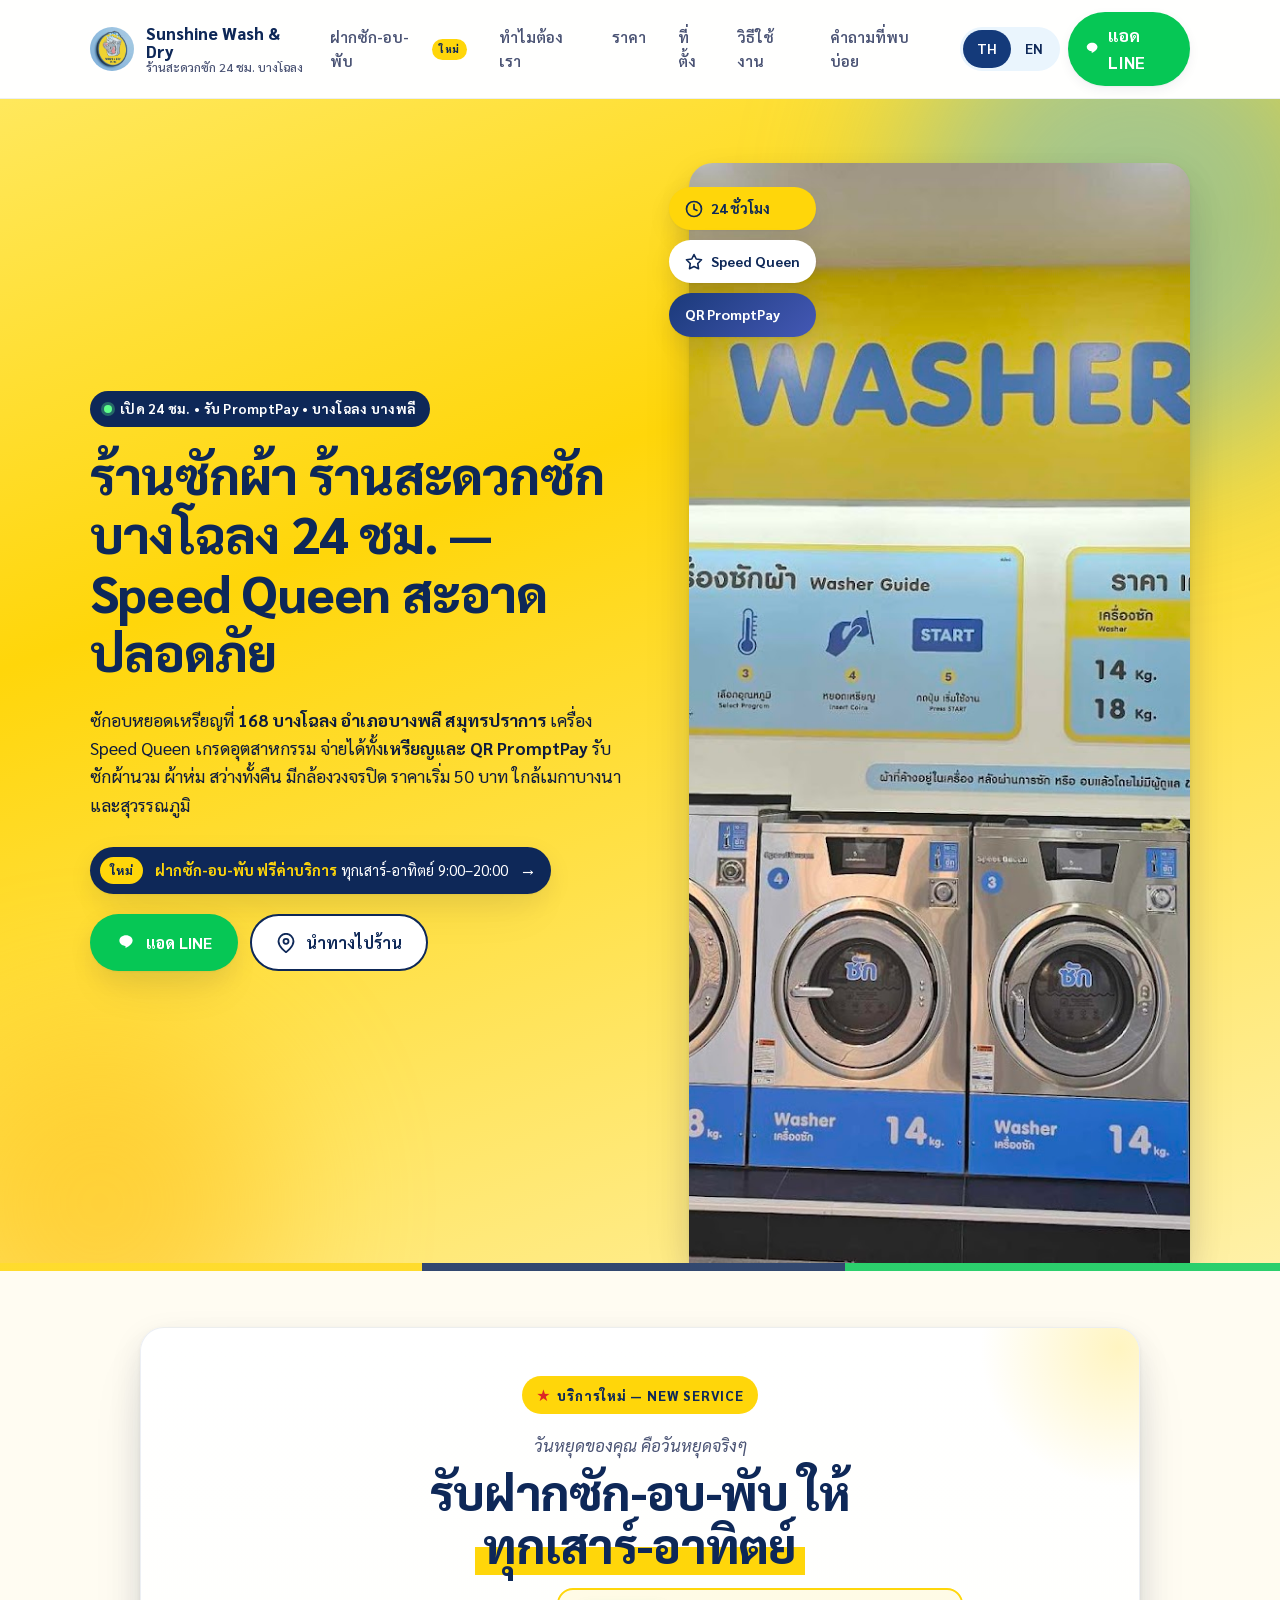
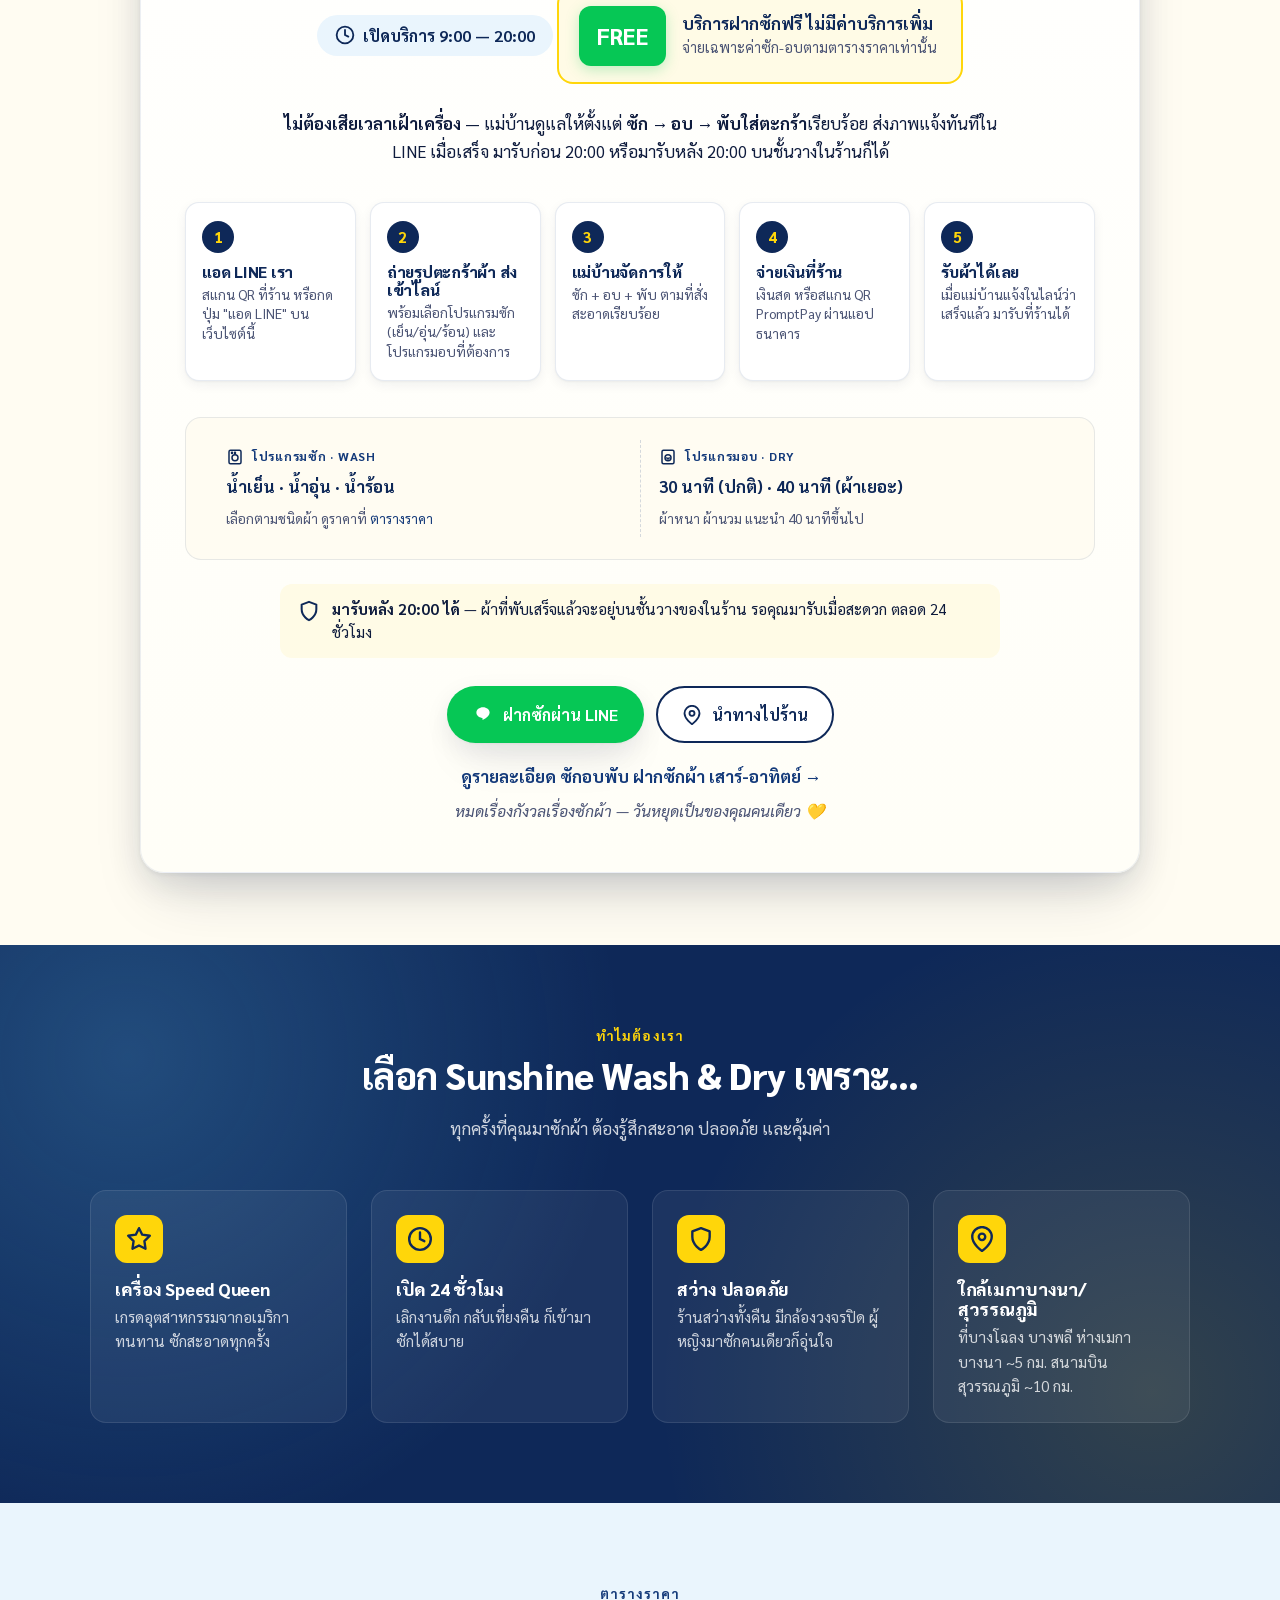
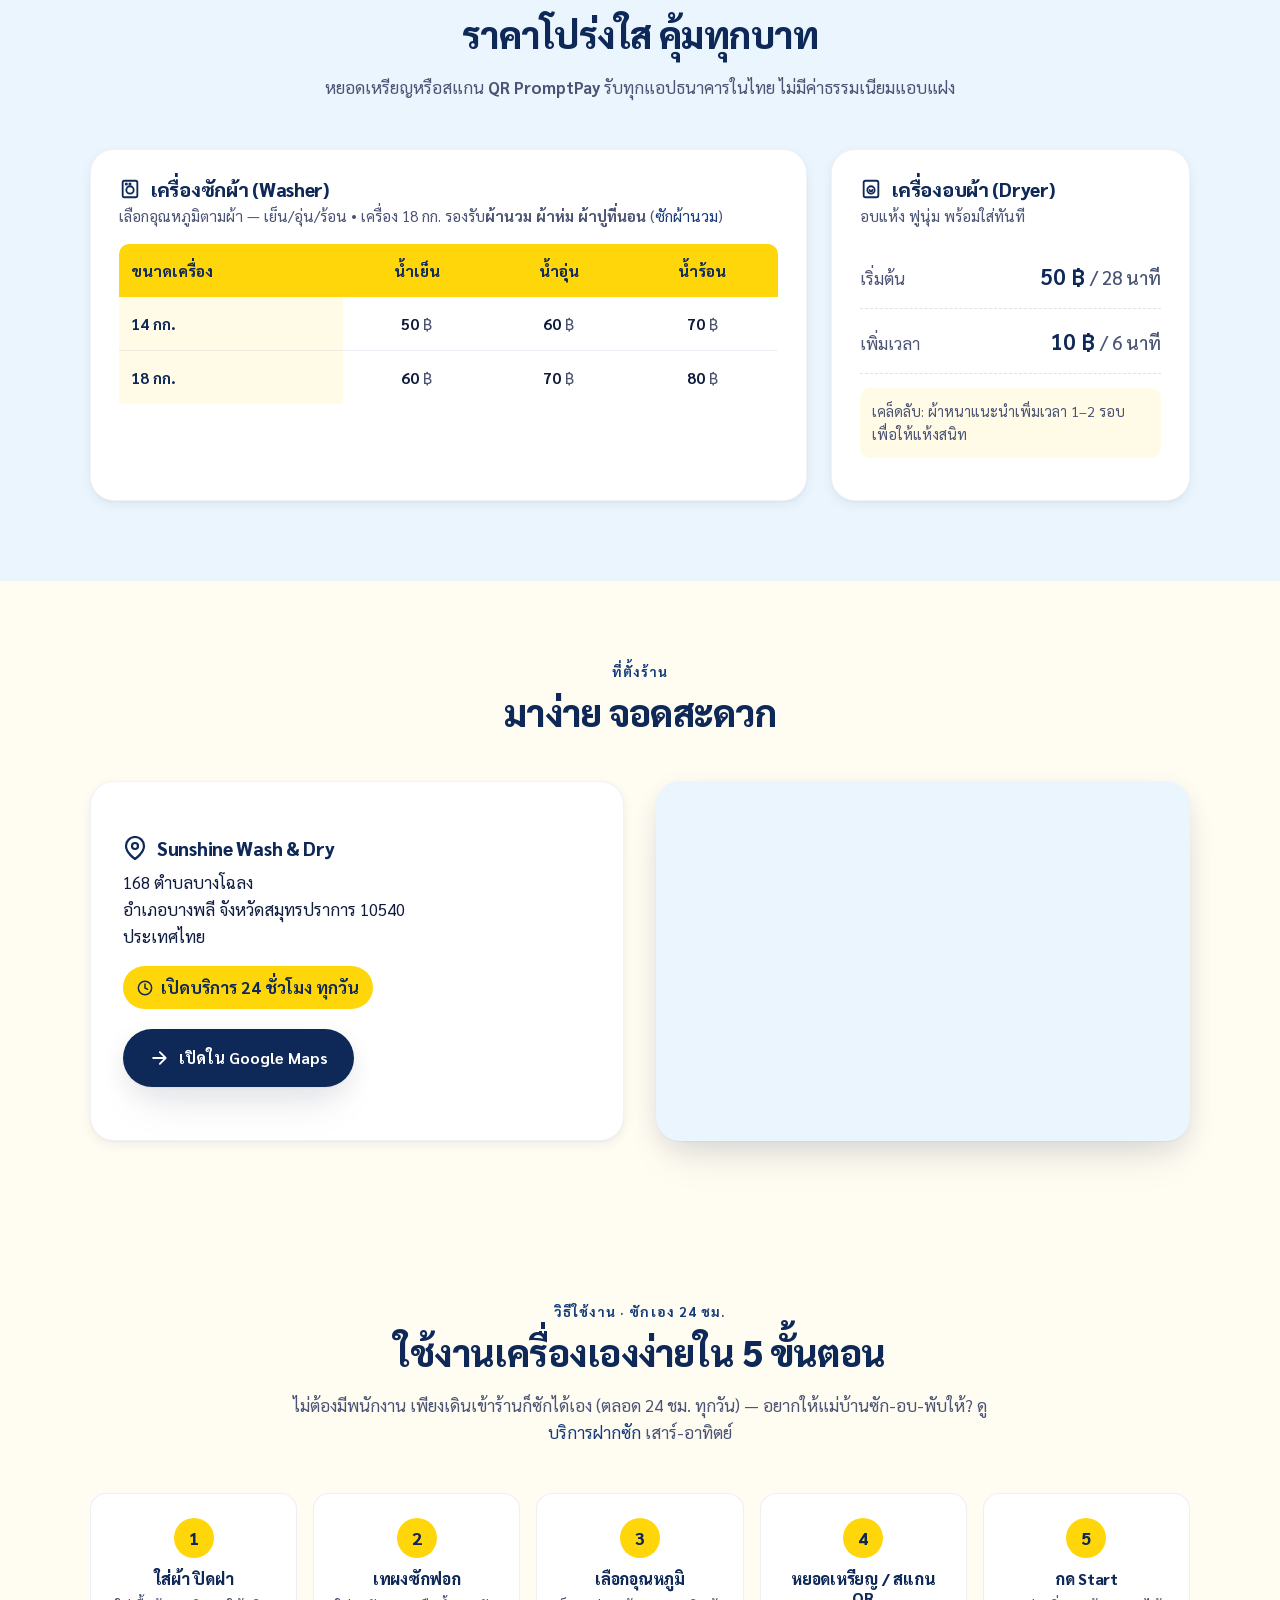
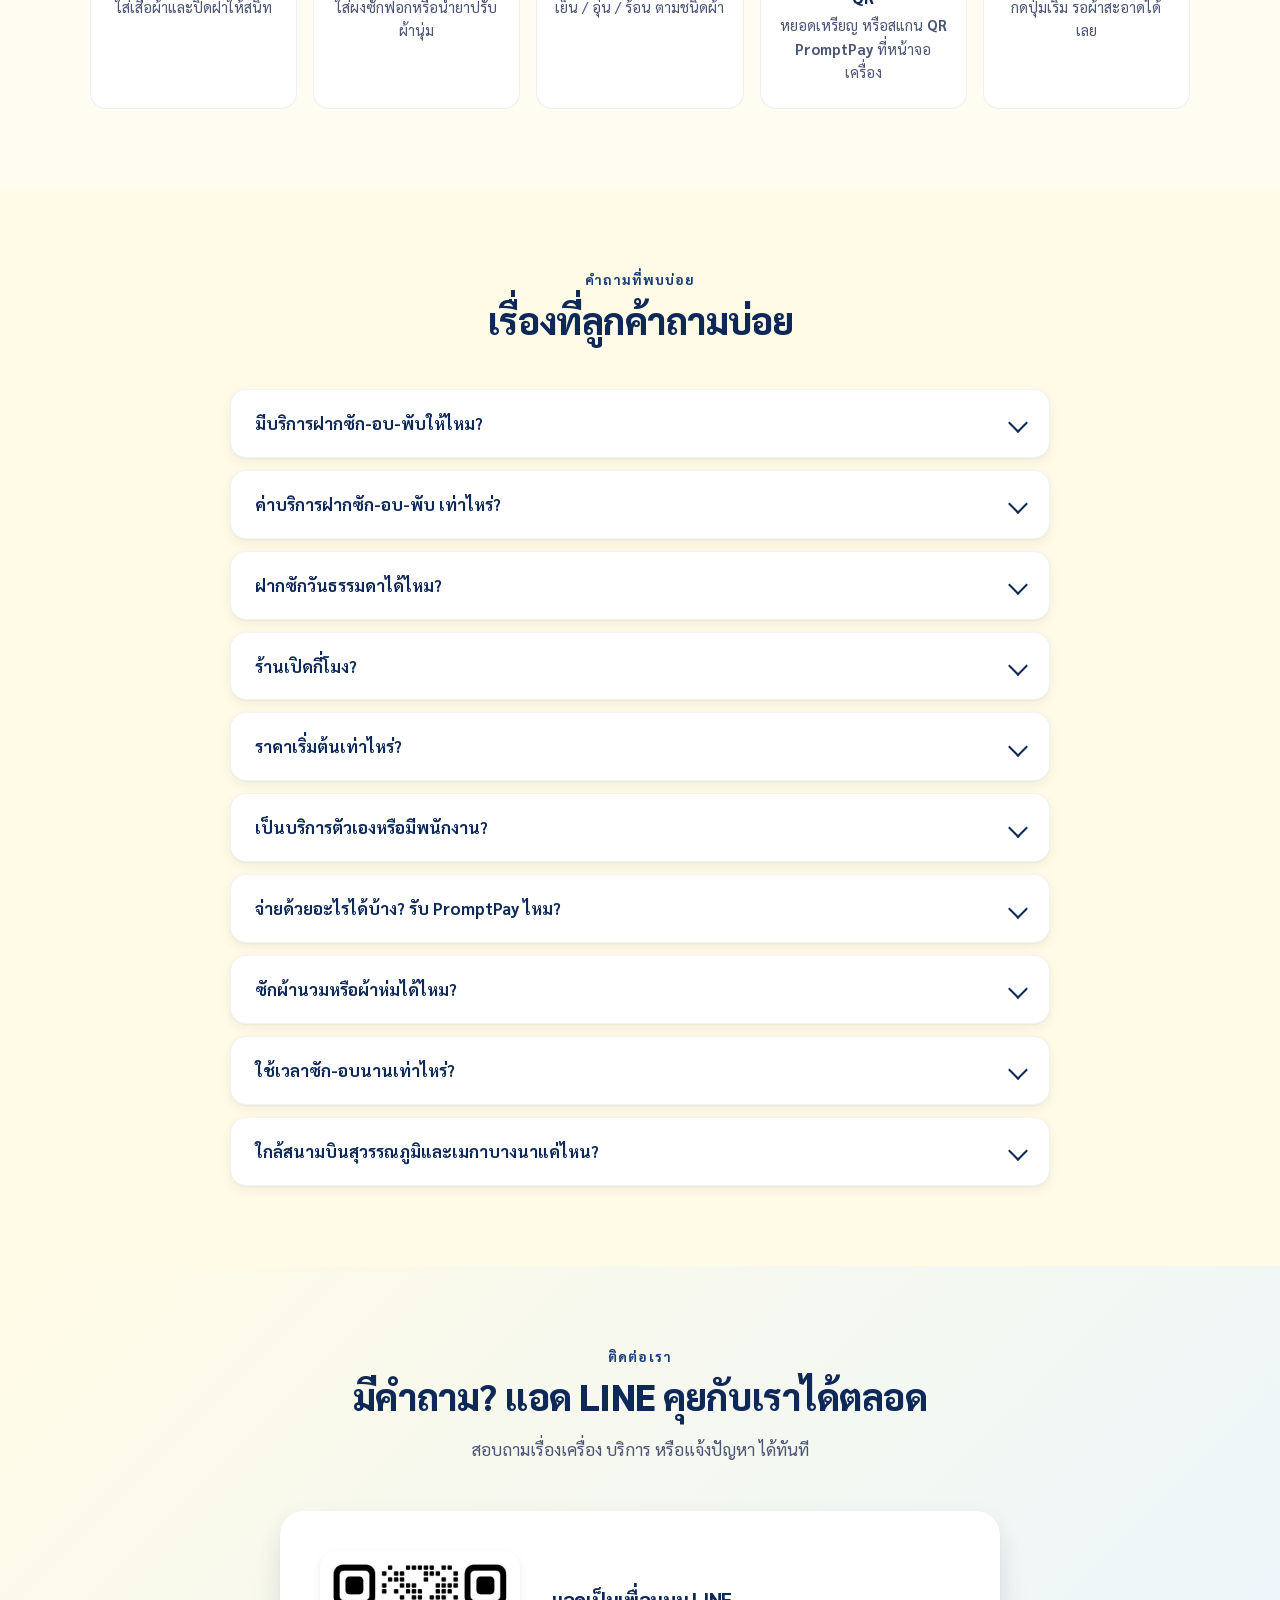
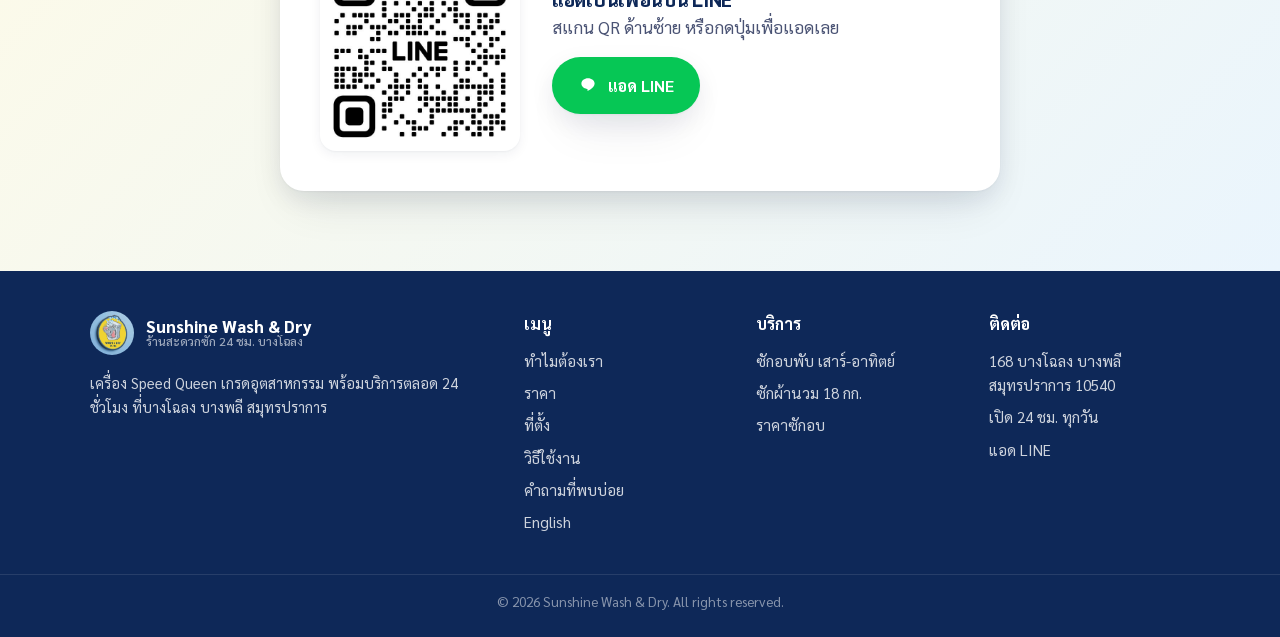
<file: index.html>
<!doctype html>
<html lang="th">
<head>
  <meta charset="utf-8" />
  <meta name="viewport" content="width=device-width, initial-scale=1" />
  <meta name="google-site-verification" content="toeO4LQ3YXc5HGexnGvo4_FJbE0k5Vt2F5JPIc_Sjeg" />
  <meta name="msvalidate.01" content="474941F1CA3A9D814A06816D40AA5BF1" />

  <title>ร้านซักผ้า ร้านสะดวกซัก บางโฉลง บางพลี 24 ชม. | Sunshine</title>
  <meta name="description" content="ร้านซักผ้าหยอดเหรียญ ร้านสะดวกซัก 24 ชม. บางโฉลง บางพลี Speed Queen เริ่ม 50 บาท จ่าย QR PromptPay ★ฝากซักอบพับ เสาร์-อาทิตย์ 9:00–20:00 ฟรีค่าบริการ" />
  <link rel="canonical" href="https://sunshine-wash-and-dry.cclaundrysystem.com/" />
  <link rel="alternate" hreflang="th" href="https://sunshine-wash-and-dry.cclaundrysystem.com/" />
  <link rel="alternate" hreflang="en" href="https://sunshine-wash-and-dry.cclaundrysystem.com/en/" />
  <link rel="alternate" hreflang="x-default" href="https://sunshine-wash-and-dry.cclaundrysystem.com/" />

  <!-- Geo signals for local SEO -->
  <meta name="geo.region" content="TH-11" />
  <meta name="geo.placename" content="Bang Phli, Samut Prakan" />
  <meta name="geo.position" content="13.6250433;100.726129" />
  <meta name="ICBM" content="13.6250433, 100.726129" />

  <!-- Open Graph -->
  <meta property="og:type" content="business.business" />
  <meta property="og:locale" content="th_TH" />
  <meta property="og:locale:alternate" content="en_US" />
  <meta property="og:title" content="ร้านสะดวกซัก บางโฉลง 24 ชม. ★ ฝากซัก-อบ-พับ ฟรี เสาร์-อาทิตย์ — Sunshine" />
  <meta property="og:description" content="ใหม่! บริการฝากซัก-อบ-พับ ทุกเสาร์-อาทิตย์ 9:00–20:00 ฟรีค่าบริการ จ่ายเฉพาะค่าซัก-อบ • เครื่อง Speed Queen 24 ชม. บางโฉลง บางพลี รับ QR PromptPay ใกล้เมกาบางนา/สุวรรณภูมิ" />
  <meta property="og:url" content="https://sunshine-wash-and-dry.cclaundrysystem.com/" />
  <meta property="og:image" content="https://sunshine-wash-and-dry.cclaundrysystem.com/assets/storefront.jpg" />
  <meta property="og:image:width" content="1500" />
  <meta property="og:image:height" content="1100" />
  <meta property="og:site_name" content="Sunshine Wash & Dry" />

  <meta name="twitter:card" content="summary_large_image" />
  <meta name="twitter:title" content="ร้านสะดวกซัก บางโฉลง 24 ชม. ★ ฝากซัก-อบ-พับ ฟรี เสาร์-อาทิตย์" />
  <meta name="twitter:description" content="ซักอบหยอดเหรียญ 24 ชม. + บริการฝากซัก-อบ-พับ ฟรีค่าบริการ เสาร์-อาทิตย์ 9:00–20:00 บางโฉลง บางพลี สมุทรปราการ" />
  <meta name="twitter:image" content="https://sunshine-wash-and-dry.cclaundrysystem.com/assets/storefront.jpg" />

  <meta name="theme-color" content="#FFD60A" />
  <link rel="icon" type="image/jpeg" href="/assets/logo.jpg" />
  <link rel="apple-touch-icon" href="/assets/logo.jpg" />

  <!-- Fonts: preload to avoid render-blocking -->
  <link rel="preconnect" href="https://fonts.googleapis.com">
  <link rel="preconnect" href="https://fonts.gstatic.com" crossorigin>
  <link rel="preload" as="style" href="https://fonts.googleapis.com/css2?family=Sarabun:wght@400;600;700;800&display=swap" onload="this.onload=null;this.rel='stylesheet'">
  <noscript><link rel="stylesheet" href="https://fonts.googleapis.com/css2?family=Sarabun:wght@400;600;700;800&display=swap"></noscript>

  <link rel="stylesheet" href="/styles.css" />

  <!-- LocalBusiness JSON-LD -->
  <script type="application/ld+json">
  {
    "@context": "https://schema.org",
    "@type": "DryCleaningOrLaundry",
    "@id": "https://sunshine-wash-and-dry.cclaundrysystem.com/#business",
    "name": "Sunshine Wash & Dry",
    "alternateName": "ร้านสะดวกซัก Sunshine Wash & Dry บางโฉลง",
    "description": "ร้านสะดวกซักหยอดเหรียญ 24 ชั่วโมง ย่านบางโฉลง อำเภอบางพลี จังหวัดสมุทรปราการ เครื่องซักและอบ Speed Queen เกรดอุตสาหกรรม รับซักผ้านวม ผ้าห่ม สะอาด ปลอดภัย จ่ายเหรียญหรือ QR PromptPay ใกล้เมกาบางนาและสนามบินสุวรรณภูมิ บริการใหม่ ฝากซัก-อบ-พับ (Wash Dry Fold) ทุกเสาร์-อาทิตย์ 9:00-20:00 ฟรีค่าบริการ จ่ายเฉพาะค่าซัก-อบเท่านั้น",
    "image": "https://sunshine-wash-and-dry.cclaundrysystem.com/assets/storefront.jpg",
    "logo": "https://sunshine-wash-and-dry.cclaundrysystem.com/assets/logo.jpg",
    "url": "https://sunshine-wash-and-dry.cclaundrysystem.com/",
    "priceRange": "฿50–฿80",
    "currenciesAccepted": "THB",
    "paymentAccepted": "Cash, Coins, PromptPay, QR Code",
    "knowsLanguage": ["th", "en"],
    "address": {
      "@type": "PostalAddress",
      "streetAddress": "168 Bang Chalong",
      "addressLocality": "Bang Phli",
      "addressRegion": "Samut Prakan",
      "postalCode": "10540",
      "addressCountry": "TH"
    },
    "geo": {
      "@type": "GeoCoordinates",
      "latitude": 13.6250433,
      "longitude": 100.726129
    },
    "hasMap": "https://maps.app.goo.gl/qasTNTg1pb59pZQq6",
    "areaServed": [
      { "@type": "Place", "name": "บางโฉลง" },
      { "@type": "Place", "name": "บางพลี" },
      { "@type": "Place", "name": "ราชาเทวะ" },
      { "@type": "Place", "name": "เมกาบางนา" },
      { "@type": "Place", "name": "บางนา-ตราด" },
      { "@type": "Place", "name": "สนามบินสุวรรณภูมิ" },
      { "@type": "AdministrativeArea", "name": "Samut Prakan" }
    ],
    "openingHoursSpecification": [{
      "@type": "OpeningHoursSpecification",
      "dayOfWeek": ["Monday","Tuesday","Wednesday","Thursday","Friday","Saturday","Sunday"],
      "opens": "00:00",
      "closes": "23:59"
    }],
    "contactPoint": [
      {
        "@type": "ContactPoint",
        "contactType": "customer service",
        "url": "https://lin.ee/V77IMtH",
        "availableLanguage": ["th","en"]
      }
    ],
    "sameAs": ["https://lin.ee/V77IMtH", "https://maps.app.goo.gl/qasTNTg1pb59pZQq6"],
    "hasOfferCatalog": {
      "@type": "OfferCatalog",
      "name": "Self-service laundry",
      "itemListElement": [
        { "@type": "Offer", "name": "เครื่องซักผ้า 14 กก. (น้ำเย็น)", "price": "50", "priceCurrency": "THB" },
        { "@type": "Offer", "name": "เครื่องซักผ้า 14 กก. (น้ำอุ่น)", "price": "60", "priceCurrency": "THB" },
        { "@type": "Offer", "name": "เครื่องซักผ้า 14 กก. (น้ำร้อน)", "price": "70", "priceCurrency": "THB" },
        { "@type": "Offer", "name": "เครื่องซักผ้า 18 กก. (น้ำเย็น)", "price": "60", "priceCurrency": "THB" },
        { "@type": "Offer", "name": "เครื่องซักผ้า 18 กก. (น้ำอุ่น)", "price": "70", "priceCurrency": "THB" },
        { "@type": "Offer", "name": "เครื่องซักผ้า 18 กก. (น้ำร้อน)", "price": "80", "priceCurrency": "THB" },
        { "@type": "Offer", "name": "เครื่องอบผ้า 28 นาที", "price": "50", "priceCurrency": "THB" },
        {
          "@type": "Offer",
          "name": "บริการฝากซัก-อบ-พับ (Drop-off Wash Dry Fold) เสาร์-อาทิตย์",
          "description": "ฝากซัก-อบ-พับผ่าน LINE ทุกเสาร์-อาทิตย์ 9:00-20:00 ฟรีค่าบริการ ไม่มีค่าบริการเพิ่ม จ่ายเฉพาะค่าซัก-อบตามตารางราคาเท่านั้น",
          "price": "0",
          "priceCurrency": "THB",
          "availability": "https://schema.org/InStock",
          "availableAtOrFrom": {
            "@type": "Place",
            "name": "Sunshine Wash & Dry",
            "address": "168 บางโฉลง บางพลี สมุทรปราการ 10540"
          }
        }
      ]
    },
    "makesOffer": [{
      "@type": "Offer",
      "name": "บริการฝากซัก-อบ-พับ ฟรีค่าบริการ ทุกเสาร์-อาทิตย์",
      "description": "ฝากซัก-อบ-พับ (Wash Dry Fold) ทุกเสาร์-อาทิตย์ 9:00-20:00 ฟรีค่าบริการ ส่งผ่าน LINE",
      "itemOffered": {
        "@type": "Service",
        "name": "บริการฝากซัก-อบ-พับ (Drop-off Wash, Dry & Fold)",
        "alternateName": ["รับฝากซัก-อบ-พับ", "Wash Dry Fold Service", "Drop-off Laundry", "ซักอบพับ"],
        "description": "บริการฝากซัก-อบ-พับให้ฟรีค่าบริการ เปิดทุกเสาร์-อาทิตย์ 9:00-20:00 ลูกค้าส่งภาพตะกร้าผ้าผ่าน LINE เลือกโปรแกรม แม่บ้านจะซัก อบ และพับให้เรียบร้อย แจ้งกลับใน LINE เมื่อเสร็จ",
        "areaServed": [
          { "@type": "Place", "name": "บางโฉลง" },
          { "@type": "Place", "name": "บางพลี" },
          { "@type": "Place", "name": "ราชาเทวะ" },
          { "@type": "Place", "name": "เมกาบางนา" }
        ],
        "hoursAvailable": [{
          "@type": "OpeningHoursSpecification",
          "dayOfWeek": ["Saturday", "Sunday"],
          "opens": "09:00",
          "closes": "20:00"
        }]
      }
    }]
  }
  </script>

  <script type="application/ld+json">
{
  "@context": "https://schema.org",
  "@type": "FAQPage",
  "mainEntity": [
    {
      "@type": "Question",
      "name": "มีบริการฝากซัก-อบ-พับให้ไหม?",
      "acceptedAnswer": {
        "@type": "Answer",
        "text": "มี — เปิดบริการ ฝากซัก-อบ-พับ (Wash Dry Fold) ทุกเสาร์-อาทิตย์ 9:00–20:00 ฟรีค่าบริการ จ่ายเฉพาะค่าซัก-อบเท่านั้น เพียง แอด LINE แล้วส่งรูปตะกร้าผ้าพร้อมเลือกโปรแกรม แม่บ้านจะดูแลซัก อบ พับให้เรียบร้อย แจ้งกลับใน LINE เมื่อเสร็จ มารับก่อน 20:00 หรือมารับหลัง 20:00 บนชั้นวางในร้านก็ได้ ดูรายละเอียดใน บริการฝากซัก"
      }
    },
    {
      "@type": "Question",
      "name": "ค่าบริการฝากซัก-อบ-พับ เท่าไหร่?",
      "acceptedAnswer": {
        "@type": "Answer",
        "text": "ฟรีค่าบริการรับฝากซัก-อบ-พับ ไม่มีค่าบริการเพิ่มเติม ลูกค้าจ่ายเฉพาะค่าใช้เครื่องซักและเครื่องอบตามตารางราคาเท่านั้น เริ่มต้น 50 บาทสำหรับเครื่องซัก 14 กก. น้ำเย็น และ 50 บาทสำหรับเครื่องอบ 28 นาที"
      }
    },
    {
      "@type": "Question",
      "name": "ฝากซักวันธรรมดาได้ไหม?",
      "acceptedAnswer": {
        "@type": "Answer",
        "text": "ปัจจุบันบริการฝากซัก-อบ-พับเปิดเฉพาะ เสาร์-อาทิตย์ เวลา 9:00–20:00 วันธรรมดา (จันทร์-ศุกร์) ร้านเปิดแบบบริการตัวเองหยอดเหรียญและ QR PromptPay ตลอด 24 ชั่วโมง"
      }
    },
    {
      "@type": "Question",
      "name": "ร้านเปิดกี่โมง?",
      "acceptedAnswer": {
        "@type": "Answer",
        "text": "เปิดให้บริการ 24 ชั่วโมง ทุกวัน ไม่มีวันหยุด สามารถเดินเข้ามาใช้เครื่องซัก-อบเองได้ตลอดเวลา ส่วน บริการฝากซัก-อบ-พับเปิดเฉพาะเสาร์-อาทิตย์ 9:00–20:00"
      }
    },
    {
      "@type": "Question",
      "name": "ราคาเริ่มต้นเท่าไหร่?",
      "acceptedAnswer": {
        "@type": "Answer",
        "text": "เครื่องซักผ้า 14 กก. น้ำเย็น เริ่มต้น 50 บาท เครื่องอบผ้า 50 บาทต่อ 28 นาที บริการฝากซัก-อบ-พับเสาร์-อาทิตย์ ฟรีค่าบริการ ดูตารางราคาเต็มในส่วน ราคา"
      }
    },
    {
      "@type": "Question",
      "name": "เป็นบริการตัวเองหรือมีพนักงาน?",
      "acceptedAnswer": {
        "@type": "Answer",
        "text": "วันธรรมดาเป็นบริการตัวเอง 100% ตลอด 24 ชั่วโมง — เพียงเดินเข้าร้าน ใส่ผ้า เลือกโปรแกรม จ่ายด้วยเหรียญหรือ QR PromptPay เสาร์-อาทิตย์ 9:00–20:00 มีแม่บ้านให้บริการ ฝากซัก-อบ-พับ ฟรีค่าบริการ หากมีปัญหา แอด LINE สอบถามได้ตลอด"
      }
    },
    {
      "@type": "Question",
      "name": "จ่ายด้วยอะไรได้บ้าง? รับ PromptPay ไหม?",
      "acceptedAnswer": {
        "@type": "Answer",
        "text": "รับทั้ง หยอดเหรียญ (5 และ 10 บาท) และ สแกนจ่าย QR PromptPay ผ่านแอปธนาคารทุกธนาคารในไทย ไม่ต้องพกเหรียญหนักกระเป๋าอีกต่อไป"
      }
    },
    {
      "@type": "Question",
      "name": "ซักผ้านวมหรือผ้าห่มได้ไหม?",
      "acceptedAnswer": {
        "@type": "Answer",
        "text": "ได้ แนะนำใช้เครื่องขนาด 18 กก. สำหรับผ้านวมและผ้าห่ม เพื่อให้สะอาดและกระจายตัวได้ดี ดูวิธีและราคาที่หน้า ซักผ้านวม"
      }
    },
    {
      "@type": "Question",
      "name": "ใช้เวลาซัก-อบนานเท่าไหร่?",
      "acceptedAnswer": {
        "@type": "Answer",
        "text": "ซักประมาณ 30–45 นาที อบ 28 นาทีต่อรอบ (เพิ่มเวลา 6 นาที 10 บาท) รวมประมาณ 1 ชั่วโมงเศษก็ได้ผ้าหอมสะอาดพร้อมใส่"
      }
    },
    {
      "@type": "Question",
      "name": "ใกล้สนามบินสุวรรณภูมิและเมกาบางนาแค่ไหน?",
      "acceptedAnswer": {
        "@type": "Answer",
        "text": "ร้านอยู่ที่บางโฉลง อำเภอบางพลี ห่างเมกาบางนาประมาณ 5 กม. (ขับรถ 10 นาที) ห่างสนามบินสุวรรณภูมิประมาณ 10 กม. (15 นาที) สะดวกสำหรับนักเดินทาง พนักงานสายการบิน และคนทำงานย่านบางนา-ตราด"
      }
    }
  ]
}
  </script>
</head>
<body>

<!-- SVG sprite (defined once, reused via <use>) -->
<svg class="icon-svg" xmlns="http://www.w3.org/2000/svg" aria-hidden="true">
  <symbol id="i-line" viewBox="0 0 24 24"><path fill="currentColor" d="M19.952 9.114c0-3.553-3.563-6.444-7.946-6.444-4.382 0-7.945 2.891-7.945 6.444 0 3.184 2.825 5.85 6.64 6.355.259.056.61.17.7.39.08.2.052.512.026.715l-.114.683c-.034.2-.16.789.69.43.85-.358 4.587-2.704 6.255-4.628 1.151-1.262 1.694-2.541 1.694-3.945z"/></symbol>
  <symbol id="i-clock" viewBox="0 0 24 24" fill="none" stroke="currentColor" stroke-width="2.2" stroke-linecap="round"><circle cx="12" cy="12" r="10"/><path d="M12 6v6l4 2"/></symbol>
  <symbol id="i-pin" viewBox="0 0 24 24" fill="none" stroke="currentColor" stroke-width="2.2" stroke-linecap="round" stroke-linejoin="round"><path d="M21 10c0 7-9 13-9 13S3 17 3 10a9 9 0 1 1 18 0z"/><circle cx="12" cy="10" r="3"/></symbol>
  <symbol id="i-star" viewBox="0 0 24 24" fill="none" stroke="currentColor" stroke-width="2.2" stroke-linecap="round" stroke-linejoin="round"><path d="M12 2l3 6 7 1-5 5 1 7-6-3-6 3 1-7-5-5 7-1 3-6z"/></symbol>
  <symbol id="i-shield" viewBox="0 0 24 24" fill="none" stroke="currentColor" stroke-width="2.2" stroke-linecap="round" stroke-linejoin="round"><path d="M12 22s8-4 8-12V5l-8-3-8 3v5c0 8 8 12 8 12z"/></symbol>
  <symbol id="i-arrow" viewBox="0 0 24 24" fill="none" stroke="currentColor" stroke-width="2.2" stroke-linecap="round" stroke-linejoin="round"><path d="M5 12h14M13 5l7 7-7 7"/></symbol>
  <symbol id="i-menu" viewBox="0 0 24 24" fill="none" stroke="currentColor" stroke-width="2.4" stroke-linecap="round"><path d="M4 6h16M4 12h16M4 18h16"/></symbol>
  <symbol id="i-phone" viewBox="0 0 24 24" fill="none" stroke="currentColor" stroke-width="2.2" stroke-linecap="round" stroke-linejoin="round"><path d="M22 16.92v3a2 2 0 0 1-2.18 2 19.79 19.79 0 0 1-8.63-3.07 19.5 19.5 0 0 1-6-6 19.79 19.79 0 0 1-3.07-8.67A2 2 0 0 1 4.11 2h3a2 2 0 0 1 2 1.72 12.84 12.84 0 0 0 .7 2.81 2 2 0 0 1-.45 2.11L8.09 9.91a16 16 0 0 0 6 6l1.27-1.27a2 2 0 0 1 2.11-.45 12.84 12.84 0 0 0 2.81.7A2 2 0 0 1 22 16.92z"/></symbol>
  <symbol id="i-washer" viewBox="0 0 24 24" fill="none" stroke="currentColor" stroke-width="2" stroke-linecap="round" stroke-linejoin="round"><rect x="4" y="3" width="16" height="18" rx="2"/><circle cx="12" cy="13" r="4"/><circle cx="8" cy="6.5" r=".7" fill="currentColor"/><circle cx="12" cy="6.5" r=".7" fill="currentColor"/></symbol>
  <symbol id="i-dryer" viewBox="0 0 24 24" fill="none" stroke="currentColor" stroke-width="2" stroke-linecap="round" stroke-linejoin="round"><rect x="4" y="3" width="16" height="18" rx="2"/><circle cx="12" cy="13" r="4"/><path d="M10.5 13a1.5 1.5 0 0 0 3 0"/></symbol>
</svg>

<header class="site-header">
  <div class="container">
    <a class="brand" href="/" aria-label="Sunshine Wash & Dry หน้าแรก">
      <img src="/assets/logo.jpg" alt="โลโก้ Sunshine Wash & Dry ร้านสะดวกซัก บางโฉลง" width="44" height="44" />
      <div class="brand-name">Sunshine Wash & Dry<small>ร้านสะดวกซัก 24 ชม. บางโฉลง</small></div>
    </a>

    <nav class="nav" aria-label="เมนูหลัก">
      <div class="nav-links">
        <a href="#dropoff" class="nav-new">ฝากซัก-อบ-พับ <span class="new-dot" aria-label="ใหม่">ใหม่</span></a>
        <a href="#why">ทำไมต้องเรา</a>
        <a href="#pricing">ราคา</a>
        <a href="#location">ที่ตั้ง</a>
        <a href="#how">วิธีใช้งาน</a>
        <a href="#faq">คำถามที่พบบ่อย</a>
      </div>
      <div class="nav-cta-wrap">
        <div class="lang-switch" role="group" aria-label="เลือกภาษา">
          <a href="/" class="is-active" hreflang="th">TH</a>
          <a href="/en/" hreflang="en">EN</a>
        </div>
        <a class="cta-line" href="https://lin.ee/V77IMtH" target="_blank" rel="noopener">
          <svg aria-hidden="true"><use href="#i-line"/></svg>
          แอด LINE
        </a>
        <button class="menu-toggle" aria-label="เปิดเมนู" aria-expanded="false">
          <svg aria-hidden="true"><use href="#i-menu"/></svg>
        </button>
      </div>
    </nav>
  </div>
</header>

<main>
  <!-- HERO -->
  <section class="hero">
    <div class="container">
      <div class="hero-content">
        <span class="eyebrow"><span class="dot"></span> เปิด 24 ชม. • รับ PromptPay • บางโฉลง บางพลี</span>
        <h1>ร้านซักผ้า ร้านสะดวกซัก <span class="nw">บางโฉลง</span> 24 ชม. — Speed Queen สะอาด ปลอดภัย</h1>
        <p class="lead">ซักอบหยอดเหรียญที่ <strong>168 บางโฉลง อำเภอบางพลี สมุทรปราการ</strong> เครื่อง Speed Queen เกรดอุตสาหกรรม จ่ายได้ทั้ง<strong>เหรียญและ QR PromptPay</strong> รับซักผ้านวม ผ้าห่ม สว่างทั้งคืน มีกล้องวงจรปิด ราคาเริ่ม 50 บาท ใกล้เมกาบางนาและสุวรรณภูมิ</p>
        <a class="hero-promo" href="#dropoff">
          <span class="promo-badge">ใหม่</span>
          <span class="promo-msg"><strong>ฝากซัก-อบ-พับ ฟรีค่าบริการ</strong> ทุกเสาร์-อาทิตย์ 9:00–20:00</span>
          <span class="promo-arrow" aria-hidden="true">→</span>
        </a>
        <div class="hero-ctas">
          <a class="btn btn-line" href="https://lin.ee/V77IMtH" target="_blank" rel="noopener">
            <svg aria-hidden="true"><use href="#i-line"/></svg>
            แอด LINE
          </a>
          <a class="btn btn-outline" href="#location">
            <svg aria-hidden="true"><use href="#i-pin"/></svg>
            นำทางไปร้าน
          </a>
        </div>
      </div>

      <div class="hero-image">
        <div class="hero-badges">
          <span class="badge yellow"><svg aria-hidden="true"><use href="#i-clock"/></svg>24 ชั่วโมง</span>
          <span class="badge"><svg aria-hidden="true"><use href="#i-star"/></svg>Speed Queen</span>
          <span class="badge promptpay">QR PromptPay</span>
        </div>
        <img src="/assets/storefront.jpg" alt="เครื่องซักผ้า Speed Queen ภายในร้าน Sunshine Wash & Dry บางโฉลง บางพลี" width="1500" height="1100" loading="eager" fetchpriority="high" />
      </div>
    </div>
  </section>

  <!-- DROP-OFF SERVICE (new feature — wash/dry/fold, weekends) -->
  <section id="dropoff" class="dropoff" aria-labelledby="dropoff-h">
    <div class="container">
      <div class="dropoff-card">
        <span class="dropoff-newtag"><span class="newtag-star">★</span> บริการใหม่ — New Service</span>
        <p class="dropoff-quote">วันหยุดของคุณ คือวันหยุดจริงๆ</p>
        <h2 id="dropoff-h">
          รับฝากซัก-อบ-พับ ให้<br>
          <span class="dropoff-hl">ทุกเสาร์-อาทิตย์</span>
        </h2>
        <div class="dropoff-hours">
          <svg width="20" height="20" aria-hidden="true"><use href="#i-clock"/></svg>
          เปิดบริการ 9:00 — 20:00
        </div>

        <div class="dropoff-free">
          <span class="free-pill">FREE</span>
          <div class="free-body">
            <strong>บริการฝากซักฟรี ไม่มีค่าบริการเพิ่ม</strong>
            <small>จ่ายเฉพาะค่าซัก-อบตามตารางราคาเท่านั้น</small>
          </div>
        </div>

        <p class="dropoff-pitch">
          <strong>ไม่ต้องเสียเวลาเฝ้าเครื่อง</strong> — แม่บ้านดูแลให้ตั้งแต่ <strong>ซัก → อบ → พับใส่ตะกร้า</strong>เรียบร้อย ส่งภาพแจ้งทันทีใน LINE เมื่อเสร็จ มารับก่อน 20:00 หรือมารับหลัง 20:00 บนชั้นวางในร้านก็ได้
        </p>

        <div class="dropoff-steps">
          <div class="dropoff-step">
            <span class="num">1</span>
            <h3>แอด LINE เรา</h3>
            <p>สแกน QR ที่ร้าน หรือกดปุ่ม "แอด LINE" บนเว็บไซต์นี้</p>
          </div>
          <div class="dropoff-step">
            <span class="num">2</span>
            <h3>ถ่ายรูปตะกร้าผ้า ส่งเข้าไลน์</h3>
            <p>พร้อมเลือกโปรแกรมซัก (เย็น/อุ่น/ร้อน) และโปรแกรมอบที่ต้องการ</p>
          </div>
          <div class="dropoff-step">
            <span class="num">3</span>
            <h3>แม่บ้านจัดการให้</h3>
            <p>ซัก + อบ + พับ ตามที่สั่ง สะอาดเรียบร้อย</p>
          </div>
          <div class="dropoff-step">
            <span class="num">4</span>
            <h3>จ่ายเงินที่ร้าน</h3>
            <p>เงินสด หรือสแกน QR PromptPay ผ่านแอปธนาคาร</p>
          </div>
          <div class="dropoff-step">
            <span class="num">5</span>
            <h3>รับผ้าได้เลย</h3>
            <p>เมื่อแม่บ้านแจ้งในไลน์ว่าเสร็จแล้ว มารับที่ร้านได้</p>
          </div>
        </div>

        <div class="dropoff-menu">
          <div class="menu-col">
            <span class="menu-label"><svg width="18" height="18" aria-hidden="true"><use href="#i-washer"/></svg> โปรแกรมซัก · WASH</span>
            <strong>น้ำเย็น · น้ำอุ่น · น้ำร้อน</strong>
            <small>เลือกตามชนิดผ้า ดูราคาที่ <a href="#pricing">ตารางราคา</a></small>
          </div>
          <div class="menu-col">
            <span class="menu-label"><svg width="18" height="18" aria-hidden="true"><use href="#i-dryer"/></svg> โปรแกรมอบ · DRY</span>
            <strong>30 นาที (ปกติ) · 40 นาที (ผ้าเยอะ)</strong>
            <small>ผ้าหนา ผ้านวม แนะนำ 40 นาทีขึ้นไป</small>
          </div>
        </div>

        <div class="dropoff-late">
          <svg width="22" height="22" aria-hidden="true"><use href="#i-shield"/></svg>
          <p><strong>มารับหลัง 20:00 ได้</strong> — ผ้าที่พับเสร็จแล้วจะอยู่บนชั้นวางของในร้าน รอคุณมารับเมื่อสะดวก ตลอด 24 ชั่วโมง</p>
        </div>

        <div class="dropoff-ctas">
          <a class="btn btn-line" href="https://lin.ee/V77IMtH" target="_blank" rel="noopener">
            <svg aria-hidden="true"><use href="#i-line"/></svg>
            ฝากซักผ่าน LINE
          </a>
          <a class="btn btn-outline" href="https://maps.app.goo.gl/qasTNTg1pb59pZQq6" target="_blank" rel="noopener">
            <svg aria-hidden="true"><use href="#i-pin"/></svg>
            นำทางไปร้าน
          </a>
        </div>

        <p class="dropoff-more"><a href="/wash-dry-fold/">ดูรายละเอียด ซักอบพับ ฝากซักผ้า เสาร์-อาทิตย์ →</a></p>

        <p class="dropoff-foot">หมดเรื่องกังวลเรื่องซักผ้า — วันหยุดเป็นของคุณคนเดียว 💛</p>
      </div>
    </div>
  </section>

  <!-- WHY US (moved up — trust before mechanics) -->
  <section id="why" class="why">
    <div class="container">
      <div class="section-head">
        <div class="kicker">ทำไมต้องเรา</div>
        <h2>เลือก Sunshine Wash & Dry เพราะ…</h2>
        <p>ทุกครั้งที่คุณมาซักผ้า ต้องรู้สึกสะอาด ปลอดภัย และคุ้มค่า</p>
      </div>
      <div class="why-grid">
        <div class="feature">
          <div class="icon"><svg aria-hidden="true"><use href="#i-star"/></svg></div>
          <h3>เครื่อง Speed Queen</h3>
          <p>เกรดอุตสาหกรรมจากอเมริกา ทนทาน ซักสะอาดทุกครั้ง</p>
        </div>
        <div class="feature">
          <div class="icon"><svg aria-hidden="true"><use href="#i-clock"/></svg></div>
          <h3>เปิด 24 ชั่วโมง</h3>
          <p>เลิกงานดึก กลับเที่ยงคืน ก็เข้ามาซักได้สบาย</p>
        </div>
        <div class="feature">
          <div class="icon"><svg aria-hidden="true"><use href="#i-shield"/></svg></div>
          <h3>สว่าง ปลอดภัย</h3>
          <p>ร้านสว่างทั้งคืน มีกล้องวงจรปิด ผู้หญิงมาซักคนเดียวก็อุ่นใจ</p>
        </div>
        <div class="feature">
          <div class="icon"><svg aria-hidden="true"><use href="#i-pin"/></svg></div>
          <h3>ใกล้เมกาบางนา/สุวรรณภูมิ</h3>
          <p>ที่บางโฉลง บางพลี ห่างเมกาบางนา ~5 กม. สนามบินสุวรรณภูมิ ~10 กม.</p>
        </div>
      </div>
    </div>
  </section>

  <!-- PRICING -->
  <section id="pricing" class="pricing">
    <div class="container">
      <div class="section-head">
        <div class="kicker">ตารางราคา</div>
        <h2>ราคาโปร่งใส คุ้มทุกบาท</h2>
        <p>หยอดเหรียญหรือสแกน <strong>QR PromptPay</strong> รับทุกแอปธนาคารในไทย ไม่มีค่าธรรมเนียมแอบแฝง</p>
      </div>

      <div class="pricing-grid">
        <div class="price-card">
          <h3><svg width="22" height="22" aria-hidden="true"><use href="#i-washer"/></svg> เครื่องซักผ้า (Washer)</h3>
          <p class="sub">เลือกอุณหภูมิตามผ้า — เย็น/อุ่น/ร้อน • เครื่อง 18 กก. รองรับ<strong>ผ้านวม ผ้าห่ม ผ้าปูที่นอน</strong> (<a href="/comforter-wash/">ซักผ้านวม</a>)</p>
          <table class="price-table">
            <thead>
              <tr><th>ขนาดเครื่อง</th><th>น้ำเย็น</th><th>น้ำอุ่น</th><th>น้ำร้อน</th></tr>
            </thead>
            <tbody>
              <tr><td>14 กก.</td><td><span class="baht">50</span></td><td><span class="baht">60</span></td><td><span class="baht">70</span></td></tr>
              <tr><td>18 กก.</td><td><span class="baht">60</span></td><td><span class="baht">70</span></td><td><span class="baht">80</span></td></tr>
            </tbody>
          </table>
        </div>

        <div class="price-card dryer-card">
          <h3><svg width="22" height="22" aria-hidden="true"><use href="#i-dryer"/></svg> เครื่องอบผ้า (Dryer)</h3>
          <p class="sub">อบแห้ง ฟูนุ่ม พร้อมใส่ทันที</p>
          <div class="dryer-row">
            <span>เริ่มต้น</span>
            <strong>50 ฿ <small style="font-weight:500;color:var(--ink-soft);">/ 28 นาที</small></strong>
          </div>
          <div class="dryer-row">
            <span>เพิ่มเวลา</span>
            <strong>10 ฿ <small style="font-weight:500;color:var(--ink-soft);">/ 6 นาที</small></strong>
          </div>
          <p class="dryer-note">เคล็ดลับ: ผ้าหนาแนะนำเพิ่มเวลา 1–2 รอบ เพื่อให้แห้งสนิท</p>
        </div>
      </div>
    </div>
  </section>

  <!-- LOCATION -->
  <section id="location">
    <div class="container">
      <div class="section-head">
        <div class="kicker">ที่ตั้งร้าน</div>
        <h2>มาง่าย จอดสะดวก</h2>
      </div>

      <div class="location-grid">
        <div class="location-info">
          <h3><svg width="24" height="24" aria-hidden="true"><use href="#i-pin"/></svg> Sunshine Wash & Dry</h3>
          <p class="address">
            168 ตำบลบางโฉลง<br />
            อำเภอบางพลี จังหวัดสมุทรปราการ 10540<br />
            ประเทศไทย
          </p>
          <span class="hours"><svg width="16" height="16" aria-hidden="true"><use href="#i-clock"/></svg> เปิดบริการ 24 ชั่วโมง ทุกวัน</span>
          <div>
            <a class="btn btn-primary" href="https://maps.app.goo.gl/qasTNTg1pb59pZQq6" target="_blank" rel="noopener">
              <svg aria-hidden="true"><use href="#i-arrow"/></svg> เปิดใน Google Maps
            </a>
          </div>
        </div>
        <div class="map-embed">
          <iframe
            src="https://www.google.com/maps?q=13.6250433,100.726129+(Sunshine+Wash+%26+Dry)&output=embed"
            loading="lazy" referrerpolicy="no-referrer-when-downgrade"
            title="แผนที่ Sunshine Wash & Dry บางโฉลง บางพลี สมุทรปราการ"
            allowfullscreen></iframe>
        </div>
      </div>
    </div>
  </section>

  <!-- HOW IT WORKS -->
  <section id="how">
    <div class="container">
      <div class="section-head">
        <div class="kicker">วิธีใช้งาน · ซักเอง 24 ชม.</div>
        <h2>ใช้งานเครื่องเองง่ายใน 5 ขั้นตอน</h2>
        <p>ไม่ต้องมีพนักงาน เพียงเดินเข้าร้านก็ซักได้เอง (ตลอด 24 ชม. ทุกวัน) — อยากให้แม่บ้านซัก-อบ-พับให้? ดู <a href="#dropoff">บริการฝากซัก</a> เสาร์-อาทิตย์</p>
      </div>
      <div class="steps">
        <div class="step"><div class="step-num">1</div><h3>ใส่ผ้า ปิดฝา</h3><p>ใส่เสื้อผ้าและปิดฝาให้สนิท</p></div>
        <div class="step"><div class="step-num">2</div><h3>เทผงซักฟอก</h3><p>ใส่ผงซักฟอกหรือน้ำยาปรับผ้านุ่ม</p></div>
        <div class="step"><div class="step-num">3</div><h3>เลือกอุณหภูมิ</h3><p>เย็น / อุ่น / ร้อน ตามชนิดผ้า</p></div>
        <div class="step"><div class="step-num">4</div><h3>หยอดเหรียญ / สแกน QR</h3><p>หยอดเหรียญ หรือสแกน <strong>QR PromptPay</strong> ที่หน้าจอเครื่อง</p></div>
        <div class="step"><div class="step-num">5</div><h3>กด Start</h3><p>กดปุ่มเริ่ม รอผ้าสะอาดได้เลย</p></div>
      </div>
    </div>
  </section>

  <!-- FAQ -->
  <section id="faq" class="faq">
    <div class="container">
      <div class="section-head">
        <div class="kicker">คำถามที่พบบ่อย</div>
        <h2>เรื่องที่ลูกค้าถามบ่อย</h2>
      </div>
      <div class="faq-list">
        <details class="faq-item"><summary>มีบริการฝากซัก-อบ-พับให้ไหม?</summary><div class="answer">มี — เปิดบริการ <strong>ฝากซัก-อบ-พับ (Wash Dry Fold)</strong> ทุกเสาร์-อาทิตย์ 9:00–20:00 <strong>ฟรีค่าบริการ</strong> จ่ายเฉพาะค่าซัก-อบเท่านั้น เพียง <a href="https://lin.ee/V77IMtH" target="_blank" rel="noopener">แอด LINE</a> แล้วส่งรูปตะกร้าผ้าพร้อมเลือกโปรแกรม แม่บ้านจะดูแลซัก อบ พับให้เรียบร้อย แจ้งกลับใน LINE เมื่อเสร็จ มารับก่อน 20:00 หรือมารับหลัง 20:00 บนชั้นวางในร้านก็ได้ ดูรายละเอียดใน <a href="#dropoff">บริการฝากซัก</a></div></details>
        <details class="faq-item"><summary>ค่าบริการฝากซัก-อบ-พับ เท่าไหร่?</summary><div class="answer"><strong>ฟรีค่าบริการรับฝากซัก-อบ-พับ</strong> ไม่มีค่าบริการเพิ่มเติม ลูกค้าจ่ายเฉพาะค่าใช้เครื่องซักและเครื่องอบตามตารางราคาเท่านั้น เริ่มต้น 50 บาทสำหรับเครื่องซัก 14 กก. น้ำเย็น และ 50 บาทสำหรับเครื่องอบ 28 นาที</div></details>
        <details class="faq-item"><summary>ฝากซักวันธรรมดาได้ไหม?</summary><div class="answer">ปัจจุบันบริการฝากซัก-อบ-พับเปิดเฉพาะ <strong>เสาร์-อาทิตย์</strong> เวลา 9:00–20:00 วันธรรมดา (จันทร์-ศุกร์) ร้านเปิดแบบบริการตัวเองหยอดเหรียญและ QR PromptPay ตลอด 24 ชั่วโมง</div></details>
        <details class="faq-item"><summary>ร้านเปิดกี่โมง?</summary><div class="answer">เปิดให้บริการ <strong>24 ชั่วโมง ทุกวัน</strong> ไม่มีวันหยุด สามารถเดินเข้ามาใช้เครื่องซัก-อบเองได้ตลอดเวลา ส่วน <strong>บริการฝากซัก-อบ-พับเปิดเฉพาะเสาร์-อาทิตย์ 9:00–20:00</strong></div></details>
        <details class="faq-item"><summary>ราคาเริ่มต้นเท่าไหร่?</summary><div class="answer">เครื่องซักผ้า 14 กก. น้ำเย็น เริ่มต้น 50 บาท เครื่องอบผ้า 50 บาทต่อ 28 นาที บริการฝากซัก-อบ-พับเสาร์-อาทิตย์ <strong>ฟรีค่าบริการ</strong> ดูตารางราคาเต็มในส่วน <a href="#pricing">ราคา</a></div></details>
        <details class="faq-item"><summary>เป็นบริการตัวเองหรือมีพนักงาน?</summary><div class="answer"><strong>วันธรรมดาเป็นบริการตัวเอง 100%</strong> ตลอด 24 ชั่วโมง — เพียงเดินเข้าร้าน ใส่ผ้า เลือกโปรแกรม จ่ายด้วยเหรียญหรือ QR PromptPay <br><br><strong>เสาร์-อาทิตย์ 9:00–20:00</strong> มีแม่บ้านให้บริการ <a href="#dropoff">ฝากซัก-อบ-พับ ฟรีค่าบริการ</a> หากมีปัญหา <a href="https://lin.ee/V77IMtH" target="_blank" rel="noopener">แอด LINE</a> สอบถามได้ตลอด</div></details>
        <details class="faq-item"><summary>จ่ายด้วยอะไรได้บ้าง? รับ PromptPay ไหม?</summary><div class="answer">รับทั้ง <strong>หยอดเหรียญ</strong> (5 และ 10 บาท) และ <strong>สแกนจ่าย QR PromptPay</strong> ผ่านแอปธนาคารทุกธนาคารในไทย ไม่ต้องพกเหรียญหนักกระเป๋าอีกต่อไป</div></details>
        <details class="faq-item"><summary>ซักผ้านวมหรือผ้าห่มได้ไหม?</summary><div class="answer">ได้ แนะนำใช้เครื่องขนาด 18 กก. สำหรับผ้านวมและผ้าห่ม เพื่อให้สะอาดและกระจายตัวได้ดี ดูวิธีและราคาที่หน้า <a href="/comforter-wash/">ซักผ้านวม</a></div></details>
        <details class="faq-item"><summary>ใช้เวลาซัก-อบนานเท่าไหร่?</summary><div class="answer">ซักประมาณ 30–45 นาที อบ 28 นาทีต่อรอบ (เพิ่มเวลา 6 นาที 10 บาท) รวมประมาณ 1 ชั่วโมงเศษก็ได้ผ้าหอมสะอาดพร้อมใส่</div></details>
        <details class="faq-item"><summary>ใกล้สนามบินสุวรรณภูมิและเมกาบางนาแค่ไหน?</summary><div class="answer">ร้านอยู่ที่บางโฉลง อำเภอบางพลี ห่าง<strong>เมกาบางนา</strong>ประมาณ 5 กม. (ขับรถ 10 นาที) ห่าง<strong>สนามบินสุวรรณภูมิ</strong>ประมาณ 10 กม. (15 นาที) สะดวกสำหรับนักเดินทาง พนักงานสายการบิน และคนทำงานย่านบางนา-ตราด</div></details>
      </div>
    </div>
  </section>

  <!-- CONTACT -->
  <section id="contact" class="contact">
    <div class="container">
      <div class="section-head">
        <div class="kicker">ติดต่อเรา</div>
        <h2>มีคำถาม? แอด LINE คุยกับเราได้ตลอด</h2>
        <p>สอบถามเรื่องเครื่อง บริการ หรือแจ้งปัญหา ได้ทันที</p>
      </div>
      <div class="contact-card">
        <img class="contact-qr" src="/assets/line-qr.jpg" alt="QR Code สำหรับแอด Sunshine Wash & Dry บน LINE" width="200" height="200" loading="lazy" />
        <div>
          <h3>แอดเป็นเพื่อนบน LINE</h3>
          <p>สแกน QR ด้านซ้าย หรือกดปุ่มเพื่อแอดเลย</p>
          <a class="btn btn-line" href="https://lin.ee/V77IMtH" target="_blank" rel="noopener">
            <svg aria-hidden="true"><use href="#i-line"/></svg>
            แอด LINE
          </a>
        </div>
      </div>
    </div>
  </section>
</main>

<footer class="site-footer">
  <div class="container">
    <div>
      <a class="brand" href="/">
        <img src="/assets/logo.jpg" alt="โลโก้ Sunshine Wash & Dry" width="44" height="44" />
        <div class="brand-name">Sunshine Wash & Dry<small>ร้านสะดวกซัก 24 ชม. บางโฉลง</small></div>
      </a>
      <p style="margin-top: 16px; font-size: 0.92rem;">เครื่อง Speed Queen เกรดอุตสาหกรรม พร้อมบริการตลอด 24 ชั่วโมง ที่บางโฉลง บางพลี สมุทรปราการ</p>
    </div>
    <div>
      <h4>เมนู</h4>
      <ul>
        <li><a href="#why">ทำไมต้องเรา</a></li>
        <li><a href="#pricing">ราคา</a></li>
        <li><a href="#location">ที่ตั้ง</a></li>
        <li><a href="#how">วิธีใช้งาน</a></li>
        <li><a href="#faq">คำถามที่พบบ่อย</a></li>
        <li><a href="/en/">English</a></li>
      </ul>
    </div>
    <div>
      <h4>บริการ</h4>
      <ul>
        <li><a href="/wash-dry-fold/">ซักอบพับ เสาร์-อาทิตย์</a></li>
        <li><a href="/comforter-wash/">ซักผ้านวม 18 กก.</a></li>
        <li><a href="#pricing">ราคาซักอบ</a></li>
      </ul>
    </div>
    <div>
      <h4>ติดต่อ</h4>
      <ul>
        <li>168 บางโฉลง บางพลี<br />สมุทรปราการ 10540</li>
        <li>เปิด 24 ชม. ทุกวัน</li>
        <li><a href="https://lin.ee/V77IMtH" target="_blank" rel="noopener">แอด LINE</a></li>
      </ul>
    </div>
  </div>
  <div class="copyright">© 2026 Sunshine Wash & Dry. All rights reserved.</div>
</footer>

<!-- Sticky mobile CTA bar (hidden on desktop) -->
<div class="mobile-cta" role="region" aria-label="ติดต่อด่วน">
  <div class="mobile-cta-inner">
    <a class="btn btn-line" href="https://lin.ee/V77IMtH" target="_blank" rel="noopener">
      <svg aria-hidden="true"><use href="#i-line"/></svg> แอด LINE
    </a>
    <a class="btn btn-outline" href="https://maps.app.goo.gl/qasTNTg1pb59pZQq6" target="_blank" rel="noopener">
      <svg aria-hidden="true"><use href="#i-pin"/></svg> นำทาง
    </a>
  </div>
</div>

<script src="/script.js" defer></script>
</body>
</html>
</file>
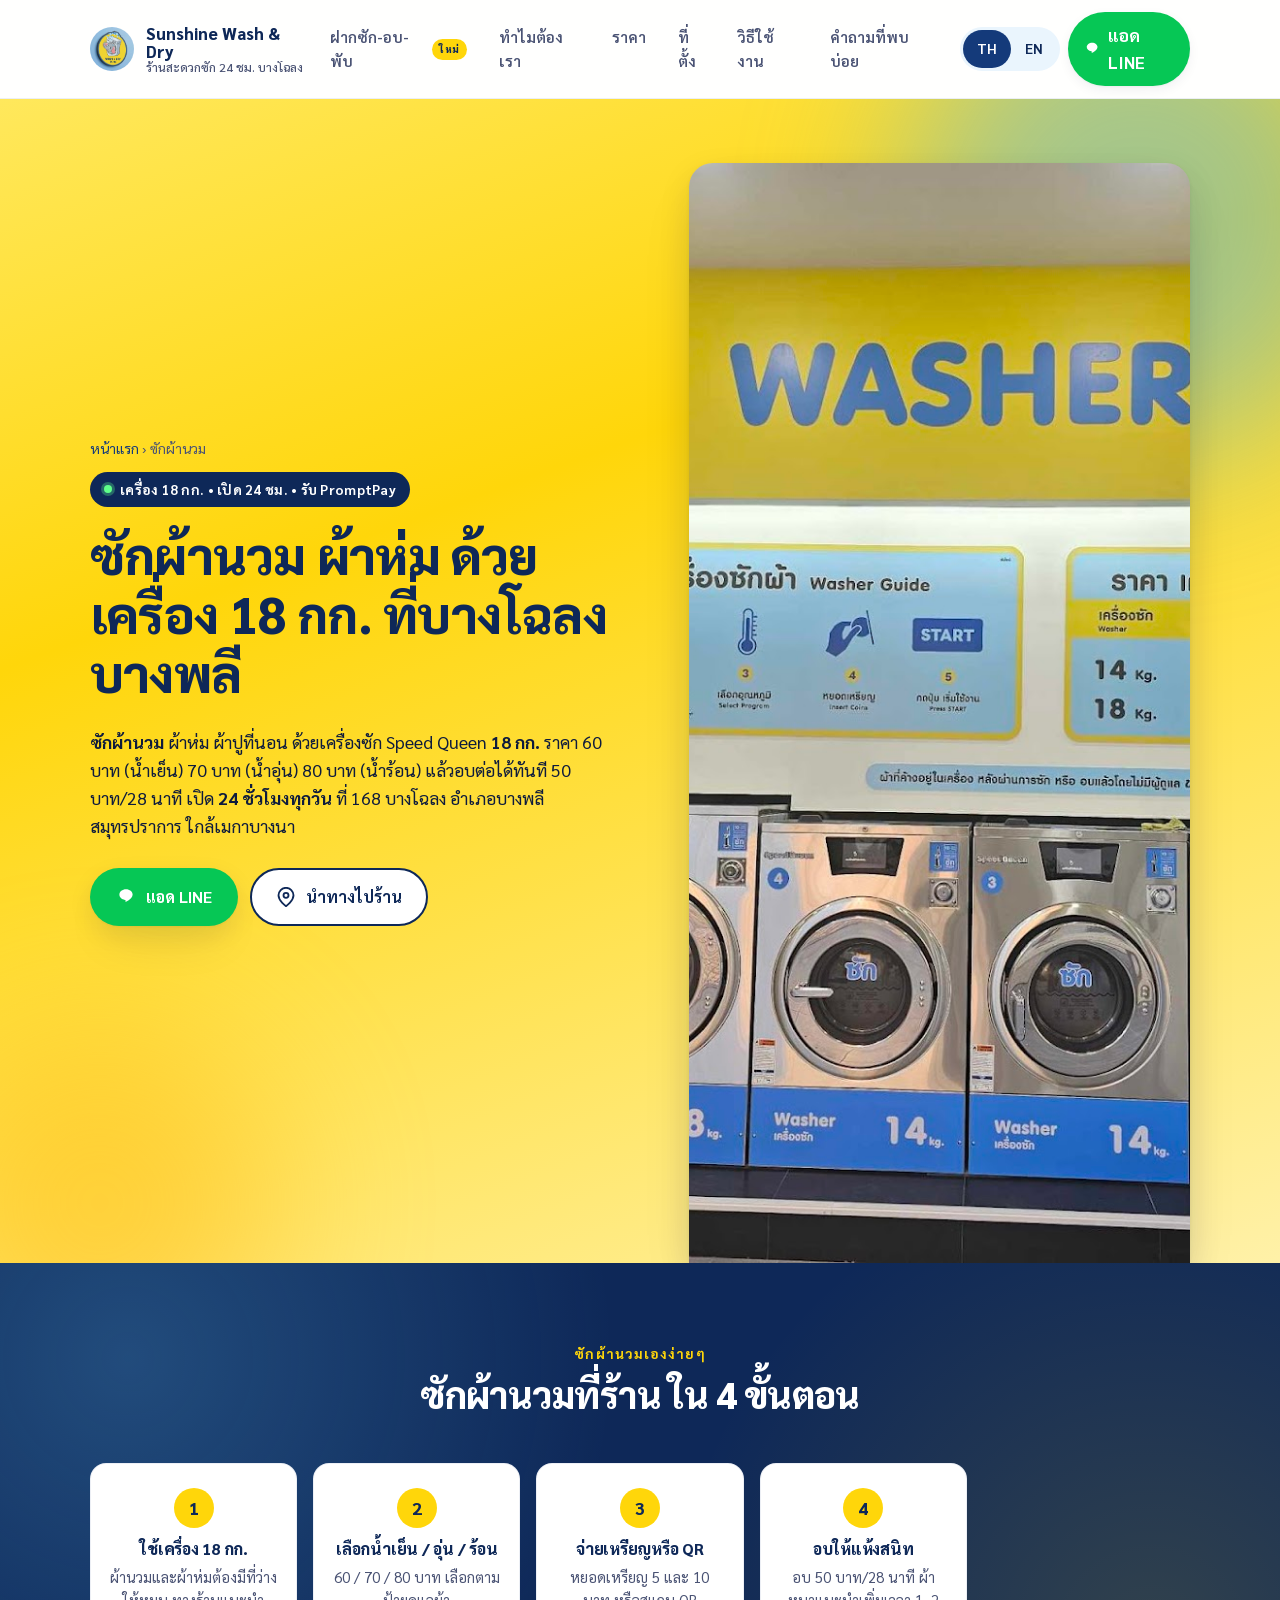
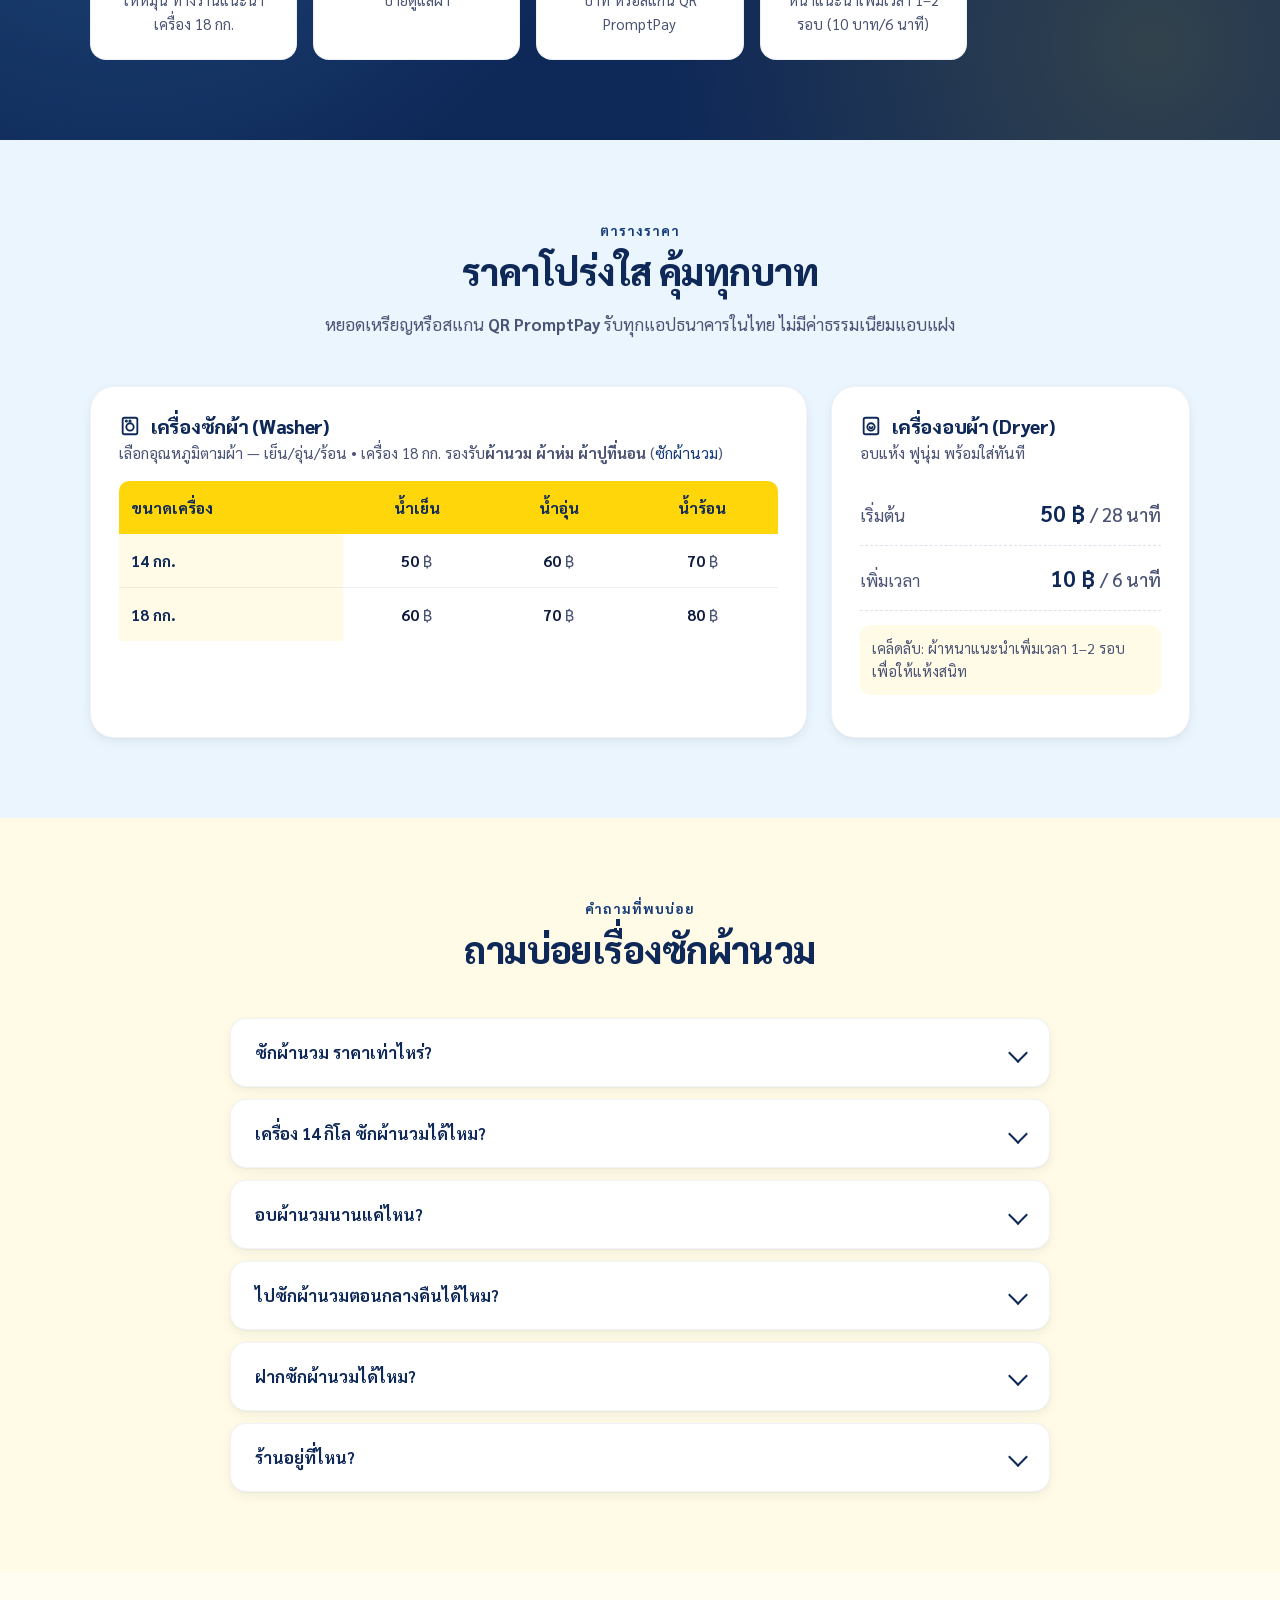
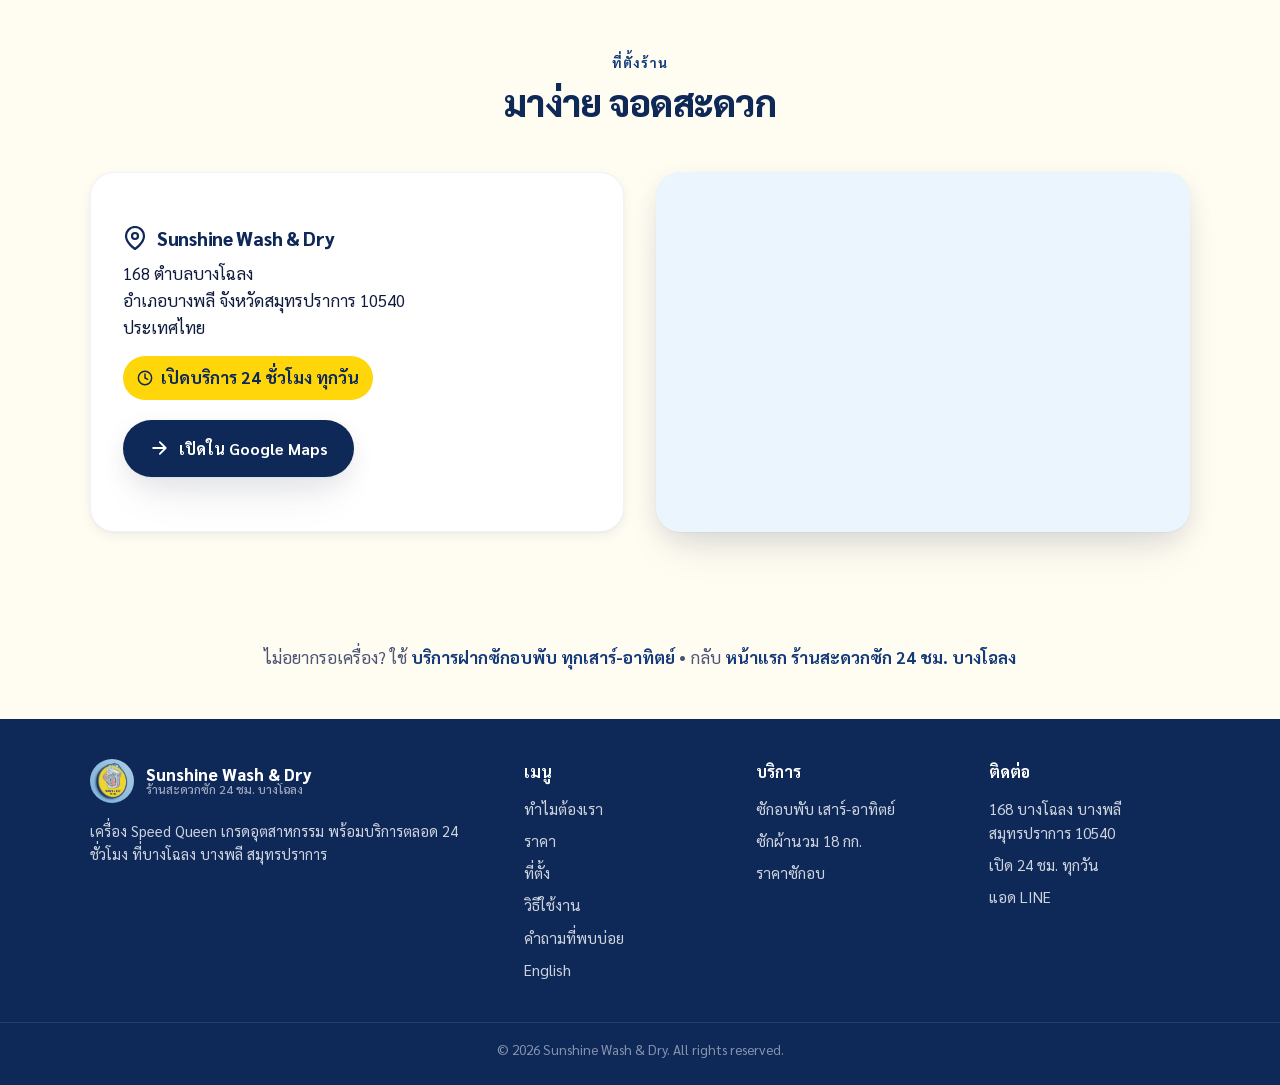
<file: comforter-wash/index.html>
<!doctype html>
<html lang="th">
<head>
  <meta charset="utf-8" />
  <meta name="viewport" content="width=device-width, initial-scale=1" />

  <title>ซักผ้านวม บางพลี เครื่อง 18 กก. เปิด 24 ชม. | Sunshine</title>
  <meta name="description" content="ซักผ้านวม ผ้าห่ม ผ้าปูที่นอน ด้วยเครื่อง Speed Queen 18 กก. 60–80 บาท อบ 50 บาท/28 นาที เปิด 24 ชม. ที่ร้านสะดวกซัก Sunshine บางโฉลง บางพลี ใกล้เมกาบางนา" />
  <link rel="canonical" href="https://sunshine-wash-and-dry.cclaundrysystem.com/comforter-wash/" />
  <link rel="alternate" hreflang="th" href="https://sunshine-wash-and-dry.cclaundrysystem.com/comforter-wash/" />
  <link rel="alternate" hreflang="en" href="https://sunshine-wash-and-dry.cclaundrysystem.com/en/comforter-wash/" />
  <link rel="alternate" hreflang="x-default" href="https://sunshine-wash-and-dry.cclaundrysystem.com/comforter-wash/" />

  <meta name="geo.region" content="TH-11" />
  <meta name="geo.placename" content="Bang Phli, Samut Prakan" />
  <meta name="geo.position" content="13.6250433;100.726129" />

  <meta property="og:type" content="website" />
  <meta property="og:locale" content="th_TH" />
  <meta property="og:title" content="ซักผ้านวม ผ้าห่ม เครื่อง 18 กก. บางโฉลง บางพลี 24 ชม. — Sunshine Wash &amp; Dry" />
  <meta property="og:description" content="ซักผ้านวม ผ้าห่ม ผ้าปูที่นอน ด้วยเครื่อง Speed Queen 18 กก. 60–80 บาท อบ 50 บาท/28 นาที เปิด 24 ชม. ที่ร้านสะดวกซัก Sunshine บางโฉลง บางพลี ใกล้เมกาบางนา" />
  <meta property="og:url" content="https://sunshine-wash-and-dry.cclaundrysystem.com/comforter-wash/" />
  <meta property="og:image" content="https://sunshine-wash-and-dry.cclaundrysystem.com/assets/storefront.jpg" />
  <meta property="og:site_name" content="Sunshine Wash &amp; Dry" />
  <meta name="twitter:card" content="summary_large_image" />

  <meta name="theme-color" content="#FFD60A" />
  <link rel="icon" type="image/jpeg" href="/assets/logo.jpg" />
  <link rel="apple-touch-icon" href="/assets/logo.jpg" />
  <link rel="preconnect" href="https://fonts.googleapis.com">
  <link rel="preconnect" href="https://fonts.gstatic.com" crossorigin>
  <link rel="preload" as="style" href="https://fonts.googleapis.com/css2?family=Sarabun:wght@400;600;700;800&display=swap" onload="this.onload=null;this.rel='stylesheet'">
  <noscript><link rel="stylesheet" href="https://fonts.googleapis.com/css2?family=Sarabun:wght@400;600;700;800&display=swap"></noscript>
  <link rel="stylesheet" href="/styles.css" />

  <script type="application/ld+json">
{
  "@context": "https://schema.org",
  "@type": "Service",
  "name": "ซักผ้านวม ผ้าห่ม เครื่อง 18 กก. (Comforter washing)",
  "alternateName": [
    "ซักผ้านวม",
    "ร้านซักผ้านวม",
    "ซักผ้าห่ม",
    "Comforter washing"
  ],
  "serviceType": "Self-service comforter and blanket washing",
  "areaServed": [
    {
      "@type": "Place",
      "name": "บางโฉลง"
    },
    {
      "@type": "Place",
      "name": "บางพลี"
    },
    {
      "@type": "Place",
      "name": "ราชาเทวะ"
    },
    {
      "@type": "Place",
      "name": "เมกาบางนา"
    },
    {
      "@type": "Place",
      "name": "บางนา-ตราด"
    },
    {
      "@type": "Place",
      "name": "สนามบินสุวรรณภูมิ"
    }
  ],
  "hoursAvailable": [
    {
      "@type": "OpeningHoursSpecification",
      "dayOfWeek": [
        "Monday",
        "Tuesday",
        "Wednesday",
        "Thursday",
        "Friday",
        "Saturday",
        "Sunday"
      ],
      "opens": "00:00",
      "closes": "23:59"
    }
  ],
  "offers": [
    {
      "@type": "Offer",
      "name": "เครื่องซัก 18 กก. น้ำเย็น",
      "price": "60",
      "priceCurrency": "THB"
    },
    {
      "@type": "Offer",
      "name": "เครื่องซัก 18 กก. น้ำอุ่น",
      "price": "70",
      "priceCurrency": "THB"
    },
    {
      "@type": "Offer",
      "name": "เครื่องซัก 18 กก. น้ำร้อน",
      "price": "80",
      "priceCurrency": "THB"
    },
    {
      "@type": "Offer",
      "name": "เครื่องอบ 28 นาที",
      "price": "50",
      "priceCurrency": "THB"
    }
  ],
  "url": "https://sunshine-wash-and-dry.cclaundrysystem.com/comforter-wash/",
  "provider": {
    "@id": "https://sunshine-wash-and-dry.cclaundrysystem.com/#business"
  }
}
  </script>
  <script type="application/ld+json">
{
  "@context": "https://schema.org",
  "@type": "BreadcrumbList",
  "itemListElement": [
    {
      "@type": "ListItem",
      "position": 1,
      "name": "หน้าแรก",
      "item": "https://sunshine-wash-and-dry.cclaundrysystem.com/"
    },
    {
      "@type": "ListItem",
      "position": 2,
      "name": "ซักผ้านวม",
      "item": "https://sunshine-wash-and-dry.cclaundrysystem.com/comforter-wash/"
    }
  ]
}
  </script>
  <script type="application/ld+json">
{
  "@context": "https://schema.org",
  "@type": "FAQPage",
  "mainEntity": [
    {
      "@type": "Question",
      "name": "ซักผ้านวม ราคาเท่าไหร่?",
      "acceptedAnswer": {
        "@type": "Answer",
        "text": "เครื่องซัก 18 กก. 60 บาท (น้ำเย็น) 70 บาท (น้ำอุ่น) 80 บาท (น้ำร้อน) อบ 50 บาทต่อ 28 นาที เพิ่มเวลาอบ 10 บาทต่อ 6 นาที"
      }
    },
    {
      "@type": "Question",
      "name": "เครื่อง 14 กิโล ซักผ้านวมได้ไหม?",
      "acceptedAnswer": {
        "@type": "Answer",
        "text": "ทางร้านแนะนำเครื่อง 18 กก. สำหรับผ้านวมและผ้าห่ม เพื่อให้ผ้าหมุนได้และสะอาดทั่วถึง ไม่แน่ใจขนาดผ้านวม ถ่ายรูปถามทาง LINE ได้"
      }
    },
    {
      "@type": "Question",
      "name": "อบผ้านวมนานแค่ไหน?",
      "acceptedAnswer": {
        "@type": "Answer",
        "text": "อบรอบแรก 28 นาที ผ้าหนาหรือผ้านวมแนะนำเพิ่มเวลา 1–2 รอบ (รอบละ 6 นาที 10 บาท) ให้แห้งสนิทก่อนเก็บ"
      }
    },
    {
      "@type": "Question",
      "name": "ไปซักผ้านวมตอนกลางคืนได้ไหม?",
      "acceptedAnswer": {
        "@type": "Answer",
        "text": "ได้ ร้านเปิด24 ชั่วโมงทุกวัน สว่างทั้งคืนและมีกล้องวงจรปิด"
      }
    },
    {
      "@type": "Question",
      "name": "ฝากซักผ้านวมได้ไหม?",
      "acceptedAnswer": {
        "@type": "Answer",
        "text": "บริการ ฝากซักอบพับ เปิดทุกเสาร์-อาทิตย์ 9:00–20:00 ฟรีค่าบริการ หากเป็นผ้านวม แจ้งทาง LINE ก่อนนำมาฝาก"
      }
    },
    {
      "@type": "Question",
      "name": "ร้านอยู่ที่ไหน?",
      "acceptedAnswer": {
        "@type": "Answer",
        "text": "168 ตำบลบางโฉลง อำเภอบางพลี สมุทรปราการ 10540 ห่างเมกาบางนาประมาณ 5 กม. และสนามบินสุวรรณภูมิประมาณ 10 กม."
      }
    }
  ]
}
  </script>
</head>
<body>

<!-- Generated by scripts/build.mjs — edit the data there, not this file. -->
<svg class="icon-svg" xmlns="http://www.w3.org/2000/svg" aria-hidden="true">
  <symbol id="i-line" viewBox="0 0 24 24"><path fill="currentColor" d="M19.952 9.114c0-3.553-3.563-6.444-7.946-6.444-4.382 0-7.945 2.891-7.945 6.444 0 3.184 2.825 5.85 6.64 6.355.259.056.61.17.7.39.08.2.052.512.026.715l-.114.683c-.034.2-.16.789.69.43.85-.358 4.587-2.704 6.255-4.628 1.151-1.262 1.694-2.541 1.694-3.945z"/></symbol>
  <symbol id="i-clock" viewBox="0 0 24 24" fill="none" stroke="currentColor" stroke-width="2.2" stroke-linecap="round"><circle cx="12" cy="12" r="10"/><path d="M12 6v6l4 2"/></symbol>
  <symbol id="i-pin" viewBox="0 0 24 24" fill="none" stroke="currentColor" stroke-width="2.2" stroke-linecap="round" stroke-linejoin="round"><path d="M21 10c0 7-9 13-9 13S3 17 3 10a9 9 0 1 1 18 0z"/><circle cx="12" cy="10" r="3"/></symbol>
  <symbol id="i-star" viewBox="0 0 24 24" fill="none" stroke="currentColor" stroke-width="2.2" stroke-linecap="round" stroke-linejoin="round"><path d="M12 2l3 6 7 1-5 5 1 7-6-3-6 3 1-7-5-5 7-1 3-6z"/></symbol>
  <symbol id="i-shield" viewBox="0 0 24 24" fill="none" stroke="currentColor" stroke-width="2.2" stroke-linecap="round" stroke-linejoin="round"><path d="M12 22s8-4 8-12V5l-8-3-8 3v5c0 8 8 12 8 12z"/></symbol>
  <symbol id="i-arrow" viewBox="0 0 24 24" fill="none" stroke="currentColor" stroke-width="2.2" stroke-linecap="round" stroke-linejoin="round"><path d="M5 12h14M13 5l7 7-7 7"/></symbol>
  <symbol id="i-menu" viewBox="0 0 24 24" fill="none" stroke="currentColor" stroke-width="2.4" stroke-linecap="round"><path d="M4 6h16M4 12h16M4 18h16"/></symbol>
  <symbol id="i-phone" viewBox="0 0 24 24" fill="none" stroke="currentColor" stroke-width="2.2" stroke-linecap="round" stroke-linejoin="round"><path d="M22 16.92v3a2 2 0 0 1-2.18 2 19.79 19.79 0 0 1-8.63-3.07 19.5 19.5 0 0 1-6-6 19.79 19.79 0 0 1-3.07-8.67A2 2 0 0 1 4.11 2h3a2 2 0 0 1 2 1.72 12.84 12.84 0 0 0 .7 2.81 2 2 0 0 1-.45 2.11L8.09 9.91a16 16 0 0 0 6 6l1.27-1.27a2 2 0 0 1 2.11-.45 12.84 12.84 0 0 0 2.81.7A2 2 0 0 1 22 16.92z"/></symbol>
  <symbol id="i-washer" viewBox="0 0 24 24" fill="none" stroke="currentColor" stroke-width="2" stroke-linecap="round" stroke-linejoin="round"><rect x="4" y="3" width="16" height="18" rx="2"/><circle cx="12" cy="13" r="4"/><circle cx="8" cy="6.5" r=".7" fill="currentColor"/><circle cx="12" cy="6.5" r=".7" fill="currentColor"/></symbol>
  <symbol id="i-dryer" viewBox="0 0 24 24" fill="none" stroke="currentColor" stroke-width="2" stroke-linecap="round" stroke-linejoin="round"><rect x="4" y="3" width="16" height="18" rx="2"/><circle cx="12" cy="13" r="4"/><path d="M10.5 13a1.5 1.5 0 0 0 3 0"/></symbol>
</svg>

<header class="site-header">
  <div class="container">
    <a class="brand" href="/" aria-label="Sunshine Wash & Dry หน้าแรก">
      <img src="/assets/logo.jpg" alt="โลโก้ Sunshine Wash & Dry ร้านสะดวกซัก บางโฉลง" width="44" height="44" />
      <div class="brand-name">Sunshine Wash & Dry<small>ร้านสะดวกซัก 24 ชม. บางโฉลง</small></div>
    </a>

    <nav class="nav" aria-label="เมนูหลัก">
      <div class="nav-links">
        <a href="/#dropoff" class="nav-new">ฝากซัก-อบ-พับ <span class="new-dot" aria-label="ใหม่">ใหม่</span></a>
        <a href="/#why">ทำไมต้องเรา</a>
        <a href="/#pricing">ราคา</a>
        <a href="/#location">ที่ตั้ง</a>
        <a href="/#how">วิธีใช้งาน</a>
        <a href="/#faq">คำถามที่พบบ่อย</a>
      </div>
      <div class="nav-cta-wrap">
        <div class="lang-switch" role="group" aria-label="เลือกภาษา">
          <a href="/comforter-wash/" class="is-active" hreflang="th">TH</a>
          <a href="/en/comforter-wash/" hreflang="en">EN</a>
        </div>
        <a class="cta-line" href="https://lin.ee/V77IMtH" target="_blank" rel="noopener">
          <svg aria-hidden="true"><use href="#i-line"/></svg>
          แอด LINE
        </a>
        <button class="menu-toggle" aria-label="เปิดเมนู" aria-expanded="false">
          <svg aria-hidden="true"><use href="#i-menu"/></svg>
        </button>
      </div>
    </nav>
  </div>
</header>

<main>
  <section class="hero">
    <div class="container">
      <div class="hero-content">
        <nav class="crumbs" aria-label="breadcrumb"><a href="/">หน้าแรก</a> › <span>ซักผ้านวม</span></nav>
        <span class="eyebrow"><span class="dot"></span> เครื่อง 18 กก. • เปิด 24 ชม. • รับ PromptPay</span>
        <h1>ซักผ้านวม ผ้าห่ม ด้วยเครื่อง <span class="nw">18 กก.</span> ที่<span class="nw">บางโฉลง</span> <span class="nw">บางพลี</span></h1>
        <p class="lead"><strong>ซักผ้านวม</strong> ผ้าห่ม ผ้าปูที่นอน ด้วยเครื่องซัก Speed Queen <strong>18 กก.</strong> ราคา 60 บาท (น้ำเย็น) 70 บาท (น้ำอุ่น) 80 บาท (น้ำร้อน) แล้วอบต่อได้ทันที 50 บาท/28 นาที เปิด <strong>24 ชั่วโมงทุกวัน</strong> ที่ 168 บางโฉลง อำเภอบางพลี สมุทรปราการ ใกล้เมกาบางนา</p>
        <div class="hero-ctas">
          <a class="btn btn-line" href="https://lin.ee/V77IMtH" target="_blank" rel="noopener">
            <svg aria-hidden="true"><use href="#i-line"/></svg>
            แอด LINE
          </a>
          <a class="btn btn-outline" href="https://maps.app.goo.gl/qasTNTg1pb59pZQq6" target="_blank" rel="noopener">
            <svg aria-hidden="true"><use href="#i-pin"/></svg>
            นำทางไปร้าน
          </a>
        </div>
      </div>
      <div class="hero-image">
        <img src="/assets/storefront.jpg" alt="เครื่องซักผ้า Speed Queen สำหรับซักผ้านวม ร้าน Sunshine Wash &amp; Dry บางโฉลง" width="1500" height="1100" loading="eager" fetchpriority="high" />
      </div>
    </div>
  </section>

  <section class="why">
    <div class="container">
      <div class="section-head">
        <div class="kicker">ซักผ้านวมเองง่ายๆ</div>
        <h2>ซักผ้านวมที่ร้าน ใน 4 ขั้นตอน</h2>
      </div>
      <div class="steps">
        <div class="step"><div class="step-num">1</div><h3>ใช้เครื่อง 18 กก.</h3><p>ผ้านวมและผ้าห่มต้องมีที่ว่างให้หมุน ทางร้านแนะนำเครื่อง 18 กก.</p></div>
        <div class="step"><div class="step-num">2</div><h3>เลือกน้ำเย็น / อุ่น / ร้อน</h3><p>60 / 70 / 80 บาท เลือกตามป้ายดูแลผ้า</p></div>
        <div class="step"><div class="step-num">3</div><h3>จ่ายเหรียญหรือ QR</h3><p>หยอดเหรียญ 5 และ 10 บาท หรือสแกน QR PromptPay</p></div>
        <div class="step"><div class="step-num">4</div><h3>อบให้แห้งสนิท</h3><p>อบ 50 บาท/28 นาที ผ้าหนาแนะนำเพิ่มเวลา 1–2 รอบ (10 บาท/6 นาที)</p></div>
      </div>
    </div>
  </section>

<section id="pricing" class="pricing">
    <div class="container">
      <div class="section-head">
        <div class="kicker">ตารางราคา</div>
        <h2>ราคาโปร่งใส คุ้มทุกบาท</h2>
        <p>หยอดเหรียญหรือสแกน <strong>QR PromptPay</strong> รับทุกแอปธนาคารในไทย ไม่มีค่าธรรมเนียมแอบแฝง</p>
      </div>

      <div class="pricing-grid">
        <div class="price-card">
          <h3><svg width="22" height="22" aria-hidden="true"><use href="#i-washer"/></svg> เครื่องซักผ้า (Washer)</h3>
          <p class="sub">เลือกอุณหภูมิตามผ้า — เย็น/อุ่น/ร้อน • เครื่อง 18 กก. รองรับ<strong>ผ้านวม ผ้าห่ม ผ้าปูที่นอน</strong> (<a href="/comforter-wash/">ซักผ้านวม</a>)</p>
          <table class="price-table">
            <thead>
              <tr><th>ขนาดเครื่อง</th><th>น้ำเย็น</th><th>น้ำอุ่น</th><th>น้ำร้อน</th></tr>
            </thead>
            <tbody>
              <tr><td>14 กก.</td><td><span class="baht">50</span></td><td><span class="baht">60</span></td><td><span class="baht">70</span></td></tr>
              <tr><td>18 กก.</td><td><span class="baht">60</span></td><td><span class="baht">70</span></td><td><span class="baht">80</span></td></tr>
            </tbody>
          </table>
        </div>

        <div class="price-card dryer-card">
          <h3><svg width="22" height="22" aria-hidden="true"><use href="#i-dryer"/></svg> เครื่องอบผ้า (Dryer)</h3>
          <p class="sub">อบแห้ง ฟูนุ่ม พร้อมใส่ทันที</p>
          <div class="dryer-row">
            <span>เริ่มต้น</span>
            <strong>50 ฿ <small style="font-weight:500;color:var(--ink-soft);">/ 28 นาที</small></strong>
          </div>
          <div class="dryer-row">
            <span>เพิ่มเวลา</span>
            <strong>10 ฿ <small style="font-weight:500;color:var(--ink-soft);">/ 6 นาที</small></strong>
          </div>
          <p class="dryer-note">เคล็ดลับ: ผ้าหนาแนะนำเพิ่มเวลา 1–2 รอบ เพื่อให้แห้งสนิท</p>
        </div>
      </div>
    </div>
  </section>

  <section id="faq" class="faq">
    <div class="container">
      <div class="section-head">
        <div class="kicker">คำถามที่พบบ่อย</div>
        <h2>ถามบ่อยเรื่องซักผ้านวม</h2>
      </div>
      <div class="faq-list">
        <details class="faq-item"><summary>ซักผ้านวม ราคาเท่าไหร่?</summary><div class="answer">เครื่องซัก 18 กก. <strong>60 บาท</strong> (น้ำเย็น) <strong>70 บาท</strong> (น้ำอุ่น) <strong>80 บาท</strong> (น้ำร้อน) อบ 50 บาทต่อ 28 นาที เพิ่มเวลาอบ 10 บาทต่อ 6 นาที</div></details>
        <details class="faq-item"><summary>เครื่อง 14 กิโล ซักผ้านวมได้ไหม?</summary><div class="answer">ทางร้านแนะนำ<strong>เครื่อง 18 กก.</strong> สำหรับผ้านวมและผ้าห่ม เพื่อให้ผ้าหมุนได้และสะอาดทั่วถึง ไม่แน่ใจขนาดผ้านวม ถ่ายรูปถามทาง LINE ได้</div></details>
        <details class="faq-item"><summary>อบผ้านวมนานแค่ไหน?</summary><div class="answer">อบรอบแรก 28 นาที ผ้าหนาหรือผ้านวมแนะนำเพิ่มเวลา 1–2 รอบ (รอบละ 6 นาที 10 บาท) ให้แห้งสนิทก่อนเก็บ</div></details>
        <details class="faq-item"><summary>ไปซักผ้านวมตอนกลางคืนได้ไหม?</summary><div class="answer">ได้ ร้านเปิด<strong>24 ชั่วโมงทุกวัน</strong> สว่างทั้งคืนและมีกล้องวงจรปิด</div></details>
        <details class="faq-item"><summary>ฝากซักผ้านวมได้ไหม?</summary><div class="answer">บริการ <a href="/wash-dry-fold/">ฝากซักอบพับ</a> เปิดทุกเสาร์-อาทิตย์ 9:00–20:00 ฟรีค่าบริการ หากเป็นผ้านวม แจ้งทาง LINE ก่อนนำมาฝาก</div></details>
        <details class="faq-item"><summary>ร้านอยู่ที่ไหน?</summary><div class="answer">168 ตำบลบางโฉลง อำเภอบางพลี สมุทรปราการ 10540 ห่างเมกาบางนาประมาณ 5 กม. และสนามบินสุวรรณภูมิประมาณ 10 กม.</div></details>
      </div>
    </div>
  </section>

<section id="location">
    <div class="container">
      <div class="section-head">
        <div class="kicker">ที่ตั้งร้าน</div>
        <h2>มาง่าย จอดสะดวก</h2>
      </div>

      <div class="location-grid">
        <div class="location-info">
          <h3><svg width="24" height="24" aria-hidden="true"><use href="#i-pin"/></svg> Sunshine Wash & Dry</h3>
          <p class="address">
            168 ตำบลบางโฉลง<br />
            อำเภอบางพลี จังหวัดสมุทรปราการ 10540<br />
            ประเทศไทย
          </p>
          <span class="hours"><svg width="16" height="16" aria-hidden="true"><use href="#i-clock"/></svg> เปิดบริการ 24 ชั่วโมง ทุกวัน</span>
          <div>
            <a class="btn btn-primary" href="https://maps.app.goo.gl/qasTNTg1pb59pZQq6" target="_blank" rel="noopener">
              <svg aria-hidden="true"><use href="#i-arrow"/></svg> เปิดใน Google Maps
            </a>
          </div>
        </div>
        <div class="map-embed">
          <iframe
            src="https://www.google.com/maps?q=13.6250433,100.726129+(Sunshine+Wash+%26+Dry)&output=embed"
            loading="lazy" referrerpolicy="no-referrer-when-downgrade"
            title="แผนที่ Sunshine Wash & Dry บางโฉลง บางพลี สมุทรปราการ"
            allowfullscreen></iframe>
        </div>
      </div>
    </div>
  </section>

  <section class="related">
    <div class="container">
      <p>ไม่อยากรอเครื่อง? ใช้ <a href="/wash-dry-fold/">บริการฝากซักอบพับ ทุกเสาร์-อาทิตย์</a> • กลับ <a href="/">หน้าแรก ร้านสะดวกซัก 24 ชม. บางโฉลง</a></p>
    </div>
  </section>
</main>

<footer class="site-footer">
  <div class="container">
    <div>
      <a class="brand" href="/">
        <img src="/assets/logo.jpg" alt="โลโก้ Sunshine Wash & Dry" width="44" height="44" />
        <div class="brand-name">Sunshine Wash & Dry<small>ร้านสะดวกซัก 24 ชม. บางโฉลง</small></div>
      </a>
      <p style="margin-top: 16px; font-size: 0.92rem;">เครื่อง Speed Queen เกรดอุตสาหกรรม พร้อมบริการตลอด 24 ชั่วโมง ที่บางโฉลง บางพลี สมุทรปราการ</p>
    </div>
    <div>
      <h4>เมนู</h4>
      <ul>
        <li><a href="/#why">ทำไมต้องเรา</a></li>
        <li><a href="/#pricing">ราคา</a></li>
        <li><a href="/#location">ที่ตั้ง</a></li>
        <li><a href="/#how">วิธีใช้งาน</a></li>
        <li><a href="/#faq">คำถามที่พบบ่อย</a></li>
        <li><a href="/en/">English</a></li>
      </ul>
    </div>
    <div>
      <h4>บริการ</h4>
      <ul>
        <li><a href="/wash-dry-fold/">ซักอบพับ เสาร์-อาทิตย์</a></li>
        <li><a href="/comforter-wash/">ซักผ้านวม 18 กก.</a></li>
        <li><a href="/#pricing">ราคาซักอบ</a></li>
      </ul>
    </div>
    <div>
      <h4>ติดต่อ</h4>
      <ul>
        <li>168 บางโฉลง บางพลี<br />สมุทรปราการ 10540</li>
        <li>เปิด 24 ชม. ทุกวัน</li>
        <li><a href="https://lin.ee/V77IMtH" target="_blank" rel="noopener">แอด LINE</a></li>
      </ul>
    </div>
  </div>
  <div class="copyright">© 2026 Sunshine Wash & Dry. All rights reserved.</div>
</footer>

<div class="mobile-cta" role="region" aria-label="ติดต่อด่วน">
  <div class="mobile-cta-inner">
    <a class="btn btn-line" href="https://lin.ee/V77IMtH" target="_blank" rel="noopener">
      <svg aria-hidden="true"><use href="#i-line"/></svg> แอด LINE
    </a>
    <a class="btn btn-outline" href="https://maps.app.goo.gl/qasTNTg1pb59pZQq6" target="_blank" rel="noopener">
      <svg aria-hidden="true"><use href="#i-pin"/></svg> นำทาง
    </a>
  </div>
</div>

<script src="/script.js" defer></script>
</body>
</html>
</file>
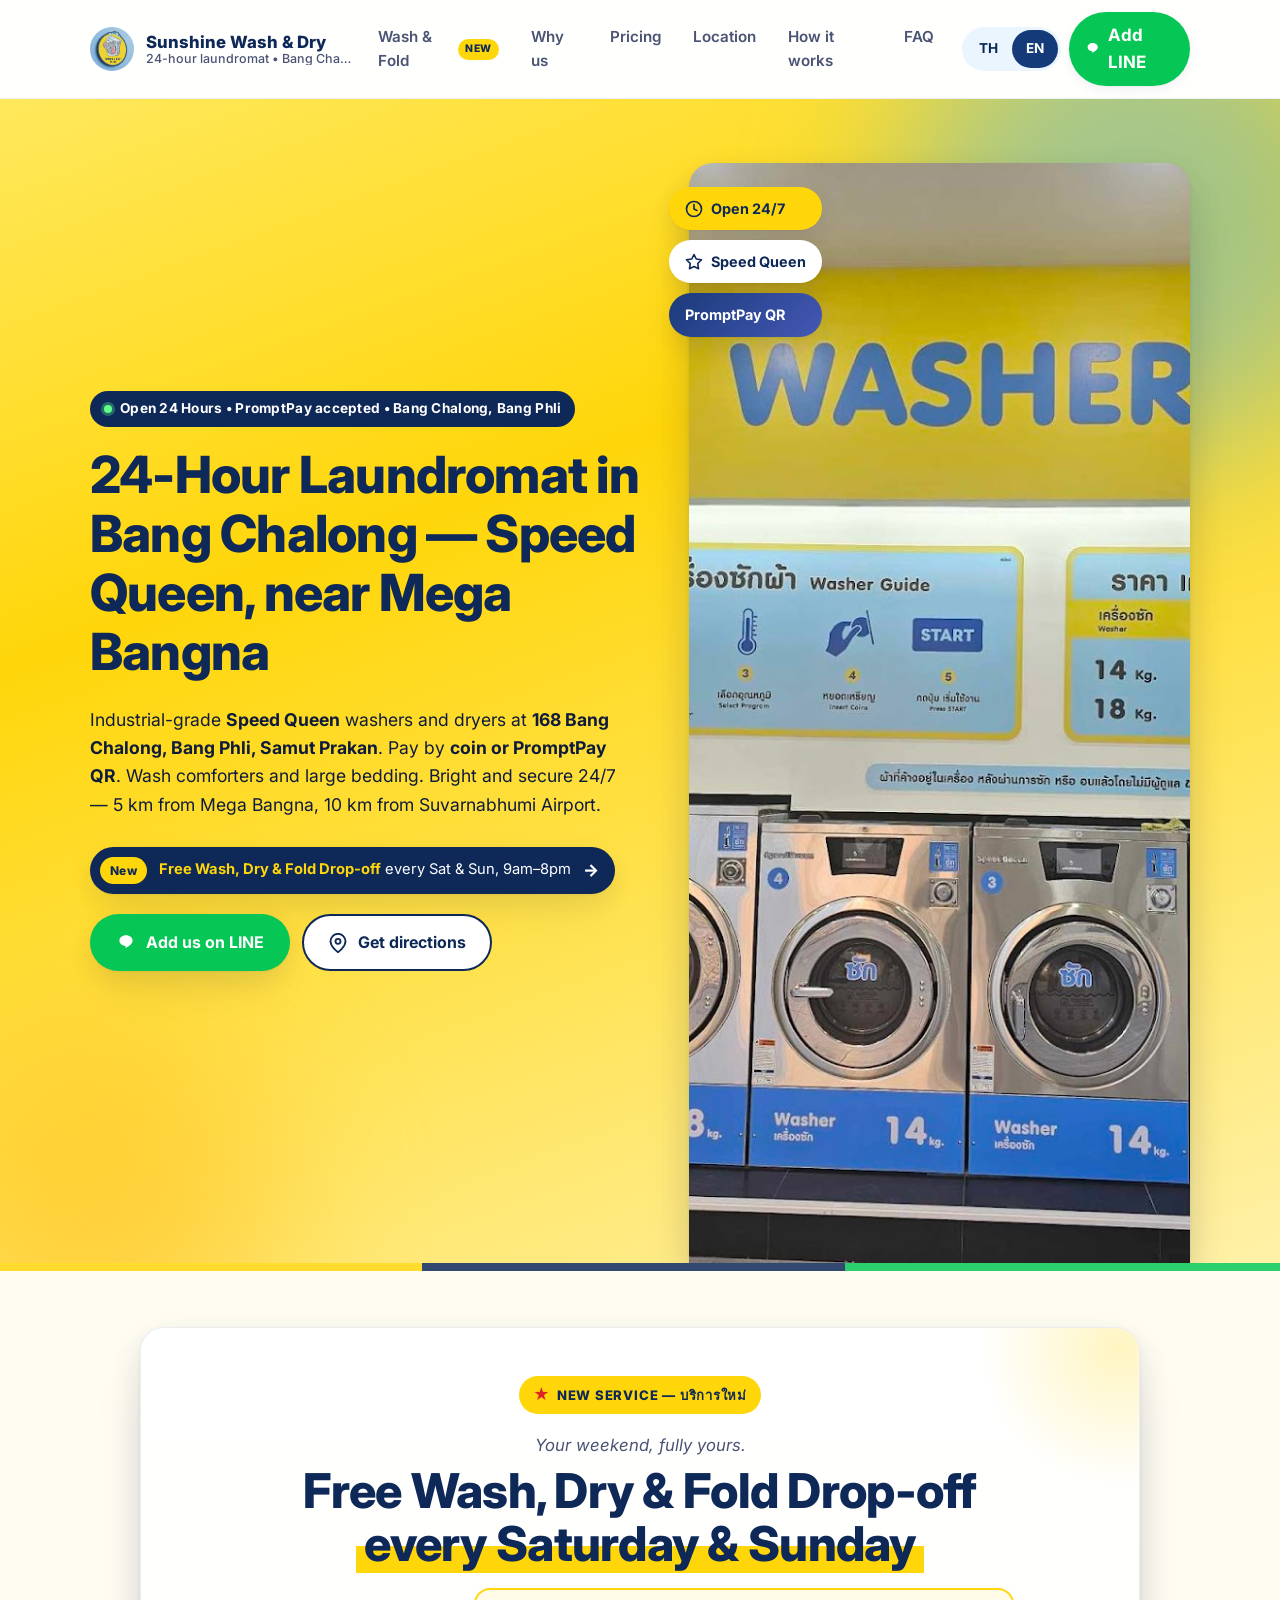
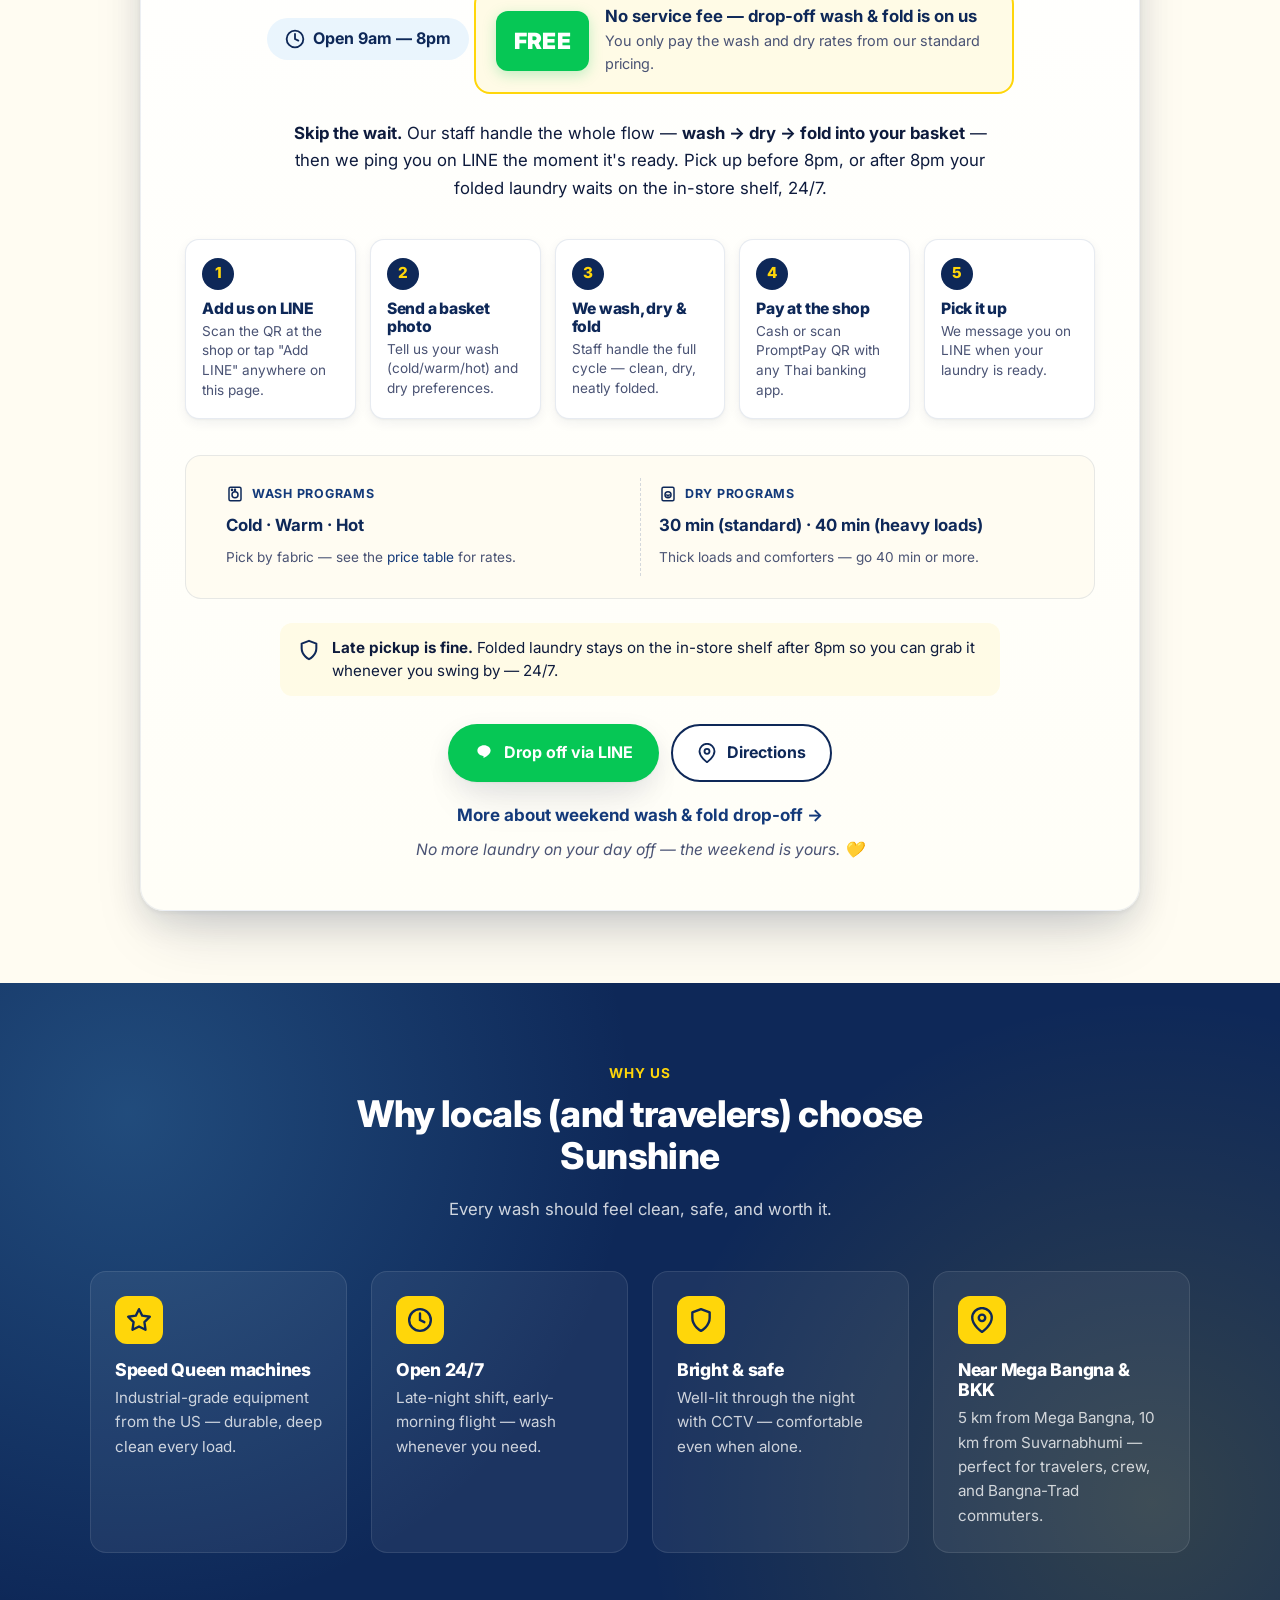
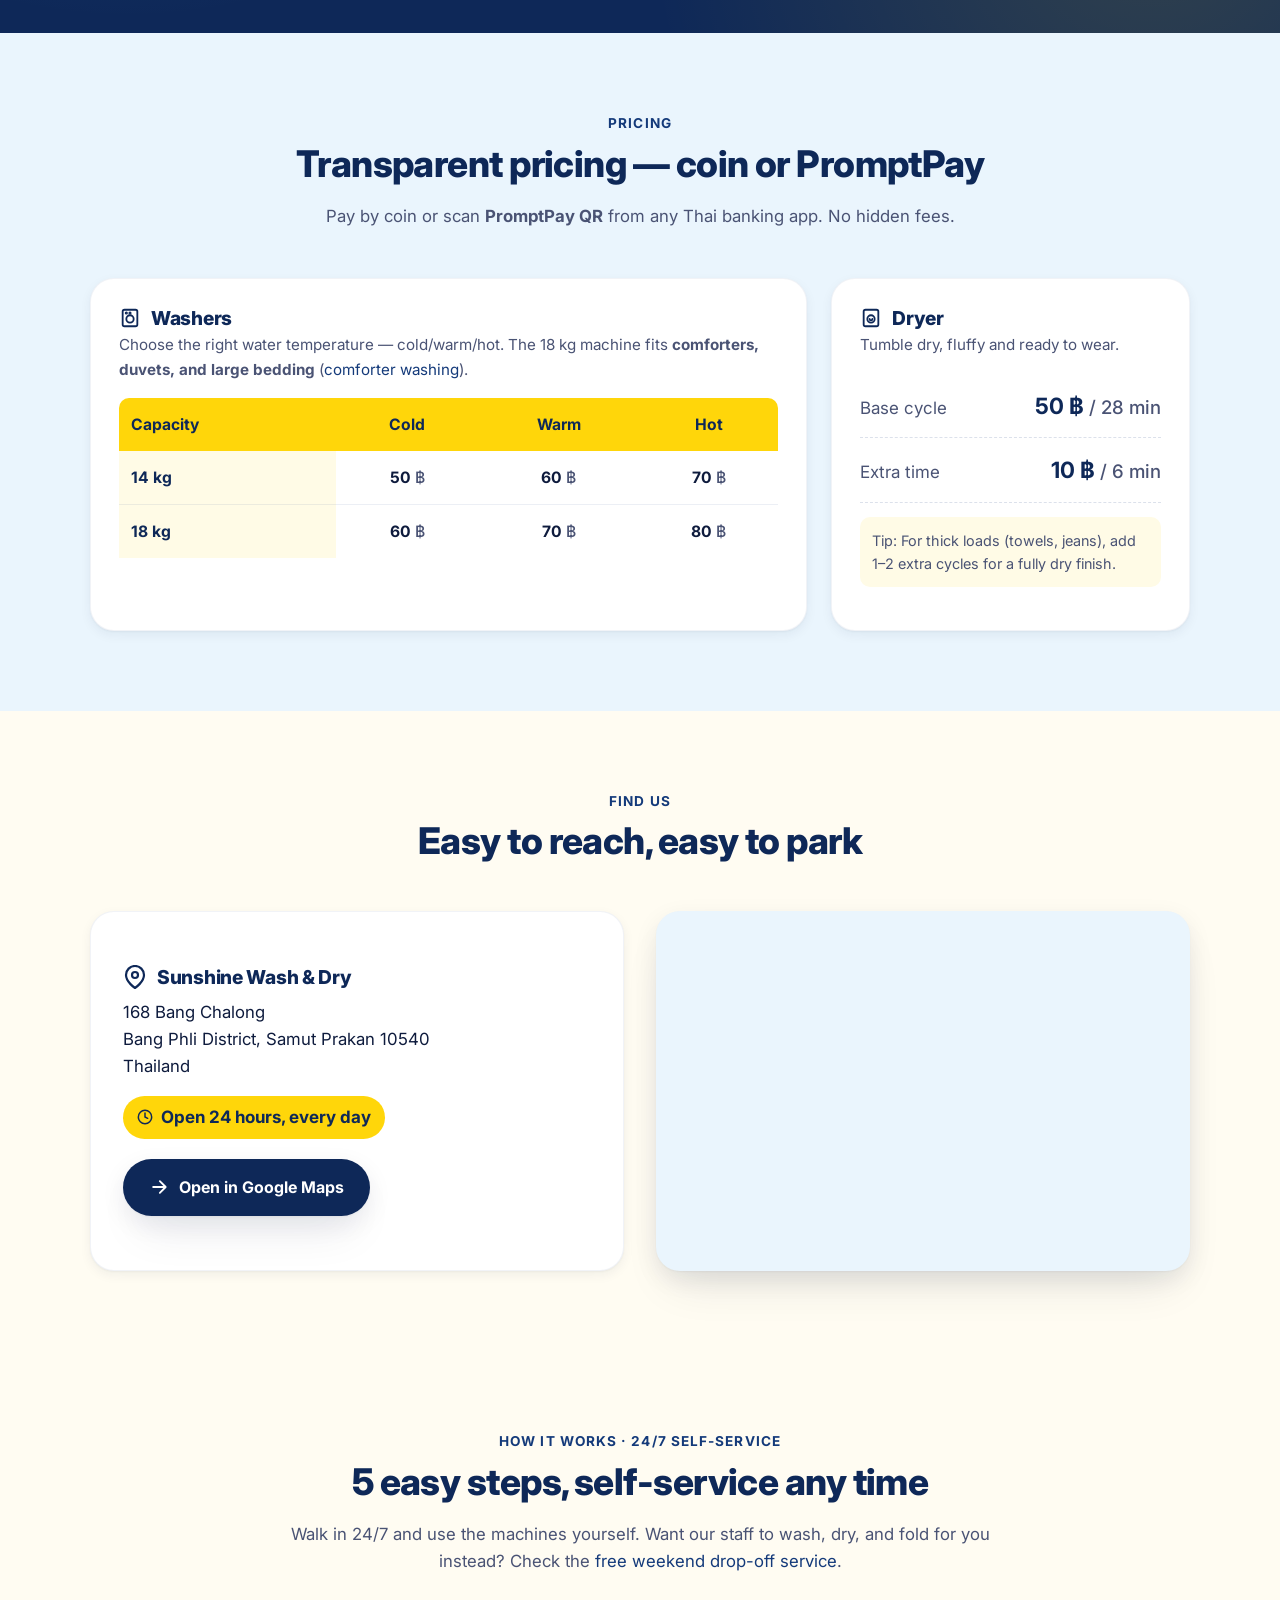
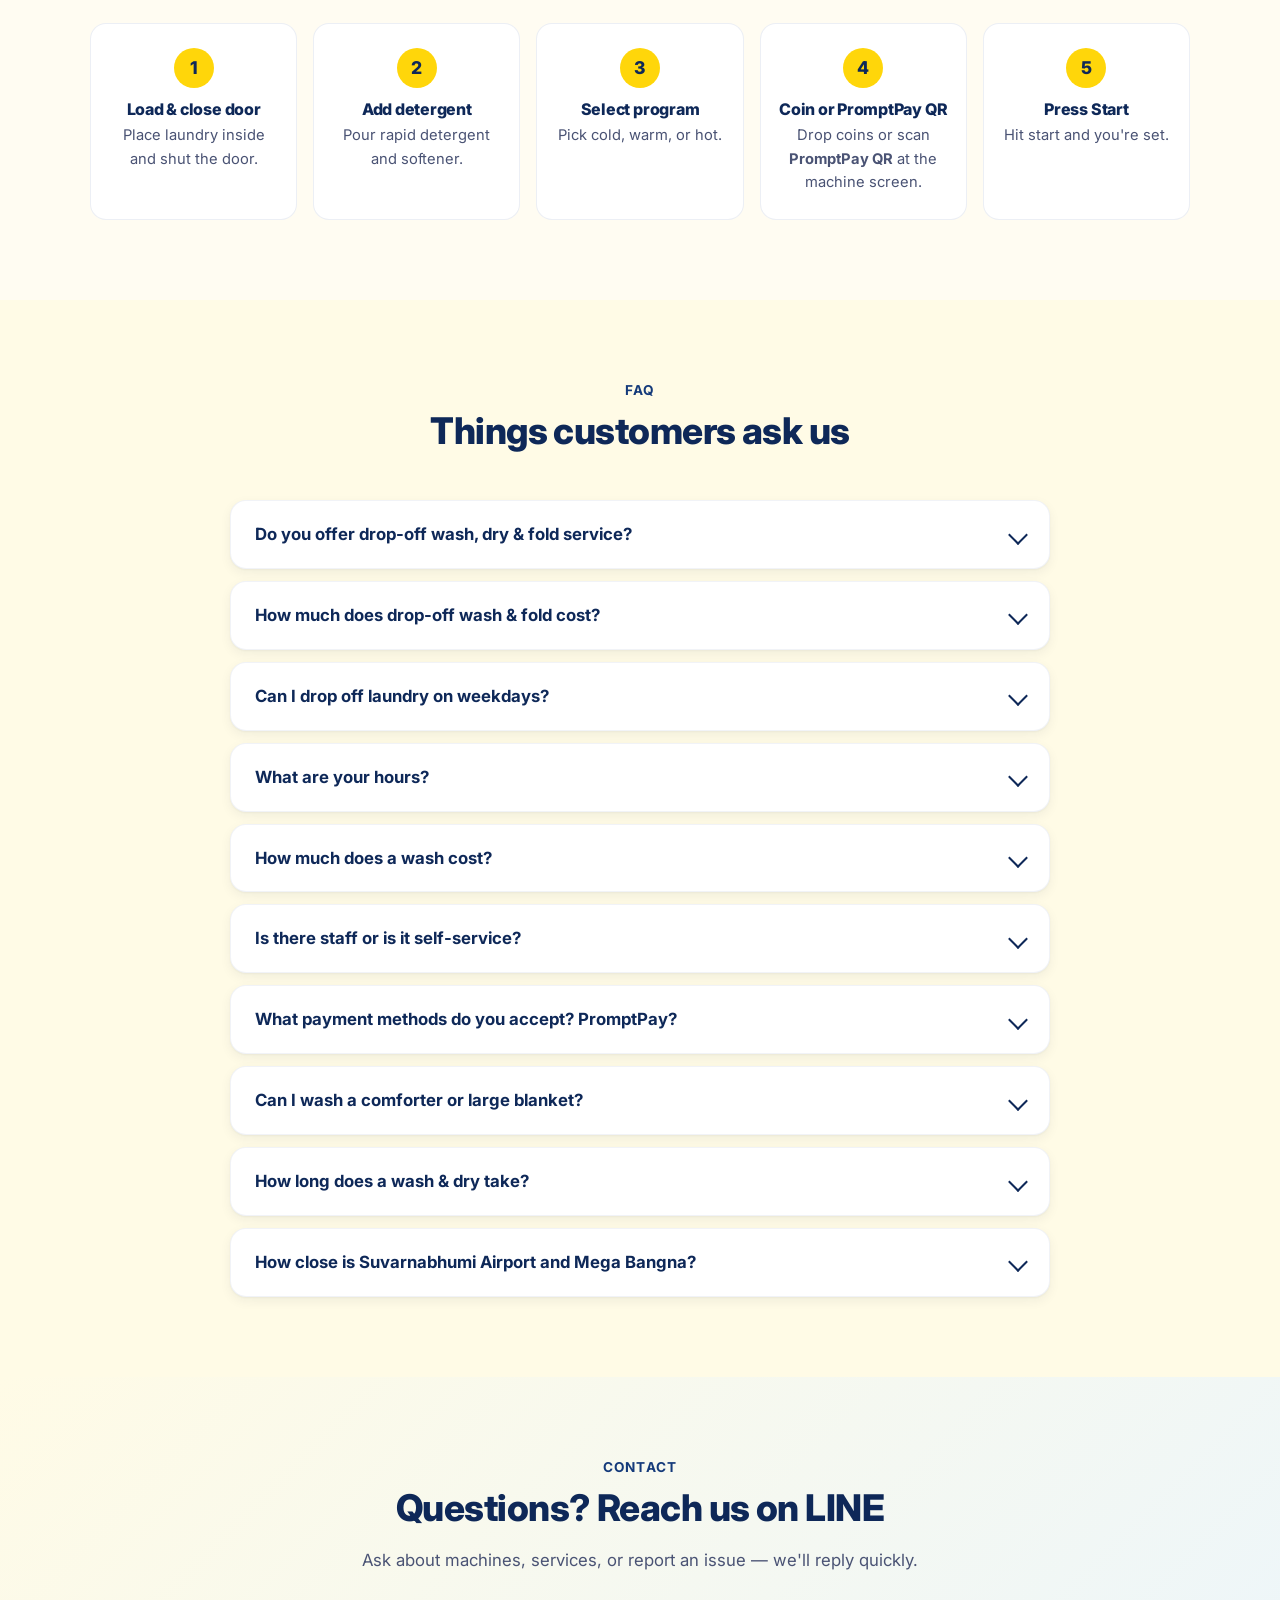
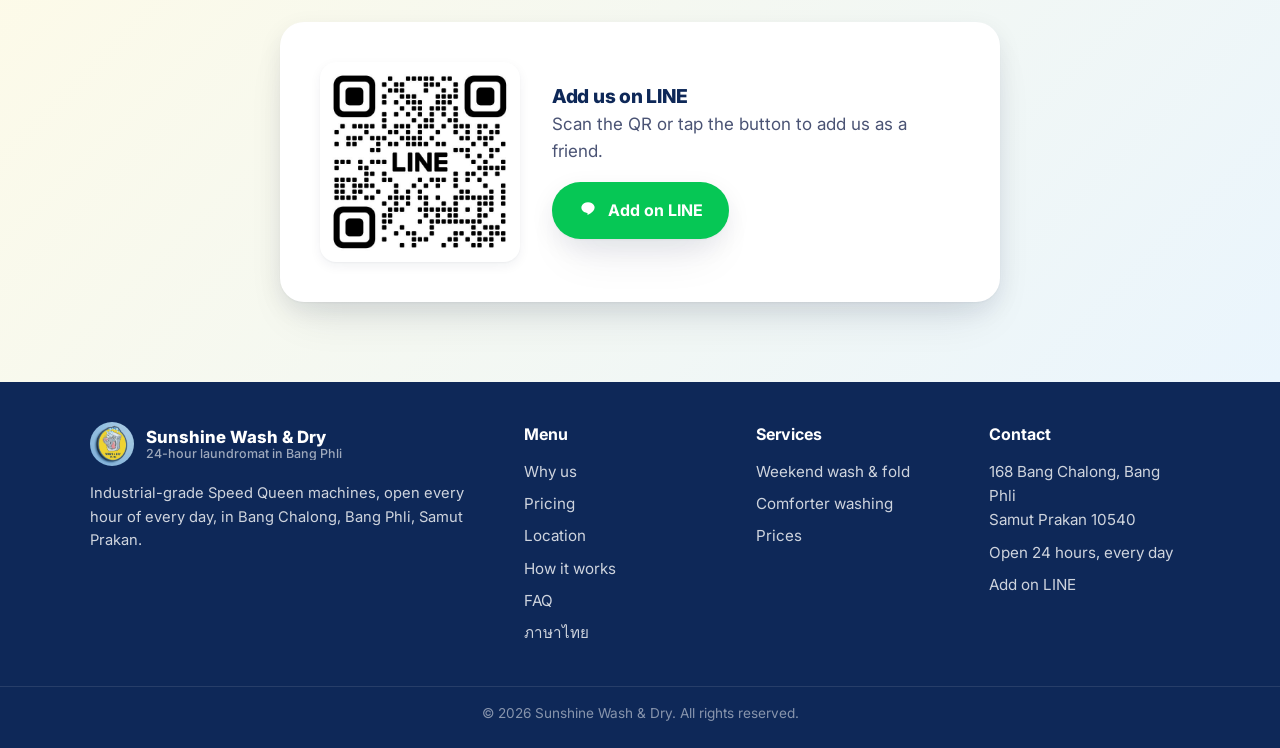
<file: en/index.html>
<!doctype html>
<html lang="en">
<head>
  <meta charset="utf-8" />
  <meta name="viewport" content="width=device-width, initial-scale=1" />
  <meta name="google-site-verification" content="toeO4LQ3YXc5HGexnGvo4_FJbE0k5Vt2F5JPIc_Sjeg" />
  <meta name="msvalidate.01" content="474941F1CA3A9D814A06816D40AA5BF1" />

  <title>24-Hour Laundromat in Bang Chalong, Bang Phli | Sunshine</title>
  <meta name="description" content="Laundromat in Bang Chalong, Bang Phli, open 24/7. Speed Queen washers from 50 THB, coin or PromptPay. Free wash &amp; fold drop-off Sat–Sun 9am–8pm." />
  <link rel="canonical" href="https://sunshine-wash-and-dry.cclaundrysystem.com/en/" />
  <link rel="alternate" hreflang="th" href="https://sunshine-wash-and-dry.cclaundrysystem.com/" />
  <link rel="alternate" hreflang="en" href="https://sunshine-wash-and-dry.cclaundrysystem.com/en/" />
  <link rel="alternate" hreflang="x-default" href="https://sunshine-wash-and-dry.cclaundrysystem.com/" />

  <meta name="geo.region" content="TH-11" />
  <meta name="geo.placename" content="Bang Phli, Samut Prakan" />
  <meta name="geo.position" content="13.6250433;100.726129" />
  <meta name="ICBM" content="13.6250433, 100.726129" />

  <meta property="og:type" content="business.business" />
  <meta property="og:locale" content="en_US" />
  <meta property="og:locale:alternate" content="th_TH" />
  <meta property="og:title" content="24-Hour Laundromat + Free Wash, Dry & Fold Drop-Off — Sunshine Wash & Dry" />
  <meta property="og:description" content="New! Free drop-off wash, dry & fold every Saturday and Sunday 9am–8pm. Only pay for the wash and dry. Speed Queen machines, open 24/7 in Bang Chalong, Bang Phli. PromptPay QR accepted." />
  <meta property="og:url" content="https://sunshine-wash-and-dry.cclaundrysystem.com/en/" />
  <meta property="og:image" content="https://sunshine-wash-and-dry.cclaundrysystem.com/assets/storefront.jpg" />
  <meta property="og:image:width" content="1500" />
  <meta property="og:image:height" content="1100" />
  <meta property="og:site_name" content="Sunshine Wash & Dry" />

  <meta name="twitter:card" content="summary_large_image" />
  <meta name="twitter:title" content="24-Hour Laundromat + Free Drop-Off Wash, Dry & Fold — Sunshine" />
  <meta name="twitter:description" content="New! Free wash, dry & fold drop-off every Sat–Sun 9am–8pm. Open 24/7 self-service the rest of the week. Bang Chalong, Bang Phli, Samut Prakan." />
  <meta name="twitter:image" content="https://sunshine-wash-and-dry.cclaundrysystem.com/assets/storefront.jpg" />

  <meta name="theme-color" content="#FFD60A" />
  <link rel="icon" type="image/jpeg" href="/assets/logo.jpg" />
  <link rel="apple-touch-icon" href="/assets/logo.jpg" />

  <link rel="preconnect" href="https://fonts.googleapis.com">
  <link rel="preconnect" href="https://fonts.gstatic.com" crossorigin>
  <link rel="preload" as="style" href="https://fonts.googleapis.com/css2?family=Inter:wght@400;600;700;800&display=swap" onload="this.onload=null;this.rel='stylesheet'">
  <noscript><link rel="stylesheet" href="https://fonts.googleapis.com/css2?family=Inter:wght@400;600;700;800&display=swap"></noscript>

  <link rel="stylesheet" href="/styles.css" />

  <script type="application/ld+json">
  {
    "@context": "https://schema.org",
    "@type": "DryCleaningOrLaundry",
    "@id": "https://sunshine-wash-and-dry.cclaundrysystem.com/#business",
    "name": "Sunshine Wash & Dry",
    "alternateName": "Sunshine Wash & Dry Bang Chalong",
    "description": "24-hour self-service laundromat in Bang Chalong, Bang Phli, Samut Prakan. Industrial-grade Speed Queen washers and dryers (14 kg & 18 kg). Comforters and large bedding welcome. Pay by coin or PromptPay QR. 5 km from Mega Bangna, 10 km from Suvarnabhumi Airport. New: free drop-off wash, dry & fold service every Saturday and Sunday 9am–8pm — no service fee, customers pay only for the wash and dry cycles.",
    "image": "https://sunshine-wash-and-dry.cclaundrysystem.com/assets/storefront.jpg",
    "logo": "https://sunshine-wash-and-dry.cclaundrysystem.com/assets/logo.jpg",
    "url": "https://sunshine-wash-and-dry.cclaundrysystem.com/en/",
    "priceRange": "฿50–฿80",
    "currenciesAccepted": "THB",
    "paymentAccepted": "Cash, Coins, PromptPay, QR Code",
    "knowsLanguage": ["th", "en"],
    "address": {
      "@type": "PostalAddress",
      "streetAddress": "168 Bang Chalong",
      "addressLocality": "Bang Phli",
      "addressRegion": "Samut Prakan",
      "postalCode": "10540",
      "addressCountry": "TH"
    },
    "geo": { "@type": "GeoCoordinates", "latitude": 13.6250433, "longitude": 100.726129 },
    "hasMap": "https://maps.app.goo.gl/qasTNTg1pb59pZQq6",
    "areaServed": [
      { "@type": "Place", "name": "Bang Chalong" },
      { "@type": "Place", "name": "Bang Phli" },
      { "@type": "Place", "name": "Racha Thewa" },
      { "@type": "Place", "name": "Mega Bangna" },
      { "@type": "Place", "name": "Bangna-Trad" },
      { "@type": "Place", "name": "Suvarnabhumi Airport" },
      { "@type": "AdministrativeArea", "name": "Samut Prakan" }
    ],
    "openingHoursSpecification": [{
      "@type": "OpeningHoursSpecification",
      "dayOfWeek": ["Monday","Tuesday","Wednesday","Thursday","Friday","Saturday","Sunday"],
      "opens": "00:00", "closes": "23:59"
    }],
    "contactPoint": [
      {
        "@type": "ContactPoint",
        "contactType": "customer service",
        "url": "https://lin.ee/V77IMtH",
        "availableLanguage": ["th","en"]
      }
    ],
    "sameAs": ["https://lin.ee/V77IMtH", "https://maps.app.goo.gl/qasTNTg1pb59pZQq6"],
    "makesOffer": [{
      "@type": "Offer",
      "name": "Free drop-off Wash, Dry & Fold service every weekend",
      "description": "Free drop-off Wash, Dry & Fold (WDF) service every Saturday and Sunday, 9am–8pm. No service fee — customers only pay for the wash and dry cycles. Send a photo of your laundry basket via LINE, choose your wash/dry program, and our staff will wash, dry, and fold it for you. We notify you on LINE when it's ready.",
      "itemOffered": {
        "@type": "Service",
        "name": "Drop-off Wash, Dry & Fold (Fluff and Fold) Service",
        "alternateName": ["Wash and Fold", "Wash Dry Fold", "WDF", "Fluff and Fold", "Drop-off Laundry"],
        "description": "Free drop-off wash, dry, and fold service. Open weekends only, Saturday and Sunday 9am–8pm. Send a photo of your laundry to LINE; staff handle wash, dry, and folding; pay only for the wash and dry. Pickup at the shop — after 8pm folded laundry waits for you on the in-store shelf 24/7.",
        "areaServed": [
          { "@type": "Place", "name": "Bang Chalong" },
          { "@type": "Place", "name": "Bang Phli" },
          { "@type": "Place", "name": "Racha Thewa" },
          { "@type": "Place", "name": "Mega Bangna" }
        ],
        "hoursAvailable": [{
          "@type": "OpeningHoursSpecification",
          "dayOfWeek": ["Saturday", "Sunday"],
          "opens": "09:00",
          "closes": "20:00"
        }]
      }
    }],
    "hasOfferCatalog": {
      "@type": "OfferCatalog",
      "name": "Laundromat services",
      "itemListElement": [
        { "@type": "Offer", "name": "Washer 14 kg (cold)", "price": "50", "priceCurrency": "THB" },
        { "@type": "Offer", "name": "Washer 14 kg (warm)", "price": "60", "priceCurrency": "THB" },
        { "@type": "Offer", "name": "Washer 14 kg (hot)", "price": "70", "priceCurrency": "THB" },
        { "@type": "Offer", "name": "Washer 18 kg (cold)", "price": "60", "priceCurrency": "THB" },
        { "@type": "Offer", "name": "Washer 18 kg (warm)", "price": "70", "priceCurrency": "THB" },
        { "@type": "Offer", "name": "Washer 18 kg (hot)", "price": "80", "priceCurrency": "THB" },
        { "@type": "Offer", "name": "Dryer (28 minutes)", "price": "50", "priceCurrency": "THB" },
        {
          "@type": "Offer",
          "name": "Drop-off Wash, Dry & Fold service (Saturday and Sunday, free)",
          "description": "Free drop-off wash, dry, and fold service every weekend, 9am–8pm. No service fee — customers only pay the wash and dry rates.",
          "price": "0",
          "priceCurrency": "THB",
          "availability": "https://schema.org/InStock"
        }
      ]
    }
  }
  </script>

  <script type="application/ld+json">
{
  "@context": "https://schema.org",
  "@type": "FAQPage",
  "mainEntity": [
    {
      "@type": "Question",
      "name": "Do you offer drop-off wash, dry & fold service?",
      "acceptedAnswer": {
        "@type": "Answer",
        "text": "Yes — every Saturday and Sunday from 9am to 8pm we run a free drop-off Wash, Dry & Fold service. No service fee. You only pay for the wash and dry. Just add us on LINE, send a photo of your laundry basket, choose your wash and dry program, and our staff will wash, dry, and fold for you. Details in the drop-off section."
      }
    },
    {
      "@type": "Question",
      "name": "How much does drop-off wash & fold cost?",
      "acceptedAnswer": {
        "@type": "Answer",
        "text": "The drop-off service itself is free — no service charge. Customers only pay the wash and dry rates: starting at 50 THB for a 14kg cold wash and 50 THB for a 28-minute dry."
      }
    },
    {
      "@type": "Question",
      "name": "Can I drop off laundry on weekdays?",
      "acceptedAnswer": {
        "@type": "Answer",
        "text": "Drop-off Wash, Dry & Fold is currently available weekends only — Saturday and Sunday, 9am–8pm. On weekdays the shop runs as a 24-hour self-service laundromat (coin and PromptPay QR)."
      }
    },
    {
      "@type": "Question",
      "name": "What are your hours?",
      "acceptedAnswer": {
        "@type": "Answer",
        "text": "The laundromat is open 24 hours a day, every day, for self-service. Our staffed drop-off Wash, Dry & Fold service runs Sat & Sun only, 9am–8pm."
      }
    },
    {
      "@type": "Question",
      "name": "How much does a wash cost?",
      "acceptedAnswer": {
        "@type": "Answer",
        "text": "Washers start at 50 THB for a 14kg cold cycle. Dryers are 50 THB for 28 minutes. Drop-off wash, dry & fold (weekends) is free of service charge. Full table in the Pricing section."
      }
    },
    {
      "@type": "Question",
      "name": "Is there staff or is it self-service?",
      "acceptedAnswer": {
        "@type": "Answer",
        "text": "Weekdays: fully self-service, 24 hours a day. Saturdays and Sundays, 9am–8pm: staff are on-site for the free drop-off wash, dry & fold service. Outside those hours, walk in and use the machines yourself any time. Need help? Message us on LINE."
      }
    },
    {
      "@type": "Question",
      "name": "What payment methods do you accept? PromptPay?",
      "acceptedAnswer": {
        "@type": "Answer",
        "text": "Both coins (5 and 10 THB) and PromptPay QR via any Thai banking app. No more carrying heavy coins."
      }
    },
    {
      "@type": "Question",
      "name": "Can I wash a comforter or large blanket?",
      "acceptedAnswer": {
        "@type": "Answer",
        "text": "Yes — use the 18 kg machine so the comforter can tumble freely. See comforter washing for prices and tips."
      }
    },
    {
      "@type": "Question",
      "name": "How long does a wash & dry take?",
      "acceptedAnswer": {
        "@type": "Answer",
        "text": "Wash 30–45 min, dry 28 min per cycle (add 6 min for 10 THB). Plan for about 1 hr 15 min total."
      }
    },
    {
      "@type": "Question",
      "name": "How close is Suvarnabhumi Airport and Mega Bangna?",
      "acceptedAnswer": {
        "@type": "Answer",
        "text": "5 km from Mega Bangna (10 min drive), 10 km from Suvarnabhumi Airport (15 min). Convenient for travelers, airline crew, and Bangna-Trad commuters."
      }
    }
  ]
}
  </script>
</head>
<body>

<svg class="icon-svg" xmlns="http://www.w3.org/2000/svg" aria-hidden="true">
  <symbol id="i-line" viewBox="0 0 24 24"><path fill="currentColor" d="M19.952 9.114c0-3.553-3.563-6.444-7.946-6.444-4.382 0-7.945 2.891-7.945 6.444 0 3.184 2.825 5.85 6.64 6.355.259.056.61.17.7.39.08.2.052.512.026.715l-.114.683c-.034.2-.16.789.69.43.85-.358 4.587-2.704 6.255-4.628 1.151-1.262 1.694-2.541 1.694-3.945z"/></symbol>
  <symbol id="i-clock" viewBox="0 0 24 24" fill="none" stroke="currentColor" stroke-width="2.2" stroke-linecap="round"><circle cx="12" cy="12" r="10"/><path d="M12 6v6l4 2"/></symbol>
  <symbol id="i-pin" viewBox="0 0 24 24" fill="none" stroke="currentColor" stroke-width="2.2" stroke-linecap="round" stroke-linejoin="round"><path d="M21 10c0 7-9 13-9 13S3 17 3 10a9 9 0 1 1 18 0z"/><circle cx="12" cy="10" r="3"/></symbol>
  <symbol id="i-star" viewBox="0 0 24 24" fill="none" stroke="currentColor" stroke-width="2.2" stroke-linecap="round" stroke-linejoin="round"><path d="M12 2l3 6 7 1-5 5 1 7-6-3-6 3 1-7-5-5 7-1 3-6z"/></symbol>
  <symbol id="i-shield" viewBox="0 0 24 24" fill="none" stroke="currentColor" stroke-width="2.2" stroke-linecap="round" stroke-linejoin="round"><path d="M12 22s8-4 8-12V5l-8-3-8 3v5c0 8 8 12 8 12z"/></symbol>
  <symbol id="i-arrow" viewBox="0 0 24 24" fill="none" stroke="currentColor" stroke-width="2.2" stroke-linecap="round" stroke-linejoin="round"><path d="M5 12h14M13 5l7 7-7 7"/></symbol>
  <symbol id="i-menu" viewBox="0 0 24 24" fill="none" stroke="currentColor" stroke-width="2.4" stroke-linecap="round"><path d="M4 6h16M4 12h16M4 18h16"/></symbol>
  <symbol id="i-phone" viewBox="0 0 24 24" fill="none" stroke="currentColor" stroke-width="2.2" stroke-linecap="round" stroke-linejoin="round"><path d="M22 16.92v3a2 2 0 0 1-2.18 2 19.79 19.79 0 0 1-8.63-3.07 19.5 19.5 0 0 1-6-6 19.79 19.79 0 0 1-3.07-8.67A2 2 0 0 1 4.11 2h3a2 2 0 0 1 2 1.72 12.84 12.84 0 0 0 .7 2.81 2 2 0 0 1-.45 2.11L8.09 9.91a16 16 0 0 0 6 6l1.27-1.27a2 2 0 0 1 2.11-.45 12.84 12.84 0 0 0 2.81.7A2 2 0 0 1 22 16.92z"/></symbol>
  <symbol id="i-washer" viewBox="0 0 24 24" fill="none" stroke="currentColor" stroke-width="2" stroke-linecap="round" stroke-linejoin="round"><rect x="4" y="3" width="16" height="18" rx="2"/><circle cx="12" cy="13" r="4"/><circle cx="8" cy="6.5" r=".7" fill="currentColor"/><circle cx="12" cy="6.5" r=".7" fill="currentColor"/></symbol>
  <symbol id="i-dryer" viewBox="0 0 24 24" fill="none" stroke="currentColor" stroke-width="2" stroke-linecap="round" stroke-linejoin="round"><rect x="4" y="3" width="16" height="18" rx="2"/><circle cx="12" cy="13" r="4"/><path d="M10.5 13a1.5 1.5 0 0 0 3 0"/></symbol>
</svg>

<header class="site-header">
  <div class="container">
    <a class="brand" href="/en/" aria-label="Sunshine Wash & Dry home">
      <img src="/assets/logo.jpg" alt="Sunshine Wash & Dry — Bang Phli laundromat logo" width="44" height="44" />
      <div class="brand-name">Sunshine Wash & Dry<small>24-hour laundromat • Bang Chalong</small></div>
    </a>

    <nav class="nav" aria-label="Main">
      <div class="nav-links">
        <a href="#dropoff" class="nav-new">Wash &amp; Fold <span class="new-dot" aria-label="New">New</span></a>
        <a href="#why">Why us</a>
        <a href="#pricing">Pricing</a>
        <a href="#location">Location</a>
        <a href="#how">How it works</a>
        <a href="#faq">FAQ</a>
      </div>
      <div class="nav-cta-wrap">
        <div class="lang-switch" role="group" aria-label="Language">
          <a href="/" hreflang="th">TH</a>
          <a href="/en/" class="is-active" hreflang="en">EN</a>
        </div>
        <a class="cta-line" href="https://lin.ee/V77IMtH" target="_blank" rel="noopener">
          <svg aria-hidden="true"><use href="#i-line"/></svg>
          Add LINE
        </a>
        <button class="menu-toggle" aria-label="Open menu" aria-expanded="false">
          <svg aria-hidden="true"><use href="#i-menu"/></svg>
        </button>
      </div>
    </nav>
  </div>
</header>

<main>
  <section class="hero">
    <div class="container">
      <div class="hero-content">
        <span class="eyebrow"><span class="dot"></span> Open 24 Hours • PromptPay accepted • Bang Chalong, Bang Phli</span>
        <h1>24-Hour Laundromat in Bang Chalong — Speed Queen, near Mega Bangna</h1>
        <p class="lead">Industrial-grade <strong>Speed Queen</strong> washers and dryers at <strong>168 Bang Chalong, Bang Phli, Samut Prakan</strong>. Pay by <strong>coin or PromptPay QR</strong>. Wash comforters and large bedding. Bright and secure 24/7 — 5 km from Mega Bangna, 10 km from Suvarnabhumi Airport.</p>
        <a class="hero-promo" href="#dropoff">
          <span class="promo-badge">New</span>
          <span class="promo-msg"><strong>Free Wash, Dry &amp; Fold Drop-off</strong> every Sat &amp; Sun, 9am–8pm</span>
          <span class="promo-arrow" aria-hidden="true">→</span>
        </a>
        <div class="hero-ctas">
          <a class="btn btn-line" href="https://lin.ee/V77IMtH" target="_blank" rel="noopener">
            <svg aria-hidden="true"><use href="#i-line"/></svg>
            Add us on LINE
          </a>
          <a class="btn btn-outline" href="#location">
            <svg aria-hidden="true"><use href="#i-pin"/></svg>
            Get directions
          </a>
        </div>
      </div>

      <div class="hero-image">
        <div class="hero-badges">
          <span class="badge yellow"><svg aria-hidden="true"><use href="#i-clock"/></svg>Open 24/7</span>
          <span class="badge"><svg aria-hidden="true"><use href="#i-star"/></svg>Speed Queen</span>
          <span class="badge promptpay">PromptPay QR</span>
        </div>
        <img src="/assets/storefront.jpg" alt="Speed Queen washing machines inside Sunshine Wash & Dry, Bang Chalong, Bang Phli" width="1500" height="1100" loading="eager" fetchpriority="high" />
      </div>
    </div>
  </section>

  <!-- DROP-OFF SERVICE (new — wash, dry & fold, weekends) -->
  <section id="dropoff" class="dropoff" aria-labelledby="dropoff-h">
    <div class="container">
      <div class="dropoff-card">
        <span class="dropoff-newtag"><span class="newtag-star">★</span> New Service — บริการใหม่</span>
        <p class="dropoff-quote">Your weekend, fully yours.</p>
        <h2 id="dropoff-h">
          Free Wash, Dry &amp; Fold Drop-off<br>
          <span class="dropoff-hl">every Saturday &amp; Sunday</span>
        </h2>
        <div class="dropoff-hours">
          <svg width="20" height="20" aria-hidden="true"><use href="#i-clock"/></svg>
          Open 9am — 8pm
        </div>

        <div class="dropoff-free">
          <span class="free-pill">FREE</span>
          <div class="free-body">
            <strong>No service fee — drop-off wash &amp; fold is on us</strong>
            <small>You only pay the wash and dry rates from our standard pricing.</small>
          </div>
        </div>

        <p class="dropoff-pitch">
          <strong>Skip the wait.</strong> Our staff handle the whole flow — <strong>wash → dry → fold into your basket</strong> — then we ping you on LINE the moment it's ready. Pick up before 8pm, or after 8pm your folded laundry waits on the in-store shelf, 24/7.
        </p>

        <div class="dropoff-steps">
          <div class="dropoff-step">
            <span class="num">1</span>
            <h3>Add us on LINE</h3>
            <p>Scan the QR at the shop or tap "Add LINE" anywhere on this page.</p>
          </div>
          <div class="dropoff-step">
            <span class="num">2</span>
            <h3>Send a basket photo</h3>
            <p>Tell us your wash (cold/warm/hot) and dry preferences.</p>
          </div>
          <div class="dropoff-step">
            <span class="num">3</span>
            <h3>We wash, dry &amp; fold</h3>
            <p>Staff handle the full cycle — clean, dry, neatly folded.</p>
          </div>
          <div class="dropoff-step">
            <span class="num">4</span>
            <h3>Pay at the shop</h3>
            <p>Cash or scan PromptPay QR with any Thai banking app.</p>
          </div>
          <div class="dropoff-step">
            <span class="num">5</span>
            <h3>Pick it up</h3>
            <p>We message you on LINE when your laundry is ready.</p>
          </div>
        </div>

        <div class="dropoff-menu">
          <div class="menu-col">
            <span class="menu-label"><svg width="18" height="18" aria-hidden="true"><use href="#i-washer"/></svg> Wash programs</span>
            <strong>Cold · Warm · Hot</strong>
            <small>Pick by fabric — see the <a href="#pricing">price table</a> for rates.</small>
          </div>
          <div class="menu-col">
            <span class="menu-label"><svg width="18" height="18" aria-hidden="true"><use href="#i-dryer"/></svg> Dry programs</span>
            <strong>30 min (standard) · 40 min (heavy loads)</strong>
            <small>Thick loads and comforters — go 40 min or more.</small>
          </div>
        </div>

        <div class="dropoff-late">
          <svg width="22" height="22" aria-hidden="true"><use href="#i-shield"/></svg>
          <p><strong>Late pickup is fine.</strong> Folded laundry stays on the in-store shelf after 8pm so you can grab it whenever you swing by — 24/7.</p>
        </div>

        <div class="dropoff-ctas">
          <a class="btn btn-line" href="https://lin.ee/V77IMtH" target="_blank" rel="noopener">
            <svg aria-hidden="true"><use href="#i-line"/></svg>
            Drop off via LINE
          </a>
          <a class="btn btn-outline" href="https://maps.app.goo.gl/qasTNTg1pb59pZQq6" target="_blank" rel="noopener">
            <svg aria-hidden="true"><use href="#i-pin"/></svg>
            Directions
          </a>
        </div>

        <p class="dropoff-more"><a href="/en/wash-dry-fold/">More about weekend wash &amp; fold drop-off →</a></p>

        <p class="dropoff-foot">No more laundry on your day off — the weekend is yours. 💛</p>
      </div>
    </div>
  </section>

  <section id="why" class="why">
    <div class="container">
      <div class="section-head">
        <div class="kicker">Why us</div>
        <h2>Why locals (and travelers) choose Sunshine</h2>
        <p>Every wash should feel clean, safe, and worth it.</p>
      </div>
      <div class="why-grid">
        <div class="feature">
          <div class="icon"><svg aria-hidden="true"><use href="#i-star"/></svg></div>
          <h3>Speed Queen machines</h3>
          <p>Industrial-grade equipment from the US — durable, deep clean every load.</p>
        </div>
        <div class="feature">
          <div class="icon"><svg aria-hidden="true"><use href="#i-clock"/></svg></div>
          <h3>Open 24/7</h3>
          <p>Late-night shift, early-morning flight — wash whenever you need.</p>
        </div>
        <div class="feature">
          <div class="icon"><svg aria-hidden="true"><use href="#i-shield"/></svg></div>
          <h3>Bright &amp; safe</h3>
          <p>Well-lit through the night with CCTV — comfortable even when alone.</p>
        </div>
        <div class="feature">
          <div class="icon"><svg aria-hidden="true"><use href="#i-pin"/></svg></div>
          <h3>Near Mega Bangna &amp; BKK</h3>
          <p>5 km from Mega Bangna, 10 km from Suvarnabhumi — perfect for travelers, crew, and Bangna-Trad commuters.</p>
        </div>
      </div>
    </div>
  </section>

  <section id="pricing" class="pricing">
    <div class="container">
      <div class="section-head">
        <div class="kicker">Pricing</div>
        <h2>Transparent pricing — coin or PromptPay</h2>
        <p>Pay by coin or scan <strong>PromptPay QR</strong> from any Thai banking app. No hidden fees.</p>
      </div>

      <div class="pricing-grid">
        <div class="price-card">
          <h3><svg width="22" height="22" aria-hidden="true"><use href="#i-washer"/></svg> Washers</h3>
          <p class="sub">Choose the right water temperature — cold/warm/hot. The 18 kg machine fits <strong>comforters, duvets, and large bedding</strong> (<a href="/en/comforter-wash/">comforter washing</a>).</p>
          <table class="price-table">
            <thead><tr><th>Capacity</th><th>Cold</th><th>Warm</th><th>Hot</th></tr></thead>
            <tbody>
              <tr><td>14 kg</td><td><span class="baht">50</span></td><td><span class="baht">60</span></td><td><span class="baht">70</span></td></tr>
              <tr><td>18 kg</td><td><span class="baht">60</span></td><td><span class="baht">70</span></td><td><span class="baht">80</span></td></tr>
            </tbody>
          </table>
        </div>

        <div class="price-card dryer-card">
          <h3><svg width="22" height="22" aria-hidden="true"><use href="#i-dryer"/></svg> Dryer</h3>
          <p class="sub">Tumble dry, fluffy and ready to wear.</p>
          <div class="dryer-row">
            <span>Base cycle</span>
            <strong>50 ฿ <small style="font-weight:500;color:var(--ink-soft);">/ 28 min</small></strong>
          </div>
          <div class="dryer-row">
            <span>Extra time</span>
            <strong>10 ฿ <small style="font-weight:500;color:var(--ink-soft);">/ 6 min</small></strong>
          </div>
          <p class="dryer-note">Tip: For thick loads (towels, jeans), add 1–2 extra cycles for a fully dry finish.</p>
        </div>
      </div>
    </div>
  </section>

  <section id="location">
    <div class="container">
      <div class="section-head">
        <div class="kicker">Find us</div>
        <h2>Easy to reach, easy to park</h2>
      </div>

      <div class="location-grid">
        <div class="location-info">
          <h3><svg width="24" height="24" aria-hidden="true"><use href="#i-pin"/></svg> Sunshine Wash &amp; Dry</h3>
          <p class="address">168 Bang Chalong<br />Bang Phli District, Samut Prakan 10540<br />Thailand</p>
          <span class="hours"><svg width="16" height="16" aria-hidden="true"><use href="#i-clock"/></svg> Open 24 hours, every day</span>
          <div>
            <a class="btn btn-primary" href="https://maps.app.goo.gl/qasTNTg1pb59pZQq6" target="_blank" rel="noopener">
              <svg aria-hidden="true"><use href="#i-arrow"/></svg> Open in Google Maps
            </a>
          </div>
        </div>
        <div class="map-embed">
          <iframe
            src="https://www.google.com/maps?q=13.6250433,100.726129+(Sunshine+Wash+%26+Dry)&output=embed"
            loading="lazy" referrerpolicy="no-referrer-when-downgrade"
            title="Map of Sunshine Wash & Dry, Bang Chalong, Bang Phli"
            allowfullscreen></iframe>
        </div>
      </div>
    </div>
  </section>

  <section id="how">
    <div class="container">
      <div class="section-head">
        <div class="kicker">How it works · 24/7 self-service</div>
        <h2>5 easy steps, self-service any time</h2>
        <p>Walk in 24/7 and use the machines yourself. Want our staff to wash, dry, and fold for you instead? Check the <a href="#dropoff">free weekend drop-off service</a>.</p>
      </div>
      <div class="steps">
        <div class="step"><div class="step-num">1</div><h3>Load &amp; close door</h3><p>Place laundry inside and shut the door.</p></div>
        <div class="step"><div class="step-num">2</div><h3>Add detergent</h3><p>Pour rapid detergent and softener.</p></div>
        <div class="step"><div class="step-num">3</div><h3>Select program</h3><p>Pick cold, warm, or hot.</p></div>
        <div class="step"><div class="step-num">4</div><h3>Coin or PromptPay QR</h3><p>Drop coins or scan <strong>PromptPay QR</strong> at the machine screen.</p></div>
        <div class="step"><div class="step-num">5</div><h3>Press Start</h3><p>Hit start and you're set.</p></div>
      </div>
    </div>
  </section>

  <section id="faq" class="faq">
    <div class="container">
      <div class="section-head">
        <div class="kicker">FAQ</div>
        <h2>Things customers ask us</h2>
      </div>
      <div class="faq-list">
        <details class="faq-item"><summary>Do you offer drop-off wash, dry &amp; fold service?</summary><div class="answer">Yes — every <strong>Saturday and Sunday from 9am to 8pm</strong> we run a <strong>free drop-off Wash, Dry &amp; Fold service</strong>. No service fee. You only pay for the wash and dry. Just <a href="https://lin.ee/V77IMtH" target="_blank" rel="noopener">add us on LINE</a>, send a photo of your laundry basket, choose your wash and dry program, and our staff will wash, dry, and fold for you. Details in the <a href="#dropoff">drop-off section</a>.</div></details>
        <details class="faq-item"><summary>How much does drop-off wash &amp; fold cost?</summary><div class="answer">The drop-off service itself is <strong>free</strong> — no service charge. Customers only pay the wash and dry rates: starting at 50 THB for a 14kg cold wash and 50 THB for a 28-minute dry.</div></details>
        <details class="faq-item"><summary>Can I drop off laundry on weekdays?</summary><div class="answer">Drop-off Wash, Dry &amp; Fold is currently available <strong>weekends only</strong> — Saturday and Sunday, 9am–8pm. On weekdays the shop runs as a 24-hour self-service laundromat (coin and PromptPay QR).</div></details>
        <details class="faq-item"><summary>What are your hours?</summary><div class="answer">The laundromat is open <strong>24 hours a day, every day, for self-service</strong>. Our staffed <strong>drop-off Wash, Dry &amp; Fold service runs Sat &amp; Sun only, 9am–8pm</strong>.</div></details>
        <details class="faq-item"><summary>How much does a wash cost?</summary><div class="answer">Washers start at 50 THB for a 14kg cold cycle. Dryers are 50 THB for 28 minutes. Drop-off wash, dry &amp; fold (weekends) is <strong>free of service charge</strong>. Full table in the <a href="#pricing">Pricing</a> section.</div></details>
        <details class="faq-item"><summary>Is there staff or is it self-service?</summary><div class="answer"><strong>Weekdays:</strong> fully self-service, 24 hours a day. <strong>Saturdays and Sundays, 9am–8pm:</strong> staff are on-site for the free drop-off wash, dry &amp; fold service. Outside those hours, walk in and use the machines yourself any time. Need help? <a href="https://lin.ee/V77IMtH" target="_blank" rel="noopener">Message us on LINE</a>.</div></details>
        <details class="faq-item"><summary>What payment methods do you accept? PromptPay?</summary><div class="answer">Both <strong>coins</strong> (5 and 10 THB) and <strong>PromptPay QR</strong> via any Thai banking app. No more carrying heavy coins.</div></details>
        <details class="faq-item"><summary>Can I wash a comforter or large blanket?</summary><div class="answer">Yes — use the 18 kg machine so the comforter can tumble freely. See <a href="/en/comforter-wash/">comforter washing</a> for prices and tips.</div></details>
        <details class="faq-item"><summary>How long does a wash &amp; dry take?</summary><div class="answer">Wash 30–45 min, dry 28 min per cycle (add 6 min for 10 THB). Plan for about 1 hr 15 min total.</div></details>
        <details class="faq-item"><summary>How close is Suvarnabhumi Airport and Mega Bangna?</summary><div class="answer">5 km from <strong>Mega Bangna</strong> (10 min drive), 10 km from <strong>Suvarnabhumi Airport</strong> (15 min). Convenient for travelers, airline crew, and Bangna-Trad commuters.</div></details>
      </div>
    </div>
  </section>

  <section id="contact" class="contact">
    <div class="container">
      <div class="section-head">
        <div class="kicker">Contact</div>
        <h2>Questions? Reach us on LINE</h2>
        <p>Ask about machines, services, or report an issue — we'll reply quickly.</p>
      </div>
      <div class="contact-card">
        <img class="contact-qr" src="/assets/line-qr.jpg" alt="LINE QR code to add Sunshine Wash & Dry" width="200" height="200" loading="lazy" />
        <div>
          <h3>Add us on LINE</h3>
          <p>Scan the QR or tap the button to add us as a friend.</p>
          <a class="btn btn-line" href="https://lin.ee/V77IMtH" target="_blank" rel="noopener">
            <svg aria-hidden="true"><use href="#i-line"/></svg>
            Add on LINE
          </a>
        </div>
      </div>
    </div>
  </section>
</main>

<footer class="site-footer">
  <div class="container">
    <div>
      <a class="brand" href="/en/">
        <img src="/assets/logo.jpg" alt="Sunshine Wash & Dry logo" width="44" height="44" />
        <div class="brand-name">Sunshine Wash &amp; Dry<small>24-hour laundromat in Bang Phli</small></div>
      </a>
      <p style="margin-top: 16px; font-size: 0.92rem;">Industrial-grade Speed Queen machines, open every hour of every day, in Bang Chalong, Bang Phli, Samut Prakan.</p>
    </div>
    <div>
      <h4>Menu</h4>
      <ul>
        <li><a href="#why">Why us</a></li>
        <li><a href="#pricing">Pricing</a></li>
        <li><a href="#location">Location</a></li>
        <li><a href="#how">How it works</a></li>
        <li><a href="#faq">FAQ</a></li>
        <li><a href="/">ภาษาไทย</a></li>
      </ul>
    </div>
    <div>
      <h4>Services</h4>
      <ul>
        <li><a href="/en/wash-dry-fold/">Weekend wash &amp; fold</a></li>
        <li><a href="/en/comforter-wash/">Comforter washing</a></li>
        <li><a href="#pricing">Prices</a></li>
      </ul>
    </div>
    <div>
      <h4>Contact</h4>
      <ul>
        <li>168 Bang Chalong, Bang Phli<br />Samut Prakan 10540</li>
        <li>Open 24 hours, every day</li>
        <li><a href="https://lin.ee/V77IMtH" target="_blank" rel="noopener">Add on LINE</a></li>
      </ul>
    </div>
  </div>
  <div class="copyright">© 2026 Sunshine Wash &amp; Dry. All rights reserved.</div>
</footer>

<div class="mobile-cta" role="region" aria-label="Quick contact">
  <div class="mobile-cta-inner">
    <a class="btn btn-line" href="https://lin.ee/V77IMtH" target="_blank" rel="noopener">
      <svg aria-hidden="true"><use href="#i-line"/></svg> Add LINE
    </a>
    <a class="btn btn-outline" href="https://maps.app.goo.gl/qasTNTg1pb59pZQq6" target="_blank" rel="noopener">
      <svg aria-hidden="true"><use href="#i-pin"/></svg> Directions
    </a>
  </div>
</div>

<script src="/script.js" defer></script>
</body>
</html>
</file>
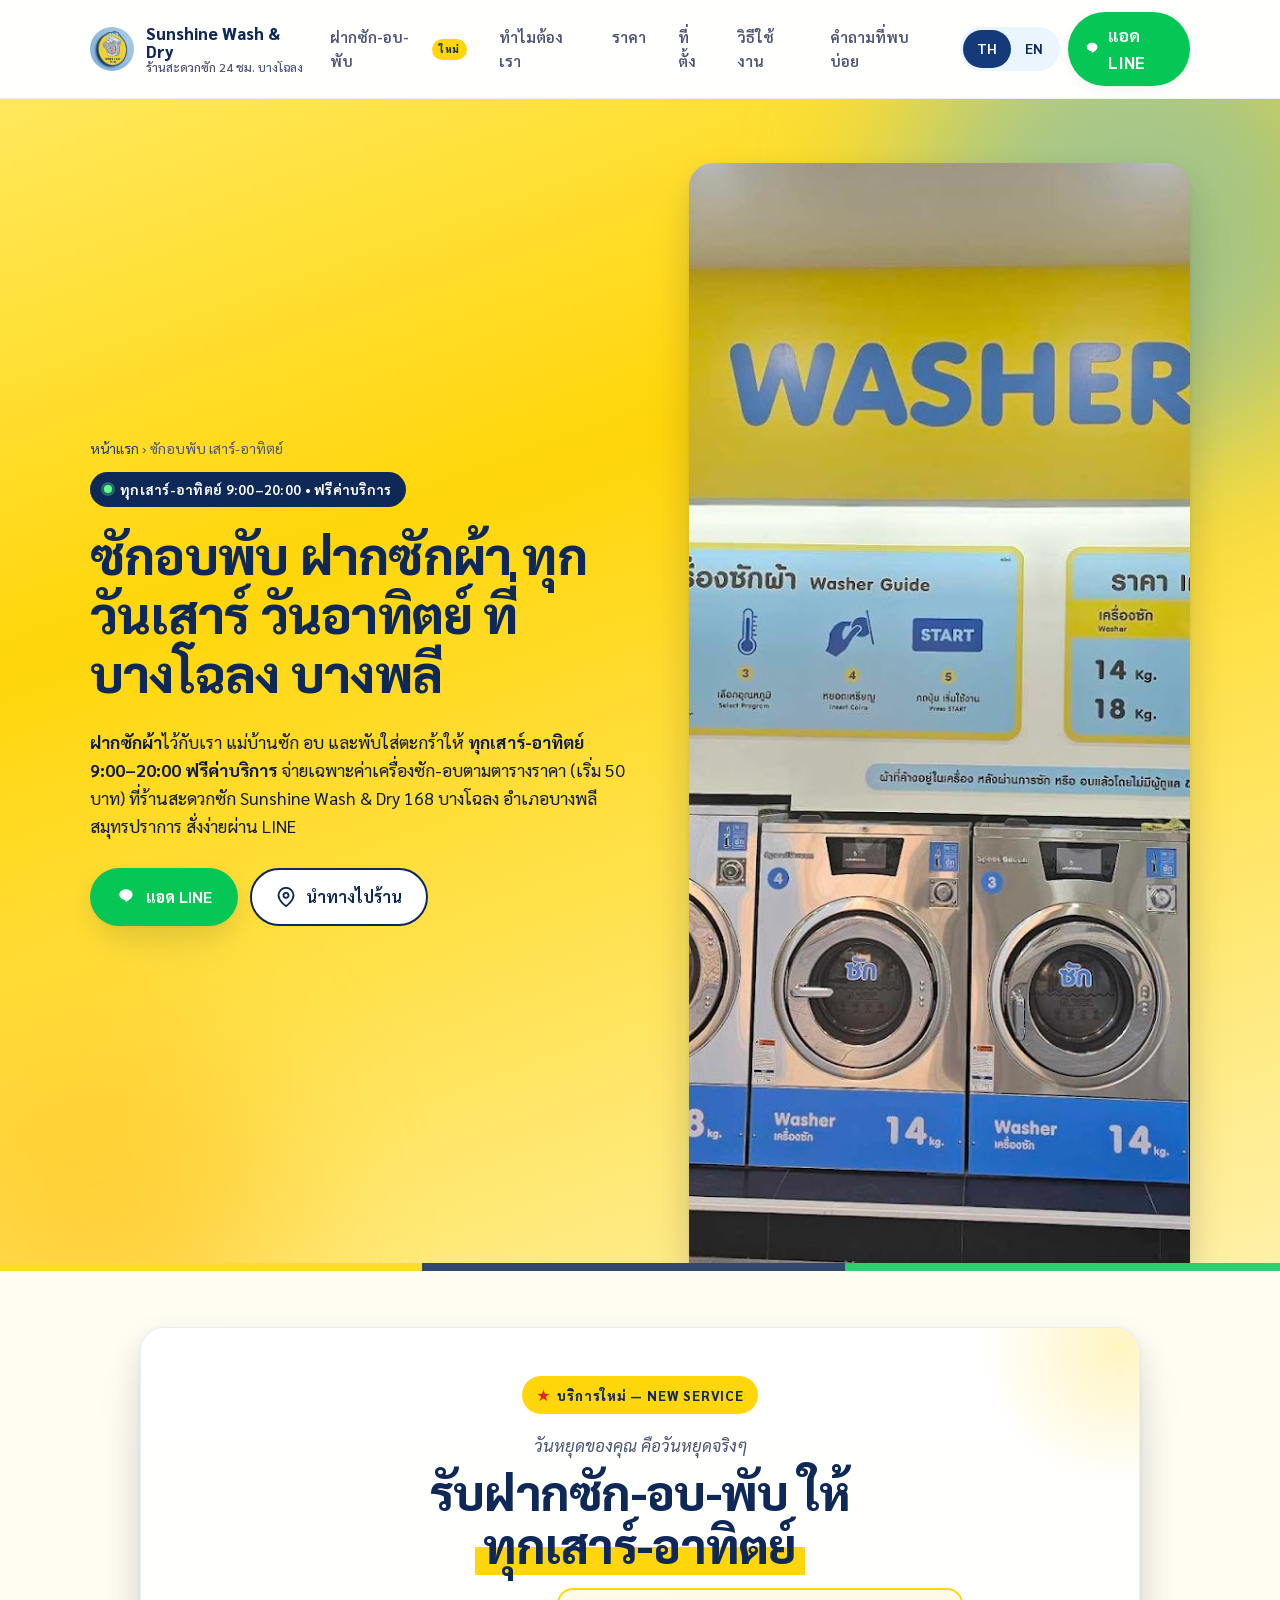
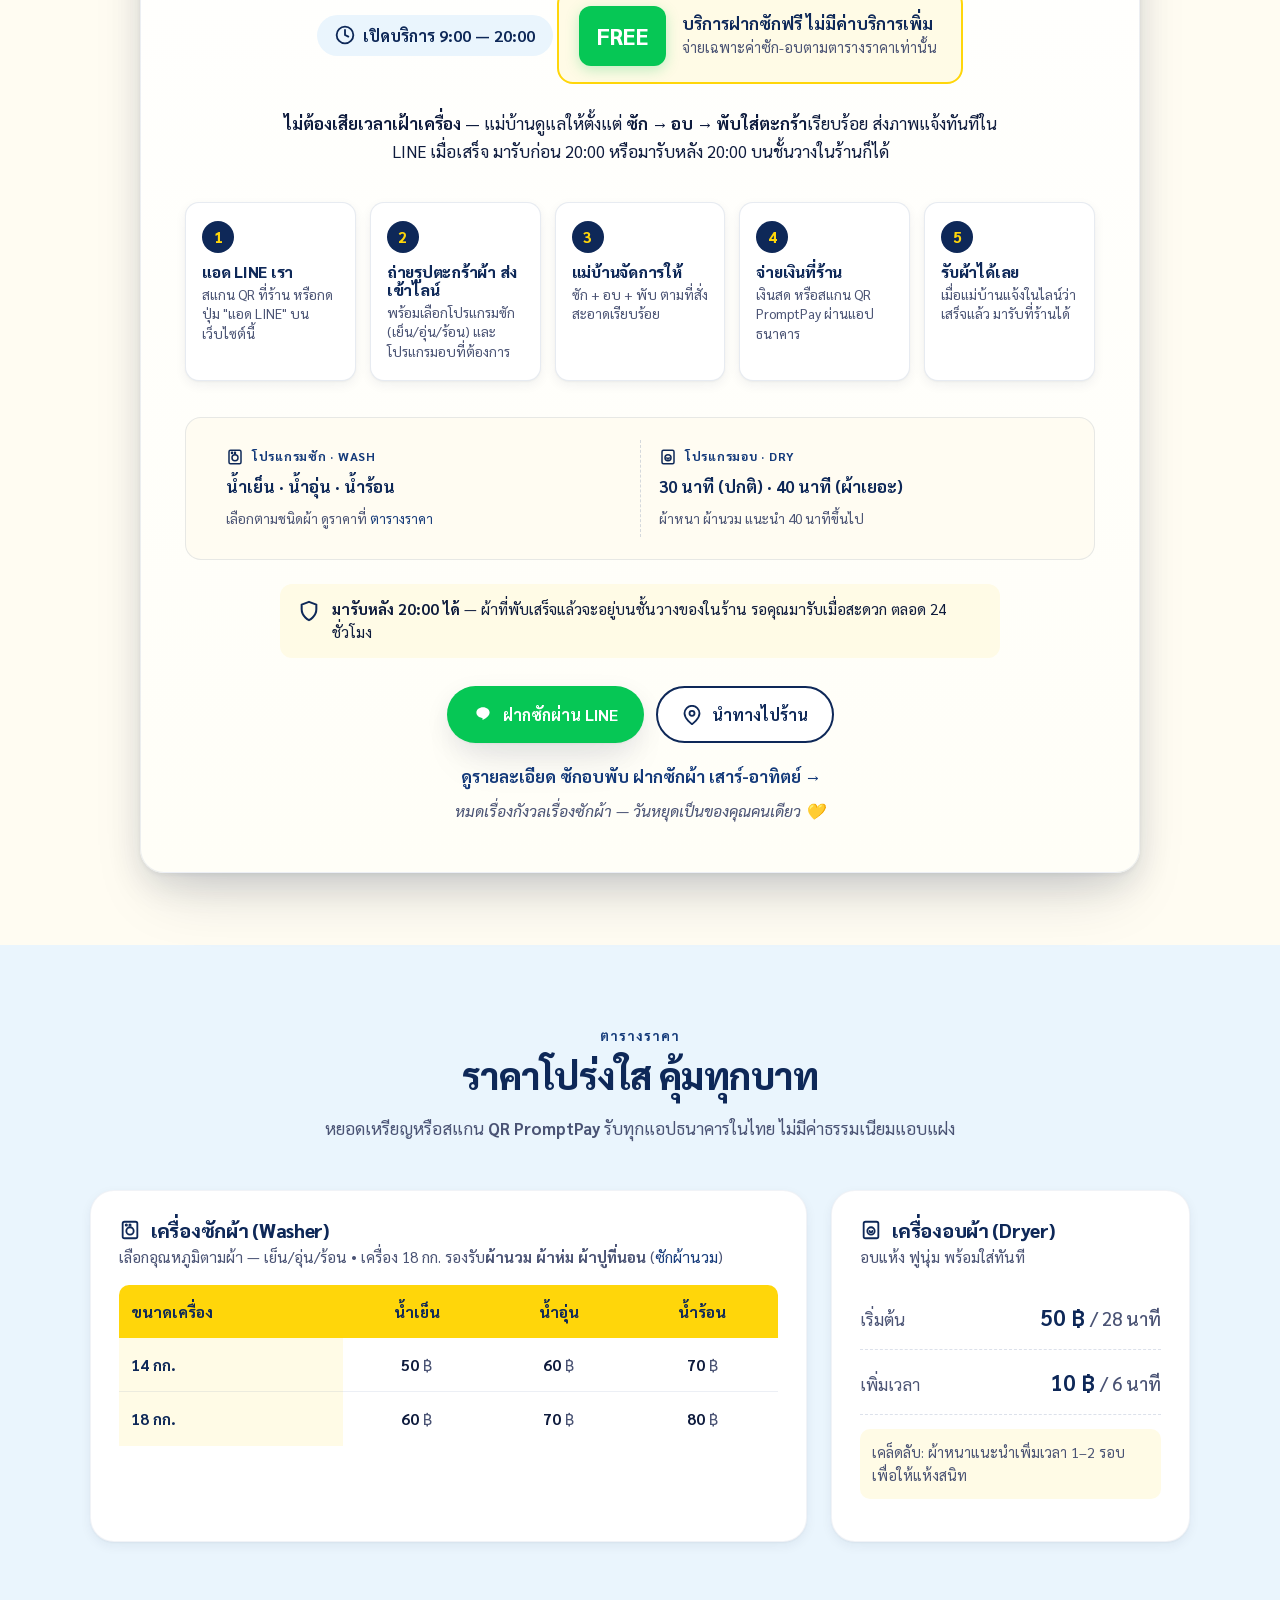
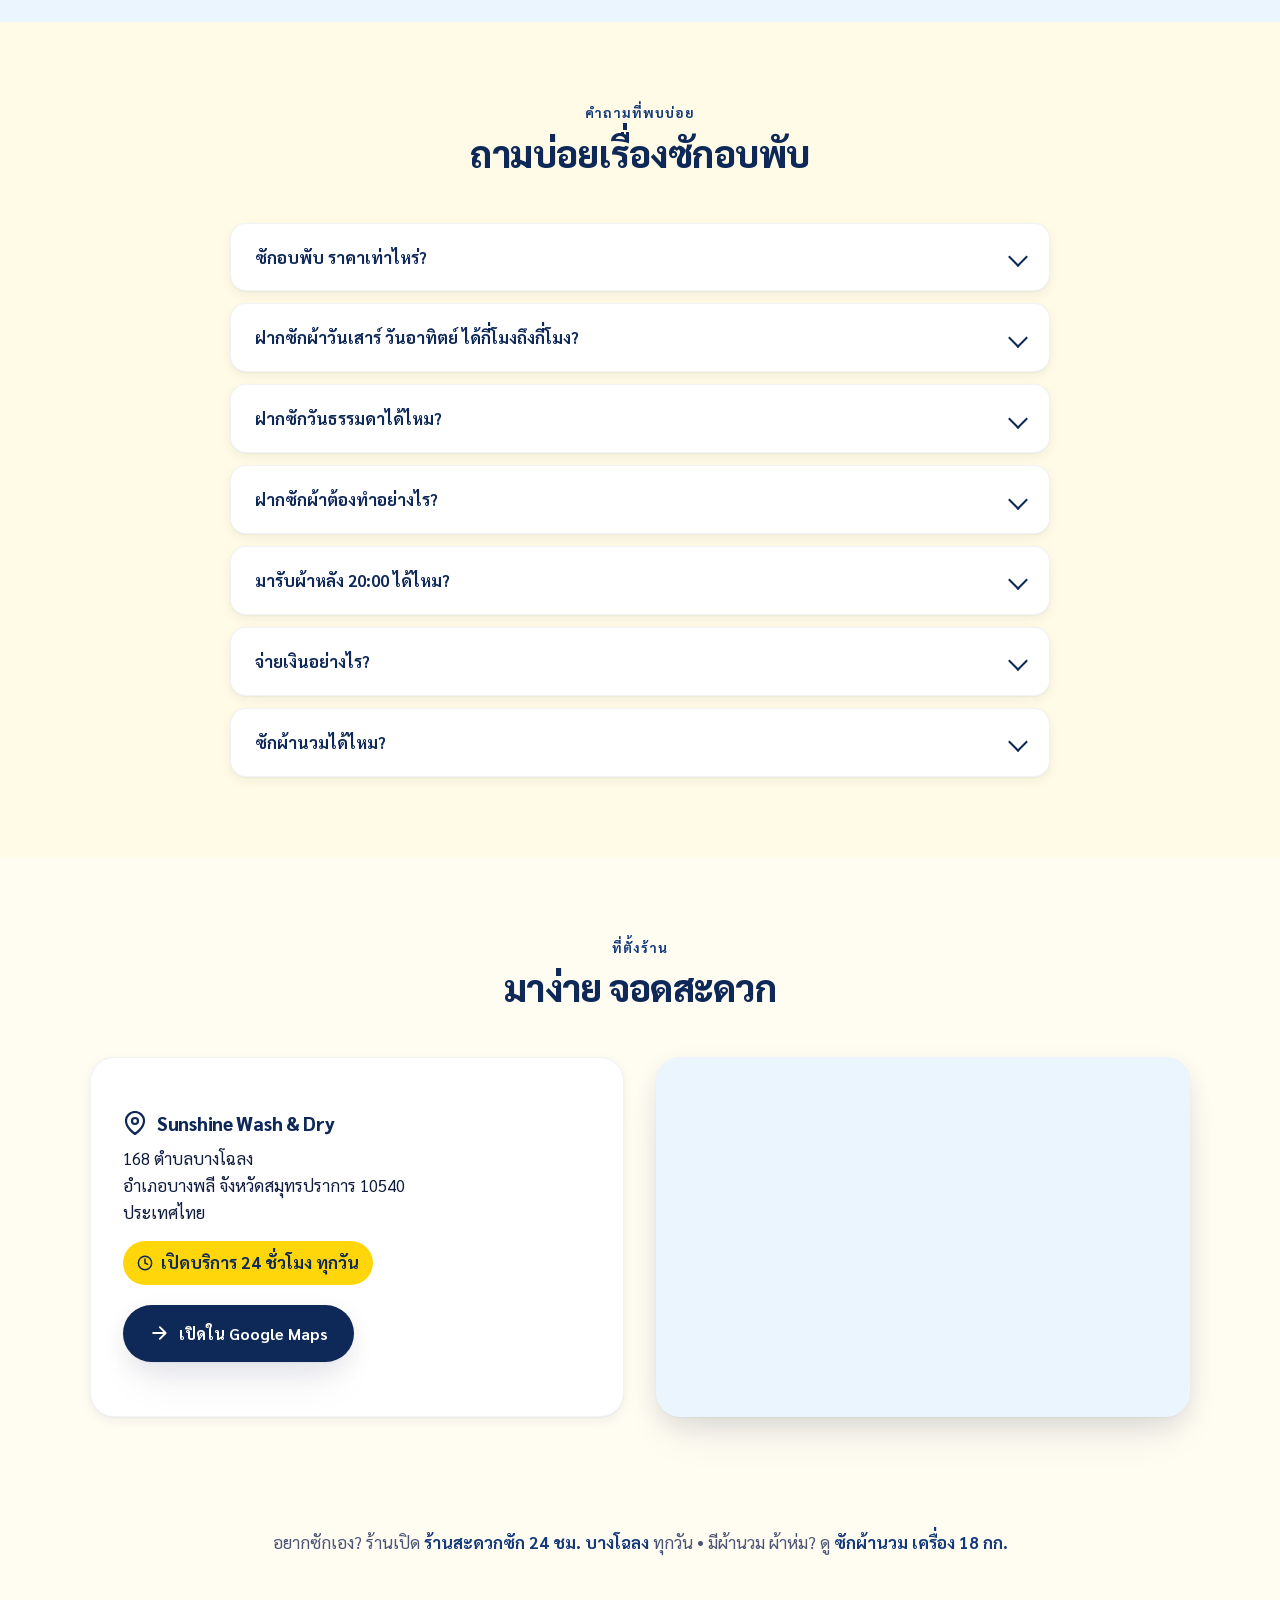
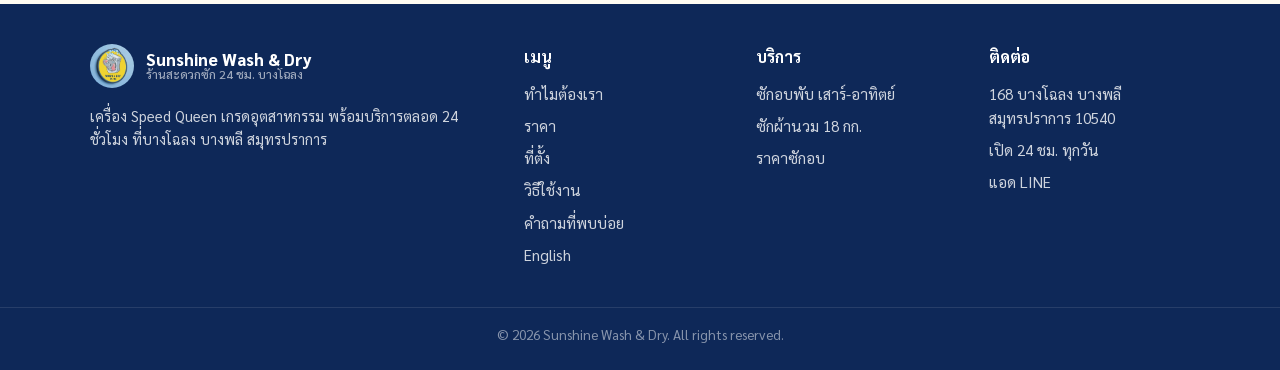
<file: wash-dry-fold/index.html>
<!doctype html>
<html lang="th">
<head>
  <meta charset="utf-8" />
  <meta name="viewport" content="width=device-width, initial-scale=1" />

  <title>ซักอบพับ ฝากซักผ้า เสาร์-อาทิตย์ ฟรีค่าบริการ บางพลี</title>
  <meta name="description" content="ฝากซักผ้า ซักอบพับ ทุกวันเสาร์ วันอาทิตย์ 9:00–20:00 ฟรีค่าบริการ จ่ายเฉพาะค่าเครื่องซัก-อบ เริ่ม 50 บาท ร้าน Sunshine บางโฉลง บางพลี สั่งผ่าน LINE" />
  <link rel="canonical" href="https://sunshine-wash-and-dry.cclaundrysystem.com/wash-dry-fold/" />
  <link rel="alternate" hreflang="th" href="https://sunshine-wash-and-dry.cclaundrysystem.com/wash-dry-fold/" />
  <link rel="alternate" hreflang="en" href="https://sunshine-wash-and-dry.cclaundrysystem.com/en/wash-dry-fold/" />
  <link rel="alternate" hreflang="x-default" href="https://sunshine-wash-and-dry.cclaundrysystem.com/wash-dry-fold/" />

  <meta name="geo.region" content="TH-11" />
  <meta name="geo.placename" content="Bang Phli, Samut Prakan" />
  <meta name="geo.position" content="13.6250433;100.726129" />

  <meta property="og:type" content="website" />
  <meta property="og:locale" content="th_TH" />
  <meta property="og:title" content="ซักอบพับ ฝากซักผ้า ทุกเสาร์-อาทิตย์ ฟรีค่าบริการ — Sunshine Wash &amp; Dry บางโฉลง" />
  <meta property="og:description" content="ฝากซักผ้า ซักอบพับ ทุกวันเสาร์ วันอาทิตย์ 9:00–20:00 ฟรีค่าบริการ จ่ายเฉพาะค่าเครื่องซัก-อบ เริ่ม 50 บาท ร้าน Sunshine บางโฉลง บางพลี สั่งผ่าน LINE" />
  <meta property="og:url" content="https://sunshine-wash-and-dry.cclaundrysystem.com/wash-dry-fold/" />
  <meta property="og:image" content="https://sunshine-wash-and-dry.cclaundrysystem.com/assets/storefront.jpg" />
  <meta property="og:site_name" content="Sunshine Wash &amp; Dry" />
  <meta name="twitter:card" content="summary_large_image" />

  <meta name="theme-color" content="#FFD60A" />
  <link rel="icon" type="image/jpeg" href="/assets/logo.jpg" />
  <link rel="apple-touch-icon" href="/assets/logo.jpg" />
  <link rel="preconnect" href="https://fonts.googleapis.com">
  <link rel="preconnect" href="https://fonts.gstatic.com" crossorigin>
  <link rel="preload" as="style" href="https://fonts.googleapis.com/css2?family=Sarabun:wght@400;600;700;800&display=swap" onload="this.onload=null;this.rel='stylesheet'">
  <noscript><link rel="stylesheet" href="https://fonts.googleapis.com/css2?family=Sarabun:wght@400;600;700;800&display=swap"></noscript>
  <link rel="stylesheet" href="/styles.css" />

  <script type="application/ld+json">
{
  "@context": "https://schema.org",
  "@type": "Service",
  "name": "ซักอบพับ ฝากซักผ้า เสาร์-อาทิตย์ (Drop-off Wash, Dry & Fold)",
  "alternateName": [
    "ซักอบพับ",
    "ฝากซักผ้า",
    "รับซักอบพับ",
    "ซักผ้าวันเสาร์",
    "ซักผ้าวันอาทิตย์",
    "Wash Dry Fold"
  ],
  "serviceType": "Drop-off laundry, wash dry and fold",
  "description": "บริการฝากซัก-อบ-พับ ทุกเสาร์-อาทิตย์ 9:00–20:00 ฟรีค่าบริการ ลูกค้าจ่ายเฉพาะค่าเครื่องซักและเครื่องอบตามตารางราคา",
  "areaServed": [
    {
      "@type": "Place",
      "name": "บางโฉลง"
    },
    {
      "@type": "Place",
      "name": "บางพลี"
    },
    {
      "@type": "Place",
      "name": "ราชาเทวะ"
    },
    {
      "@type": "Place",
      "name": "เมกาบางนา"
    },
    {
      "@type": "Place",
      "name": "บางนา-ตราด"
    },
    {
      "@type": "Place",
      "name": "สนามบินสุวรรณภูมิ"
    }
  ],
  "hoursAvailable": [
    {
      "@type": "OpeningHoursSpecification",
      "dayOfWeek": [
        "Saturday",
        "Sunday"
      ],
      "opens": "09:00",
      "closes": "20:00"
    }
  ],
  "offers": {
    "@type": "Offer",
    "price": "0",
    "priceCurrency": "THB",
    "description": "ไม่มีค่าบริการ จ่ายเฉพาะค่าเครื่องซัก-อบ (เครื่องซักเริ่ม 50 บาท เครื่องอบ 50 บาท/28 นาที)"
  },
  "url": "https://sunshine-wash-and-dry.cclaundrysystem.com/wash-dry-fold/",
  "provider": {
    "@id": "https://sunshine-wash-and-dry.cclaundrysystem.com/#business"
  }
}
  </script>
  <script type="application/ld+json">
{
  "@context": "https://schema.org",
  "@type": "BreadcrumbList",
  "itemListElement": [
    {
      "@type": "ListItem",
      "position": 1,
      "name": "หน้าแรก",
      "item": "https://sunshine-wash-and-dry.cclaundrysystem.com/"
    },
    {
      "@type": "ListItem",
      "position": 2,
      "name": "ซักอบพับ เสาร์-อาทิตย์",
      "item": "https://sunshine-wash-and-dry.cclaundrysystem.com/wash-dry-fold/"
    }
  ]
}
  </script>
  <script type="application/ld+json">
{
  "@context": "https://schema.org",
  "@type": "FAQPage",
  "mainEntity": [
    {
      "@type": "Question",
      "name": "ซักอบพับ ราคาเท่าไหร่?",
      "acceptedAnswer": {
        "@type": "Answer",
        "text": "ไม่มีค่าบริการซักอบพับ จ่ายเฉพาะค่าเครื่องตามตารางราคา เช่น เครื่องซัก 14 กก. น้ำเย็น 50 บาท + เครื่องอบ 28 นาที 50 บาท รวม 100 บาทต่อหนึ่งเครื่อง"
      }
    },
    {
      "@type": "Question",
      "name": "ฝากซักผ้าวันเสาร์ วันอาทิตย์ ได้กี่โมงถึงกี่โมง?",
      "acceptedAnswer": {
        "@type": "Answer",
        "text": "รับฝากซักอบพับทุกเสาร์และอาทิตย์ 9:00–20:00 ส่วนเครื่องซัก-อบแบบบริการตัวเองเปิด 24 ชั่วโมงทุกวัน"
      }
    },
    {
      "@type": "Question",
      "name": "ฝากซักวันธรรมดาได้ไหม?",
      "acceptedAnswer": {
        "@type": "Answer",
        "text": "ตอนนี้บริการฝากซักอบพับเปิดเฉพาะเสาร์-อาทิตย์ วันจันทร์-ศุกร์ใช้เครื่องซัก-อบเองได้ตลอด 24 ชั่วโมง จ่ายด้วยเหรียญหรือ QR PromptPay"
      }
    },
    {
      "@type": "Question",
      "name": "ฝากซักผ้าต้องทำอย่างไร?",
      "acceptedAnswer": {
        "@type": "Answer",
        "text": "แอด LINE ของร้าน ถ่ายรูปตะกร้าผ้าส่งเข้าไลน์ พร้อมเลือกโปรแกรมซัก (น้ำเย็น/อุ่น/ร้อน) และโปรแกรมอบ แม่บ้านจะซัก อบ พับ แล้วแจ้งในไลน์เมื่อเสร็จ"
      }
    },
    {
      "@type": "Question",
      "name": "มารับผ้าหลัง 20:00 ได้ไหม?",
      "acceptedAnswer": {
        "@type": "Answer",
        "text": "ได้ ผ้าที่พับเสร็จจะวางไว้บนชั้นวางในร้าน มารับได้ตลอด 24 ชั่วโมง"
      }
    },
    {
      "@type": "Question",
      "name": "จ่ายเงินอย่างไร?",
      "acceptedAnswer": {
        "@type": "Answer",
        "text": "จ่ายที่ร้าน เป็นเงินสด หรือสแกน QR PromptPay ผ่านแอปธนาคาร"
      }
    },
    {
      "@type": "Question",
      "name": "ซักผ้านวมได้ไหม?",
      "acceptedAnswer": {
        "@type": "Answer",
        "text": "ซักผ้านวมได้ด้วยเครื่อง 18 กก. (60–80 บาท) ดูวิธีและราคาที่หน้า ซักผ้านวม หากต้องการฝากซักผ้านวม แจ้งทาง LINE ก่อน"
      }
    }
  ]
}
  </script>
</head>
<body>

<!-- Generated by scripts/build.mjs — edit the data there, not this file. -->
<svg class="icon-svg" xmlns="http://www.w3.org/2000/svg" aria-hidden="true">
  <symbol id="i-line" viewBox="0 0 24 24"><path fill="currentColor" d="M19.952 9.114c0-3.553-3.563-6.444-7.946-6.444-4.382 0-7.945 2.891-7.945 6.444 0 3.184 2.825 5.85 6.64 6.355.259.056.61.17.7.39.08.2.052.512.026.715l-.114.683c-.034.2-.16.789.69.43.85-.358 4.587-2.704 6.255-4.628 1.151-1.262 1.694-2.541 1.694-3.945z"/></symbol>
  <symbol id="i-clock" viewBox="0 0 24 24" fill="none" stroke="currentColor" stroke-width="2.2" stroke-linecap="round"><circle cx="12" cy="12" r="10"/><path d="M12 6v6l4 2"/></symbol>
  <symbol id="i-pin" viewBox="0 0 24 24" fill="none" stroke="currentColor" stroke-width="2.2" stroke-linecap="round" stroke-linejoin="round"><path d="M21 10c0 7-9 13-9 13S3 17 3 10a9 9 0 1 1 18 0z"/><circle cx="12" cy="10" r="3"/></symbol>
  <symbol id="i-star" viewBox="0 0 24 24" fill="none" stroke="currentColor" stroke-width="2.2" stroke-linecap="round" stroke-linejoin="round"><path d="M12 2l3 6 7 1-5 5 1 7-6-3-6 3 1-7-5-5 7-1 3-6z"/></symbol>
  <symbol id="i-shield" viewBox="0 0 24 24" fill="none" stroke="currentColor" stroke-width="2.2" stroke-linecap="round" stroke-linejoin="round"><path d="M12 22s8-4 8-12V5l-8-3-8 3v5c0 8 8 12 8 12z"/></symbol>
  <symbol id="i-arrow" viewBox="0 0 24 24" fill="none" stroke="currentColor" stroke-width="2.2" stroke-linecap="round" stroke-linejoin="round"><path d="M5 12h14M13 5l7 7-7 7"/></symbol>
  <symbol id="i-menu" viewBox="0 0 24 24" fill="none" stroke="currentColor" stroke-width="2.4" stroke-linecap="round"><path d="M4 6h16M4 12h16M4 18h16"/></symbol>
  <symbol id="i-phone" viewBox="0 0 24 24" fill="none" stroke="currentColor" stroke-width="2.2" stroke-linecap="round" stroke-linejoin="round"><path d="M22 16.92v3a2 2 0 0 1-2.18 2 19.79 19.79 0 0 1-8.63-3.07 19.5 19.5 0 0 1-6-6 19.79 19.79 0 0 1-3.07-8.67A2 2 0 0 1 4.11 2h3a2 2 0 0 1 2 1.72 12.84 12.84 0 0 0 .7 2.81 2 2 0 0 1-.45 2.11L8.09 9.91a16 16 0 0 0 6 6l1.27-1.27a2 2 0 0 1 2.11-.45 12.84 12.84 0 0 0 2.81.7A2 2 0 0 1 22 16.92z"/></symbol>
  <symbol id="i-washer" viewBox="0 0 24 24" fill="none" stroke="currentColor" stroke-width="2" stroke-linecap="round" stroke-linejoin="round"><rect x="4" y="3" width="16" height="18" rx="2"/><circle cx="12" cy="13" r="4"/><circle cx="8" cy="6.5" r=".7" fill="currentColor"/><circle cx="12" cy="6.5" r=".7" fill="currentColor"/></symbol>
  <symbol id="i-dryer" viewBox="0 0 24 24" fill="none" stroke="currentColor" stroke-width="2" stroke-linecap="round" stroke-linejoin="round"><rect x="4" y="3" width="16" height="18" rx="2"/><circle cx="12" cy="13" r="4"/><path d="M10.5 13a1.5 1.5 0 0 0 3 0"/></symbol>
</svg>

<header class="site-header">
  <div class="container">
    <a class="brand" href="/" aria-label="Sunshine Wash & Dry หน้าแรก">
      <img src="/assets/logo.jpg" alt="โลโก้ Sunshine Wash & Dry ร้านสะดวกซัก บางโฉลง" width="44" height="44" />
      <div class="brand-name">Sunshine Wash & Dry<small>ร้านสะดวกซัก 24 ชม. บางโฉลง</small></div>
    </a>

    <nav class="nav" aria-label="เมนูหลัก">
      <div class="nav-links">
        <a href="/#dropoff" class="nav-new">ฝากซัก-อบ-พับ <span class="new-dot" aria-label="ใหม่">ใหม่</span></a>
        <a href="/#why">ทำไมต้องเรา</a>
        <a href="/#pricing">ราคา</a>
        <a href="/#location">ที่ตั้ง</a>
        <a href="/#how">วิธีใช้งาน</a>
        <a href="/#faq">คำถามที่พบบ่อย</a>
      </div>
      <div class="nav-cta-wrap">
        <div class="lang-switch" role="group" aria-label="เลือกภาษา">
          <a href="/wash-dry-fold/" class="is-active" hreflang="th">TH</a>
          <a href="/en/wash-dry-fold/" hreflang="en">EN</a>
        </div>
        <a class="cta-line" href="https://lin.ee/V77IMtH" target="_blank" rel="noopener">
          <svg aria-hidden="true"><use href="#i-line"/></svg>
          แอด LINE
        </a>
        <button class="menu-toggle" aria-label="เปิดเมนู" aria-expanded="false">
          <svg aria-hidden="true"><use href="#i-menu"/></svg>
        </button>
      </div>
    </nav>
  </div>
</header>

<main>
  <section class="hero">
    <div class="container">
      <div class="hero-content">
        <nav class="crumbs" aria-label="breadcrumb"><a href="/">หน้าแรก</a> › <span>ซักอบพับ เสาร์-อาทิตย์</span></nav>
        <span class="eyebrow"><span class="dot"></span> ทุกเสาร์-อาทิตย์ 9:00–20:00 • ฟรีค่าบริการ</span>
        <h1>ซักอบพับ ฝากซักผ้า ทุกวันเสาร์ วันอาทิตย์ ที่<span class="nw">บางโฉลง</span> <span class="nw">บางพลี</span></h1>
        <p class="lead"><strong>ฝากซักผ้า</strong>ไว้กับเรา แม่บ้านซัก อบ และพับใส่ตะกร้าให้ <strong>ทุกเสาร์-อาทิตย์ 9:00–20:00</strong> <strong>ฟรีค่าบริการ</strong> จ่ายเฉพาะค่าเครื่องซัก-อบตามตารางราคา (เริ่ม 50 บาท) ที่ร้านสะดวกซัก Sunshine Wash &amp; Dry 168 บางโฉลง อำเภอบางพลี สมุทรปราการ สั่งง่ายผ่าน LINE</p>
        <div class="hero-ctas">
          <a class="btn btn-line" href="https://lin.ee/V77IMtH" target="_blank" rel="noopener">
            <svg aria-hidden="true"><use href="#i-line"/></svg>
            แอด LINE
          </a>
          <a class="btn btn-outline" href="https://maps.app.goo.gl/qasTNTg1pb59pZQq6" target="_blank" rel="noopener">
            <svg aria-hidden="true"><use href="#i-pin"/></svg>
            นำทางไปร้าน
          </a>
        </div>
      </div>
      <div class="hero-image">
        <img src="/assets/storefront.jpg" alt="ร้านซักอบพับ Sunshine Wash &amp; Dry บางโฉลง บางพลี" width="1500" height="1100" loading="eager" fetchpriority="high" />
      </div>
    </div>
  </section>

<section id="dropoff" class="dropoff" aria-labelledby="dropoff-h">
    <div class="container">
      <div class="dropoff-card">
        <span class="dropoff-newtag"><span class="newtag-star">★</span> บริการใหม่ — New Service</span>
        <p class="dropoff-quote">วันหยุดของคุณ คือวันหยุดจริงๆ</p>
        <h2 id="dropoff-h">
          รับฝากซัก-อบ-พับ ให้<br>
          <span class="dropoff-hl">ทุกเสาร์-อาทิตย์</span>
        </h2>
        <div class="dropoff-hours">
          <svg width="20" height="20" aria-hidden="true"><use href="#i-clock"/></svg>
          เปิดบริการ 9:00 — 20:00
        </div>

        <div class="dropoff-free">
          <span class="free-pill">FREE</span>
          <div class="free-body">
            <strong>บริการฝากซักฟรี ไม่มีค่าบริการเพิ่ม</strong>
            <small>จ่ายเฉพาะค่าซัก-อบตามตารางราคาเท่านั้น</small>
          </div>
        </div>

        <p class="dropoff-pitch">
          <strong>ไม่ต้องเสียเวลาเฝ้าเครื่อง</strong> — แม่บ้านดูแลให้ตั้งแต่ <strong>ซัก → อบ → พับใส่ตะกร้า</strong>เรียบร้อย ส่งภาพแจ้งทันทีใน LINE เมื่อเสร็จ มารับก่อน 20:00 หรือมารับหลัง 20:00 บนชั้นวางในร้านก็ได้
        </p>

        <div class="dropoff-steps">
          <div class="dropoff-step">
            <span class="num">1</span>
            <h3>แอด LINE เรา</h3>
            <p>สแกน QR ที่ร้าน หรือกดปุ่ม "แอด LINE" บนเว็บไซต์นี้</p>
          </div>
          <div class="dropoff-step">
            <span class="num">2</span>
            <h3>ถ่ายรูปตะกร้าผ้า ส่งเข้าไลน์</h3>
            <p>พร้อมเลือกโปรแกรมซัก (เย็น/อุ่น/ร้อน) และโปรแกรมอบที่ต้องการ</p>
          </div>
          <div class="dropoff-step">
            <span class="num">3</span>
            <h3>แม่บ้านจัดการให้</h3>
            <p>ซัก + อบ + พับ ตามที่สั่ง สะอาดเรียบร้อย</p>
          </div>
          <div class="dropoff-step">
            <span class="num">4</span>
            <h3>จ่ายเงินที่ร้าน</h3>
            <p>เงินสด หรือสแกน QR PromptPay ผ่านแอปธนาคาร</p>
          </div>
          <div class="dropoff-step">
            <span class="num">5</span>
            <h3>รับผ้าได้เลย</h3>
            <p>เมื่อแม่บ้านแจ้งในไลน์ว่าเสร็จแล้ว มารับที่ร้านได้</p>
          </div>
        </div>

        <div class="dropoff-menu">
          <div class="menu-col">
            <span class="menu-label"><svg width="18" height="18" aria-hidden="true"><use href="#i-washer"/></svg> โปรแกรมซัก · WASH</span>
            <strong>น้ำเย็น · น้ำอุ่น · น้ำร้อน</strong>
            <small>เลือกตามชนิดผ้า ดูราคาที่ <a href="#pricing">ตารางราคา</a></small>
          </div>
          <div class="menu-col">
            <span class="menu-label"><svg width="18" height="18" aria-hidden="true"><use href="#i-dryer"/></svg> โปรแกรมอบ · DRY</span>
            <strong>30 นาที (ปกติ) · 40 นาที (ผ้าเยอะ)</strong>
            <small>ผ้าหนา ผ้านวม แนะนำ 40 นาทีขึ้นไป</small>
          </div>
        </div>

        <div class="dropoff-late">
          <svg width="22" height="22" aria-hidden="true"><use href="#i-shield"/></svg>
          <p><strong>มารับหลัง 20:00 ได้</strong> — ผ้าที่พับเสร็จแล้วจะอยู่บนชั้นวางของในร้าน รอคุณมารับเมื่อสะดวก ตลอด 24 ชั่วโมง</p>
        </div>

        <div class="dropoff-ctas">
          <a class="btn btn-line" href="https://lin.ee/V77IMtH" target="_blank" rel="noopener">
            <svg aria-hidden="true"><use href="#i-line"/></svg>
            ฝากซักผ่าน LINE
          </a>
          <a class="btn btn-outline" href="https://maps.app.goo.gl/qasTNTg1pb59pZQq6" target="_blank" rel="noopener">
            <svg aria-hidden="true"><use href="#i-pin"/></svg>
            นำทางไปร้าน
          </a>
        </div>

        <p class="dropoff-more"><a href="/wash-dry-fold/">ดูรายละเอียด ซักอบพับ ฝากซักผ้า เสาร์-อาทิตย์ →</a></p>

        <p class="dropoff-foot">หมดเรื่องกังวลเรื่องซักผ้า — วันหยุดเป็นของคุณคนเดียว 💛</p>
      </div>
    </div>
  </section>

<section id="pricing" class="pricing">
    <div class="container">
      <div class="section-head">
        <div class="kicker">ตารางราคา</div>
        <h2>ราคาโปร่งใส คุ้มทุกบาท</h2>
        <p>หยอดเหรียญหรือสแกน <strong>QR PromptPay</strong> รับทุกแอปธนาคารในไทย ไม่มีค่าธรรมเนียมแอบแฝง</p>
      </div>

      <div class="pricing-grid">
        <div class="price-card">
          <h3><svg width="22" height="22" aria-hidden="true"><use href="#i-washer"/></svg> เครื่องซักผ้า (Washer)</h3>
          <p class="sub">เลือกอุณหภูมิตามผ้า — เย็น/อุ่น/ร้อน • เครื่อง 18 กก. รองรับ<strong>ผ้านวม ผ้าห่ม ผ้าปูที่นอน</strong> (<a href="/comforter-wash/">ซักผ้านวม</a>)</p>
          <table class="price-table">
            <thead>
              <tr><th>ขนาดเครื่อง</th><th>น้ำเย็น</th><th>น้ำอุ่น</th><th>น้ำร้อน</th></tr>
            </thead>
            <tbody>
              <tr><td>14 กก.</td><td><span class="baht">50</span></td><td><span class="baht">60</span></td><td><span class="baht">70</span></td></tr>
              <tr><td>18 กก.</td><td><span class="baht">60</span></td><td><span class="baht">70</span></td><td><span class="baht">80</span></td></tr>
            </tbody>
          </table>
        </div>

        <div class="price-card dryer-card">
          <h3><svg width="22" height="22" aria-hidden="true"><use href="#i-dryer"/></svg> เครื่องอบผ้า (Dryer)</h3>
          <p class="sub">อบแห้ง ฟูนุ่ม พร้อมใส่ทันที</p>
          <div class="dryer-row">
            <span>เริ่มต้น</span>
            <strong>50 ฿ <small style="font-weight:500;color:var(--ink-soft);">/ 28 นาที</small></strong>
          </div>
          <div class="dryer-row">
            <span>เพิ่มเวลา</span>
            <strong>10 ฿ <small style="font-weight:500;color:var(--ink-soft);">/ 6 นาที</small></strong>
          </div>
          <p class="dryer-note">เคล็ดลับ: ผ้าหนาแนะนำเพิ่มเวลา 1–2 รอบ เพื่อให้แห้งสนิท</p>
        </div>
      </div>
    </div>
  </section>

  <section id="faq" class="faq">
    <div class="container">
      <div class="section-head">
        <div class="kicker">คำถามที่พบบ่อย</div>
        <h2>ถามบ่อยเรื่องซักอบพับ</h2>
      </div>
      <div class="faq-list">
        <details class="faq-item"><summary>ซักอบพับ ราคาเท่าไหร่?</summary><div class="answer"><strong>ไม่มีค่าบริการซักอบพับ</strong> จ่ายเฉพาะค่าเครื่องตามตารางราคา เช่น เครื่องซัก 14 กก. น้ำเย็น 50 บาท + เครื่องอบ 28 นาที 50 บาท รวม 100 บาทต่อหนึ่งเครื่อง</div></details>
        <details class="faq-item"><summary>ฝากซักผ้าวันเสาร์ วันอาทิตย์ ได้กี่โมงถึงกี่โมง?</summary><div class="answer">รับฝากซักอบพับ<strong>ทุกเสาร์และอาทิตย์ 9:00–20:00</strong> ส่วนเครื่องซัก-อบแบบบริการตัวเองเปิด 24 ชั่วโมงทุกวัน</div></details>
        <details class="faq-item"><summary>ฝากซักวันธรรมดาได้ไหม?</summary><div class="answer">ตอนนี้บริการฝากซักอบพับเปิดเฉพาะเสาร์-อาทิตย์ วันจันทร์-ศุกร์ใช้เครื่องซัก-อบเองได้ตลอด 24 ชั่วโมง จ่ายด้วยเหรียญหรือ QR PromptPay</div></details>
        <details class="faq-item"><summary>ฝากซักผ้าต้องทำอย่างไร?</summary><div class="answer"><a href="https://lin.ee/V77IMtH" target="_blank" rel="noopener">แอด LINE</a> ของร้าน ถ่ายรูปตะกร้าผ้าส่งเข้าไลน์ พร้อมเลือกโปรแกรมซัก (น้ำเย็น/อุ่น/ร้อน) และโปรแกรมอบ แม่บ้านจะซัก อบ พับ แล้วแจ้งในไลน์เมื่อเสร็จ</div></details>
        <details class="faq-item"><summary>มารับผ้าหลัง 20:00 ได้ไหม?</summary><div class="answer">ได้ ผ้าที่พับเสร็จจะวางไว้บนชั้นวางในร้าน มารับได้ตลอด 24 ชั่วโมง</div></details>
        <details class="faq-item"><summary>จ่ายเงินอย่างไร?</summary><div class="answer">จ่ายที่ร้าน เป็นเงินสด หรือสแกน QR PromptPay ผ่านแอปธนาคาร</div></details>
        <details class="faq-item"><summary>ซักผ้านวมได้ไหม?</summary><div class="answer">ซักผ้านวมได้ด้วยเครื่อง 18 กก. (60–80 บาท) ดูวิธีและราคาที่หน้า <a href="/comforter-wash/">ซักผ้านวม</a> หากต้องการฝากซักผ้านวม แจ้งทาง LINE ก่อน</div></details>
      </div>
    </div>
  </section>

<section id="location">
    <div class="container">
      <div class="section-head">
        <div class="kicker">ที่ตั้งร้าน</div>
        <h2>มาง่าย จอดสะดวก</h2>
      </div>

      <div class="location-grid">
        <div class="location-info">
          <h3><svg width="24" height="24" aria-hidden="true"><use href="#i-pin"/></svg> Sunshine Wash & Dry</h3>
          <p class="address">
            168 ตำบลบางโฉลง<br />
            อำเภอบางพลี จังหวัดสมุทรปราการ 10540<br />
            ประเทศไทย
          </p>
          <span class="hours"><svg width="16" height="16" aria-hidden="true"><use href="#i-clock"/></svg> เปิดบริการ 24 ชั่วโมง ทุกวัน</span>
          <div>
            <a class="btn btn-primary" href="https://maps.app.goo.gl/qasTNTg1pb59pZQq6" target="_blank" rel="noopener">
              <svg aria-hidden="true"><use href="#i-arrow"/></svg> เปิดใน Google Maps
            </a>
          </div>
        </div>
        <div class="map-embed">
          <iframe
            src="https://www.google.com/maps?q=13.6250433,100.726129+(Sunshine+Wash+%26+Dry)&output=embed"
            loading="lazy" referrerpolicy="no-referrer-when-downgrade"
            title="แผนที่ Sunshine Wash & Dry บางโฉลง บางพลี สมุทรปราการ"
            allowfullscreen></iframe>
        </div>
      </div>
    </div>
  </section>

  <section class="related">
    <div class="container">
      <p>อยากซักเอง? ร้านเปิด <a href="/">ร้านสะดวกซัก 24 ชม. บางโฉลง</a> ทุกวัน • มีผ้านวม ผ้าห่ม? ดู <a href="/comforter-wash/">ซักผ้านวม เครื่อง 18 กก.</a></p>
    </div>
  </section>
</main>

<footer class="site-footer">
  <div class="container">
    <div>
      <a class="brand" href="/">
        <img src="/assets/logo.jpg" alt="โลโก้ Sunshine Wash & Dry" width="44" height="44" />
        <div class="brand-name">Sunshine Wash & Dry<small>ร้านสะดวกซัก 24 ชม. บางโฉลง</small></div>
      </a>
      <p style="margin-top: 16px; font-size: 0.92rem;">เครื่อง Speed Queen เกรดอุตสาหกรรม พร้อมบริการตลอด 24 ชั่วโมง ที่บางโฉลง บางพลี สมุทรปราการ</p>
    </div>
    <div>
      <h4>เมนู</h4>
      <ul>
        <li><a href="/#why">ทำไมต้องเรา</a></li>
        <li><a href="/#pricing">ราคา</a></li>
        <li><a href="/#location">ที่ตั้ง</a></li>
        <li><a href="/#how">วิธีใช้งาน</a></li>
        <li><a href="/#faq">คำถามที่พบบ่อย</a></li>
        <li><a href="/en/">English</a></li>
      </ul>
    </div>
    <div>
      <h4>บริการ</h4>
      <ul>
        <li><a href="/wash-dry-fold/">ซักอบพับ เสาร์-อาทิตย์</a></li>
        <li><a href="/comforter-wash/">ซักผ้านวม 18 กก.</a></li>
        <li><a href="/#pricing">ราคาซักอบ</a></li>
      </ul>
    </div>
    <div>
      <h4>ติดต่อ</h4>
      <ul>
        <li>168 บางโฉลง บางพลี<br />สมุทรปราการ 10540</li>
        <li>เปิด 24 ชม. ทุกวัน</li>
        <li><a href="https://lin.ee/V77IMtH" target="_blank" rel="noopener">แอด LINE</a></li>
      </ul>
    </div>
  </div>
  <div class="copyright">© 2026 Sunshine Wash & Dry. All rights reserved.</div>
</footer>

<div class="mobile-cta" role="region" aria-label="ติดต่อด่วน">
  <div class="mobile-cta-inner">
    <a class="btn btn-line" href="https://lin.ee/V77IMtH" target="_blank" rel="noopener">
      <svg aria-hidden="true"><use href="#i-line"/></svg> แอด LINE
    </a>
    <a class="btn btn-outline" href="https://maps.app.goo.gl/qasTNTg1pb59pZQq6" target="_blank" rel="noopener">
      <svg aria-hidden="true"><use href="#i-pin"/></svg> นำทาง
    </a>
  </div>
</div>

<script src="/script.js" defer></script>
</body>
</html>
</file>
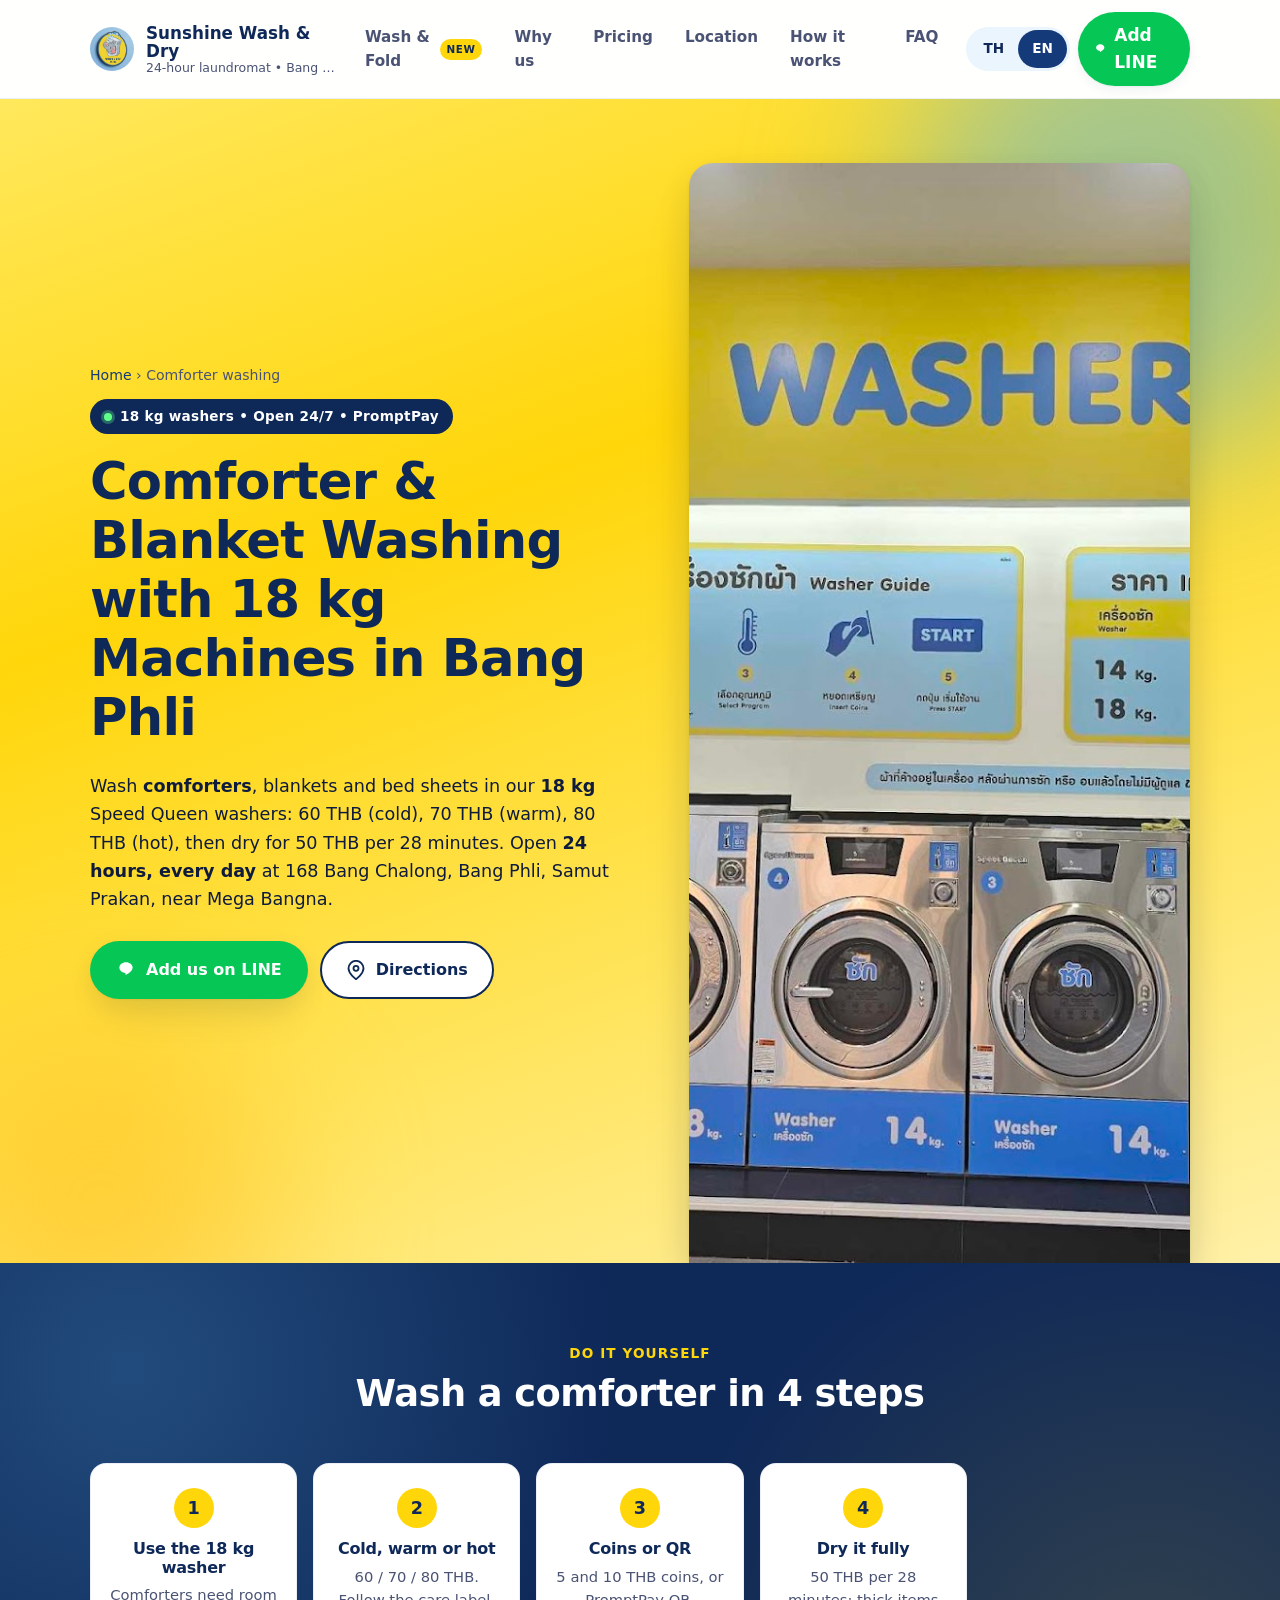
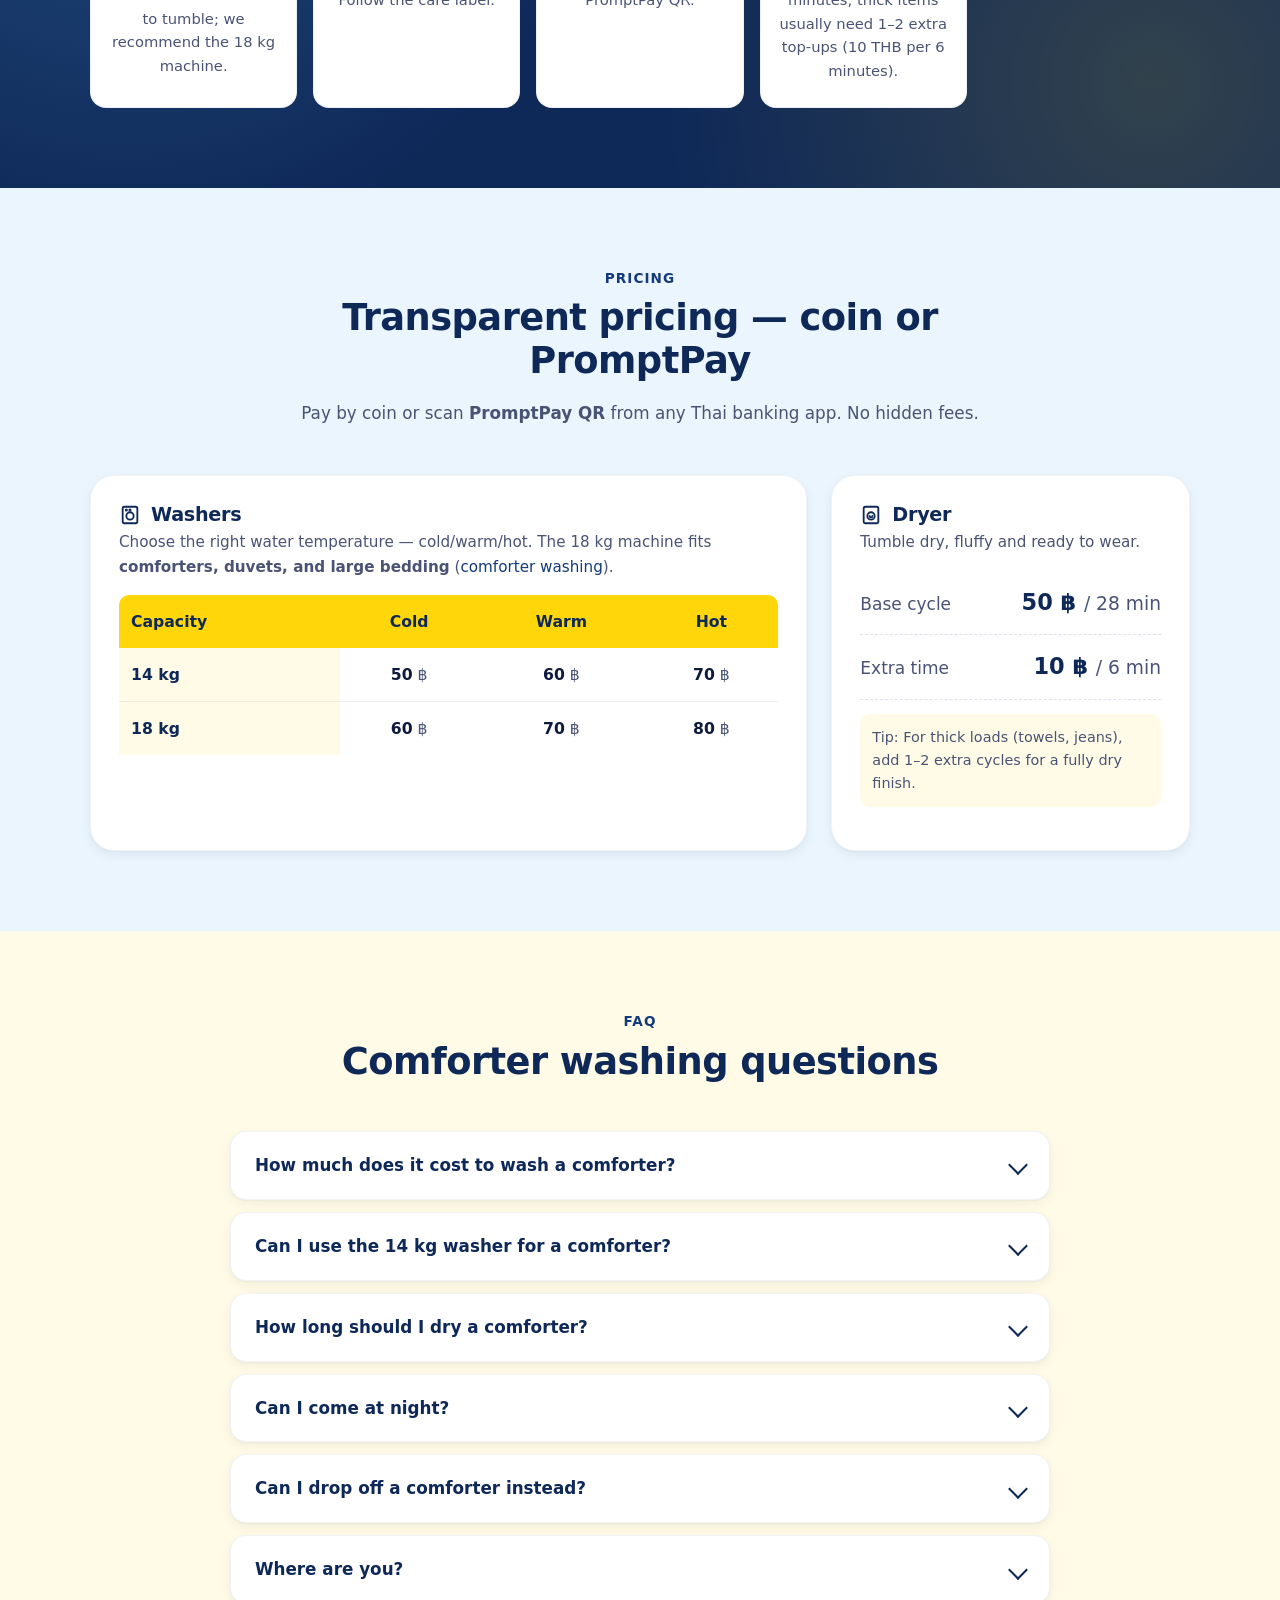
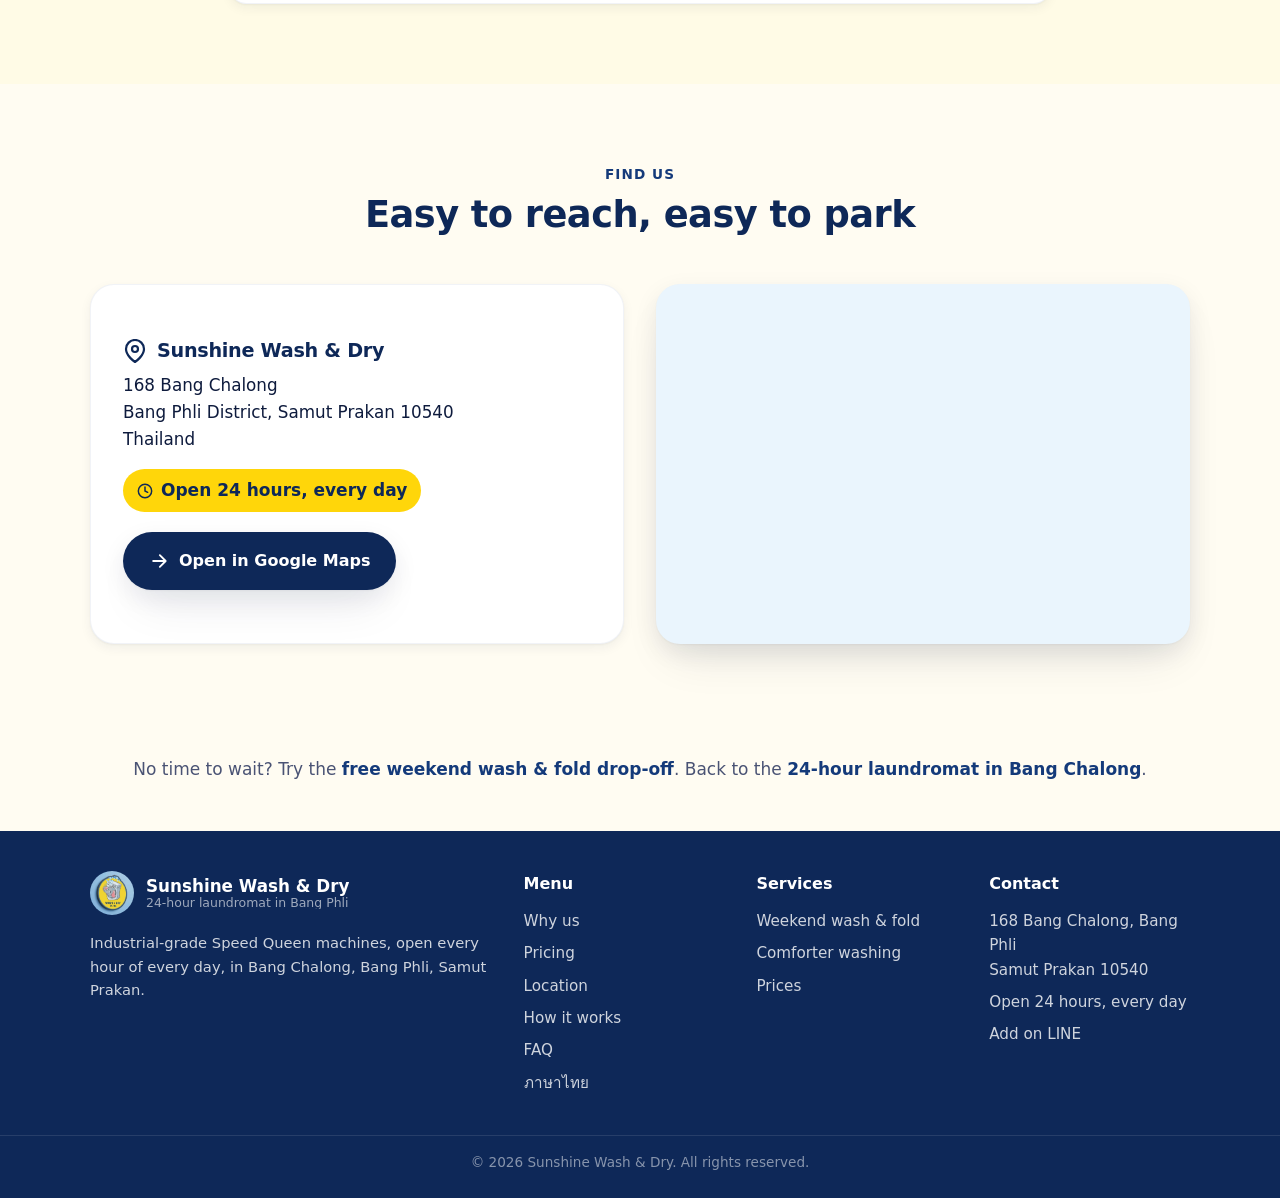
<file: en/comforter-wash/index.html>
<!doctype html>
<html lang="en">
<head>
  <meta charset="utf-8" />
  <meta name="viewport" content="width=device-width, initial-scale=1" />

  <title>Comforter Washing in Bang Phli, 18 kg Washers | Sunshine</title>
  <meta name="description" content="Wash comforters, blankets and bedding in 18 kg Speed Queen washers: 60–80 THB, dryer 50 THB per 28 min. Open 24/7 in Bang Chalong, Bang Phli." />
  <link rel="canonical" href="https://sunshine-wash-and-dry.cclaundrysystem.com/en/comforter-wash/" />
  <link rel="alternate" hreflang="th" href="https://sunshine-wash-and-dry.cclaundrysystem.com/comforter-wash/" />
  <link rel="alternate" hreflang="en" href="https://sunshine-wash-and-dry.cclaundrysystem.com/en/comforter-wash/" />
  <link rel="alternate" hreflang="x-default" href="https://sunshine-wash-and-dry.cclaundrysystem.com/comforter-wash/" />

  <meta name="geo.region" content="TH-11" />
  <meta name="geo.placename" content="Bang Phli, Samut Prakan" />
  <meta name="geo.position" content="13.6250433;100.726129" />

  <meta property="og:type" content="website" />
  <meta property="og:locale" content="en_US" />
  <meta property="og:title" content="Comforter Washing in Bang Phli, 18 kg Washers | Sunshine" />
  <meta property="og:description" content="Wash comforters, blankets and bedding in 18 kg Speed Queen washers: 60–80 THB, dryer 50 THB per 28 min. Open 24/7 in Bang Chalong, Bang Phli." />
  <meta property="og:url" content="https://sunshine-wash-and-dry.cclaundrysystem.com/en/comforter-wash/" />
  <meta property="og:image" content="https://sunshine-wash-and-dry.cclaundrysystem.com/assets/storefront.jpg" />
  <meta property="og:site_name" content="Sunshine Wash &amp; Dry" />
  <meta name="twitter:card" content="summary_large_image" />

  <meta name="theme-color" content="#FFD60A" />
  <link rel="icon" type="image/jpeg" href="/assets/logo.jpg" />
  <link rel="apple-touch-icon" href="/assets/logo.jpg" />
  <link rel="preconnect" href="https://fonts.googleapis.com">
  <link rel="preconnect" href="https://fonts.gstatic.com" crossorigin>
  <link rel="preload" as="style" href="https://fonts.googleapis.com/css2?family=Sarabun:wght@400;600;700;800&display=swap" onload="this.onload=null;this.rel='stylesheet'">
  <noscript><link rel="stylesheet" href="https://fonts.googleapis.com/css2?family=Sarabun:wght@400;600;700;800&display=swap"></noscript>
  <link rel="stylesheet" href="/styles.css" />

  <script type="application/ld+json">
{
  "@context": "https://schema.org",
  "@type": "Service",
  "name": "Comforter and blanket washing (18 kg washers)",
  "alternateName": [
    "Comforter washing",
    "Duvet washing",
    "Blanket laundry"
  ],
  "serviceType": "Self-service comforter and blanket washing",
  "areaServed": [
    {
      "@type": "Place",
      "name": "บางโฉลง"
    },
    {
      "@type": "Place",
      "name": "บางพลี"
    },
    {
      "@type": "Place",
      "name": "ราชาเทวะ"
    },
    {
      "@type": "Place",
      "name": "เมกาบางนา"
    },
    {
      "@type": "Place",
      "name": "บางนา-ตราด"
    },
    {
      "@type": "Place",
      "name": "สนามบินสุวรรณภูมิ"
    }
  ],
  "hoursAvailable": [
    {
      "@type": "OpeningHoursSpecification",
      "dayOfWeek": [
        "Monday",
        "Tuesday",
        "Wednesday",
        "Thursday",
        "Friday",
        "Saturday",
        "Sunday"
      ],
      "opens": "00:00",
      "closes": "23:59"
    }
  ],
  "offers": [
    {
      "@type": "Offer",
      "name": "18 kg washer, cold",
      "price": "60",
      "priceCurrency": "THB"
    },
    {
      "@type": "Offer",
      "name": "18 kg washer, warm",
      "price": "70",
      "priceCurrency": "THB"
    },
    {
      "@type": "Offer",
      "name": "18 kg washer, hot",
      "price": "80",
      "priceCurrency": "THB"
    },
    {
      "@type": "Offer",
      "name": "Dryer, 28 minutes",
      "price": "50",
      "priceCurrency": "THB"
    }
  ],
  "url": "https://sunshine-wash-and-dry.cclaundrysystem.com/en/comforter-wash/",
  "provider": {
    "@id": "https://sunshine-wash-and-dry.cclaundrysystem.com/#business"
  }
}
  </script>
  <script type="application/ld+json">
{
  "@context": "https://schema.org",
  "@type": "BreadcrumbList",
  "itemListElement": [
    {
      "@type": "ListItem",
      "position": 1,
      "name": "Home",
      "item": "https://sunshine-wash-and-dry.cclaundrysystem.com/en/"
    },
    {
      "@type": "ListItem",
      "position": 2,
      "name": "Comforter washing",
      "item": "https://sunshine-wash-and-dry.cclaundrysystem.com/en/comforter-wash/"
    }
  ]
}
  </script>
  <script type="application/ld+json">
{
  "@context": "https://schema.org",
  "@type": "FAQPage",
  "mainEntity": [
    {
      "@type": "Question",
      "name": "How much does it cost to wash a comforter?",
      "acceptedAnswer": {
        "@type": "Answer",
        "text": "The 18 kg washer is 60 THB cold, 70 THB warm, 80 THB hot. The dryer is 50 THB per 28 minutes; extra time is 10 THB per 6 minutes."
      }
    },
    {
      "@type": "Question",
      "name": "Can I use the 14 kg washer for a comforter?",
      "acceptedAnswer": {
        "@type": "Answer",
        "text": "We recommend the 18 kg washer for comforters and blankets so they tumble freely and come out clean. Not sure? Send us a photo on LINE."
      }
    },
    {
      "@type": "Question",
      "name": "How long should I dry a comforter?",
      "acceptedAnswer": {
        "@type": "Answer",
        "text": "Start with 28 minutes, then add 1–2 top-ups (6 minutes, 10 THB each) until it is completely dry."
      }
    },
    {
      "@type": "Question",
      "name": "Can I come at night?",
      "acceptedAnswer": {
        "@type": "Answer",
        "text": "Yes. We are open 24 hours a day, every day, fully lit with CCTV."
      }
    },
    {
      "@type": "Question",
      "name": "Can I drop off a comforter instead?",
      "acceptedAnswer": {
        "@type": "Answer",
        "text": "Our weekend wash & fold drop-off runs Saturday and Sunday, 9am–8pm, with no service fee. For comforters, message us on LINE first."
      }
    },
    {
      "@type": "Question",
      "name": "Where are you?",
      "acceptedAnswer": {
        "@type": "Answer",
        "text": "168 Bang Chalong, Bang Phli, Samut Prakan 10540: about 5 km from Mega Bangna and 10 km from Suvarnabhumi Airport."
      }
    }
  ]
}
  </script>
</head>
<body>

<!-- Generated by scripts/build.mjs — edit the data there, not this file. -->
<svg class="icon-svg" xmlns="http://www.w3.org/2000/svg" aria-hidden="true">
  <symbol id="i-line" viewBox="0 0 24 24"><path fill="currentColor" d="M19.952 9.114c0-3.553-3.563-6.444-7.946-6.444-4.382 0-7.945 2.891-7.945 6.444 0 3.184 2.825 5.85 6.64 6.355.259.056.61.17.7.39.08.2.052.512.026.715l-.114.683c-.034.2-.16.789.69.43.85-.358 4.587-2.704 6.255-4.628 1.151-1.262 1.694-2.541 1.694-3.945z"/></symbol>
  <symbol id="i-clock" viewBox="0 0 24 24" fill="none" stroke="currentColor" stroke-width="2.2" stroke-linecap="round"><circle cx="12" cy="12" r="10"/><path d="M12 6v6l4 2"/></symbol>
  <symbol id="i-pin" viewBox="0 0 24 24" fill="none" stroke="currentColor" stroke-width="2.2" stroke-linecap="round" stroke-linejoin="round"><path d="M21 10c0 7-9 13-9 13S3 17 3 10a9 9 0 1 1 18 0z"/><circle cx="12" cy="10" r="3"/></symbol>
  <symbol id="i-star" viewBox="0 0 24 24" fill="none" stroke="currentColor" stroke-width="2.2" stroke-linecap="round" stroke-linejoin="round"><path d="M12 2l3 6 7 1-5 5 1 7-6-3-6 3 1-7-5-5 7-1 3-6z"/></symbol>
  <symbol id="i-shield" viewBox="0 0 24 24" fill="none" stroke="currentColor" stroke-width="2.2" stroke-linecap="round" stroke-linejoin="round"><path d="M12 22s8-4 8-12V5l-8-3-8 3v5c0 8 8 12 8 12z"/></symbol>
  <symbol id="i-arrow" viewBox="0 0 24 24" fill="none" stroke="currentColor" stroke-width="2.2" stroke-linecap="round" stroke-linejoin="round"><path d="M5 12h14M13 5l7 7-7 7"/></symbol>
  <symbol id="i-menu" viewBox="0 0 24 24" fill="none" stroke="currentColor" stroke-width="2.4" stroke-linecap="round"><path d="M4 6h16M4 12h16M4 18h16"/></symbol>
  <symbol id="i-phone" viewBox="0 0 24 24" fill="none" stroke="currentColor" stroke-width="2.2" stroke-linecap="round" stroke-linejoin="round"><path d="M22 16.92v3a2 2 0 0 1-2.18 2 19.79 19.79 0 0 1-8.63-3.07 19.5 19.5 0 0 1-6-6 19.79 19.79 0 0 1-3.07-8.67A2 2 0 0 1 4.11 2h3a2 2 0 0 1 2 1.72 12.84 12.84 0 0 0 .7 2.81 2 2 0 0 1-.45 2.11L8.09 9.91a16 16 0 0 0 6 6l1.27-1.27a2 2 0 0 1 2.11-.45 12.84 12.84 0 0 0 2.81.7A2 2 0 0 1 22 16.92z"/></symbol>
  <symbol id="i-washer" viewBox="0 0 24 24" fill="none" stroke="currentColor" stroke-width="2" stroke-linecap="round" stroke-linejoin="round"><rect x="4" y="3" width="16" height="18" rx="2"/><circle cx="12" cy="13" r="4"/><circle cx="8" cy="6.5" r=".7" fill="currentColor"/><circle cx="12" cy="6.5" r=".7" fill="currentColor"/></symbol>
  <symbol id="i-dryer" viewBox="0 0 24 24" fill="none" stroke="currentColor" stroke-width="2" stroke-linecap="round" stroke-linejoin="round"><rect x="4" y="3" width="16" height="18" rx="2"/><circle cx="12" cy="13" r="4"/><path d="M10.5 13a1.5 1.5 0 0 0 3 0"/></symbol>
</svg>

<header class="site-header">
  <div class="container">
    <a class="brand" href="/en/" aria-label="Sunshine Wash & Dry home">
      <img src="/assets/logo.jpg" alt="Sunshine Wash & Dry — Bang Phli laundromat logo" width="44" height="44" />
      <div class="brand-name">Sunshine Wash & Dry<small>24-hour laundromat • Bang Chalong</small></div>
    </a>

    <nav class="nav" aria-label="Main">
      <div class="nav-links">
        <a href="/en/#dropoff" class="nav-new">Wash &amp; Fold <span class="new-dot" aria-label="New">New</span></a>
        <a href="/en/#why">Why us</a>
        <a href="/en/#pricing">Pricing</a>
        <a href="/en/#location">Location</a>
        <a href="/en/#how">How it works</a>
        <a href="/en/#faq">FAQ</a>
      </div>
      <div class="nav-cta-wrap">
        <div class="lang-switch" role="group" aria-label="Language">
          <a href="/comforter-wash/" hreflang="th">TH</a>
          <a href="/en/comforter-wash/" class="is-active" hreflang="en">EN</a>
        </div>
        <a class="cta-line" href="https://lin.ee/V77IMtH" target="_blank" rel="noopener">
          <svg aria-hidden="true"><use href="#i-line"/></svg>
          Add LINE
        </a>
        <button class="menu-toggle" aria-label="Open menu" aria-expanded="false">
          <svg aria-hidden="true"><use href="#i-menu"/></svg>
        </button>
      </div>
    </nav>
  </div>
</header>

<main>
  <section class="hero">
    <div class="container">
      <div class="hero-content">
        <nav class="crumbs" aria-label="breadcrumb"><a href="/en/">Home</a> › <span>Comforter washing</span></nav>
        <span class="eyebrow"><span class="dot"></span> 18 kg washers • Open 24/7 • PromptPay</span>
        <h1>Comforter &amp; Blanket Washing with 18 kg Machines in Bang Phli</h1>
        <p class="lead">Wash <strong>comforters</strong>, blankets and bed sheets in our <strong>18 kg</strong> Speed Queen washers: 60 THB (cold), 70 THB (warm), 80 THB (hot), then dry for 50 THB per 28 minutes. Open <strong>24 hours, every day</strong> at 168 Bang Chalong, Bang Phli, Samut Prakan, near Mega Bangna.</p>
        <div class="hero-ctas">
          <a class="btn btn-line" href="https://lin.ee/V77IMtH" target="_blank" rel="noopener">
            <svg aria-hidden="true"><use href="#i-line"/></svg>
            Add us on LINE
          </a>
          <a class="btn btn-outline" href="https://maps.app.goo.gl/qasTNTg1pb59pZQq6" target="_blank" rel="noopener">
            <svg aria-hidden="true"><use href="#i-pin"/></svg>
            Directions
          </a>
        </div>
      </div>
      <div class="hero-image">
        <img src="/assets/storefront.jpg" alt="Speed Queen washers for comforters at Sunshine Wash &amp; Dry, Bang Chalong" width="1500" height="1100" loading="eager" fetchpriority="high" />
      </div>
    </div>
  </section>

  <section class="why">
    <div class="container">
      <div class="section-head">
        <div class="kicker">Do it yourself</div>
        <h2>Wash a comforter in 4 steps</h2>
      </div>
      <div class="steps">
        <div class="step"><div class="step-num">1</div><h3>Use the 18 kg washer</h3><p>Comforters need room to tumble; we recommend the 18 kg machine.</p></div>
        <div class="step"><div class="step-num">2</div><h3>Cold, warm or hot</h3><p>60 / 70 / 80 THB. Follow the care label.</p></div>
        <div class="step"><div class="step-num">3</div><h3>Coins or QR</h3><p>5 and 10 THB coins, or PromptPay QR.</p></div>
        <div class="step"><div class="step-num">4</div><h3>Dry it fully</h3><p>50 THB per 28 minutes; thick items usually need 1–2 extra top-ups (10 THB per 6 minutes).</p></div>
      </div>
    </div>
  </section>

<section id="pricing" class="pricing">
    <div class="container">
      <div class="section-head">
        <div class="kicker">Pricing</div>
        <h2>Transparent pricing — coin or PromptPay</h2>
        <p>Pay by coin or scan <strong>PromptPay QR</strong> from any Thai banking app. No hidden fees.</p>
      </div>

      <div class="pricing-grid">
        <div class="price-card">
          <h3><svg width="22" height="22" aria-hidden="true"><use href="#i-washer"/></svg> Washers</h3>
          <p class="sub">Choose the right water temperature — cold/warm/hot. The 18 kg machine fits <strong>comforters, duvets, and large bedding</strong> (<a href="/en/comforter-wash/">comforter washing</a>).</p>
          <table class="price-table">
            <thead><tr><th>Capacity</th><th>Cold</th><th>Warm</th><th>Hot</th></tr></thead>
            <tbody>
              <tr><td>14 kg</td><td><span class="baht">50</span></td><td><span class="baht">60</span></td><td><span class="baht">70</span></td></tr>
              <tr><td>18 kg</td><td><span class="baht">60</span></td><td><span class="baht">70</span></td><td><span class="baht">80</span></td></tr>
            </tbody>
          </table>
        </div>

        <div class="price-card dryer-card">
          <h3><svg width="22" height="22" aria-hidden="true"><use href="#i-dryer"/></svg> Dryer</h3>
          <p class="sub">Tumble dry, fluffy and ready to wear.</p>
          <div class="dryer-row">
            <span>Base cycle</span>
            <strong>50 ฿ <small style="font-weight:500;color:var(--ink-soft);">/ 28 min</small></strong>
          </div>
          <div class="dryer-row">
            <span>Extra time</span>
            <strong>10 ฿ <small style="font-weight:500;color:var(--ink-soft);">/ 6 min</small></strong>
          </div>
          <p class="dryer-note">Tip: For thick loads (towels, jeans), add 1–2 extra cycles for a fully dry finish.</p>
        </div>
      </div>
    </div>
  </section>

  <section id="faq" class="faq">
    <div class="container">
      <div class="section-head">
        <div class="kicker">FAQ</div>
        <h2>Comforter washing questions</h2>
      </div>
      <div class="faq-list">
        <details class="faq-item"><summary>How much does it cost to wash a comforter?</summary><div class="answer">The 18 kg washer is <strong>60 THB</strong> cold, <strong>70 THB</strong> warm, <strong>80 THB</strong> hot. The dryer is 50 THB per 28 minutes; extra time is 10 THB per 6 minutes.</div></details>
        <details class="faq-item"><summary>Can I use the 14 kg washer for a comforter?</summary><div class="answer">We recommend the <strong>18 kg washer</strong> for comforters and blankets so they tumble freely and come out clean. Not sure? Send us a photo on LINE.</div></details>
        <details class="faq-item"><summary>How long should I dry a comforter?</summary><div class="answer">Start with 28 minutes, then add 1–2 top-ups (6 minutes, 10 THB each) until it is completely dry.</div></details>
        <details class="faq-item"><summary>Can I come at night?</summary><div class="answer">Yes. We are open <strong>24 hours a day, every day</strong>, fully lit with CCTV.</div></details>
        <details class="faq-item"><summary>Can I drop off a comforter instead?</summary><div class="answer">Our <a href="/en/wash-dry-fold/">weekend wash &amp; fold drop-off</a> runs Saturday and Sunday, 9am–8pm, with no service fee. For comforters, message us on LINE first.</div></details>
        <details class="faq-item"><summary>Where are you?</summary><div class="answer">168 Bang Chalong, Bang Phli, Samut Prakan 10540: about 5 km from Mega Bangna and 10 km from Suvarnabhumi Airport.</div></details>
      </div>
    </div>
  </section>

<section id="location">
    <div class="container">
      <div class="section-head">
        <div class="kicker">Find us</div>
        <h2>Easy to reach, easy to park</h2>
      </div>

      <div class="location-grid">
        <div class="location-info">
          <h3><svg width="24" height="24" aria-hidden="true"><use href="#i-pin"/></svg> Sunshine Wash &amp; Dry</h3>
          <p class="address">168 Bang Chalong<br />Bang Phli District, Samut Prakan 10540<br />Thailand</p>
          <span class="hours"><svg width="16" height="16" aria-hidden="true"><use href="#i-clock"/></svg> Open 24 hours, every day</span>
          <div>
            <a class="btn btn-primary" href="https://maps.app.goo.gl/qasTNTg1pb59pZQq6" target="_blank" rel="noopener">
              <svg aria-hidden="true"><use href="#i-arrow"/></svg> Open in Google Maps
            </a>
          </div>
        </div>
        <div class="map-embed">
          <iframe
            src="https://www.google.com/maps?q=13.6250433,100.726129+(Sunshine+Wash+%26+Dry)&output=embed"
            loading="lazy" referrerpolicy="no-referrer-when-downgrade"
            title="Map of Sunshine Wash & Dry, Bang Chalong, Bang Phli"
            allowfullscreen></iframe>
        </div>
      </div>
    </div>
  </section>

  <section class="related">
    <div class="container">
      <p>No time to wait? Try the <a href="/en/wash-dry-fold/">free weekend wash &amp; fold drop-off</a>. Back to the <a href="/en/">24-hour laundromat in Bang Chalong</a>.</p>
    </div>
  </section>
</main>

<footer class="site-footer">
  <div class="container">
    <div>
      <a class="brand" href="/en/">
        <img src="/assets/logo.jpg" alt="Sunshine Wash & Dry logo" width="44" height="44" />
        <div class="brand-name">Sunshine Wash &amp; Dry<small>24-hour laundromat in Bang Phli</small></div>
      </a>
      <p style="margin-top: 16px; font-size: 0.92rem;">Industrial-grade Speed Queen machines, open every hour of every day, in Bang Chalong, Bang Phli, Samut Prakan.</p>
    </div>
    <div>
      <h4>Menu</h4>
      <ul>
        <li><a href="/en/#why">Why us</a></li>
        <li><a href="/en/#pricing">Pricing</a></li>
        <li><a href="/en/#location">Location</a></li>
        <li><a href="/en/#how">How it works</a></li>
        <li><a href="/en/#faq">FAQ</a></li>
        <li><a href="/">ภาษาไทย</a></li>
      </ul>
    </div>
    <div>
      <h4>Services</h4>
      <ul>
        <li><a href="/en/wash-dry-fold/">Weekend wash &amp; fold</a></li>
        <li><a href="/en/comforter-wash/">Comforter washing</a></li>
        <li><a href="/en/#pricing">Prices</a></li>
      </ul>
    </div>
    <div>
      <h4>Contact</h4>
      <ul>
        <li>168 Bang Chalong, Bang Phli<br />Samut Prakan 10540</li>
        <li>Open 24 hours, every day</li>
        <li><a href="https://lin.ee/V77IMtH" target="_blank" rel="noopener">Add on LINE</a></li>
      </ul>
    </div>
  </div>
  <div class="copyright">© 2026 Sunshine Wash &amp; Dry. All rights reserved.</div>
</footer>

<div class="mobile-cta" role="region" aria-label="Quick contact">
  <div class="mobile-cta-inner">
    <a class="btn btn-line" href="https://lin.ee/V77IMtH" target="_blank" rel="noopener">
      <svg aria-hidden="true"><use href="#i-line"/></svg> Add LINE
    </a>
    <a class="btn btn-outline" href="https://maps.app.goo.gl/qasTNTg1pb59pZQq6" target="_blank" rel="noopener">
      <svg aria-hidden="true"><use href="#i-pin"/></svg> Directions
    </a>
  </div>
</div>

<script src="/script.js" defer></script>
</body>
</html>
</file>
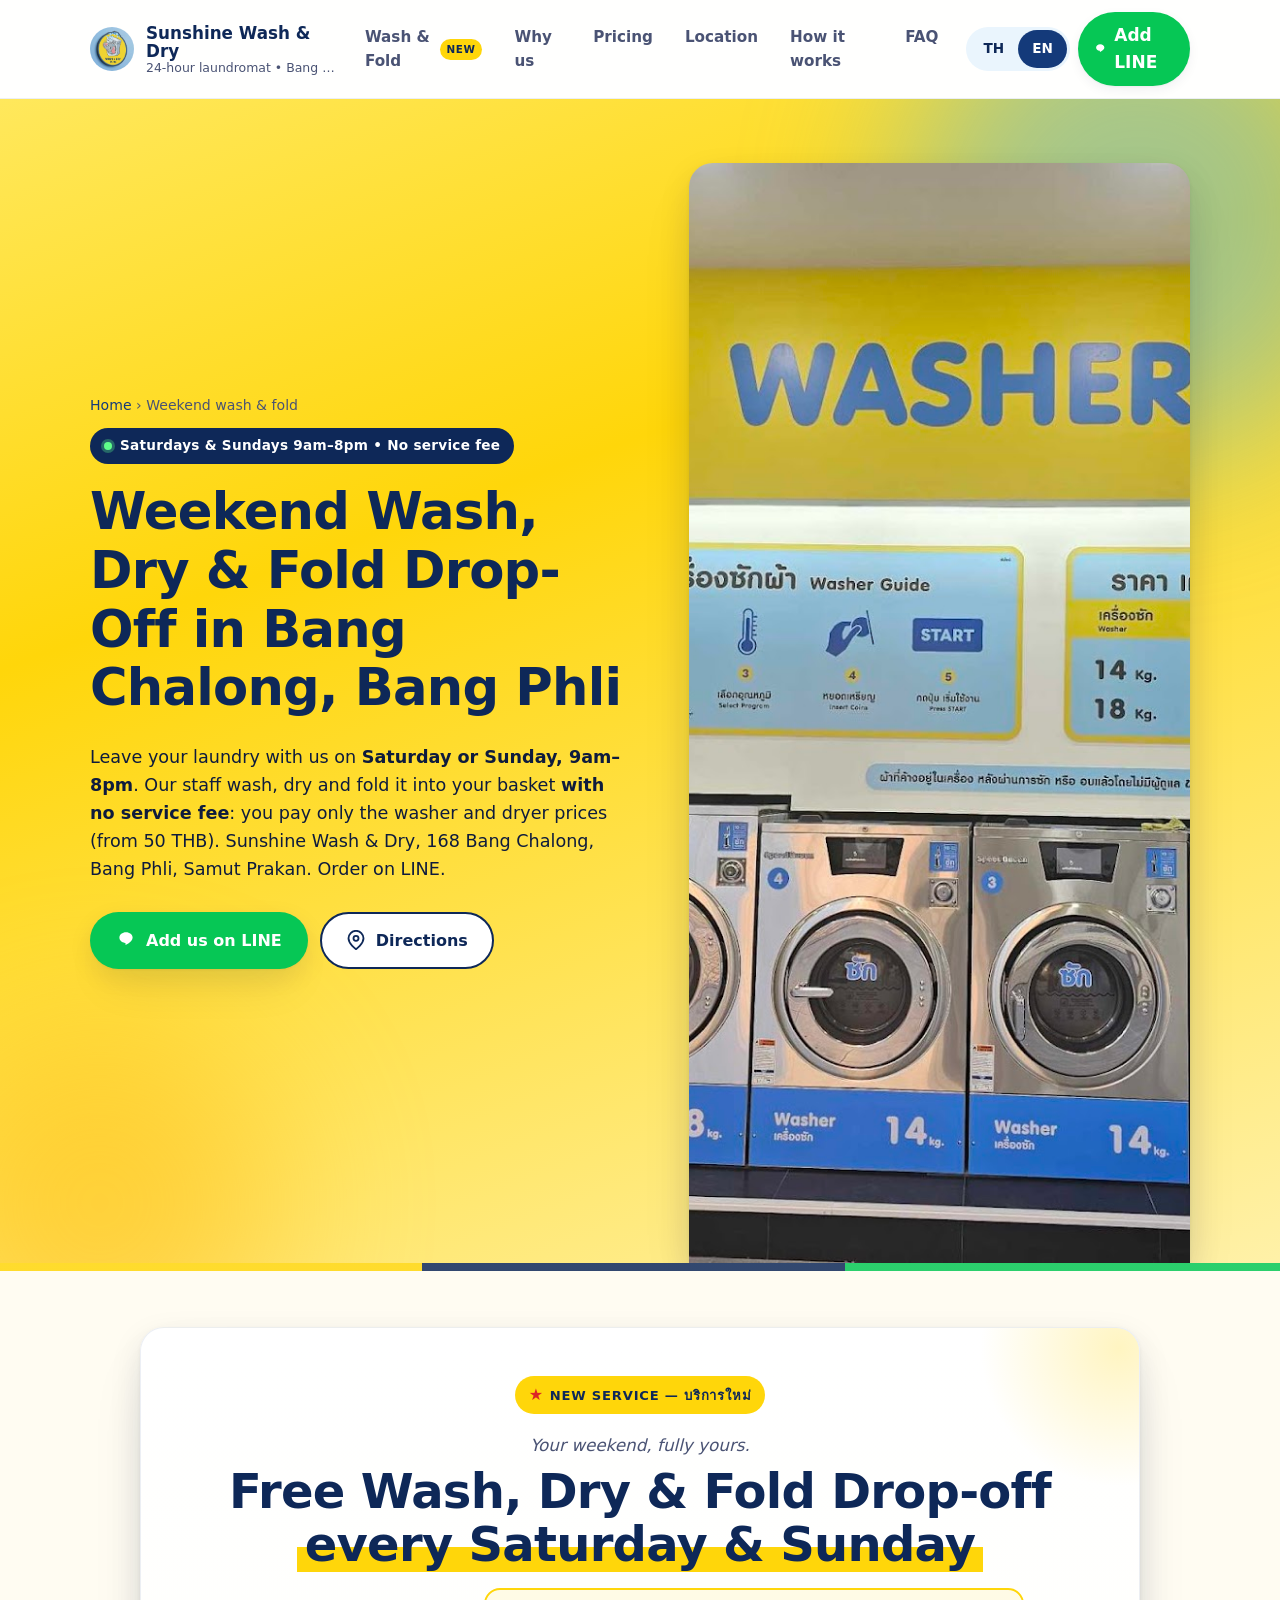
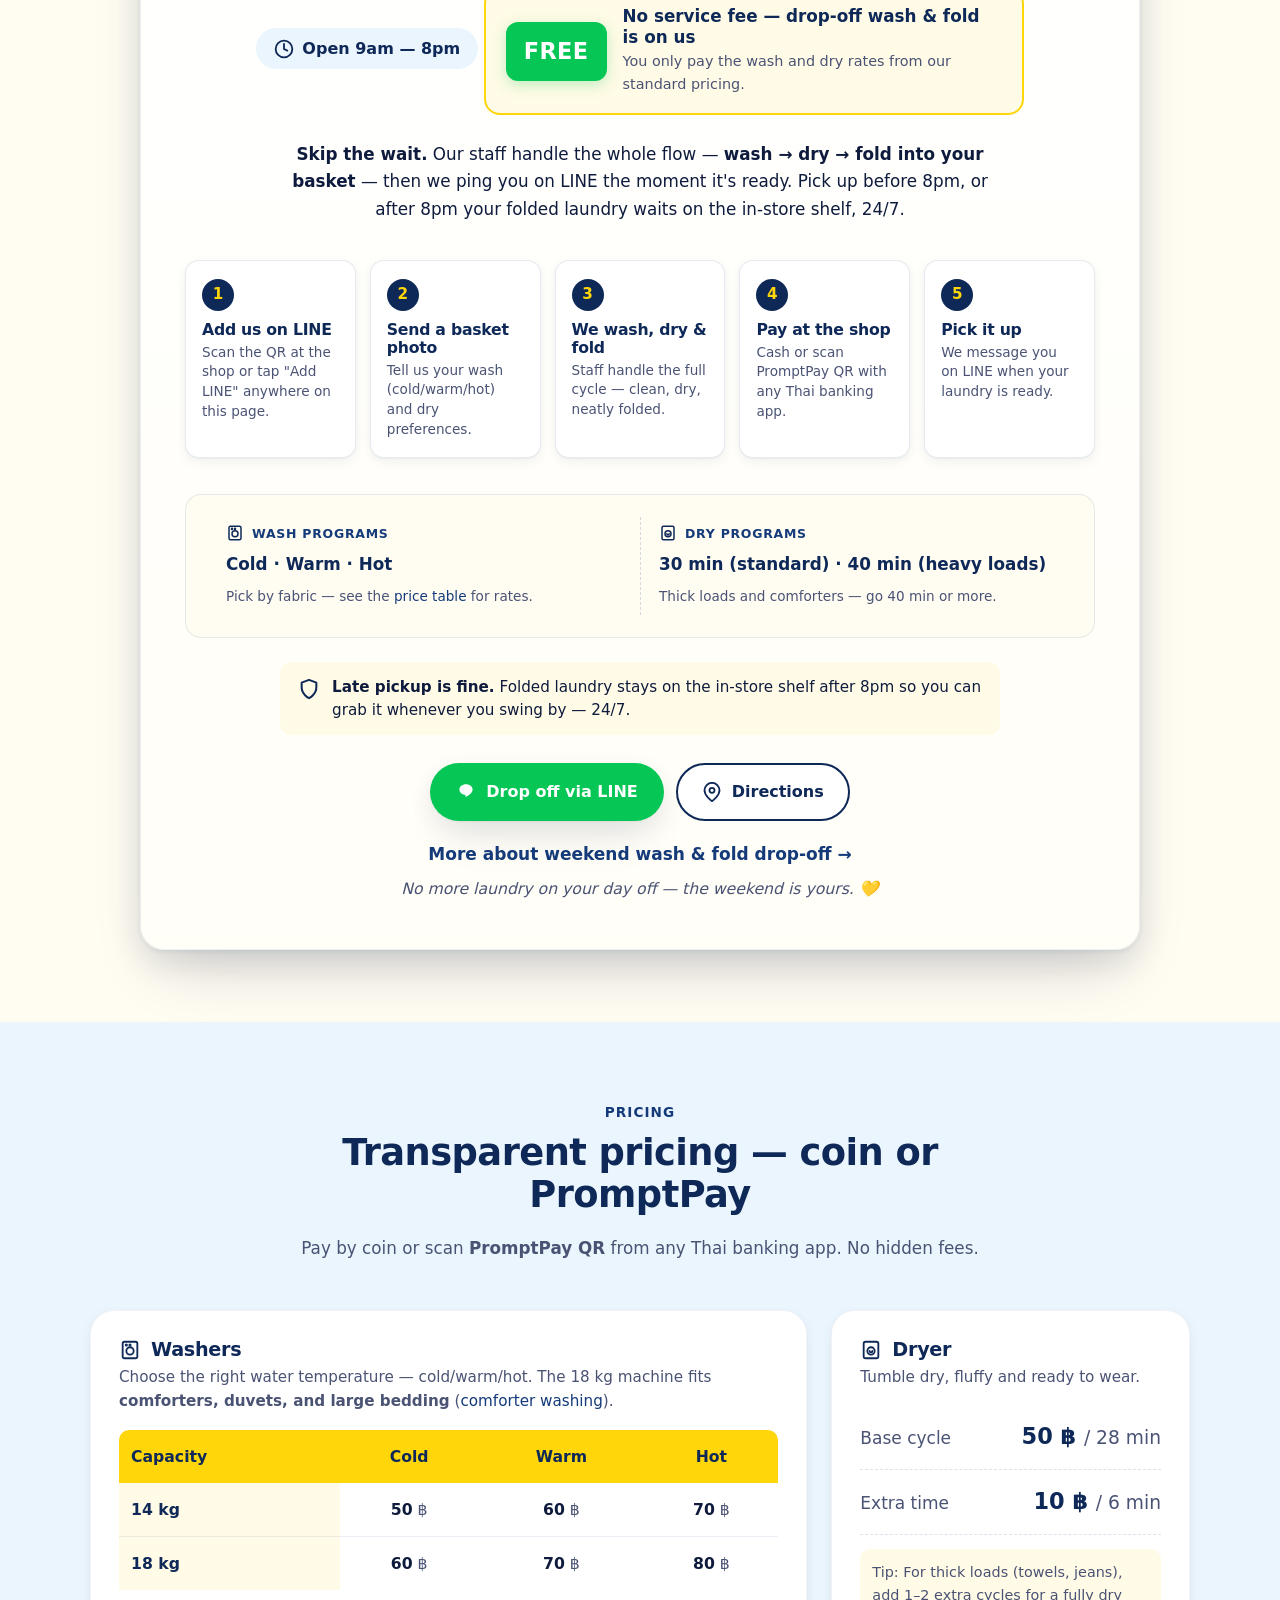
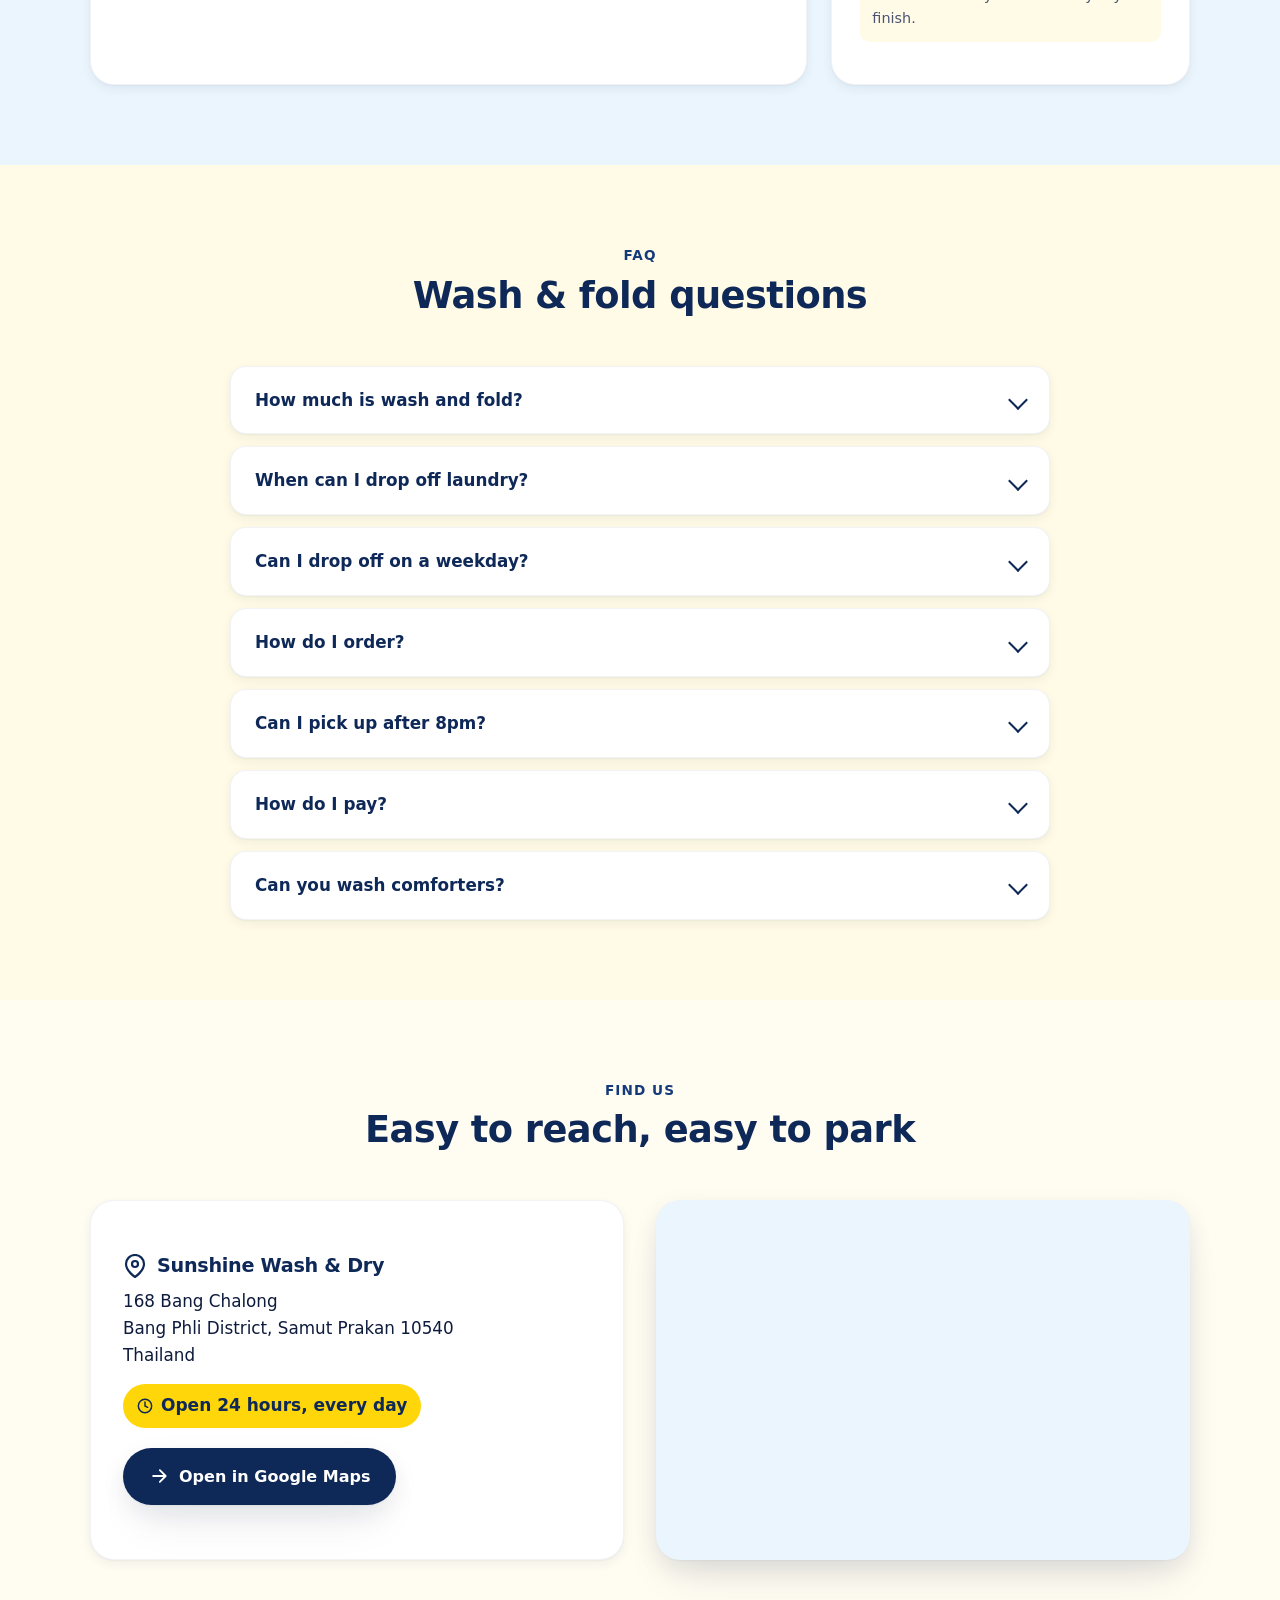
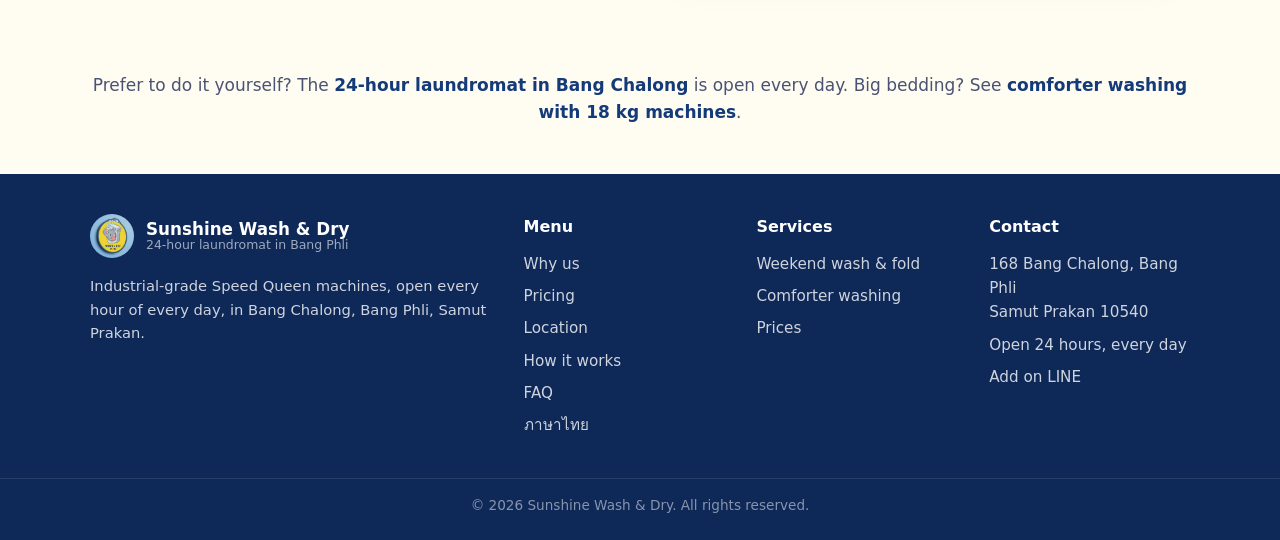
<file: en/wash-dry-fold/index.html>
<!doctype html>
<html lang="en">
<head>
  <meta charset="utf-8" />
  <meta name="viewport" content="width=device-width, initial-scale=1" />

  <title>Free Wash &amp; Fold Drop-Off on Weekends | Bang Phli Laundry</title>
  <meta name="description" content="Drop off your laundry every Saturday and Sunday, 9am–8pm. We wash, dry and fold it free; you pay only the machines, from 50 THB. Bang Chalong, Bang Phli." />
  <link rel="canonical" href="https://sunshine-wash-and-dry.cclaundrysystem.com/en/wash-dry-fold/" />
  <link rel="alternate" hreflang="th" href="https://sunshine-wash-and-dry.cclaundrysystem.com/wash-dry-fold/" />
  <link rel="alternate" hreflang="en" href="https://sunshine-wash-and-dry.cclaundrysystem.com/en/wash-dry-fold/" />
  <link rel="alternate" hreflang="x-default" href="https://sunshine-wash-and-dry.cclaundrysystem.com/wash-dry-fold/" />

  <meta name="geo.region" content="TH-11" />
  <meta name="geo.placename" content="Bang Phli, Samut Prakan" />
  <meta name="geo.position" content="13.6250433;100.726129" />

  <meta property="og:type" content="website" />
  <meta property="og:locale" content="en_US" />
  <meta property="og:title" content="Free Wash &amp; Fold Drop-Off on Weekends | Bang Phli Laundry" />
  <meta property="og:description" content="Drop off your laundry every Saturday and Sunday, 9am–8pm. We wash, dry and fold it free; you pay only the machines, from 50 THB. Bang Chalong, Bang Phli." />
  <meta property="og:url" content="https://sunshine-wash-and-dry.cclaundrysystem.com/en/wash-dry-fold/" />
  <meta property="og:image" content="https://sunshine-wash-and-dry.cclaundrysystem.com/assets/storefront.jpg" />
  <meta property="og:site_name" content="Sunshine Wash &amp; Dry" />
  <meta name="twitter:card" content="summary_large_image" />

  <meta name="theme-color" content="#FFD60A" />
  <link rel="icon" type="image/jpeg" href="/assets/logo.jpg" />
  <link rel="apple-touch-icon" href="/assets/logo.jpg" />
  <link rel="preconnect" href="https://fonts.googleapis.com">
  <link rel="preconnect" href="https://fonts.gstatic.com" crossorigin>
  <link rel="preload" as="style" href="https://fonts.googleapis.com/css2?family=Sarabun:wght@400;600;700;800&display=swap" onload="this.onload=null;this.rel='stylesheet'">
  <noscript><link rel="stylesheet" href="https://fonts.googleapis.com/css2?family=Sarabun:wght@400;600;700;800&display=swap"></noscript>
  <link rel="stylesheet" href="/styles.css" />

  <script type="application/ld+json">
{
  "@context": "https://schema.org",
  "@type": "Service",
  "name": "Weekend drop-off wash, dry & fold",
  "alternateName": [
    "Wash and fold",
    "Drop-off laundry",
    "Laundry service Bang Phli"
  ],
  "serviceType": "Drop-off laundry, wash dry and fold",
  "description": "Drop-off wash, dry and fold every Saturday and Sunday 9:00–20:00. No service fee; customers pay only the washer and dryer prices.",
  "areaServed": [
    {
      "@type": "Place",
      "name": "บางโฉลง"
    },
    {
      "@type": "Place",
      "name": "บางพลี"
    },
    {
      "@type": "Place",
      "name": "ราชาเทวะ"
    },
    {
      "@type": "Place",
      "name": "เมกาบางนา"
    },
    {
      "@type": "Place",
      "name": "บางนา-ตราด"
    },
    {
      "@type": "Place",
      "name": "สนามบินสุวรรณภูมิ"
    }
  ],
  "hoursAvailable": [
    {
      "@type": "OpeningHoursSpecification",
      "dayOfWeek": [
        "Saturday",
        "Sunday"
      ],
      "opens": "09:00",
      "closes": "20:00"
    }
  ],
  "offers": {
    "@type": "Offer",
    "price": "0",
    "priceCurrency": "THB",
    "description": "No service fee; machine prices only (washers from 50 THB, dryer 50 THB per 28 minutes)."
  },
  "url": "https://sunshine-wash-and-dry.cclaundrysystem.com/en/wash-dry-fold/",
  "provider": {
    "@id": "https://sunshine-wash-and-dry.cclaundrysystem.com/#business"
  }
}
  </script>
  <script type="application/ld+json">
{
  "@context": "https://schema.org",
  "@type": "BreadcrumbList",
  "itemListElement": [
    {
      "@type": "ListItem",
      "position": 1,
      "name": "Home",
      "item": "https://sunshine-wash-and-dry.cclaundrysystem.com/en/"
    },
    {
      "@type": "ListItem",
      "position": 2,
      "name": "Weekend wash & fold",
      "item": "https://sunshine-wash-and-dry.cclaundrysystem.com/en/wash-dry-fold/"
    }
  ]
}
  </script>
  <script type="application/ld+json">
{
  "@context": "https://schema.org",
  "@type": "FAQPage",
  "mainEntity": [
    {
      "@type": "Question",
      "name": "How much is wash and fold?",
      "acceptedAnswer": {
        "@type": "Answer",
        "text": "There is no service fee. You pay only the machines: for example a 14 kg cold wash (50 THB) plus one 28-minute dry (50 THB) is 100 THB per load."
      }
    },
    {
      "@type": "Question",
      "name": "When can I drop off laundry?",
      "acceptedAnswer": {
        "@type": "Answer",
        "text": "Drop-off runs every Saturday and Sunday, 9am–8pm. Self-service machines are open 24 hours, every day."
      }
    },
    {
      "@type": "Question",
      "name": "Can I drop off on a weekday?",
      "acceptedAnswer": {
        "@type": "Answer",
        "text": "Not yet: drop-off is weekends only. On weekdays you can use the machines yourself 24/7 and pay by coin or PromptPay QR."
      }
    },
    {
      "@type": "Question",
      "name": "How do I order?",
      "acceptedAnswer": {
        "@type": "Answer",
        "text": "Add us on LINE, send a photo of your basket and choose the wash (cold, warm or hot) and dry programs. Staff wash, dry and fold it and message you on LINE when it is ready."
      }
    },
    {
      "@type": "Question",
      "name": "Can I pick up after 8pm?",
      "acceptedAnswer": {
        "@type": "Answer",
        "text": "Yes. Folded laundry waits on the in-store shelf and you can collect it any time, 24/7."
      }
    },
    {
      "@type": "Question",
      "name": "How do I pay?",
      "acceptedAnswer": {
        "@type": "Answer",
        "text": "At the shop, in cash or by PromptPay QR from any Thai banking app."
      }
    },
    {
      "@type": "Question",
      "name": "Can you wash comforters?",
      "acceptedAnswer": {
        "@type": "Answer",
        "text": "Comforters go in the 18 kg washer (60–80 THB). See comforter washing. To drop off a comforter, message us on LINE first."
      }
    }
  ]
}
  </script>
</head>
<body>

<!-- Generated by scripts/build.mjs — edit the data there, not this file. -->
<svg class="icon-svg" xmlns="http://www.w3.org/2000/svg" aria-hidden="true">
  <symbol id="i-line" viewBox="0 0 24 24"><path fill="currentColor" d="M19.952 9.114c0-3.553-3.563-6.444-7.946-6.444-4.382 0-7.945 2.891-7.945 6.444 0 3.184 2.825 5.85 6.64 6.355.259.056.61.17.7.39.08.2.052.512.026.715l-.114.683c-.034.2-.16.789.69.43.85-.358 4.587-2.704 6.255-4.628 1.151-1.262 1.694-2.541 1.694-3.945z"/></symbol>
  <symbol id="i-clock" viewBox="0 0 24 24" fill="none" stroke="currentColor" stroke-width="2.2" stroke-linecap="round"><circle cx="12" cy="12" r="10"/><path d="M12 6v6l4 2"/></symbol>
  <symbol id="i-pin" viewBox="0 0 24 24" fill="none" stroke="currentColor" stroke-width="2.2" stroke-linecap="round" stroke-linejoin="round"><path d="M21 10c0 7-9 13-9 13S3 17 3 10a9 9 0 1 1 18 0z"/><circle cx="12" cy="10" r="3"/></symbol>
  <symbol id="i-star" viewBox="0 0 24 24" fill="none" stroke="currentColor" stroke-width="2.2" stroke-linecap="round" stroke-linejoin="round"><path d="M12 2l3 6 7 1-5 5 1 7-6-3-6 3 1-7-5-5 7-1 3-6z"/></symbol>
  <symbol id="i-shield" viewBox="0 0 24 24" fill="none" stroke="currentColor" stroke-width="2.2" stroke-linecap="round" stroke-linejoin="round"><path d="M12 22s8-4 8-12V5l-8-3-8 3v5c0 8 8 12 8 12z"/></symbol>
  <symbol id="i-arrow" viewBox="0 0 24 24" fill="none" stroke="currentColor" stroke-width="2.2" stroke-linecap="round" stroke-linejoin="round"><path d="M5 12h14M13 5l7 7-7 7"/></symbol>
  <symbol id="i-menu" viewBox="0 0 24 24" fill="none" stroke="currentColor" stroke-width="2.4" stroke-linecap="round"><path d="M4 6h16M4 12h16M4 18h16"/></symbol>
  <symbol id="i-phone" viewBox="0 0 24 24" fill="none" stroke="currentColor" stroke-width="2.2" stroke-linecap="round" stroke-linejoin="round"><path d="M22 16.92v3a2 2 0 0 1-2.18 2 19.79 19.79 0 0 1-8.63-3.07 19.5 19.5 0 0 1-6-6 19.79 19.79 0 0 1-3.07-8.67A2 2 0 0 1 4.11 2h3a2 2 0 0 1 2 1.72 12.84 12.84 0 0 0 .7 2.81 2 2 0 0 1-.45 2.11L8.09 9.91a16 16 0 0 0 6 6l1.27-1.27a2 2 0 0 1 2.11-.45 12.84 12.84 0 0 0 2.81.7A2 2 0 0 1 22 16.92z"/></symbol>
  <symbol id="i-washer" viewBox="0 0 24 24" fill="none" stroke="currentColor" stroke-width="2" stroke-linecap="round" stroke-linejoin="round"><rect x="4" y="3" width="16" height="18" rx="2"/><circle cx="12" cy="13" r="4"/><circle cx="8" cy="6.5" r=".7" fill="currentColor"/><circle cx="12" cy="6.5" r=".7" fill="currentColor"/></symbol>
  <symbol id="i-dryer" viewBox="0 0 24 24" fill="none" stroke="currentColor" stroke-width="2" stroke-linecap="round" stroke-linejoin="round"><rect x="4" y="3" width="16" height="18" rx="2"/><circle cx="12" cy="13" r="4"/><path d="M10.5 13a1.5 1.5 0 0 0 3 0"/></symbol>
</svg>

<header class="site-header">
  <div class="container">
    <a class="brand" href="/en/" aria-label="Sunshine Wash & Dry home">
      <img src="/assets/logo.jpg" alt="Sunshine Wash & Dry — Bang Phli laundromat logo" width="44" height="44" />
      <div class="brand-name">Sunshine Wash & Dry<small>24-hour laundromat • Bang Chalong</small></div>
    </a>

    <nav class="nav" aria-label="Main">
      <div class="nav-links">
        <a href="/en/#dropoff" class="nav-new">Wash &amp; Fold <span class="new-dot" aria-label="New">New</span></a>
        <a href="/en/#why">Why us</a>
        <a href="/en/#pricing">Pricing</a>
        <a href="/en/#location">Location</a>
        <a href="/en/#how">How it works</a>
        <a href="/en/#faq">FAQ</a>
      </div>
      <div class="nav-cta-wrap">
        <div class="lang-switch" role="group" aria-label="Language">
          <a href="/wash-dry-fold/" hreflang="th">TH</a>
          <a href="/en/wash-dry-fold/" class="is-active" hreflang="en">EN</a>
        </div>
        <a class="cta-line" href="https://lin.ee/V77IMtH" target="_blank" rel="noopener">
          <svg aria-hidden="true"><use href="#i-line"/></svg>
          Add LINE
        </a>
        <button class="menu-toggle" aria-label="Open menu" aria-expanded="false">
          <svg aria-hidden="true"><use href="#i-menu"/></svg>
        </button>
      </div>
    </nav>
  </div>
</header>

<main>
  <section class="hero">
    <div class="container">
      <div class="hero-content">
        <nav class="crumbs" aria-label="breadcrumb"><a href="/en/">Home</a> › <span>Weekend wash & fold</span></nav>
        <span class="eyebrow"><span class="dot"></span> Saturdays & Sundays 9am–8pm • No service fee</span>
        <h1>Weekend Wash, Dry &amp; Fold Drop-Off in Bang Chalong, Bang Phli</h1>
        <p class="lead">Leave your laundry with us on <strong>Saturday or Sunday, 9am–8pm</strong>. Our staff wash, dry and fold it into your basket <strong>with no service fee</strong>: you pay only the washer and dryer prices (from 50 THB). Sunshine Wash &amp; Dry, 168 Bang Chalong, Bang Phli, Samut Prakan. Order on LINE.</p>
        <div class="hero-ctas">
          <a class="btn btn-line" href="https://lin.ee/V77IMtH" target="_blank" rel="noopener">
            <svg aria-hidden="true"><use href="#i-line"/></svg>
            Add us on LINE
          </a>
          <a class="btn btn-outline" href="https://maps.app.goo.gl/qasTNTg1pb59pZQq6" target="_blank" rel="noopener">
            <svg aria-hidden="true"><use href="#i-pin"/></svg>
            Directions
          </a>
        </div>
      </div>
      <div class="hero-image">
        <img src="/assets/storefront.jpg" alt="Sunshine Wash &amp; Dry laundromat in Bang Chalong, Bang Phli" width="1500" height="1100" loading="eager" fetchpriority="high" />
      </div>
    </div>
  </section>

<section id="dropoff" class="dropoff" aria-labelledby="dropoff-h">
    <div class="container">
      <div class="dropoff-card">
        <span class="dropoff-newtag"><span class="newtag-star">★</span> New Service — บริการใหม่</span>
        <p class="dropoff-quote">Your weekend, fully yours.</p>
        <h2 id="dropoff-h">
          Free Wash, Dry &amp; Fold Drop-off<br>
          <span class="dropoff-hl">every Saturday &amp; Sunday</span>
        </h2>
        <div class="dropoff-hours">
          <svg width="20" height="20" aria-hidden="true"><use href="#i-clock"/></svg>
          Open 9am — 8pm
        </div>

        <div class="dropoff-free">
          <span class="free-pill">FREE</span>
          <div class="free-body">
            <strong>No service fee — drop-off wash &amp; fold is on us</strong>
            <small>You only pay the wash and dry rates from our standard pricing.</small>
          </div>
        </div>

        <p class="dropoff-pitch">
          <strong>Skip the wait.</strong> Our staff handle the whole flow — <strong>wash → dry → fold into your basket</strong> — then we ping you on LINE the moment it's ready. Pick up before 8pm, or after 8pm your folded laundry waits on the in-store shelf, 24/7.
        </p>

        <div class="dropoff-steps">
          <div class="dropoff-step">
            <span class="num">1</span>
            <h3>Add us on LINE</h3>
            <p>Scan the QR at the shop or tap "Add LINE" anywhere on this page.</p>
          </div>
          <div class="dropoff-step">
            <span class="num">2</span>
            <h3>Send a basket photo</h3>
            <p>Tell us your wash (cold/warm/hot) and dry preferences.</p>
          </div>
          <div class="dropoff-step">
            <span class="num">3</span>
            <h3>We wash, dry &amp; fold</h3>
            <p>Staff handle the full cycle — clean, dry, neatly folded.</p>
          </div>
          <div class="dropoff-step">
            <span class="num">4</span>
            <h3>Pay at the shop</h3>
            <p>Cash or scan PromptPay QR with any Thai banking app.</p>
          </div>
          <div class="dropoff-step">
            <span class="num">5</span>
            <h3>Pick it up</h3>
            <p>We message you on LINE when your laundry is ready.</p>
          </div>
        </div>

        <div class="dropoff-menu">
          <div class="menu-col">
            <span class="menu-label"><svg width="18" height="18" aria-hidden="true"><use href="#i-washer"/></svg> Wash programs</span>
            <strong>Cold · Warm · Hot</strong>
            <small>Pick by fabric — see the <a href="#pricing">price table</a> for rates.</small>
          </div>
          <div class="menu-col">
            <span class="menu-label"><svg width="18" height="18" aria-hidden="true"><use href="#i-dryer"/></svg> Dry programs</span>
            <strong>30 min (standard) · 40 min (heavy loads)</strong>
            <small>Thick loads and comforters — go 40 min or more.</small>
          </div>
        </div>

        <div class="dropoff-late">
          <svg width="22" height="22" aria-hidden="true"><use href="#i-shield"/></svg>
          <p><strong>Late pickup is fine.</strong> Folded laundry stays on the in-store shelf after 8pm so you can grab it whenever you swing by — 24/7.</p>
        </div>

        <div class="dropoff-ctas">
          <a class="btn btn-line" href="https://lin.ee/V77IMtH" target="_blank" rel="noopener">
            <svg aria-hidden="true"><use href="#i-line"/></svg>
            Drop off via LINE
          </a>
          <a class="btn btn-outline" href="https://maps.app.goo.gl/qasTNTg1pb59pZQq6" target="_blank" rel="noopener">
            <svg aria-hidden="true"><use href="#i-pin"/></svg>
            Directions
          </a>
        </div>

        <p class="dropoff-more"><a href="/en/wash-dry-fold/">More about weekend wash &amp; fold drop-off →</a></p>

        <p class="dropoff-foot">No more laundry on your day off — the weekend is yours. 💛</p>
      </div>
    </div>
  </section>

<section id="pricing" class="pricing">
    <div class="container">
      <div class="section-head">
        <div class="kicker">Pricing</div>
        <h2>Transparent pricing — coin or PromptPay</h2>
        <p>Pay by coin or scan <strong>PromptPay QR</strong> from any Thai banking app. No hidden fees.</p>
      </div>

      <div class="pricing-grid">
        <div class="price-card">
          <h3><svg width="22" height="22" aria-hidden="true"><use href="#i-washer"/></svg> Washers</h3>
          <p class="sub">Choose the right water temperature — cold/warm/hot. The 18 kg machine fits <strong>comforters, duvets, and large bedding</strong> (<a href="/en/comforter-wash/">comforter washing</a>).</p>
          <table class="price-table">
            <thead><tr><th>Capacity</th><th>Cold</th><th>Warm</th><th>Hot</th></tr></thead>
            <tbody>
              <tr><td>14 kg</td><td><span class="baht">50</span></td><td><span class="baht">60</span></td><td><span class="baht">70</span></td></tr>
              <tr><td>18 kg</td><td><span class="baht">60</span></td><td><span class="baht">70</span></td><td><span class="baht">80</span></td></tr>
            </tbody>
          </table>
        </div>

        <div class="price-card dryer-card">
          <h3><svg width="22" height="22" aria-hidden="true"><use href="#i-dryer"/></svg> Dryer</h3>
          <p class="sub">Tumble dry, fluffy and ready to wear.</p>
          <div class="dryer-row">
            <span>Base cycle</span>
            <strong>50 ฿ <small style="font-weight:500;color:var(--ink-soft);">/ 28 min</small></strong>
          </div>
          <div class="dryer-row">
            <span>Extra time</span>
            <strong>10 ฿ <small style="font-weight:500;color:var(--ink-soft);">/ 6 min</small></strong>
          </div>
          <p class="dryer-note">Tip: For thick loads (towels, jeans), add 1–2 extra cycles for a fully dry finish.</p>
        </div>
      </div>
    </div>
  </section>

  <section id="faq" class="faq">
    <div class="container">
      <div class="section-head">
        <div class="kicker">FAQ</div>
        <h2>Wash & fold questions</h2>
      </div>
      <div class="faq-list">
        <details class="faq-item"><summary>How much is wash and fold?</summary><div class="answer">There is <strong>no service fee</strong>. You pay only the machines: for example a 14 kg cold wash (50 THB) plus one 28-minute dry (50 THB) is 100 THB per load.</div></details>
        <details class="faq-item"><summary>When can I drop off laundry?</summary><div class="answer">Drop-off runs <strong>every Saturday and Sunday, 9am–8pm</strong>. Self-service machines are open 24 hours, every day.</div></details>
        <details class="faq-item"><summary>Can I drop off on a weekday?</summary><div class="answer">Not yet: drop-off is weekends only. On weekdays you can use the machines yourself 24/7 and pay by coin or PromptPay QR.</div></details>
        <details class="faq-item"><summary>How do I order?</summary><div class="answer"><a href="https://lin.ee/V77IMtH" target="_blank" rel="noopener">Add us on LINE</a>, send a photo of your basket and choose the wash (cold, warm or hot) and dry programs. Staff wash, dry and fold it and message you on LINE when it is ready.</div></details>
        <details class="faq-item"><summary>Can I pick up after 8pm?</summary><div class="answer">Yes. Folded laundry waits on the in-store shelf and you can collect it any time, 24/7.</div></details>
        <details class="faq-item"><summary>How do I pay?</summary><div class="answer">At the shop, in cash or by PromptPay QR from any Thai banking app.</div></details>
        <details class="faq-item"><summary>Can you wash comforters?</summary><div class="answer">Comforters go in the 18 kg washer (60–80 THB). See <a href="/en/comforter-wash/">comforter washing</a>. To drop off a comforter, message us on LINE first.</div></details>
      </div>
    </div>
  </section>

<section id="location">
    <div class="container">
      <div class="section-head">
        <div class="kicker">Find us</div>
        <h2>Easy to reach, easy to park</h2>
      </div>

      <div class="location-grid">
        <div class="location-info">
          <h3><svg width="24" height="24" aria-hidden="true"><use href="#i-pin"/></svg> Sunshine Wash &amp; Dry</h3>
          <p class="address">168 Bang Chalong<br />Bang Phli District, Samut Prakan 10540<br />Thailand</p>
          <span class="hours"><svg width="16" height="16" aria-hidden="true"><use href="#i-clock"/></svg> Open 24 hours, every day</span>
          <div>
            <a class="btn btn-primary" href="https://maps.app.goo.gl/qasTNTg1pb59pZQq6" target="_blank" rel="noopener">
              <svg aria-hidden="true"><use href="#i-arrow"/></svg> Open in Google Maps
            </a>
          </div>
        </div>
        <div class="map-embed">
          <iframe
            src="https://www.google.com/maps?q=13.6250433,100.726129+(Sunshine+Wash+%26+Dry)&output=embed"
            loading="lazy" referrerpolicy="no-referrer-when-downgrade"
            title="Map of Sunshine Wash & Dry, Bang Chalong, Bang Phli"
            allowfullscreen></iframe>
        </div>
      </div>
    </div>
  </section>

  <section class="related">
    <div class="container">
      <p>Prefer to do it yourself? The <a href="/en/">24-hour laundromat in Bang Chalong</a> is open every day. Big bedding? See <a href="/en/comforter-wash/">comforter washing with 18 kg machines</a>.</p>
    </div>
  </section>
</main>

<footer class="site-footer">
  <div class="container">
    <div>
      <a class="brand" href="/en/">
        <img src="/assets/logo.jpg" alt="Sunshine Wash & Dry logo" width="44" height="44" />
        <div class="brand-name">Sunshine Wash &amp; Dry<small>24-hour laundromat in Bang Phli</small></div>
      </a>
      <p style="margin-top: 16px; font-size: 0.92rem;">Industrial-grade Speed Queen machines, open every hour of every day, in Bang Chalong, Bang Phli, Samut Prakan.</p>
    </div>
    <div>
      <h4>Menu</h4>
      <ul>
        <li><a href="/en/#why">Why us</a></li>
        <li><a href="/en/#pricing">Pricing</a></li>
        <li><a href="/en/#location">Location</a></li>
        <li><a href="/en/#how">How it works</a></li>
        <li><a href="/en/#faq">FAQ</a></li>
        <li><a href="/">ภาษาไทย</a></li>
      </ul>
    </div>
    <div>
      <h4>Services</h4>
      <ul>
        <li><a href="/en/wash-dry-fold/">Weekend wash &amp; fold</a></li>
        <li><a href="/en/comforter-wash/">Comforter washing</a></li>
        <li><a href="/en/#pricing">Prices</a></li>
      </ul>
    </div>
    <div>
      <h4>Contact</h4>
      <ul>
        <li>168 Bang Chalong, Bang Phli<br />Samut Prakan 10540</li>
        <li>Open 24 hours, every day</li>
        <li><a href="https://lin.ee/V77IMtH" target="_blank" rel="noopener">Add on LINE</a></li>
      </ul>
    </div>
  </div>
  <div class="copyright">© 2026 Sunshine Wash &amp; Dry. All rights reserved.</div>
</footer>

<div class="mobile-cta" role="region" aria-label="Quick contact">
  <div class="mobile-cta-inner">
    <a class="btn btn-line" href="https://lin.ee/V77IMtH" target="_blank" rel="noopener">
      <svg aria-hidden="true"><use href="#i-line"/></svg> Add LINE
    </a>
    <a class="btn btn-outline" href="https://maps.app.goo.gl/qasTNTg1pb59pZQq6" target="_blank" rel="noopener">
      <svg aria-hidden="true"><use href="#i-pin"/></svg> Directions
    </a>
  </div>
</div>

<script src="/script.js" defer></script>
</body>
</html>
</file>
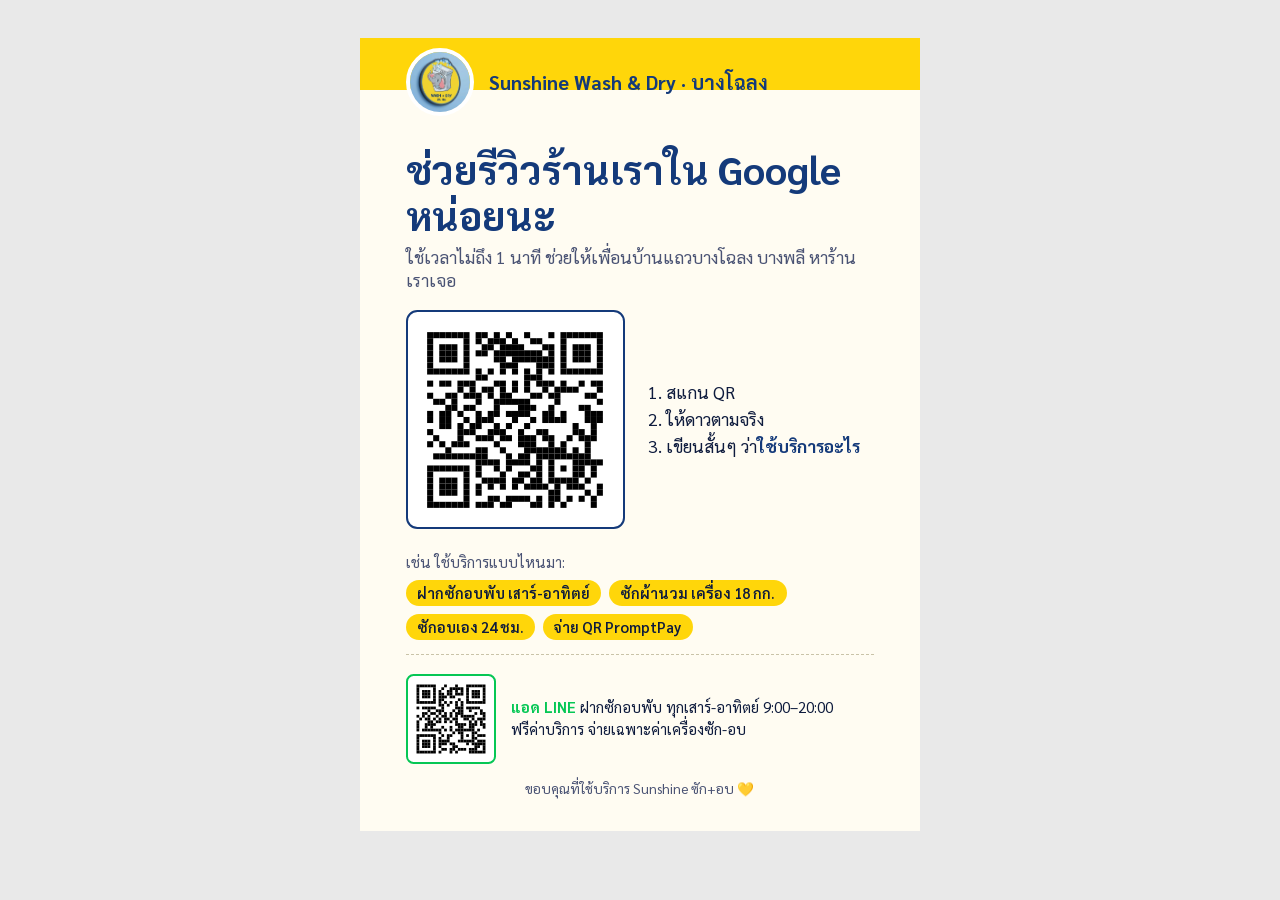
<file: print/review-card.html>
<!doctype html>
<html lang="th">
<head>
<meta charset="utf-8" />
<meta name="viewport" content="width=device-width, initial-scale=1" />
<meta name="robots" content="noindex" />
<title>Review card — Sunshine Wash &amp; Dry</title>
<link rel="preconnect" href="https://fonts.googleapis.com">
<link rel="preconnect" href="https://fonts.gstatic.com" crossorigin>
<link rel="stylesheet" href="https://fonts.googleapis.com/css2?family=Sarabun:wght@400;600;800&display=swap">
<style>
  /* Printable card for the shop counter or wall. Print at A5 (or A4, it scales), no margins. */
  @page { size: A5 portrait; margin: 0; }
  :root { --yellow: #FFD60A; --blue: #143A7A; --ink: #0E1B3D; --soft: #4A5374; --line: #06C755; }
  * { box-sizing: border-box; }
  body { margin: 0; background: #e9e9e9; font-family: 'Sarabun', system-ui, sans-serif; color: var(--ink); }
  .card { width: 148mm; height: 210mm; margin: 10mm auto; background: #FFFCF2; display: flex; flex-direction: column;
          border-top: 14mm solid var(--yellow); padding: 10mm 12mm 9mm; }
  .brand { display: flex; align-items: center; gap: 4mm; margin-top: -21mm; }
  .brand img { width: 18mm; height: 18mm; border-radius: 50%; border: 1.2mm solid #fff; }
  .brand b { font-size: 5.2mm; color: var(--blue); }
  h1 { font-size: 10.5mm; line-height: 1.15; margin: 8mm 0 2mm; color: var(--blue); }
  .lead { font-size: 4.6mm; margin: 0 0 5mm; color: var(--soft); }
  .qr { display: flex; align-items: center; gap: 6mm; }
  .qr img { width: 58mm; height: 58mm; background: #fff; padding: 2mm; border-radius: 3mm; border: 0.6mm solid var(--blue); }
  .steps { margin: 0; padding-left: 5mm; font-size: 4.6mm; line-height: 1.55; }
  .steps b { color: var(--blue); }
  .ideas { margin: 6mm 0 0; font-size: 4mm; color: var(--soft); }
  .chips { display: flex; flex-wrap: wrap; gap: 2mm; margin-top: 2mm; }
  .chips span { background: var(--yellow); color: var(--ink); font-weight: 600; font-size: 3.9mm; padding: 1mm 3mm; border-radius: 10mm; }
  .line { margin-top: auto; display: flex; align-items: center; gap: 4mm; border-top: 0.4mm dashed #c9c3a8; padding-top: 5mm; }
  .line img { width: 24mm; height: 24mm; background: #fff; padding: 1mm; border-radius: 2mm; border: 0.6mm solid var(--line); }
  .line p { margin: 0; font-size: 4mm; line-height: 1.45; }
  .line b { color: var(--line); }
  .thanks { margin: 4mm 0 0; font-size: 3.6mm; color: var(--soft); text-align: center; }
  @media print { body { background: none; } .card { margin: 0; } }
</style>
</head>
<body>
  <div class="card">
    <div class="brand"><img src="/assets/logo.jpg" alt=""><b>Sunshine Wash &amp; Dry · บางโฉลง</b></div>

    <h1>ช่วยรีวิวร้านเราใน Google หน่อยนะ</h1>
    <p class="lead">ใช้เวลาไม่ถึง 1 นาที ช่วยให้เพื่อนบ้านแถวบางโฉลง บางพลี หาร้านเราเจอ</p>

    <div class="qr">
      <img src="review-qr.svg" alt="QR code สำหรับรีวิว Sunshine ซัก+อบ ใน Google">
      <ol class="steps">
        <li>สแกน QR</li>
        <li>ให้ดาวตามจริง</li>
        <li>เขียนสั้นๆ ว่า<b>ใช้บริการอะไร</b></li>
      </ol>
    </div>

    <p class="ideas">เช่น ใช้บริการแบบไหนมา:</p>
    <div class="chips">
      <span>ฝากซักอบพับ เสาร์-อาทิตย์</span>
      <span>ซักผ้านวม เครื่อง 18 กก.</span>
      <span>ซักอบเอง 24 ชม.</span>
      <span>จ่าย QR PromptPay</span>
    </div>

    <div class="line">
      <img src="line-qr.svg" alt="QR code แอด LINE Sunshine Wash & Dry">
      <p><b>แอด LINE</b> ฝากซักอบพับ ทุกเสาร์-อาทิตย์ 9:00–20:00<br>ฟรีค่าบริการ จ่ายเฉพาะค่าเครื่องซัก-อบ</p>
    </div>
    <p class="thanks">ขอบคุณที่ใช้บริการ Sunshine ซัก+อบ 💛</p>
  </div>
</body>
</html>
</file>
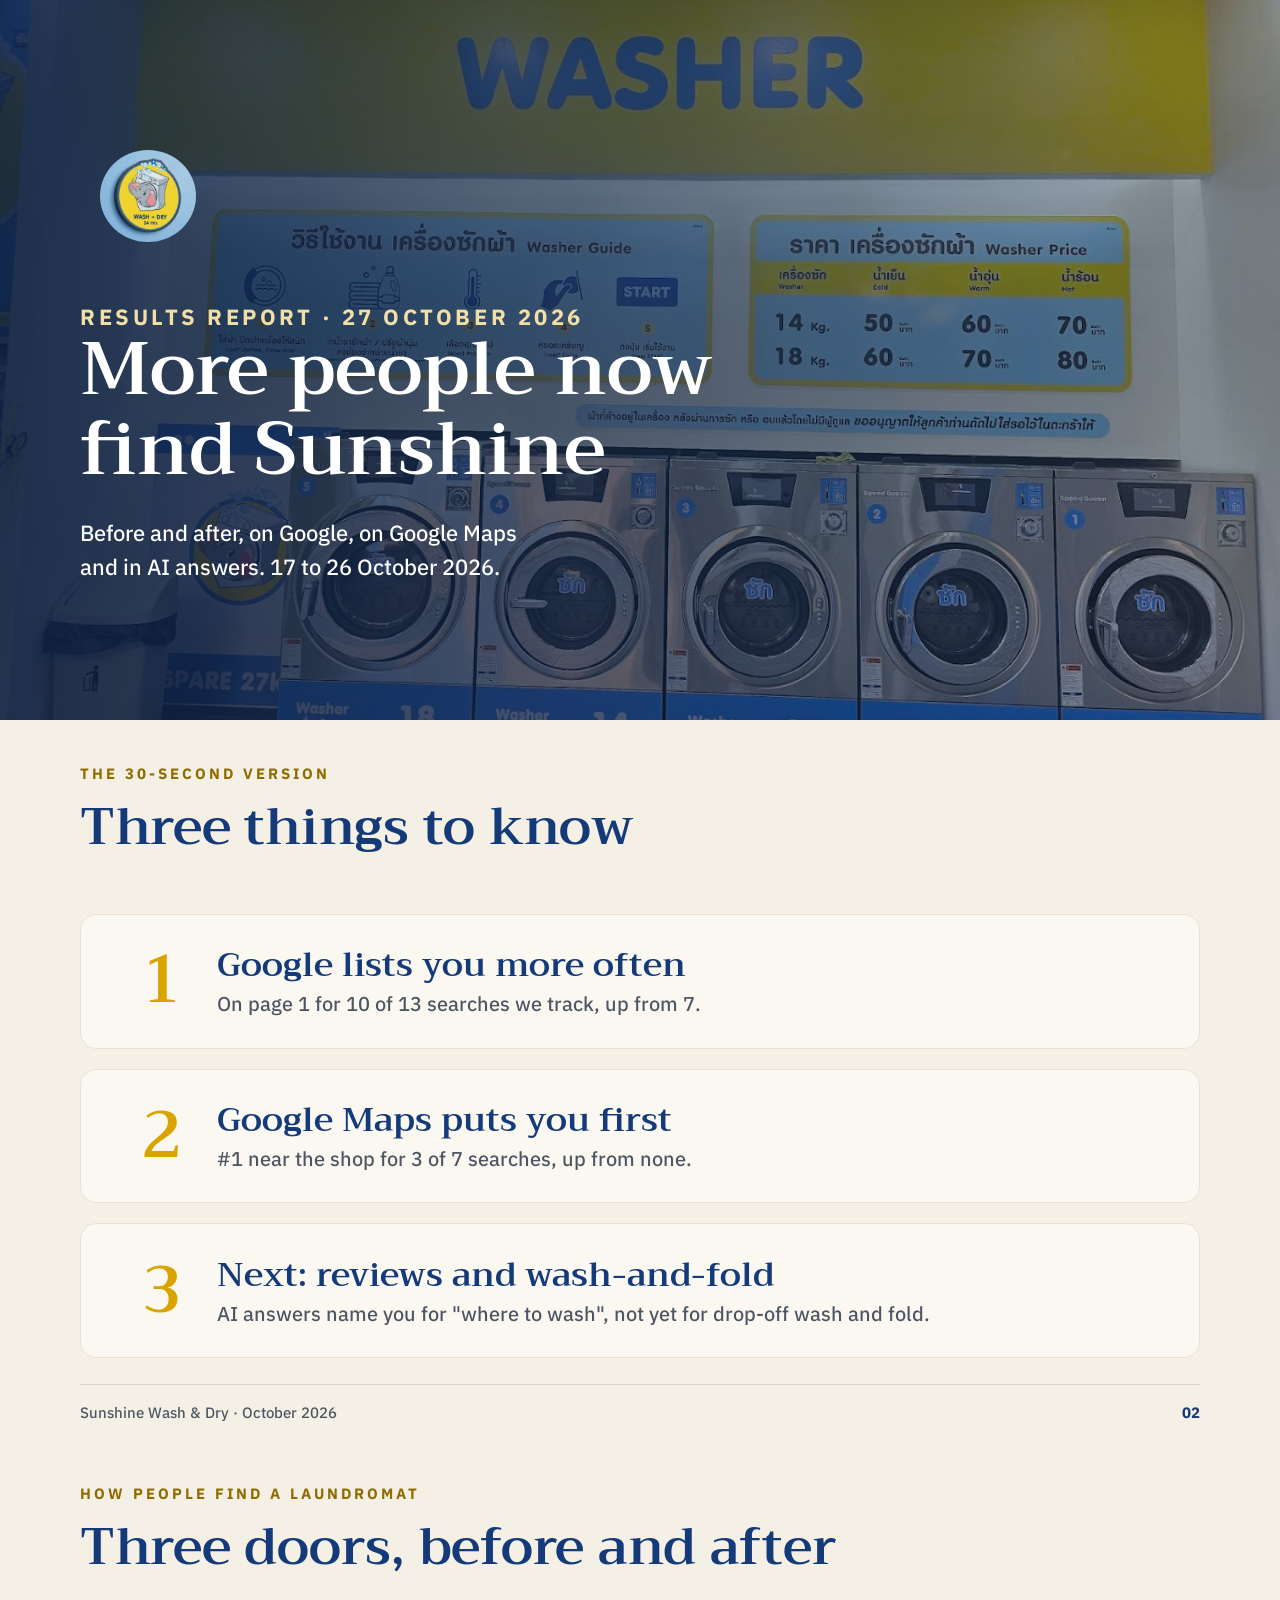
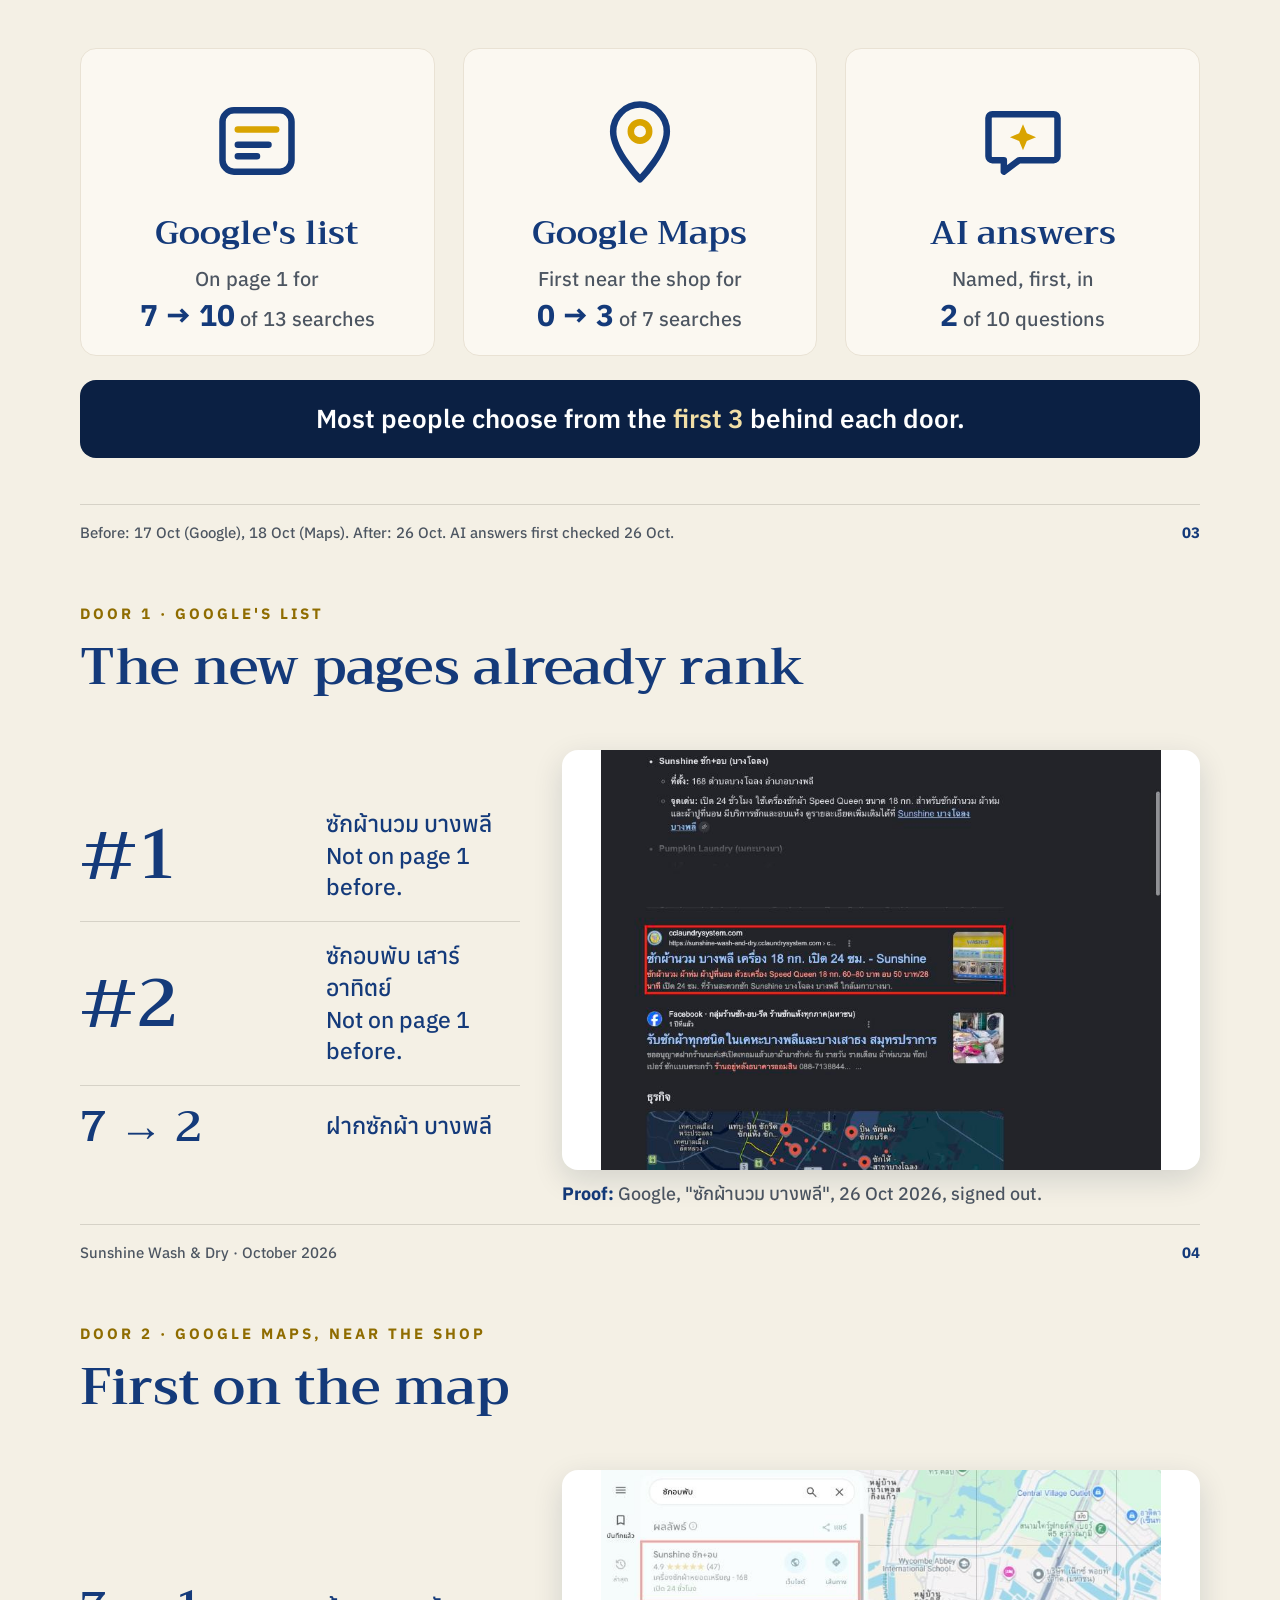
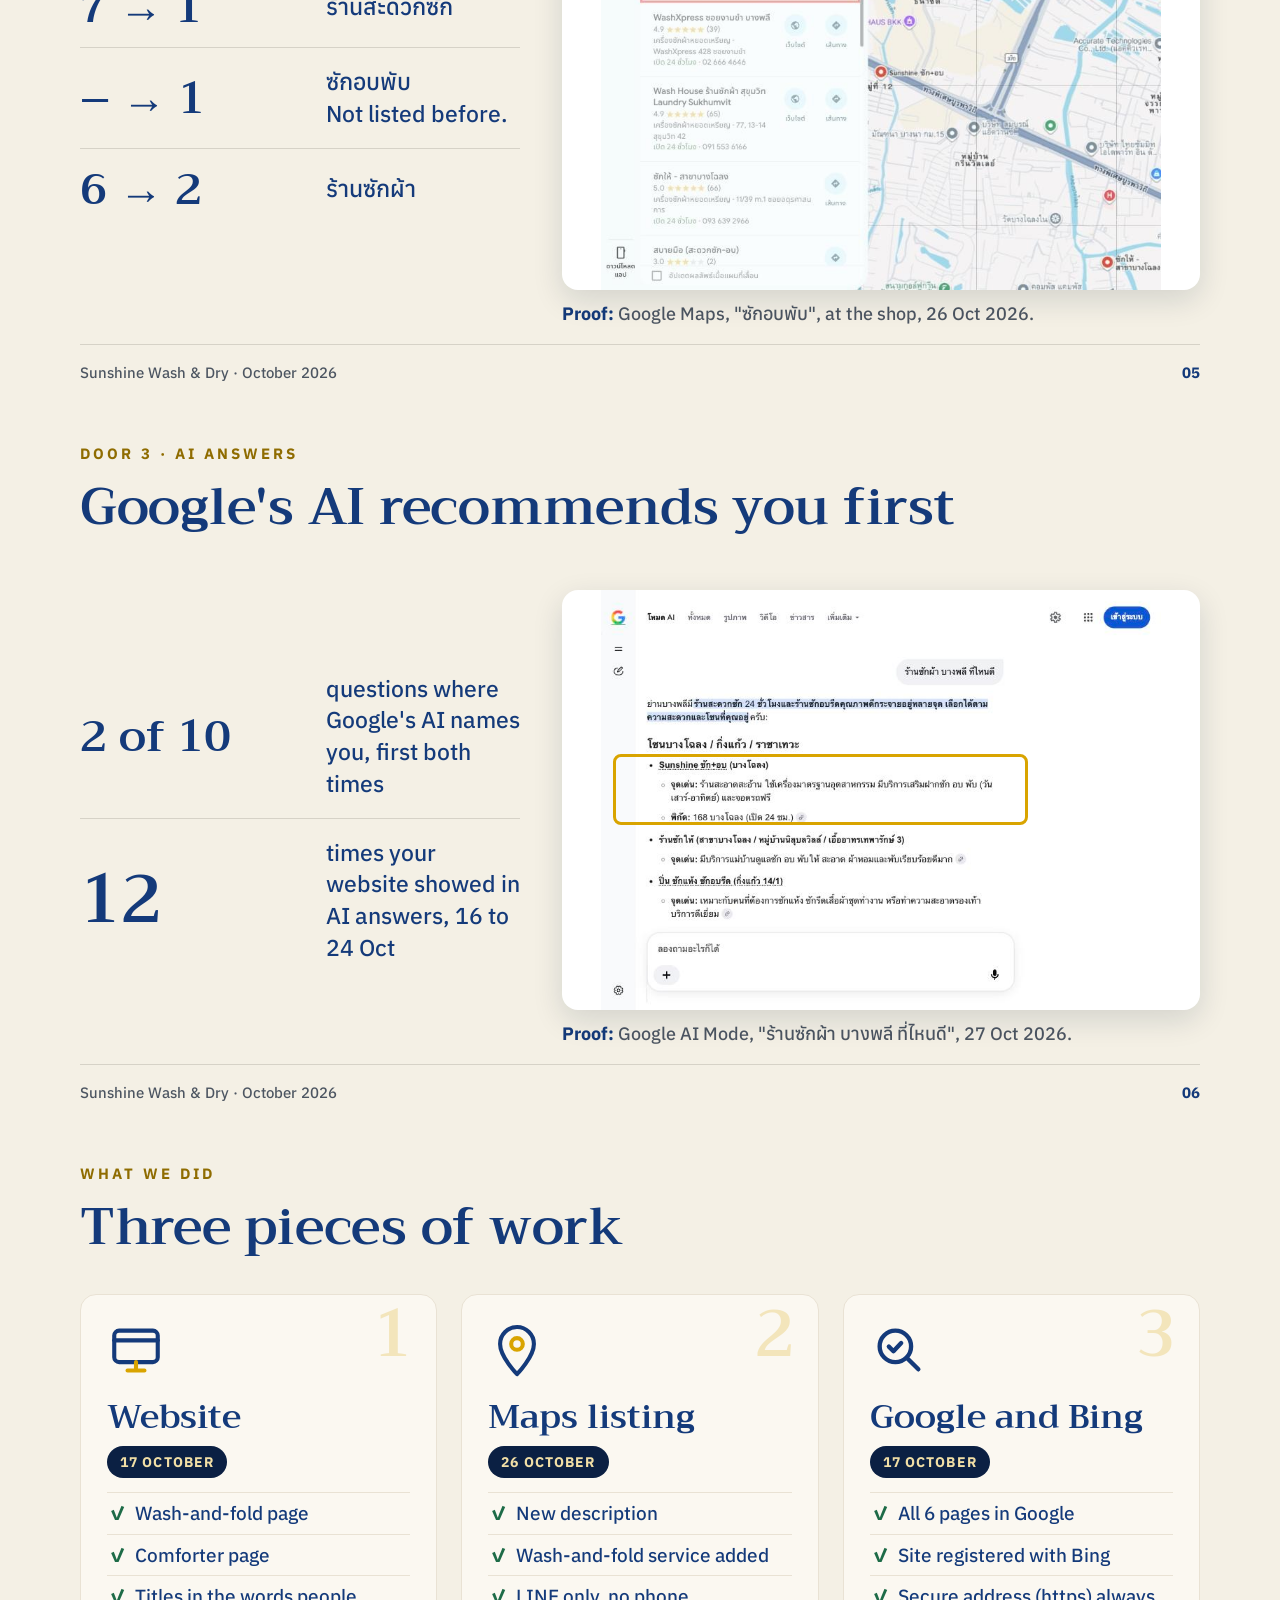
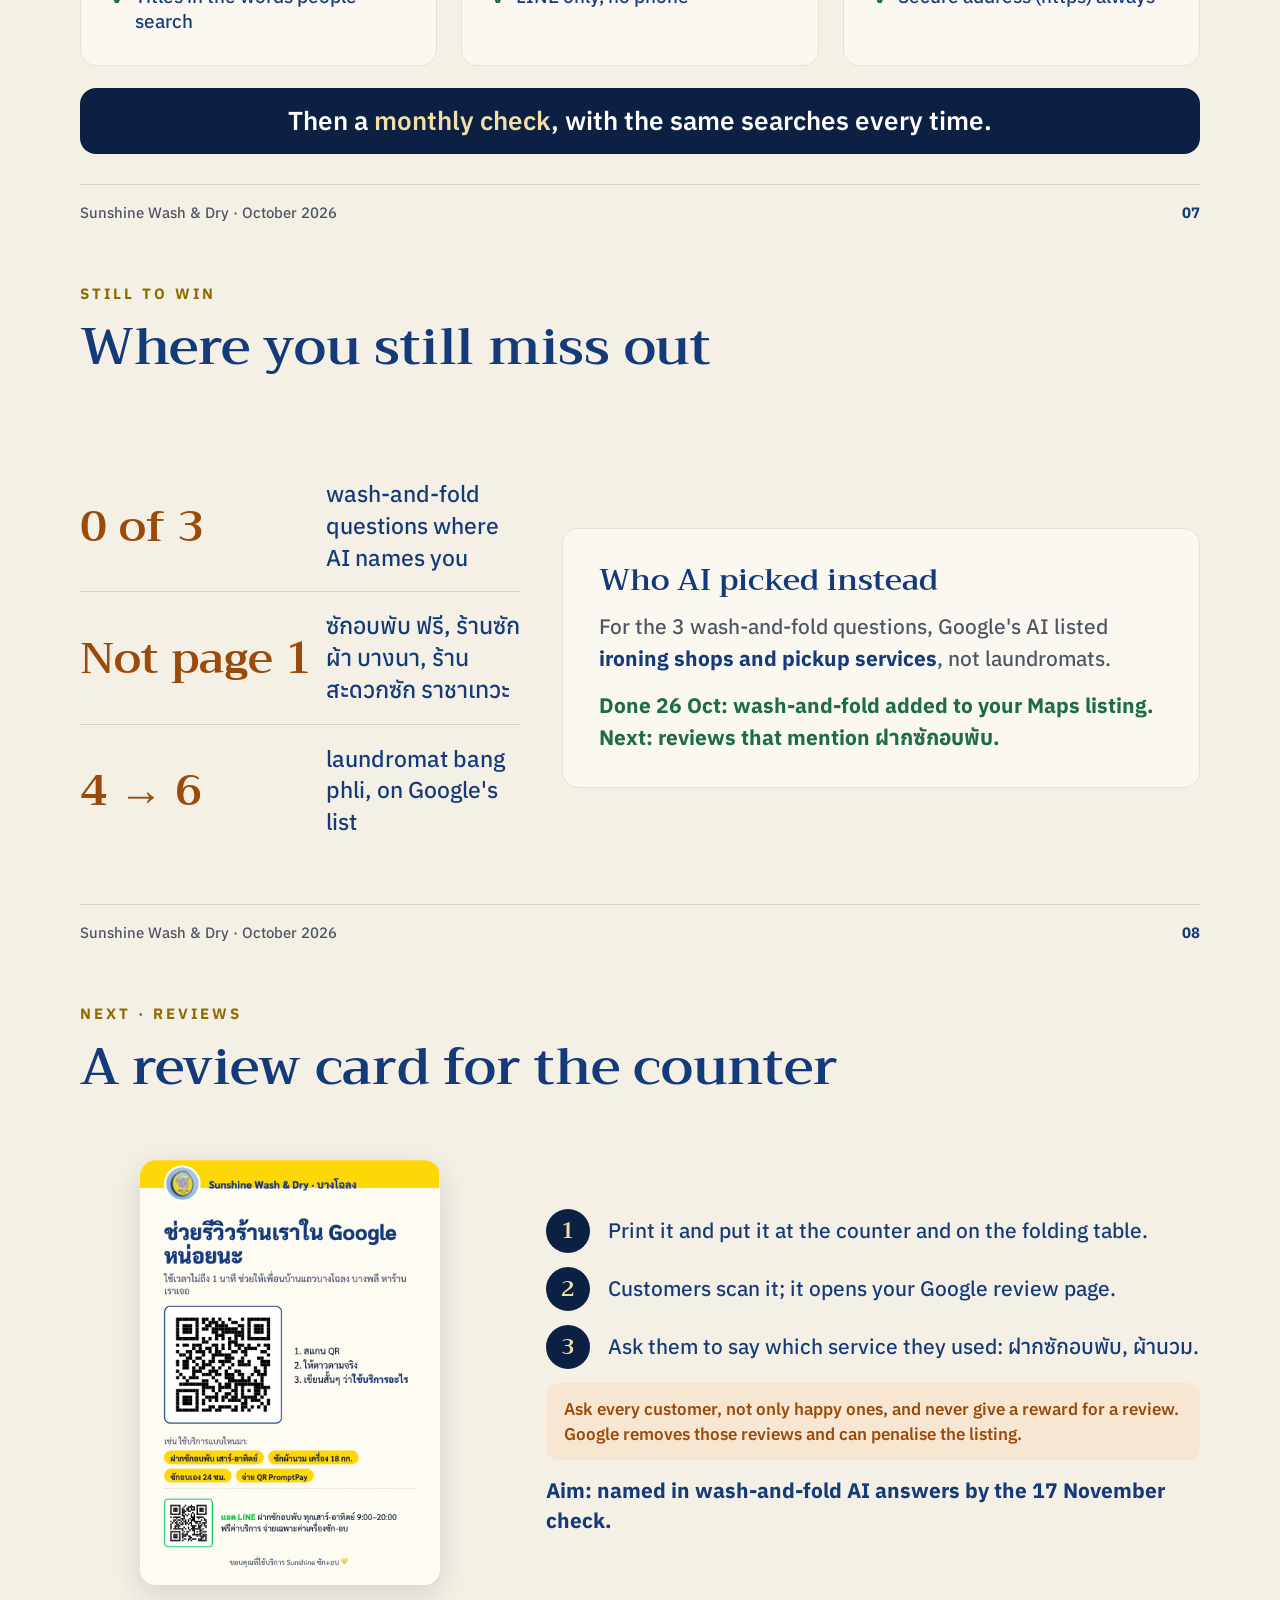
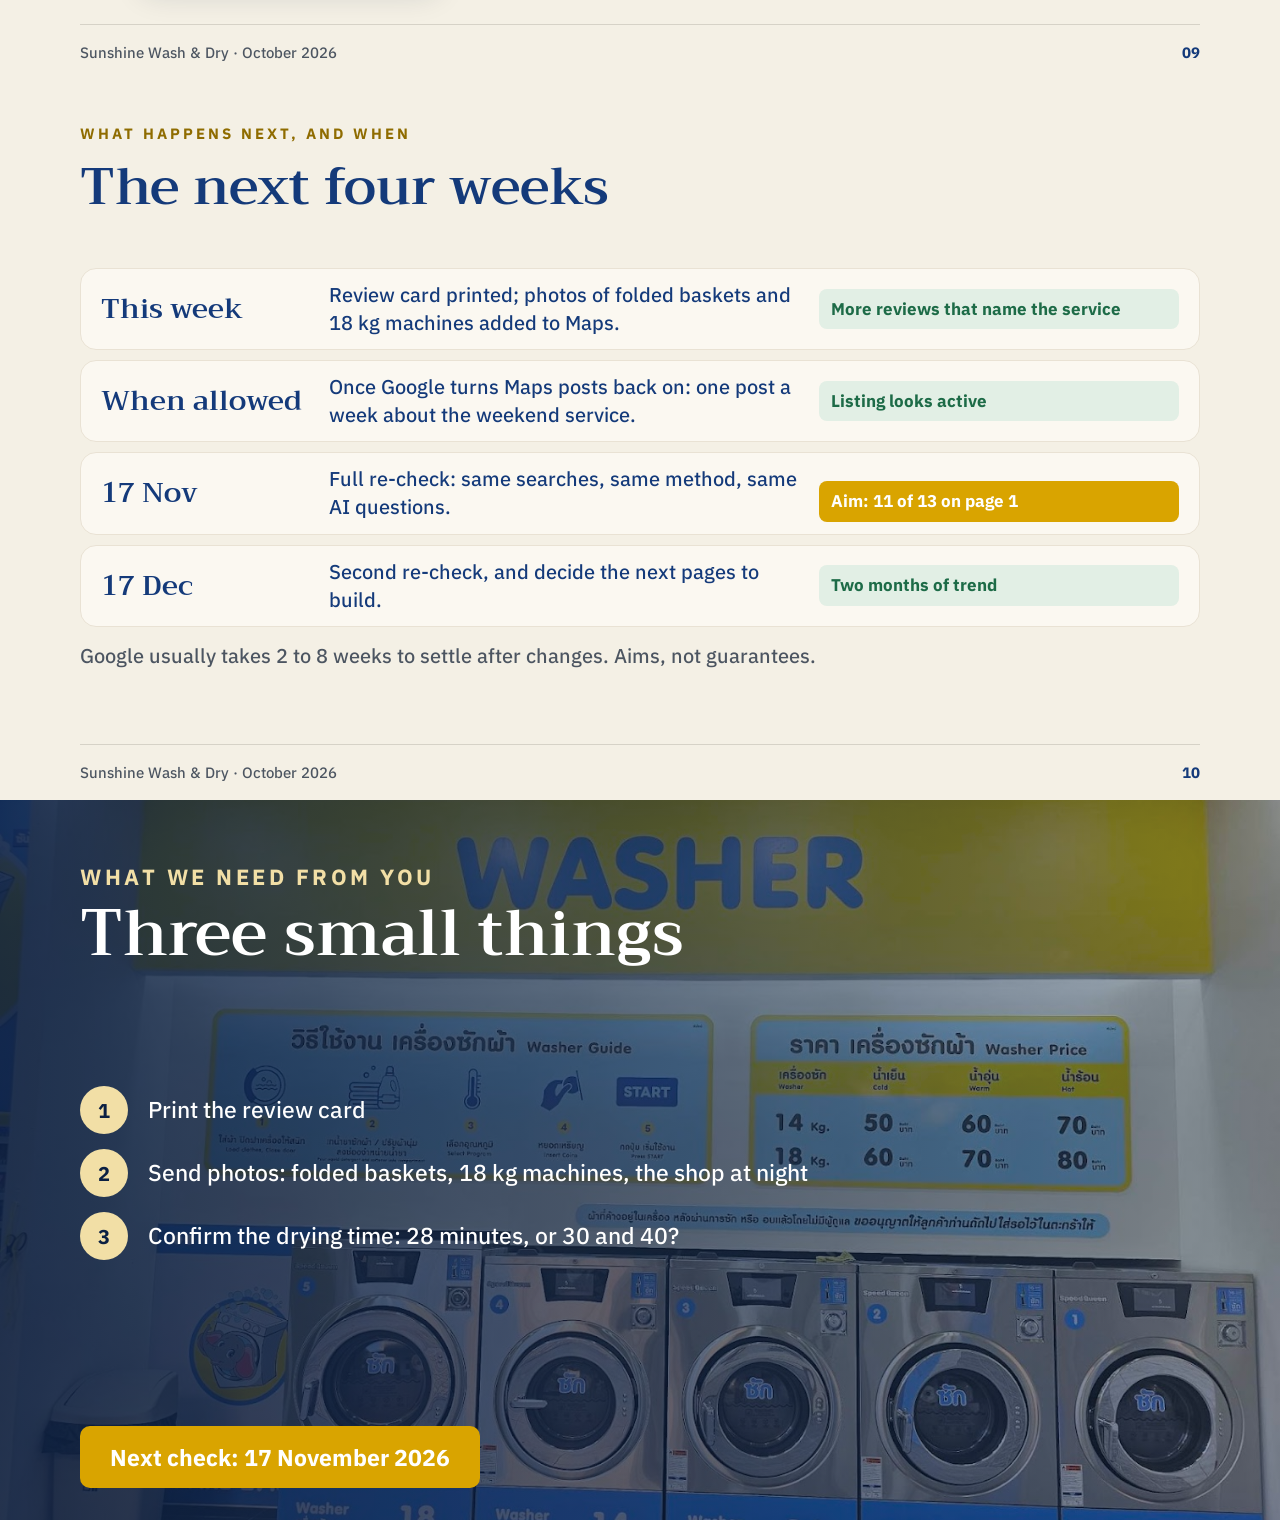
<file: docs/seo/report-2026-10/deck/deck.html>
<!doctype html>
<html lang="en">
<head>
<meta charset="utf-8">
<title>Sunshine Wash &amp; Dry · Results report, October 2026</title>
<!--
  SV Innovation story deck. 16:9, 1280 x 720 px per slide. Story and wording rules: references/story.md.
  Built from the Blue Voyage deck presented on 8 Oct 2026 (the owner's favourite).
  How to use:
    1. Copy this folder to proposal/deck/. Put the client's images in img/ and point each src at them.
    2. Replace every {{TOKEN}}. Keep, repeat or delete slides to fit the story (see the comment above each).
       Slides marked data-optional are extras: delete them unless the story needs them.
    3. Set --brand (headings, dark bands) and --accent (gold) in :root from the client's logo
       (render.mjs colors). Every other shade is worked out from those two.
    4. Render and check:
       node <skill>/scripts/render.mjs pdf deck.html "../out/<Client> - SEO and AI Search Proposal.pdf" --client
  One idea per slide. Headline = the takeaway, 7 words or fewer. At most two short sentences of body text.
  The gauge, the first-year price total, the season bars and the page numbers are drawn by the script at
  the bottom from data-* values: type only the numbers.
-->
<link rel="preconnect" href="https://fonts.googleapis.com">
<link rel="preconnect" href="https://fonts.gstatic.com" crossorigin>
<link rel="stylesheet" href="https://fonts.googleapis.com/css2?family=Trirong:wght@500;600;700&family=Anuphan:wght@400;500;600;700&display=swap">
<style>
:root {
  /* Client colours. --brand: the main dark colour of the logo. --accent: a warm second colour (gold works
     for most luxury and travel brands). */
  --brand: #143A7A;
  --accent: #D9A400;
  --ink: color-mix(in srgb, var(--brand) 55%, #000);          /* dark bands, chips, price card */
  --eyebrow: color-mix(in srgb, var(--accent) 66%, #000);     /* small capitals above headlines */
  --accent-soft: color-mix(in srgb, var(--accent) 35%, #fff); /* highlight word on dark bands */
  --bg: #f4f0e5;
  --card: #fbf8f1;
  --line: #e9e2d4;
  --rule: #d6d2c7;
  --sand: #ece5d8;
  --text: #4c5561;
  --warn: #9a4a0a;
  --warn-bg: #f7e6d2;
  --warn-line: #e6b892;
  --good: #1d6b47;
  --good-bg: #e2efe5;
  --display: "Trirong", Georgia, serif;
  --body: "Anuphan", "Helvetica Neue", Arial, sans-serif;
}
@page { size: 13.333in 7.5in; margin: 0; }
* { box-sizing: border-box; }
html, body { margin: 0; background: #8a8a8a; }
body { font-family: var(--body); color: var(--brand); -webkit-font-smoothing: antialiased; }
.slide { width: 1280px; height: 720px; position: relative; overflow: hidden; background: var(--bg); break-after: page; page-break-after: always; }
.slide:last-of-type { break-after: auto; page-break-after: auto; }
.eyebrow { position: absolute; left: 80px; top: 46px; font: 700 15px/1 var(--body); letter-spacing: .2em; text-transform: uppercase; color: var(--eyebrow); }
h2 { position: absolute; left: 80px; right: 80px; top: 78px; margin: 0; font: 600 52px/1.12 var(--display); color: var(--brand); letter-spacing: -.005em; }
h3 { margin: 0; font: 600 32px/1.15 var(--display); color: var(--brand); }
p { margin: 0; }
.body { position: absolute; left: 80px; right: 80px; top: 188px; bottom: 72px; }
.foot { position: absolute; left: 80px; right: 80px; bottom: 0; height: 56px; border-top: 1px solid var(--rule); display: flex; justify-content: space-between; align-items: center; font: 500 15px var(--body); color: var(--text); }
.foot .pn { font-weight: 700; color: var(--brand); }
.card { background: var(--card); border: 1px solid var(--line); border-radius: 16px; }
.band { background: var(--ink); color: #fff; border-radius: 16px; font: 600 26px/1.3 var(--body); text-align: center; padding: 22px 36px; }
.band em, .hl { font-style: normal; color: var(--accent-soft); }
.chip { display: inline-block; background: var(--ink); color: var(--accent-soft); border-radius: 999px; font: 700 14px/1 var(--body); letter-spacing: .08em; text-transform: uppercase; padding: 9px 13px; }
.ic { width: 64px; height: 64px; color: var(--brand); }
.ic .a { color: var(--accent); }
.checks { list-style: none; margin: 0; padding: 0; }
.checks li { position: relative; padding: 10px 0 10px 30px; border-top: 1px solid var(--line); font: 500 20px/1.3 var(--body); color: var(--brand); }
.checks li::before { content: "✓"; position: absolute; left: 2px; top: 10px; color: var(--good); font-weight: 700; }
.checks.ring li { padding-left: 50px; }
.checks.ring li::before { left: 0; top: 7px; width: 34px; height: 34px; border-radius: 50%; background: var(--good-bg); display: flex; align-items: center; justify-content: center; font-size: 17px; }
.proof { background: #fff; border-radius: 16px; box-shadow: 0 10px 30px rgba(16, 36, 58, .14); overflow: hidden; position: relative; }
.proof img { display: block; width: 100%; height: auto; }
.proof .mark { position: absolute; border: 3px solid var(--accent); border-radius: 8px; }
.cap { margin-top: 12px; font: 500 18px/1.35 var(--body); color: var(--text); }
.cap b { color: var(--brand); }
img.fill { width: 100%; height: 100%; object-fit: cover; display: block; }

/* 1 cover and 21 next step: photo with a dark wash */
.photo { color: #fff; background-size: cover; background-position: center; }
.photo::before { content: ""; position: absolute; inset: 0; background: linear-gradient(90deg, color-mix(in srgb, var(--ink) 88%, transparent) 0%, color-mix(in srgb, var(--ink) 62%, transparent) 55%, color-mix(in srgb, var(--ink) 35%, transparent) 100%); }
.photo > * { position: relative; }
.cover .logo { position: absolute; left: 100px; top: 150px; width: 84px; height: auto; }
.cover .eyebrow, .next .eyebrow { position: absolute; color: var(--accent-soft); font-size: 22px; letter-spacing: .16em; }
.cover .eyebrow { left: 80px; top: 306px; }
.cover h1 { position: absolute; left: 80px; top: 330px; width: 760px; margin: 0; font: 600 74px/1.08 var(--display); color: #fff; }
.cover .sub { position: absolute; left: 80px; top: 516px; width: 640px; font: 500 22px/1.55 var(--body); color: #fff; }

/* 2 the 30-second version */
.s-short .body { display: grid; grid-template-rows: repeat(3, 1fr); gap: 20px; top: 194px; bottom: 82px; }
.s-short .card { display: grid; grid-template-columns: 112px 1fr; align-items: center; padding: 0 40px 0 24px; }
.s-short .n { font: 600 64px/1 var(--display); color: var(--accent); text-align: center; }
.s-short h3 { font-size: 34px; }
.s-short p { margin-top: 6px; font: 500 20px/1.35 var(--body); color: var(--text); }

/* 3 three doors */
.s-doors .row { display: grid; grid-template-columns: repeat(3, 1fr); gap: 28px; height: 308px; margin-top: 20px; }
.s-doors .card { display: flex; flex-direction: column; align-items: center; padding: 46px 30px 0; text-align: center; }
.s-doors .ic { width: 92px; height: 92px; margin-bottom: 26px; }
.s-doors h3 { font-size: 34px; }
.s-doors p { margin-top: 12px; font: 500 20px/1.45 var(--body); color: var(--text); }
.s-doors .band { margin-top: 24px; }

/* 4, 5 stats + proof */
.s-proof .body { display: grid; grid-template-columns: 440px 1fr; gap: 42px; align-items: center; }
.s-proof .proof img { max-height: 420px; object-fit: contain; }
.s-proof.big-shot .body { grid-template-columns: 520px 1fr; }
.stats { display: flex; flex-direction: column; }
.stat { display: grid; grid-template-columns: 246px 1fr; align-items: center; padding: 18px 0; border-top: 1px solid var(--rule); }
.stat:first-child { border-top: 0; }
.stat .v { font: 600 66px/1 var(--display); color: var(--brand); white-space: nowrap; }
.stat .v.small { font-size: 44px; }
.stat .l { font: 500 23px/1.38 var(--body); color: var(--brand); }
.bad .stat .v { color: var(--warn); }

/* 6 lesson */
.s-lesson .say { position: absolute; left: 80px; right: 340px; top: 176px; font: 600 40px/1.4 var(--display); color: var(--brand); }
.s-lesson .say mark { background: var(--warn-bg); color: var(--warn); border-radius: 8px; padding: 0 8px; }
.s-lesson .shot { position: absolute; left: 80px; width: 940px; top: 294px; }
.s-lesson .shot .proof { display: inline-block; max-width: 100%; vertical-align: top; }
.s-lesson .shot .proof img { width: auto; max-width: 100%; max-height: 196px; }
.s-lesson .left { position: absolute; left: 80px; width: 540px; bottom: 82px; font: 500 23px/1.45 var(--body); color: var(--text); }
.s-lesson .band { position: absolute; right: 80px; width: 548px; bottom: 76px; text-align: left; font-size: 25px; padding: 20px 28px; }

/* 7 pillars */
.s-pillars .row { display: grid; grid-template-columns: repeat(3, 1fr); gap: 24px; height: 372px; margin-top: -14px; }
.s-pillars .card { position: relative; padding: 26px 26px 0; }
.s-pillars .ic { width: 58px; height: 58px; }
.s-pillars .num { position: absolute; right: 24px; top: 8px; font: 600 64px/1 var(--display); color: var(--accent); opacity: .22; }
.s-pillars h3 { margin-top: 14px; font-size: 34px; }
.s-pillars .chip { margin: 10px 0 14px; }
.s-pillars .checks li { font-size: 19px; padding: 8px 0 8px 28px; }
.s-pillars .checks li::before { top: 8px; }
.s-pillars .band { margin-top: 22px; padding: 16px; }

/* 8 two views */
.s-views .row { display: grid; grid-template-columns: 1fr 1fr; gap: 40px; }
.browser { border-radius: 14px; overflow: hidden; box-shadow: 0 10px 30px rgba(16, 36, 58, .12); background: #fff; height: 288px; display: flex; flex-direction: column; }
.browser .bar { height: 38px; background: var(--sand); display: flex; align-items: center; gap: 8px; padding: 0 14px; flex: none; }
.browser .bar i { width: 11px; height: 11px; border-radius: 50%; background: #bdb6a8; }
.browser .bar span { margin-left: 14px; background: #fff; border-radius: 6px; padding: 4px 12px; font: 500 15px var(--body); color: var(--brand); }
.browser .view { flex: 1; position: relative; overflow: hidden; }
.browser .over { position: absolute; left: 24px; top: 20px; font: 500 34px/1 var(--display); letter-spacing: .08em; color: #fff; text-shadow: 0 1px 8px rgba(0,0,0,.25); }
.browser .msg { position: absolute; left: 32px; right: 32px; top: 50%; transform: translateY(-50%); border: 1px solid #d3d3d3; border-radius: 4px; padding: 20px 26px; font: 400 22px/1.3 Helvetica, Arial, sans-serif; color: #333; }
.verdict { display: flex; align-items: center; gap: 14px; margin-top: 20px; font: 700 26px var(--body); color: var(--brand); }
.verdict b { width: 42px; height: 42px; border-radius: 50%; display: flex; align-items: center; justify-content: center; font-size: 22px; }
.verdict.ok b { background: var(--good-bg); color: var(--good); }
.verdict.no b { background: var(--warn-bg); color: var(--warn); }
.s-views .note { margin-top: 18px; font: 500 20px/1.45 var(--body); color: var(--text); }

/* 9 gauge */
.s-gauge .body { display: grid; grid-template-columns: 520px 1fr; gap: 70px; align-items: center; }
.gauge svg { width: 100%; height: auto; display: block; }
.tiles { display: grid; grid-template-columns: 1fr 1fr; gap: 20px; }
.tile { border-radius: 16px; padding: 24px 16px 22px; text-align: center; }
.tile .v { font: 600 64px/1 var(--display); }
.tile .l { margin-top: 10px; font: 500 19px/1.3 var(--body); color: var(--text); }
.tile.bad { background: var(--warn-bg); } .tile.bad .v { color: var(--warn); }
.tile.good { background: var(--good-bg); } .tile.good .v { color: var(--good); }
.s-gauge .say { margin-top: 26px; font: 500 23px/1.55 var(--body); color: var(--text); }
.s-gauge .say b { color: var(--brand); }

/* 10 before and after boxes */
.s-boxes .row { display: grid; grid-template-columns: 1fr 1fr; gap: 38px; margin-top: 68px; }
.panel { border-radius: 16px; padding: 34px 28px 30px; text-align: center; }
.panel.before { background: var(--sand); } .panel.after { background: var(--good-bg); }
.boxes { display: flex; justify-content: center; gap: 22px; }
.box { width: 128px; height: 116px; border-radius: 10px; background: #d8c39e; border: 3px solid #b0915f; position: relative; display: flex; align-items: center; justify-content: center; }
.box::after { content: ""; position: absolute; top: 0; bottom: 0; left: 50%; border-left: 2px solid #b0915f; }
.box span { position: relative; z-index: 1; font: 600 48px/1 var(--display); color: #8a6a3c; }
.box b { position: relative; z-index: 1; background: #fff; border: 2px solid var(--brand); border-radius: 6px; padding: 6px 12px; font: 700 18px/1 var(--body); color: var(--brand); }
.panel .say { margin-top: 26px; font: 700 23px/1.45 var(--body); color: var(--brand); }
.s-boxes .note { margin-top: 18px; font: 500 20px/1.45 var(--body); color: var(--text); }

/* 11 stack */
.s-stack .body { display: grid; grid-template-columns: 520px 1fr; gap: 40px; align-items: center; }
.stack { display: flex; flex-direction: column-reverse; align-items: center; gap: 8px; }
.stack div { width: 340px; height: 50px; border-radius: 8px; display: flex; align-items: center; justify-content: center; font: 700 19px var(--body); color: #fff; }
.stack div:nth-child(1) { background: var(--ink); width: 356px; }
.stack div:nth-child(2) { background: var(--brand); width: 336px; }
.stack div:nth-child(3) { background: color-mix(in srgb, var(--brand) 55%, #3a8a8c); width: 316px; }
.stack div:nth-child(4) { background: color-mix(in srgb, var(--brand) 35%, #4a9aa0); width: 300px; transform: rotate(-1.2deg) translateX(-8px); }
.stack div:nth-child(5) { background: var(--accent); width: 274px; transform: rotate(2deg) translateX(16px); }
.stack div:nth-child(6) { background: var(--warn); width: 240px; transform: rotate(-3.5deg) translateX(-14px); }
.s-stack .say { font: 600 36px/1.45 var(--display); color: var(--brand); }
.s-stack .more { margin-top: 18px; font: 500 23px/1.5 var(--body); color: var(--text); }

/* 12 same look, new engine */
.s-same .row { display: grid; grid-template-columns: 332px 1fr 1fr; gap: 24px; height: 332px; margin-top: 56px; }
.s-same .pic { position: relative; border-radius: 16px; overflow: hidden; }
.s-same .pic .badge { position: absolute; left: 20px; top: 20px; background: var(--accent); color: #fff; border-radius: 999px; padding: 12px 22px; font: 600 30px/1 var(--display); }
.s-same .card, .s-same .after { padding: 30px 28px 0; border-radius: 16px; }
.s-same .after { background: var(--good-bg); }
.s-same h3 { margin-bottom: 14px; }
.s-same .checks li { font-size: 21px; }

/* 13 steps */
.s-steps .row { display: grid; grid-template-columns: repeat(4, 1fr); margin-top: 64px; position: relative; }
.s-steps .row::before { content: ""; position: absolute; left: 12.5%; right: 12.5%; top: 56px; border-top: 2px solid #d1cbbd; }
.step { text-align: center; position: relative; padding: 0 6px; }
.step .dot { width: 112px; height: 112px; border-radius: 50%; background: var(--ink); margin: 0 auto 26px; display: flex; align-items: center; justify-content: center; }
.step .dot .ic { width: 50px; height: 50px; color: #fff; }
.step h3 { font-size: 32px; }
.step p { margin-top: 8px; font: 500 18px/1.4 var(--body); color: var(--text); }
.pills { display: flex; justify-content: center; gap: 16px; margin-top: 30px; }
.pills span { background: var(--good-bg); color: var(--good); border-radius: 999px; padding: 12px 22px; font: 700 19px var(--body); }

/* 14 example card */
.s-card .body { display: grid; grid-template-columns: 420px 1fr; gap: 46px; align-items: center; top: 176px; }
.excard { background: var(--ink); border-radius: 22px; padding: 30px 30px 28px; color: #fff; position: relative; box-shadow: 0 12px 30px rgba(16, 36, 58, .2); }
.excard .tag { position: absolute; right: 18px; top: 16px; font: 700 13px var(--body); letter-spacing: .14em; color: var(--accent-soft); }
.excard .logo { width: 50px; height: auto; display: block; }
.excard h4 { margin: 22px 0 16px; font: 600 28px/1.2 var(--display); }
.excard .qr { display: grid; grid-template-columns: 150px 1fr; gap: 18px; align-items: center; }
.excard .qr img { width: 150px; height: 150px; border-radius: 8px; display: block; }
.excard .qr p { font: 500 17px/1.5 var(--body); color: #e8ecf1; }
.excard .gift { margin-top: 18px; padding-top: 14px; border-top: 1px solid rgba(255, 255, 255, .25); font: 600 17px/1.45 var(--body); color: var(--accent-soft); }
.numbered { list-style: none; margin: 0; padding: 0; counter-reset: n; }
.numbered li { counter-increment: n; display: grid; grid-template-columns: 44px 1fr; gap: 18px; align-items: center; margin-bottom: 14px; font: 500 21px/1.4 var(--body); color: var(--brand); }
.numbered li::before { content: counter(n); width: 44px; height: 44px; border-radius: 50%; background: var(--ink); color: var(--accent-soft); display: flex; align-items: center; justify-content: center; font: 600 22px var(--display); }
.warnnote { background: var(--warn-bg); color: var(--warn); border-radius: 12px; padding: 14px 18px; font: 600 17px/1.45 var(--body); margin-top: 6px; }
.aim { margin-top: 16px; font: 700 21px/1.4 var(--body); color: var(--brand); }

/* 15 chips: before and after */
.s-chips .row { display: grid; grid-template-columns: 545px 1fr 444px; gap: 26px; align-items: center; margin-top: 30px; }
.cloud { background: var(--sand); border-radius: 16px; padding: 16px 20px; display: flex; flex-wrap: wrap; justify-content: center; gap: 12px 12px; height: 336px; align-content: center; }
.cloud span { border: 2px solid #ddd6c8; background: #fff; border-radius: 8px; padding: 7px 12px; font: 700 17px/1.2 var(--body); color: var(--brand); }
.cloud span small { font-weight: 500; font-size: 16px; color: var(--text); }
.cloud span.g { border-color: #9fb9d8; } .cloud span.t { border-color: #9fd0b6; }
.cloud span.w { border-color: var(--warn-line); background: var(--warn-bg); color: var(--warn); }
.s-chips .arrow { color: var(--accent); width: 56px; height: 40px; }
.afterlist { background: var(--good-bg); border-radius: 16px; padding: 18px 26px; height: 336px; display: flex; align-items: center; }
.afterlist .checks li { border: 0; padding: 7px 0 7px 32px; font-size: 19px; }
.afterlist .checks li::before { top: 7px; }
.s-chips .caps { display: grid; grid-template-columns: 545px 1fr 444px; gap: 26px; margin-top: 12px; font: 700 18px var(--body); color: var(--text); text-align: center; }

/* 16 phases */
.s-phases .row { display: grid; grid-template-columns: repeat(4, 1fr); gap: 20px; height: 310px; }
.s-phases .card { padding: 22px 22px 0; }
.s-phases h3 { margin: 14px 0 10px; font-size: 26px; line-height: 1.2; }
.s-phases p { font: 500 17px/1.5 var(--body); color: var(--text); }
.s-phases .band { margin-top: 24px; padding: 18px 40px; }

/* 17 clock */
.rows { display: flex; flex-direction: column; gap: 10px; }
.trow { display: grid; grid-template-columns: 210px 1fr 360px; gap: 18px; align-items: center; padding: 12px 20px; min-height: 78px; }
.trow .when { font: 600 28px/1.1 var(--display); color: var(--brand); }
.trow .what { font: 500 20px/1.4 var(--body); color: var(--brand); }
.trow .res { background: var(--good-bg); color: var(--good); border-radius: 8px; padding: 9px 12px; font: 700 17px/1.35 var(--body); }
.trow .res.aim { background: var(--accent); color: #fff; }
.s-clock .note { margin-top: 14px; font: 500 20px/1.5 var(--body); color: var(--text); }

/* 18 four facts */
.s-facts .row { display: grid; grid-template-columns: repeat(4, 1fr); gap: 22px; height: 316px; margin-top: 16px; }
.s-facts .card { text-align: center; padding: 34px 22px 0; }
.s-facts .ic { width: 56px; height: 56px; }
.s-facts .v { margin-top: 18px; font: 600 58px/1 var(--display); color: var(--brand); }
.s-facts .l { margin-top: 16px; font: 500 19px/1.4 var(--body); color: var(--brand); }
.s-facts .band { margin-top: 24px; padding: 18px; }

/* 19 value */
.s-value .row { display: grid; grid-template-columns: 1fr 70px 1fr; gap: 16px; align-items: center; margin-top: 56px; }
.vbox { border-radius: 16px; padding: 28px 20px 26px; text-align: center; height: 180px; }
.vbox.good { background: var(--good-bg); }
.vbox .k { font: 500 19px var(--body); color: var(--text); }
.vbox .n { margin: 10px 0 6px; font: 600 62px/1 var(--display); color: #44556b; }
.vbox.good .n { color: var(--good); }
.s-value .gt { font: 600 64px/1 var(--display); color: var(--accent); text-align: center; }
.s-value .points { display: grid; grid-template-columns: 1fr 1fr; gap: 6px 56px; margin-top: 28px; }
.point { display: grid; grid-template-columns: 40px 1fr; gap: 16px; align-items: start; font: 500 21px/1.45 var(--body); color: var(--brand); margin-bottom: 14px; }
.point::before { content: "✓"; width: 38px; height: 38px; border-radius: 50%; background: var(--good-bg); color: var(--good); display: flex; align-items: center; justify-content: center; font-weight: 700; }

/* 20 simple price */
.s-price .row { display: grid; grid-template-columns: 560px 1fr; gap: 26px; margin-top: 18px; height: 366px; }
.pcard { background: var(--ink); color: #fff; border-radius: 18px; padding: 32px 32px 28px; }
.pcard .k { font: 700 15px var(--body); letter-spacing: .16em; text-transform: uppercase; color: var(--accent-soft); }
.pcard .n { margin: 10px 0 12px; font: 600 64px/1 var(--display); }
.pcard p { font: 500 18px/1.55 var(--body); color: #e3e8ee; }
.pcard hr { border: 0; border-top: 1px solid rgba(255, 255, 255, .22); margin: 22px 0 18px; }
.pcard .free { margin-top: 6px; font: 600 52px/1 var(--display); color: var(--accent-soft); }
.lines { display: flex; flex-direction: column; gap: 14px; }
.pline { flex: 1; display: flex; justify-content: space-between; align-items: center; gap: 20px; padding: 0 24px; }
.pline b { display: block; font: 700 22px/1.2 var(--body); color: var(--brand); }
.pline small { display: block; margin-top: 2px; font: 500 16px/1.35 var(--body); color: var(--text); }
.pline .amt { font: 600 32px/1 var(--display); color: var(--brand); white-space: nowrap; }
.s-price .total { margin-top: 16px; text-align: center; font: 500 23px var(--body); color: var(--brand); }
.s-price .total b { font-weight: 700; }

/* 21 next step */
.next .eyebrow { left: 80px; top: 66px; }
.next h1 { position: absolute; left: 80px; top: 96px; width: 700px; margin: 0; font: 600 64px/1.18 var(--display); color: #fff; }
.next ol { position: absolute; left: 80px; top: 286px; width: 760px; list-style: none; margin: 0; padding: 0; counter-reset: n; }
.next ol li { counter-increment: n; display: flex; align-items: center; gap: 20px; margin-bottom: 15px; font: 500 23px/1.3 var(--body); color: #fff; }
.next ol li::before { content: counter(n); flex: none; width: 48px; height: 48px; border-radius: 50%; background: var(--accent-soft); color: var(--ink); display: flex; align-items: center; justify-content: center; font: 700 20px var(--body); }
.next .cta { position: absolute; left: 80px; top: 626px; background: var(--accent); color: #fff; border-radius: 10px; padding: 16px 30px; font: 700 23px var(--body); }

/* optional: scores, customer groups, season */
.s-scores .row { display: grid; grid-template-columns: repeat(3, 1fr); gap: 24px; height: 330px; margin-top: 20px; }
.s-scores .card { padding: 34px 30px 0; }
.s-scores .v { font: 600 80px/1 var(--display); color: var(--brand); }
.s-scores .v small { font-size: 32px; color: var(--text); }
.s-scores .v.bad { color: var(--warn); }
.s-scores h3 { margin-top: 16px; font-size: 30px; }
.s-scores p { margin-top: 10px; font: 500 19px/1.45 var(--body); color: var(--text); }
.s-groups .row { display: grid; grid-template-columns: repeat(3, 1fr); gap: 24px; height: 372px; margin-top: 4px; }
.s-groups .card { padding: 28px 26px 0; }
.s-groups .who { margin: 6px 0 16px; font: 500 18px/1.4 var(--body); color: var(--text); }
.s-groups .q { display: flex; justify-content: space-between; gap: 10px; align-items: center; padding: 11px 0; border-top: 1px solid var(--line); font: 500 19px/1.3 var(--body); color: var(--brand); }
.s-groups .q i { font-style: normal; font: 700 15px var(--body); border-radius: 999px; padding: 5px 10px; white-space: nowrap; }
.s-groups .q i.y { background: var(--good-bg); color: var(--good); } .s-groups .q i.n { background: var(--warn-bg); color: var(--warn); }
.s-season .body { display: grid; grid-template-columns: 1fr 340px; gap: 44px; align-items: end; }
.bars { height: 320px; margin-bottom: 34px; display: grid; grid-template-columns: repeat(12, 1fr); gap: 10px; align-items: end; }
.bars .b { position: relative; background: #d9cfbd; border-radius: 6px 6px 0 0; }
.bars .b.peak { background: var(--accent); }
.bars .b span { position: absolute; bottom: -30px; left: 0; right: 0; text-align: center; font: 600 15px var(--body); color: var(--text); }
.s-season .say { font: 600 34px/1.35 var(--display); color: var(--brand); margin-bottom: 40px; }
.s-season .cap { margin-top: 48px; }
</style>
</head>
<body>
<svg width="0" height="0" style="position:absolute" aria-hidden="true">
  <defs>
    <!-- Line icons, 24 x 24. Use: <svg class="ic"><use href="#ic-web"/></svg>. class="a" parts take --accent. -->
    <symbol id="ic-list" viewBox="0 0 24 24" fill="none" stroke="currentColor" stroke-width="1.7" stroke-linecap="round"><rect x="3" y="4" width="18" height="16" rx="3"/><path class="a" stroke="currentColor" d="M7 9h10" style="color:var(--accent)"/><path d="M7 13h8M7 16h5"/></symbol>
    <symbol id="ic-pin" viewBox="0 0 24 24" fill="none" stroke="currentColor" stroke-width="1.7" stroke-linecap="round" stroke-linejoin="round"><path d="M12 22s7-7.2 7-12.5A7 7 0 0 0 5 9.5C5 14.8 12 22 12 22z"/><circle cx="12" cy="9.5" r="2.4" style="color:var(--accent)" stroke="currentColor"/></symbol>
    <symbol id="ic-ai" viewBox="0 0 24 24" fill="none" stroke="currentColor" stroke-width="1.7" stroke-linejoin="round"><path d="M4 5h16a1 1 0 0 1 1 1v10a1 1 0 0 1-1 1h-9l-4 3v-3H4a1 1 0 0 1-1-1V6a1 1 0 0 1 1-1z"/><path d="M12 7.6l1 2.4 2.4 1-2.4 1-1 2.4-1-2.4-2.4-1 2.4-1z" fill="currentColor" stroke="none" style="color:var(--accent)"/></symbol>
    <symbol id="ic-web" viewBox="0 0 24 24" fill="none" stroke="currentColor" stroke-width="1.7" stroke-linecap="round"><rect x="3" y="4" width="18" height="13" rx="2"/><path d="M3 8h18"/><path d="M12 17v3M8.5 20.5h7" style="color:var(--accent)" stroke="currentColor"/></symbol>
    <symbol id="ic-qr" viewBox="0 0 24 24" fill="none" stroke="currentColor" stroke-width="1.7" stroke-linecap="round"><rect x="3.5" y="3.5" width="7" height="7" rx="1.5"/><rect x="13.5" y="3.5" width="7" height="7" rx="1.5"/><rect x="3.5" y="13.5" width="7" height="7" rx="1.5"/><path d="M14 14h2.5M14 17.5h1M19 14v2.5M17.5 20h3M20.5 17v3" style="color:var(--accent)" stroke="currentColor"/></symbol>
    <symbol id="ic-net" viewBox="0 0 24 24" fill="none" stroke-width="1.7" stroke-linecap="round"><circle cx="12" cy="12" r="2.6" stroke="currentColor"/><path d="M9.9 10.2L6.4 6.6M14.1 10.2l3.5-3.6M9.9 13.8l-3.5 3.6M14.1 13.8l3.5 3.6" stroke="currentColor"/><g stroke="var(--accent)"><circle cx="5" cy="5.2" r="2"/><circle cx="19" cy="5.2" r="2"/><circle cx="5" cy="18.8" r="2"/><circle cx="19" cy="18.8" r="2"/></g></symbol>
    <symbol id="ic-wrench" viewBox="0 0 24 24" fill="none" stroke="currentColor" stroke-width="1.8" stroke-linecap="round" stroke-linejoin="round"><path d="M14.7 6.3a4 4 0 0 0 5.2 5.2l-8.3 8.3a2.1 2.1 0 0 1-3-3l8.3-8.3a4 4 0 0 1-2.2-2.2z"/></symbol>
    <symbol id="ic-check" viewBox="0 0 24 24" fill="none" stroke="currentColor" stroke-width="1.8" stroke-linecap="round" stroke-linejoin="round"><circle cx="10.5" cy="10.5" r="6.5"/><path d="M15.3 15.3L20 20M7.8 10.6l1.9 1.9 3.2-3.4"/></symbol>
    <symbol id="ic-swap" viewBox="0 0 24 24" fill="none" stroke="currentColor" stroke-width="1.8" stroke-linecap="round" stroke-linejoin="round"><path d="M4 8h15l-4-4M20 16H5l4 4"/></symbol>
    <symbol id="ic-eye" viewBox="0 0 24 24" fill="none" stroke="currentColor" stroke-width="1.8" stroke-linecap="round" stroke-linejoin="round"><path d="M2.5 12S6 5.5 12 5.5 21.5 12 21.5 12 18 18.5 12 18.5 2.5 12 2.5 12z"/><circle cx="12" cy="12" r="2.8"/></symbol>
    <symbol id="ic-refresh" viewBox="0 0 24 24" fill="none" stroke="currentColor" stroke-width="1.7" stroke-linecap="round" stroke-linejoin="round"><path d="M19.5 9A8 8 0 0 0 5 7.5M4.5 15A8 8 0 0 0 19 16.5"/><path d="M5 3.5v4h4M19 20.5v-4h-4" style="color:var(--accent)" stroke="currentColor"/></symbol>
    <symbol id="ic-chat" viewBox="0 0 24 24" fill="none" stroke="currentColor" stroke-width="1.7" stroke-linejoin="round"><path d="M4 4.5h16a1 1 0 0 1 1 1v10a1 1 0 0 1-1 1h-9.5L6 20v-3.5H4a1 1 0 0 1-1-1v-10a1 1 0 0 1 1-1z"/><path d="M9 10.5h6" stroke-linecap="round" style="color:var(--accent)" stroke="currentColor"/></symbol>
    <symbol id="ic-boat" viewBox="0 0 24 24" fill="none" stroke="currentColor" stroke-width="1.7" stroke-linecap="round" stroke-linejoin="round"><path d="M12 3v13M12 4l6 10h-6" style="color:var(--accent)" stroke="currentColor"/><path d="M3.5 17h17l-2.5 3.5h-12z"/></symbol>
    <symbol id="ic-star" viewBox="0 0 24 24"><path d="M12 2.8l2.8 5.9 6.4.8-4.7 4.4 1.2 6.4L12 17.2l-5.7 3.1 1.2-6.4-4.7-4.4 6.4-.8z" fill="var(--accent)"/></symbol>
    <symbol id="ic-arrow" viewBox="0 0 56 40" fill="none" stroke="currentColor" stroke-width="4" stroke-linecap="round" stroke-linejoin="round"><path d="M4 20h44M36 8l12 12-12 12"/></symbol>
  </defs>
</svg>

<!-- 1 COVER -->
<section class="slide cover photo" style="background-image:url('img/storefront.jpg')">
  <img class="logo" src="img/logo.jpg" alt="Sunshine Wash &amp; Dry" style="border-radius:50%;width:96px">
  <div class="eyebrow">Results report · 27 October 2026</div>
  <h1>More people now find Sunshine</h1>
  <p class="sub">Before and after, on Google, on Google Maps<br>and in AI answers. 17 to 26 October 2026.</p>
</section>

<!-- 2 THE 30-SECOND VERSION -->
<section class="slide s-short">
  <div class="eyebrow">The 30-second version</div>
  <h2>Three things to know</h2>
  <div class="body">
    <div class="card"><div class="n">1</div><div><h3>Google lists you more often</h3><p>On page 1 for 10 of 13 searches we track, up from 7.</p></div></div>
    <div class="card"><div class="n">2</div><div><h3>Google Maps puts you first</h3><p>#1 near the shop for 3 of 7 searches, up from none.</p></div></div>
    <div class="card"><div class="n">3</div><div><h3>Next: reviews and wash-and-fold</h3><p>AI answers name you for "where to wash", not yet for drop-off wash and fold.</p></div></div>
  </div>
  <div class="foot"><span>Sunshine Wash &amp; Dry · October 2026</span><span class="pn"></span></div>
</section>

<!-- 3 THREE DOORS, BEFORE AND AFTER -->
<section class="slide s-doors">
  <div class="eyebrow">How people find a laundromat</div>
  <h2>Three doors, before and after</h2>
  <div class="body">
    <div class="row">
      <div class="card"><svg class="ic"><use href="#ic-list"/></svg><h3>Google's list</h3><p>On page 1 for<br><b style="font-size:30px;color:var(--brand)">7 → 10</b> of 13 searches</p></div>
      <div class="card"><svg class="ic"><use href="#ic-pin"/></svg><h3>Google Maps</h3><p>First near the shop for<br><b style="font-size:30px;color:var(--brand)">0 → 3</b> of 7 searches</p></div>
      <div class="card"><svg class="ic"><use href="#ic-ai"/></svg><h3>AI answers</h3><p>Named, first, in<br><b style="font-size:30px;color:var(--brand)">2</b> of 10 questions</p></div>
    </div>
    <div class="band">Most people choose from the <em>first 3</em> behind each door.</div>
  </div>
  <div class="foot"><span>Before: 17 Oct (Google), 18 Oct (Maps). After: 26 Oct. AI answers first checked 26 Oct.</span><span class="pn"></span></div>
</section>

<!-- 4 GOOGLE'S LIST -->
<section class="slide s-proof">
  <div class="eyebrow">Door 1 · Google's list</div>
  <h2>The new pages already rank</h2>
  <div class="body">
    <div class="stats">
      <div class="stat"><div class="v">#1</div><div class="l">ซักผ้านวม บางพลี<br>Not on page 1 before.</div></div>
      <div class="stat"><div class="v">#2</div><div class="l">ซักอบพับ เสาร์อาทิตย์<br>Not on page 1 before.</div></div>
      <div class="stat"><div class="v small">7 → 2</div><div class="l">ฝากซักผ้า บางพลี</div></div>
    </div>
    <div>
      <div class="proof"><img src="img/serp.jpg" alt="Google results for ซักผ้านวม บางพลี with the Sunshine comforter page first"></div>
      <p class="cap"><b>Proof:</b> Google, "ซักผ้านวม บางพลี", 26 Oct 2026, signed out.</p>
    </div>
  </div>
  <div class="foot"><span>Sunshine Wash &amp; Dry · October 2026</span><span class="pn"></span></div>
</section>

<!-- 5 GOOGLE MAPS -->
<section class="slide s-proof">
  <div class="eyebrow">Door 2 · Google Maps, near the shop</div>
  <h2>First on the map</h2>
  <div class="body">
    <div class="stats">
      <div class="stat"><div class="v small">7 → 1</div><div class="l">ร้านสะดวกซัก</div></div>
      <div class="stat"><div class="v small">– → 1</div><div class="l">ซักอบพับ<br>Not listed before.</div></div>
      <div class="stat"><div class="v small">6 → 2</div><div class="l">ร้านซักผ้า</div></div>
    </div>
    <div>
      <div class="proof"><img src="img/maps.jpg" alt="Google Maps list for ซักอบพับ with Sunshine first"></div>
      <p class="cap"><b>Proof:</b> Google Maps, "ซักอบพับ", at the shop, 26 Oct 2026.</p>
    </div>
  </div>
  <div class="foot"><span>Sunshine Wash &amp; Dry · October 2026</span><span class="pn"></span></div>
</section>

<!-- 6 AI ANSWERS -->
<section class="slide s-proof">
  <div class="eyebrow">Door 3 · AI answers</div>
  <h2>Google's AI recommends you first</h2>
  <div class="body">
    <div class="stats">
      <div class="stat"><div class="v small">2 of 10</div><div class="l">questions where Google's AI names you, first both times</div></div>
      <div class="stat"><div class="v">12</div><div class="l">times your website showed in AI answers, 16 to 24 Oct</div></div>
    </div>
    <div>
      <div class="proof"><img src="img/ai.jpg" alt="Google AI Mode answer naming Sunshine first"><i class="mark" data-box="8,39,65,17"></i></div>
      <p class="cap"><b>Proof:</b> Google AI Mode, "ร้านซักผ้า บางพลี ที่ไหนดี", 27 Oct 2026.</p>
    </div>
  </div>
  <div class="foot"><span>Sunshine Wash &amp; Dry · October 2026</span><span class="pn"></span></div>
</section>

<!-- 7 WHAT WE DID -->
<section class="slide s-pillars">
  <div class="eyebrow">What we did</div>
  <h2>Three pieces of work</h2>
  <div class="body">
    <div class="row">
      <div class="card"><svg class="ic"><use href="#ic-web"/></svg><div class="num">1</div><h3>Website</h3><span class="chip">17 October</span>
        <ul class="checks"><li>Wash-and-fold page</li><li>Comforter page</li><li>Titles in the words people search</li></ul></div>
      <div class="card"><svg class="ic"><use href="#ic-pin"/></svg><div class="num">2</div><h3>Maps listing</h3><span class="chip">26 October</span>
        <ul class="checks"><li>New description</li><li>Wash-and-fold service added</li><li>LINE only, no phone</li></ul></div>
      <div class="card"><svg class="ic"><use href="#ic-check"/></svg><div class="num">3</div><h3>Google and Bing</h3><span class="chip">17 October</span>
        <ul class="checks"><li>All 6 pages in Google</li><li>Site registered with Bing</li><li>Secure address (https) always</li></ul></div>
    </div>
    <div class="band">Then a <em>monthly check</em>, with the same searches every time.</div>
  </div>
  <div class="foot"><span>Sunshine Wash &amp; Dry · October 2026</span><span class="pn"></span></div>
</section>

<!-- 8 WHERE WE STILL MISS -->
<section class="slide s-proof bad">
  <div class="eyebrow">Still to win</div>
  <h2>Where you still miss out</h2>
  <div class="body">
    <div class="stats">
      <div class="stat"><div class="v small">0 of 3</div><div class="l">wash-and-fold questions where AI names you</div></div>
      <div class="stat"><div class="v small">Not page 1</div><div class="l">ซักอบพับ ฟรี, ร้านซักผ้า บางนา, ร้านสะดวกซัก ราชาเทวะ</div></div>
      <div class="stat"><div class="v small">4 → 6</div><div class="l">laundromat bang phli, on Google's list</div></div>
    </div>
    <div>
      <div class="card" style="padding:34px 36px">
        <h3 style="font-size:30px">Who AI picked instead</h3>
        <p style="margin-top:14px;font:500 21px/1.5 var(--body);color:var(--text)">For the 3 wash-and-fold questions, Google's AI listed <b style="color:var(--brand)">ironing shops and pickup services</b>, not laundromats.</p>
        <p style="margin-top:16px;font:700 21px/1.5 var(--body);color:var(--good)">Done 26 Oct: wash-and-fold added to your Maps listing. Next: reviews that mention ฝากซักอบพับ.</p>
      </div>
    </div>
  </div>
  <div class="foot"><span>Sunshine Wash &amp; Dry · October 2026</span><span class="pn"></span></div>
</section>

<!-- 9 REVIEWS -->
<section class="slide s-card">
  <div class="eyebrow">Next · Reviews</div>
  <h2>A review card for the counter</h2>
  <div class="body">
    <div style="display:flex;justify-content:center"><div class="proof" style="width:300px"><img src="img/card.png" alt="Printable review card with QR codes for Google reviews and LINE"></div></div>
    <div>
      <ol class="numbered"><li>Print it and put it at the counter and on the folding table.</li><li>Customers scan it; it opens your Google review page.</li><li>Ask them to say which service they used: ฝากซักอบพับ, ผ้านวม.</li></ol>
      <p class="warnnote">Ask every customer, not only happy ones, and never give a reward for a review. Google removes those reviews and can penalise the listing.</p>
      <p class="aim">Aim: named in wash-and-fold AI answers by the 17 November check.</p>
    </div>
  </div>
  <div class="foot"><span>Sunshine Wash &amp; Dry · October 2026</span><span class="pn"></span></div>
</section>

<!-- 10 WHEN -->
<section class="slide s-clock">
  <div class="eyebrow">What happens next, and when</div>
  <h2>The next four weeks</h2>
  <div class="body">
    <div class="rows">
      <div class="card trow"><div class="when">This week</div><div class="what">Review card printed; photos of folded baskets and 18 kg machines added to Maps.</div><div class="res">More reviews that name the service</div></div>
      <div class="card trow"><div class="when">When allowed</div><div class="what">Once Google turns Maps posts back on: one post a week about the weekend service.</div><div class="res">Listing looks active</div></div>
      <div class="card trow"><div class="when">17 Nov</div><div class="what">Full re-check: same searches, same method, same AI questions.</div><div class="res aim">Aim: 11 of 13 on page 1</div></div>
      <div class="card trow"><div class="when">17 Dec</div><div class="what">Second re-check, and decide the next pages to build.</div><div class="res">Two months of trend</div></div>
    </div>
    <p class="note">Google usually takes 2 to 8 weeks to settle after changes. Aims, not guarantees.</p>
  </div>
  <div class="foot"><span>Sunshine Wash &amp; Dry · October 2026</span><span class="pn"></span></div>
</section>

<!-- 11 NEXT STEP -->
<section class="slide next photo" style="background-image:url('img/storefront.jpg')">
  <div class="eyebrow">What we need from you</div>
  <h1>Three small things</h1>
  <ol><li>Print the review card</li><li>Send photos: folded baskets, 18 kg machines, the shop at night</li><li>Confirm the drying time: 28 minutes, or 30 and 40?</li></ol>
  <div class="cta">Next check: 17 November 2026</div>
</section>
<script>
(() => {
  const slides = [...document.querySelectorAll('.slide')];
  slides.forEach((s, i) => { const pn = s.querySelector('.pn'); if (pn) pn.textContent = String(i + 1).padStart(2, '0'); });
  const num = (v) => Number(String(v).replace(/[^0-9.\-]/g, ''));
  const NS = 'http://www.w3.org/2000/svg';

  // Gauge: semicircle from 0 to data-max, green up to data-goal, needle at data-value.
  for (const g of document.querySelectorAll('.gauge')) {
    const v = num(g.dataset.value), goal = num(g.dataset.goal), max = num(g.dataset.max) || 1, unit = g.dataset.unit ?? '';
    const cx = 260, cy = 270, r = 205, sw = 46;
    const pt = (t, rr = r) => { const a = Math.PI * (1 - Math.max(0, Math.min(1, t))); return [cx + rr * Math.cos(a), cy - rr * Math.sin(a)]; };
    const arc = (t0, t1) => { const [x0, y0] = pt(t0), [x1, y1] = pt(t1); return `M${x0} ${y0} A${r} ${r} 0 0 1 ${x1} ${y1}`; };
    const [nx, ny] = pt(v / max, r - 52), [gx, gy] = pt(goal / max, r + 46);
    g.innerHTML = `<svg viewBox="0 0 520 330" xmlns="${NS}">
      <path d="${arc(0, 1)}" fill="none" stroke="#e2d9c6" stroke-width="${sw}" stroke-linecap="round"/>
      <path d="${arc(0, goal / max)}" fill="none" stroke="var(--good)" stroke-width="${sw}" stroke-linecap="round"/>
      <line x1="${cx}" y1="${cy}" x2="${nx}" y2="${ny}" stroke="var(--ink)" stroke-width="9" stroke-linecap="round"/>
      <circle cx="${cx}" cy="${cy}" r="21" fill="var(--ink)"/>
      <text x="${cx - r}" y="${cy + 52}" text-anchor="middle" font-family="Anuphan, sans-serif" font-weight="700" font-size="24" fill="#4c5561">0 ${unit}</text>
      <text x="${cx + r}" y="${cy + 52}" text-anchor="middle" font-family="Anuphan, sans-serif" font-weight="700" font-size="24" fill="#4c5561">${max} ${unit}</text>
      <text x="${gx}" y="${gy}" text-anchor="middle" font-family="Anuphan, sans-serif" font-weight="700" font-size="25" fill="var(--good)">${g.dataset.goalLabel ?? 'Goal'}: ${goal} ${unit}</text>
    </svg>`;
  }

  // Season bars from data-values; months listed in data-peak are drawn in the accent colour.
  const M = ['Jan', 'Feb', 'Mar', 'Apr', 'May', 'Jun', 'Jul', 'Aug', 'Sep', 'Oct', 'Nov', 'Dec'];
  for (const b of document.querySelectorAll('.bars')) {
    const vals = (b.dataset.values || '').split(',').map(num).filter((x) => !Number.isNaN(x)).slice(-12);
    const peak = (b.dataset.peak || '').split(',').map(num);
    const top = Math.max(1, ...vals);
    b.innerHTML = vals.map((x, i) => `<div class="b${peak.includes(i + 1) ? ' peak' : ''}" style="height:${Math.round((x / top) * 100)}%"><span>${M[i]}</span></div>`).join('');
  }

  // First-year total on the price slide: one-off amounts + monthly x months.
  for (const t of document.querySelectorAll('[data-year1]')) {
    const s = t.closest('.slide');
    let total = 0;
    s.querySelectorAll('[data-amount]').forEach((e) => { total += num(e.dataset.amount) || 0; });
    s.querySelectorAll('[data-monthly]').forEach((e) => { total += (num(e.dataset.monthly) || 0) * (num(e.dataset.months) || 0); });
    t.textContent = `THB ${total.toLocaleString('en-US')}`;
  }

  // Optional highlight boxes on screenshots: <i class="mark" data-box="x,y,w,h"></i> in % of the image.
  for (const m of document.querySelectorAll('.mark[data-box]')) {
    const [x, y, w, h] = m.dataset.box.split(',').map(num);
    Object.assign(m.style, { left: `${x}%`, top: `${y}%`, width: `${w}%`, height: `${h}%` });
  }
})();
</script>
</body>
</html>
</file>
<file: styles.css>
/* Sunshine Wash & Dry — design tokens pulled from the storefront photo */
:root {
  --yellow: #FFD60A;
  --yellow-soft: #FFF1A8;
  --yellow-bg: #FFFBE6;
  --blue: #143A7A;
  --blue-deep: #0E2858;
  --blue-light: #5BB6E8;
  --blue-bg: #EAF5FD;
  --ink: #0E1B3D;
  --ink-soft: #4A5374;
  --paper: #FFFCF2;
  --white: #ffffff;
  --line-green: #06C755;
  --shadow-sm: 0 1px 2px rgba(14, 27, 61, 0.04), 0 4px 12px rgba(14, 27, 61, 0.06);
  --shadow-md: 0 1px 2px rgba(14, 27, 61, 0.04), 0 8px 24px rgba(14, 27, 61, 0.08), 0 24px 48px -16px rgba(14, 27, 61, 0.12);
  --shadow-lg: 0 2px 4px rgba(14, 27, 61, 0.06), 0 12px 32px rgba(14, 27, 61, 0.10), 0 32px 64px -20px rgba(14, 27, 61, 0.18);
  --radius: 16px;
  --radius-lg: 24px;
  --max-w: 1140px;
  --font-th: 'Sarabun', 'Noto Sans Thai', system-ui, -apple-system, sans-serif;
  --font-en: 'Inter', system-ui, -apple-system, 'Segoe UI', Roboto, sans-serif;
}

* { box-sizing: border-box; }
html { scroll-behavior: smooth; -webkit-text-size-adjust: 100%; }
body {
  margin: 0;
  font-family: var(--font-th);
  color: var(--ink);
  background: var(--paper);
  line-height: 1.6;
  font-size: 17px;
  -webkit-font-smoothing: antialiased;
}
html[lang="en"] body { font-family: var(--font-en); }
img { max-width: 100%; display: block; }
a { color: var(--blue); text-decoration: none; }
a:hover { color: var(--blue-deep); }
h1, h2, h3 { font-weight: 800; line-height: 1.15; color: var(--blue-deep); margin: 0 0 0.5em; letter-spacing: -0.015em; }
h1 { font-size: clamp(1.9rem, 5vw, 3.2rem); }
h2 { font-size: clamp(1.5rem, 3.4vw, 2.3rem); }
h3 { font-size: 1.2rem; }
p { margin: 0 0 1em; }

.container { max-width: var(--max-w); margin: 0 auto; padding: 0 20px; }

/* Focus-visible (accessible without nuking design) */
:focus-visible { outline: none; }
.btn:focus-visible, .nav-links a:focus-visible, .cta-line:focus-visible,
.lang-switch a:focus-visible, .menu-toggle:focus-visible,
a:focus-visible { outline: 3px solid var(--blue-light); outline-offset: 3px; border-radius: 4px; }

/* ========== HEADER ========== */
.site-header {
  position: sticky; top: 0; z-index: 50;
  background: rgba(255,255,255,0.92);
  border-bottom: 1px solid rgba(20, 58, 122, 0.08);
  backdrop-filter: saturate(180%) blur(10px);
  -webkit-backdrop-filter: saturate(180%) blur(10px);
}
.site-header .container {
  display: flex; align-items: center; justify-content: space-between;
  padding-top: 12px; padding-bottom: 12px; gap: 12px;
}
.brand { display: flex; align-items: center; gap: 12px; min-width: 0; }
.brand img { width: 44px; height: 44px; border-radius: 50%; flex-shrink: 0; }
.brand-name { font-weight: 800; color: var(--blue-deep); font-size: 1.05rem; line-height: 1.1; min-width: 0; }
.brand-name small { display: block; font-weight: 500; color: var(--ink-soft); font-size: 0.78rem; white-space: nowrap; overflow: hidden; text-overflow: ellipsis; }

.nav { display: flex; align-items: center; gap: 6px; }
.nav-links { display: flex; gap: 4px; }
.nav-links a { padding: 10px 14px; border-radius: 999px; font-weight: 600; color: var(--ink-soft); font-size: 0.95rem; transition: background-color 120ms ease, color 120ms ease; }
.nav-links a:hover { background: var(--blue-bg); color: var(--blue-deep); }

.lang-switch { display: inline-flex; background: var(--blue-bg); border-radius: 999px; padding: 3px; margin-left: 8px; }
.lang-switch a { padding: 8px 14px; border-radius: 999px; font-size: 0.85rem; font-weight: 700; color: var(--blue-deep); }
.lang-switch a.is-active { background: var(--blue); color: var(--white); }

.cta-line {
  display: inline-flex; align-items: center; gap: 8px;
  background: var(--line-green); color: var(--white); font-weight: 700;
  padding: 10px 16px; border-radius: 999px;
  box-shadow: var(--shadow-sm);
  transition: transform 160ms ease, box-shadow 160ms ease;
}
.cta-line:hover { color: var(--white); transform: translateY(-1px); box-shadow: var(--shadow-md); }
.cta-line svg { width: 18px; height: 18px; }

.menu-toggle { display: none; background: none; border: 0; padding: 8px; cursor: pointer; border-radius: 8px; }
.menu-toggle svg { width: 28px; height: 28px; color: var(--blue-deep); }
.nav-cta-wrap { display: flex; align-items: center; gap: 8px; }

@media (max-width: 820px) {
  .nav-links {
    display: none; position: absolute; top: 100%; left: 0; right: 0;
    background: var(--white); flex-direction: column; padding: 12px 20px;
    border-bottom: 1px solid rgba(20,58,122,0.08); gap: 0;
    box-shadow: var(--shadow-sm);
  }
  .nav-links.is-open { display: flex; }
  .nav-links a { padding: 14px 8px; border-radius: 8px; font-size: 1rem; }
  .menu-toggle { display: inline-flex; }
  .cta-line { display: none; } /* sticky bottom bar replaces this */
  .brand-name small { display: none; }
}

/* ========== NAV NEW BADGE ========== */
.nav-new { position: relative; display: inline-flex; align-items: center; gap: 8px; }
.new-dot {
  display: inline-flex; align-items: center; justify-content: center;
  font-size: 0.65rem; font-weight: 800; letter-spacing: 0.05em;
  background: var(--yellow); color: var(--blue-deep);
  padding: 2px 7px; border-radius: 999px;
  text-transform: uppercase;
}
@media (max-width: 820px) {
  .nav-new { font-weight: 700; color: var(--blue-deep); }
}

/* ========== HERO ========== */
.hero {
  position: relative; overflow: hidden;
  background: linear-gradient(160deg, #FFE85C 0%, var(--yellow) 35%, var(--yellow-soft) 100%);
  padding: 64px 0 0;
}
/* mesh gradient blobs */
.hero::before, .hero::after {
  content: ""; position: absolute; pointer-events: none; z-index: 0;
  filter: blur(80px); opacity: 0.55; border-radius: 50%;
}
.hero::before { width: 480px; height: 480px; background: var(--blue-light); top: -120px; right: -100px; }
.hero::after { width: 360px; height: 360px; background: #FFB300; bottom: -120px; left: -80px; opacity: 0.4; }
.hero .container { display: grid; grid-template-columns: 1.1fr 1fr; gap: 48px; align-items: center; position: relative; z-index: 1; }
.hero-content { padding-bottom: 64px; }
.eyebrow {
  display: inline-flex; align-items: center; gap: 8px;
  background: var(--blue-deep); color: var(--white);
  padding: 7px 14px; border-radius: 999px;
  font-size: 0.85rem; font-weight: 700; letter-spacing: 0.02em;
  margin-bottom: 18px;
}
.eyebrow .dot { width: 8px; height: 8px; border-radius: 50%; background: #5fff8a; box-shadow: 0 0 0 3px rgba(95,255,138,0.3); }
@media (prefers-reduced-motion: no-preference) {
  .eyebrow .dot { animation: pulse 2s ease-in-out infinite; }
  @keyframes pulse {
    0%, 100% { box-shadow: 0 0 0 3px rgba(95,255,138,0.3); }
    50% { box-shadow: 0 0 0 6px rgba(95,255,138,0.15); }
  }
}
.hero h1 { color: var(--blue-deep); }
.hero .lead { font-size: 1.1rem; color: var(--ink); max-width: 540px; margin-bottom: 28px; }
.hero-ctas { display: flex; flex-wrap: wrap; gap: 12px; }

/* Hero promo strip (announces drop-off service) */
.hero-promo {
  display: inline-flex; align-items: center; gap: 12px;
  background: var(--blue-deep); color: var(--white);
  padding: 10px 16px 10px 10px; border-radius: 999px;
  margin-bottom: 20px;
  box-shadow: var(--shadow-md);
  transition: transform 160ms ease, box-shadow 160ms ease;
  max-width: 100%;
}
.hero-promo:hover { color: var(--white); transform: translateY(-1px); box-shadow: var(--shadow-lg); }
.hero-promo .promo-badge {
  background: var(--yellow); color: var(--blue-deep);
  padding: 4px 10px; border-radius: 999px;
  font-weight: 800; font-size: 0.75rem; letter-spacing: 0.04em;
  flex-shrink: 0;
}
.hero-promo .promo-msg { font-size: 0.92rem; line-height: 1.35; }
.hero-promo .promo-msg strong { color: var(--yellow); }
.hero-promo .promo-arrow { font-weight: 800; }
@media (max-width: 480px) {
  .hero-promo { padding: 8px 14px 8px 8px; gap: 8px; }
  .hero-promo .promo-msg { font-size: 0.82rem; }
  .hero-promo .promo-arrow { display: none; }
}
.btn {
  display: inline-flex; align-items: center; justify-content: center; gap: 10px;
  padding: 14px 24px; border-radius: 999px; font-weight: 700; font-size: 1rem;
  border: 2px solid transparent; cursor: pointer;
  transition: transform 160ms ease, box-shadow 160ms ease, background-color 160ms ease, color 160ms ease;
  min-height: 48px;
}
.btn svg { width: 20px; height: 20px; flex-shrink: 0; }
.btn-primary { background: var(--blue-deep); color: var(--white); box-shadow: var(--shadow-md); }
.btn-primary:hover { color: var(--white); transform: translateY(-2px); box-shadow: var(--shadow-lg); }
.btn-line { background: var(--line-green); color: var(--white); box-shadow: var(--shadow-md); }
.btn-line:hover { color: var(--white); transform: translateY(-2px); box-shadow: var(--shadow-lg); }
.btn-outline { background: var(--white); color: var(--blue-deep); border-color: var(--blue-deep); }
.btn-outline:hover { background: var(--blue-deep); color: var(--white); }

.hero-image { position: relative; align-self: end; padding-bottom: 0; }
.hero-image img {
  border-radius: var(--radius-lg) var(--radius-lg) 0 0;
  box-shadow: var(--shadow-lg);
  aspect-ratio: 4 / 3;
  object-fit: cover;
}
.hero-badges {
  position: absolute; left: -20px; top: 24px;
  display: flex; flex-direction: column; gap: 10px; z-index: 2;
}
.badge {
  background: var(--white); color: var(--blue-deep);
  padding: 10px 16px; border-radius: 999px;
  font-weight: 700; font-size: 0.9rem;
  box-shadow: var(--shadow-md);
  display: flex; align-items: center; gap: 8px;
}
.badge.yellow { background: var(--yellow); }
.badge.promptpay { background: linear-gradient(135deg, #1B3A7A 0%, #4458B5 100%); color: var(--white); }
.badge svg { width: 18px; height: 18px; }

@media (max-width: 820px) {
  .hero { padding-top: 24px; }
  .hero .container { grid-template-columns: 1fr; gap: 20px; }
  .hero-content { padding-bottom: 0; text-align: center; }
  .hero-content .eyebrow, .hero-content .hero-ctas { margin-left: auto; margin-right: auto; }
  .hero-content .hero-ctas { justify-content: center; }
  .hero .lead { margin-left: auto; margin-right: auto; font-size: 1rem; }
  .hero-image img { aspect-ratio: 16/10; max-height: 280px; }
  .hero-badges { left: 12px; top: 12px; }
  .badge { font-size: 0.78rem; padding: 7px 12px; }
}

/* ========== DROP-OFF SERVICE (new feature highlight) ========== */
.dropoff {
  background: var(--paper);
  padding: 64px 0 72px;
  position: relative;
}
.dropoff::before {
  content: ""; position: absolute; inset: 0 0 auto; height: 8px;
  background: linear-gradient(90deg, var(--yellow) 0%, var(--yellow) 33%, var(--blue-deep) 33%, var(--blue-deep) 66%, var(--line-green) 66%, var(--line-green) 100%);
  opacity: 0.85;
}
.dropoff-card {
  background: linear-gradient(180deg, var(--white) 0%, #FFFEF7 100%);
  border-radius: var(--radius-lg);
  padding: 48px 44px;
  max-width: 1000px; margin: 0 auto;
  box-shadow: var(--shadow-lg);
  border: 1px solid rgba(20, 58, 122, 0.08);
  text-align: center;
  position: relative;
  overflow: hidden;
}
.dropoff-card::after {
  content: ""; position: absolute; top: -120px; right: -120px;
  width: 280px; height: 280px; border-radius: 50%;
  background: radial-gradient(circle, rgba(255, 214, 10, 0.25) 0%, transparent 70%);
  pointer-events: none;
}
@media (max-width: 820px) {
  .dropoff { padding: 48px 0 56px; }
  .dropoff-card { padding: 32px 22px; border-radius: var(--radius); }
}

.dropoff-newtag {
  display: inline-flex; align-items: center; gap: 6px;
  font-weight: 800; font-size: 0.82rem; letter-spacing: 0.06em;
  color: var(--blue-deep);
  padding: 6px 14px; border-radius: 999px;
  background: var(--yellow); margin-bottom: 18px;
  text-transform: uppercase;
}
.newtag-star { color: #DC2626; font-size: 1rem; }

.dropoff-quote {
  font-style: italic; color: var(--ink-soft);
  font-size: 1.05rem; margin: 0 0 6px;
}
.dropoff-card h2 {
  font-size: clamp(2rem, 4.8vw, 3rem);
  margin: 0 0 18px;
  color: var(--blue-deep);
  line-height: 1.1;
}
.dropoff-hl {
  background: linear-gradient(180deg, transparent 55%, var(--yellow) 55%);
  padding: 0 8px;
  color: var(--blue-deep);
}

.dropoff-hours {
  display: inline-flex; align-items: center; gap: 8px;
  padding: 8px 18px; border-radius: 999px;
  background: var(--blue-bg); color: var(--blue-deep);
  font-weight: 700; font-size: 1rem; margin-bottom: 28px;
}
.dropoff-hours svg { color: var(--blue-deep); }

.dropoff-free {
  display: inline-flex; align-items: center; gap: 16px;
  background: var(--yellow-bg);
  border: 2px solid var(--yellow);
  border-radius: var(--radius);
  padding: 16px 24px 16px 20px;
  margin: 0 auto 26px;
  text-align: left;
  max-width: 540px;
}
.free-pill {
  display: inline-flex; align-items: center; justify-content: center;
  font-weight: 900; font-size: 1.4rem; letter-spacing: 0.02em;
  background: var(--line-green); color: var(--white);
  padding: 12px 18px; border-radius: 12px;
  flex-shrink: 0;
  box-shadow: 0 4px 14px rgba(6, 199, 85, 0.25);
}
.free-body { display: flex; flex-direction: column; gap: 2px; }
.free-body strong { color: var(--blue-deep); font-size: 1.05rem; line-height: 1.25; }
.free-body small { color: var(--ink-soft); font-size: 0.9rem; }
@media (max-width: 520px) {
  .dropoff-free { flex-direction: column; gap: 10px; text-align: center; align-items: center; padding: 18px; }
  .free-pill { font-size: 1.2rem; padding: 10px 16px; }
}

.dropoff-pitch {
  font-size: 1.05rem; color: var(--ink);
  max-width: 720px; margin: 0 auto 36px;
  line-height: 1.65;
}

.dropoff-steps {
  display: grid; grid-template-columns: repeat(5, 1fr); gap: 14px;
  margin-bottom: 36px;
  text-align: left;
}
@media (max-width: 900px) { .dropoff-steps { grid-template-columns: repeat(2, 1fr); } }
@media (max-width: 480px) { .dropoff-steps { grid-template-columns: 1fr; } }
.dropoff-step {
  background: var(--white); border-radius: 14px; padding: 18px 16px;
  border: 1px solid rgba(20, 58, 122, 0.1);
  box-shadow: var(--shadow-sm);
  transition: transform 200ms ease, box-shadow 200ms ease;
  position: relative;
}
.dropoff-step:hover { transform: translateY(-3px); box-shadow: var(--shadow-md); }
.dropoff-step .num {
  display: inline-flex; align-items: center; justify-content: center;
  width: 32px; height: 32px; border-radius: 50%;
  background: var(--blue-deep); color: var(--yellow);
  font-weight: 800; font-size: 0.95rem; margin-bottom: 10px;
}
.dropoff-step h3 { font-size: 0.98rem; margin-bottom: 4px; color: var(--blue-deep); }
.dropoff-step p { font-size: 0.85rem; color: var(--ink-soft); margin: 0; line-height: 1.45; }

.dropoff-menu {
  display: grid; grid-template-columns: 1fr 1fr; gap: 0;
  background: var(--paper);
  border-radius: var(--radius);
  border: 1px solid rgba(20, 58, 122, 0.1);
  padding: 22px;
  margin-bottom: 24px;
  text-align: left;
}
.dropoff-menu .menu-col { padding: 6px 18px; }
.dropoff-menu .menu-col + .menu-col { border-left: 1px dashed rgba(20, 58, 122, 0.18); }
.menu-label {
  display: inline-flex; align-items: center; gap: 8px;
  font-size: 0.78rem; font-weight: 700; letter-spacing: 0.06em;
  color: var(--blue); text-transform: uppercase; margin-bottom: 6px;
}
.menu-label svg { color: var(--blue-deep); }
.dropoff-menu strong { display: block; color: var(--blue-deep); font-size: 1.05rem; margin-bottom: 4px; }
.dropoff-menu small { color: var(--ink-soft); font-size: 0.85rem; }
@media (max-width: 640px) {
  .dropoff-menu { grid-template-columns: 1fr; gap: 16px; }
  .dropoff-menu .menu-col + .menu-col { border-left: 0; border-top: 1px dashed rgba(20, 58, 122, 0.18); padding-top: 16px; }
}

.dropoff-late {
  display: flex; align-items: flex-start; gap: 12px;
  background: var(--yellow-bg);
  border-radius: 12px;
  padding: 14px 18px;
  margin: 0 auto 28px;
  max-width: 720px;
  text-align: left;
}
.dropoff-late svg { color: var(--blue-deep); flex-shrink: 0; margin-top: 2px; }
.dropoff-late p { margin: 0; font-size: 0.95rem; color: var(--ink); line-height: 1.5; }

.dropoff-ctas {
  display: flex; flex-wrap: wrap; gap: 12px; justify-content: center;
  margin-bottom: 20px;
}

.dropoff-foot {
  font-style: italic; color: var(--ink-soft);
  font-size: 0.98rem; margin: 8px 0 0;
}

/* ========== SECTIONS ========== */
section { padding: 80px 0; }
.section-head { text-align: center; max-width: 720px; margin: 0 auto 48px; }
.section-head .kicker { color: var(--blue); font-weight: 700; text-transform: uppercase; letter-spacing: 0.08em; font-size: 0.85rem; margin-bottom: 8px; }
.section-head p { color: var(--ink-soft); font-size: 1.05rem; }
@media (max-width: 820px) { section { padding: 56px 0; } .section-head { margin-bottom: 32px; } }

/* ========== WHY US (now P2 — moved up for trust-first) ========== */
.why { background: var(--blue-deep); color: var(--white); position: relative; overflow: hidden; }
.why::before {
  content: ""; position: absolute; inset: 0;
  background: radial-gradient(circle at 10% 20%, rgba(91, 182, 232, 0.25) 0%, transparent 40%),
              radial-gradient(circle at 90% 80%, rgba(255, 214, 10, 0.15) 0%, transparent 40%);
  pointer-events: none;
}
.why .container { position: relative; }
.why .section-head h2 { color: var(--white); }
.why .section-head .kicker { color: var(--yellow); }
.why .section-head p { color: rgba(255,255,255,0.8); }
.why-grid { display: grid; grid-template-columns: repeat(4, 1fr); gap: 24px; }
@media (max-width: 820px) { .why-grid { grid-template-columns: repeat(2, 1fr); gap: 16px; } }
@media (max-width: 480px) { .why-grid { grid-template-columns: 1fr; } }
.feature {
  background: rgba(255, 255, 255, 0.06); border: 1px solid rgba(255, 255, 255, 0.1);
  border-radius: var(--radius); padding: 24px;
  transition: transform 200ms ease, background-color 200ms ease;
}
.feature:hover { transform: translateY(-4px); background: rgba(255,255,255,0.1); }
.feature .icon {
  width: 48px; height: 48px; border-radius: 12px; background: var(--yellow);
  display: flex; align-items: center; justify-content: center; margin-bottom: 16px;
}
.feature .icon svg { width: 26px; height: 26px; color: var(--blue-deep); }
.feature h3 { color: var(--white); font-size: 1.1rem; margin-bottom: 6px; }
.feature p { color: rgba(255,255,255,0.78); font-size: 0.95rem; margin: 0; }

/* ========== PRICING ========== */
.pricing { background: var(--blue-bg); }
.pricing-grid { display: grid; grid-template-columns: 2fr 1fr; gap: 24px; }
@media (max-width: 820px) { .pricing-grid { grid-template-columns: 1fr; } }

.price-card {
  background: var(--white); border-radius: var(--radius-lg);
  padding: 28px; box-shadow: var(--shadow-sm);
  border: 1px solid rgba(20, 58, 122, 0.06);
  transition: transform 200ms ease, box-shadow 200ms ease;
}
.price-card:hover { transform: translateY(-3px); box-shadow: var(--shadow-md); }
.price-card h3 { color: var(--blue-deep); margin-bottom: 4px; display: flex; align-items: center; gap: 10px; }
.price-card .sub { color: var(--ink-soft); font-size: 0.95rem; margin-bottom: 16px; }

.price-table { width: 100%; border-collapse: separate; border-spacing: 0; font-size: 0.98rem; }
.price-table th, .price-table td { padding: 14px 12px; text-align: center; }
.price-table th { background: var(--yellow); color: var(--blue-deep); font-weight: 700; }
.price-table th:first-child { border-top-left-radius: 10px; text-align: left; }
.price-table th:last-child { border-top-right-radius: 10px; }
.price-table td { border-bottom: 1px solid rgba(20, 58, 122, 0.08); }
.price-table tr:last-child td { border-bottom: 0; }
.price-table td:first-child { text-align: left; font-weight: 700; color: var(--blue-deep); background: var(--yellow-bg); }
.price-table .baht { color: var(--ink); font-weight: 700; }
.price-table .baht::after { content: " ฿"; color: var(--ink-soft); font-weight: 500; }

.dryer-card .dryer-row {
  display: flex; align-items: baseline; justify-content: space-between;
  padding: 14px 0; border-bottom: 1px dashed rgba(20, 58, 122, 0.15);
}
.dryer-card .dryer-row:last-child { border-bottom: 0; }
.dryer-card .dryer-row strong { font-size: 1.4rem; color: var(--blue-deep); }
.dryer-card .dryer-row span { color: var(--ink-soft); }
.dryer-note { margin-top: 14px; font-size: 0.9rem; color: var(--ink-soft); padding: 12px; background: var(--yellow-bg); border-radius: 10px; }

/* ========== HOW IT WORKS ========== */
.steps { display: grid; grid-template-columns: repeat(5, 1fr); gap: 16px; }
@media (max-width: 820px) { .steps { grid-template-columns: repeat(2, 1fr); } }
@media (max-width: 480px) { .steps { grid-template-columns: 1fr; } }
.step {
  background: var(--white); border-radius: var(--radius); padding: 24px 18px;
  text-align: center; border: 1px solid rgba(20, 58, 122, 0.08);
  transition: transform 200ms ease, box-shadow 200ms ease;
}
.step:hover { transform: translateY(-4px); box-shadow: var(--shadow-md); }
.step:hover .step-num { transform: scale(1.08); }
.step-num {
  display: inline-flex; align-items: center; justify-content: center;
  width: 40px; height: 40px; border-radius: 50%;
  background: var(--yellow); color: var(--blue-deep); font-weight: 800; font-size: 1.1rem;
  margin-bottom: 12px;
  transition: transform 200ms ease;
}
.step h3 { font-size: 1rem; margin-bottom: 6px; }
.step p { font-size: 0.92rem; color: var(--ink-soft); margin: 0; }

/* ========== LOCATION ========== */
.location-grid { display: grid; grid-template-columns: 1fr 1fr; gap: 32px; align-items: stretch; }
@media (max-width: 820px) { .location-grid { grid-template-columns: 1fr; } }
.location-info {
  background: var(--white); border-radius: var(--radius-lg); padding: 32px;
  box-shadow: var(--shadow-sm); border: 1px solid rgba(20, 58, 122, 0.06);
  display: flex; flex-direction: column; justify-content: center;
}
.location-info h3 { display: flex; align-items: center; gap: 10px; }
.address { font-size: 1.05rem; color: var(--ink); margin: 0 0 16px; }
.hours { display: inline-flex; align-items: center; gap: 8px; padding: 8px 14px; background: var(--yellow); border-radius: 999px; font-weight: 700; color: var(--blue-deep); margin-bottom: 20px; align-self: flex-start; }
.map-embed { border-radius: var(--radius-lg); overflow: hidden; box-shadow: var(--shadow-md); min-height: 360px; background: var(--blue-bg); }
.map-embed iframe { width: 100%; height: 100%; min-height: 360px; border: 0; display: block; }

/* ========== FAQ ========== */
.faq { background: var(--yellow-bg); }
.faq-list { max-width: 820px; margin: 0 auto; display: flex; flex-direction: column; gap: 12px; }
.faq-item {
  background: var(--white); border-radius: var(--radius);
  border: 1px solid rgba(20, 58, 122, 0.06);
  box-shadow: var(--shadow-sm);
  overflow: hidden;
}
.faq-item summary {
  list-style: none; cursor: pointer;
  padding: 20px 24px;
  font-weight: 700; color: var(--blue-deep); font-size: 1.05rem;
  display: flex; align-items: center; justify-content: space-between; gap: 16px;
  transition: background-color 160ms ease;
}
.faq-item summary::-webkit-details-marker { display: none; }
.faq-item summary:hover { background: var(--yellow-bg); }
.faq-item summary::after {
  content: ""; width: 12px; height: 12px;
  border-right: 2.5px solid var(--blue-deep); border-bottom: 2.5px solid var(--blue-deep);
  transform: rotate(45deg); transition: transform 200ms ease; flex-shrink: 0;
}
.faq-item[open] summary::after { transform: rotate(-135deg); }
.faq-item .answer { padding: 0 24px 20px; color: var(--ink-soft); }

/* ========== CONTACT / LINE ========== */
.contact { background: linear-gradient(135deg, var(--yellow-bg) 0%, var(--blue-bg) 100%); }
.contact-card {
  max-width: 720px; margin: 0 auto;
  background: var(--white); border-radius: var(--radius-lg); padding: 40px;
  box-shadow: var(--shadow-md);
  display: grid; grid-template-columns: auto 1fr; gap: 32px; align-items: center;
}
@media (max-width: 640px) { .contact-card { grid-template-columns: 1fr; text-align: center; padding: 28px; } }
.contact-qr {
  width: 200px; height: 200px; border-radius: var(--radius);
  border: 4px solid var(--white); box-shadow: var(--shadow-sm);
  background: var(--white);
  margin: 0 auto;
}
.contact-card h3 { margin-bottom: 4px; }
.contact-card p { color: var(--ink-soft); margin-bottom: 16px; }

/* ========== STICKY MOBILE CTA BAR ========== */
.mobile-cta {
  display: none;
  position: fixed; left: 0; right: 0; bottom: 0; z-index: 60;
  background: rgba(255,255,255,0.96); backdrop-filter: blur(10px);
  -webkit-backdrop-filter: blur(10px);
  border-top: 1px solid rgba(20, 58, 122, 0.1);
  padding: 10px 12px calc(10px + env(safe-area-inset-bottom));
  box-shadow: 0 -4px 20px rgba(14,27,61,0.08);
}
.mobile-cta-inner { display: grid; grid-template-columns: 1fr 1fr; gap: 8px; max-width: 600px; margin: 0 auto; }
.mobile-cta .btn { padding: 12px 16px; font-size: 0.95rem; min-height: 48px; }
.mobile-cta .btn svg { width: 18px; height: 18px; }
@media (max-width: 820px) {
  .mobile-cta { display: block; }
  body { padding-bottom: 78px; } /* space for the bar */
}

/* ========== FOOTER ========== */
.site-footer { background: var(--blue-deep); color: rgba(255,255,255,0.8); padding: 40px 0 24px; }
.site-footer .container { display: grid; grid-template-columns: 2fr 1fr 1fr 1fr; gap: 32px; }
@media (max-width: 900px) and (min-width: 641px) { .site-footer .container { grid-template-columns: 1fr 1fr; } }
@media (max-width: 640px) { .site-footer .container { grid-template-columns: 1fr; } }
.site-footer .brand-name { color: var(--white); }
.site-footer .brand-name small { color: rgba(255,255,255,0.6); }
.site-footer h4 { color: var(--white); font-size: 1rem; margin: 0 0 12px; }
.site-footer ul { list-style: none; padding: 0; margin: 0; }
.site-footer li { margin-bottom: 8px; font-size: 0.95rem; }
.site-footer a { color: rgba(255,255,255,0.8); }
.site-footer a:hover { color: var(--yellow); }
.copyright { border-top: 1px solid rgba(255,255,255,0.1); margin-top: 32px; padding-top: 16px; font-size: 0.85rem; text-align: center; color: rgba(255,255,255,0.5); }

/* ========== UTILITIES ========== */
.sr-only { position: absolute; width: 1px; height: 1px; padding: 0; margin: -1px; overflow: hidden; clip: rect(0,0,0,0); white-space: nowrap; border: 0; }
.icon-svg { display: none; } /* sprite container */

@media (prefers-reduced-motion: reduce) {
  *, *::before, *::after { transition: none !important; animation: none !important; }
  html { scroll-behavior: auto; }
}

/* Service pages (generated by scripts/build.mjs) */
.crumbs { font-size: 0.88rem; color: var(--ink-soft); margin-bottom: 12px; }
.crumbs a { color: var(--blue); }
.related { padding: 32px 0 48px; }
.related p { text-align: center; color: var(--ink-soft); margin: 0; }
.related a, .dropoff-more a { color: var(--blue); font-weight: 700; }
.dropoff-more { text-align: center; margin: 18px 0 0; }
.nw { white-space: nowrap; }
</file>
